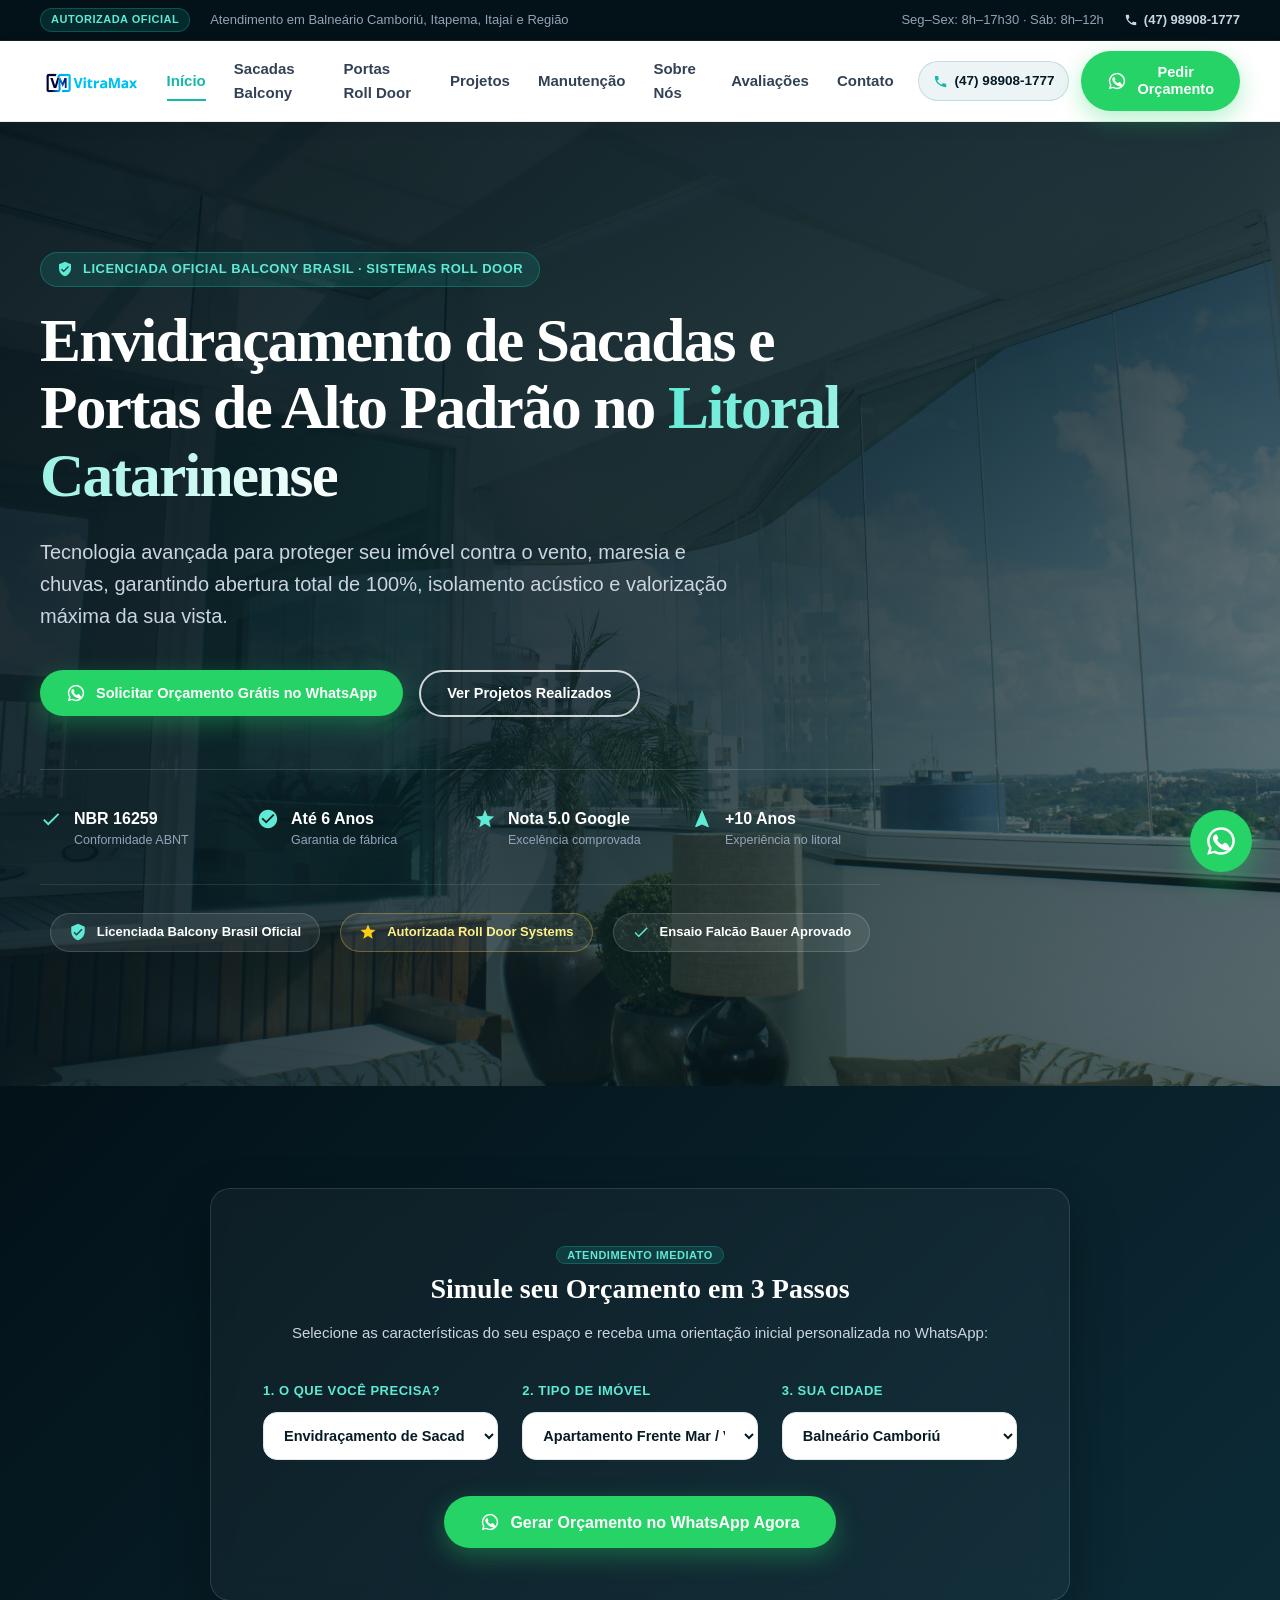
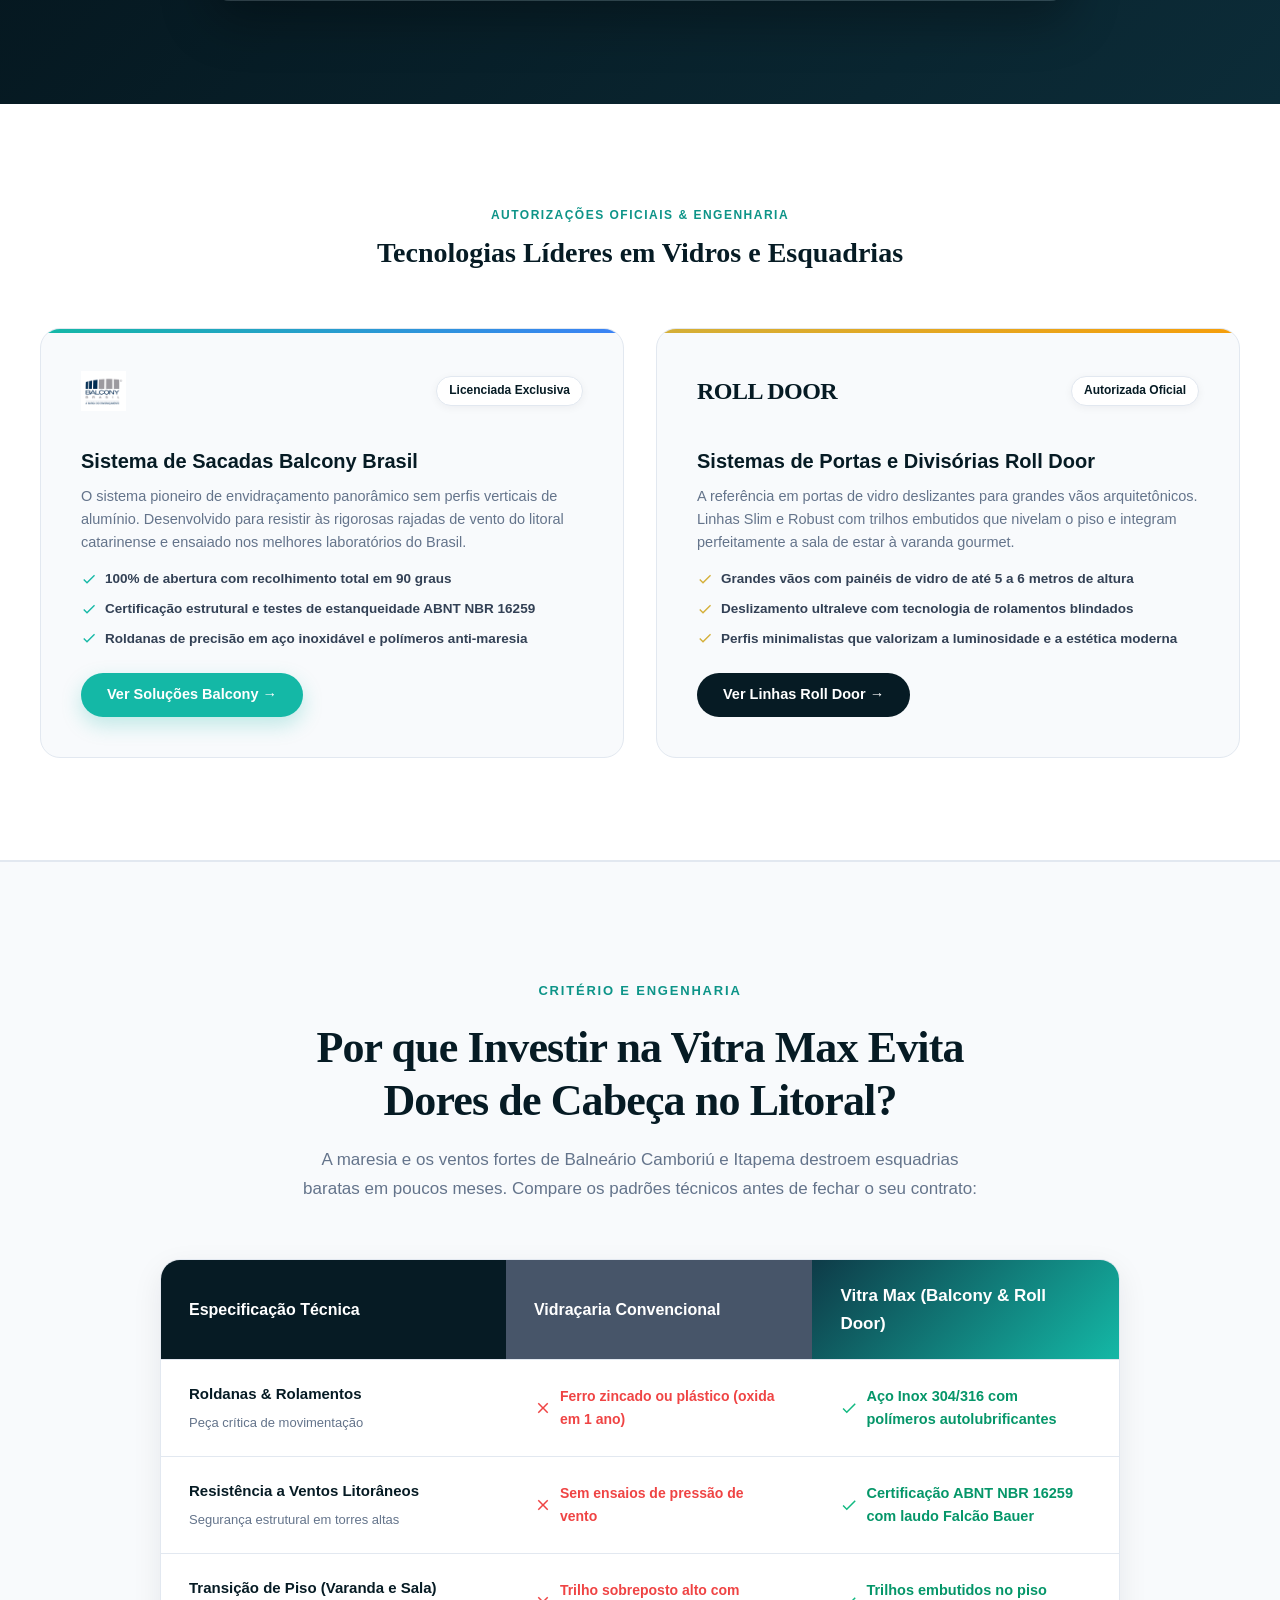
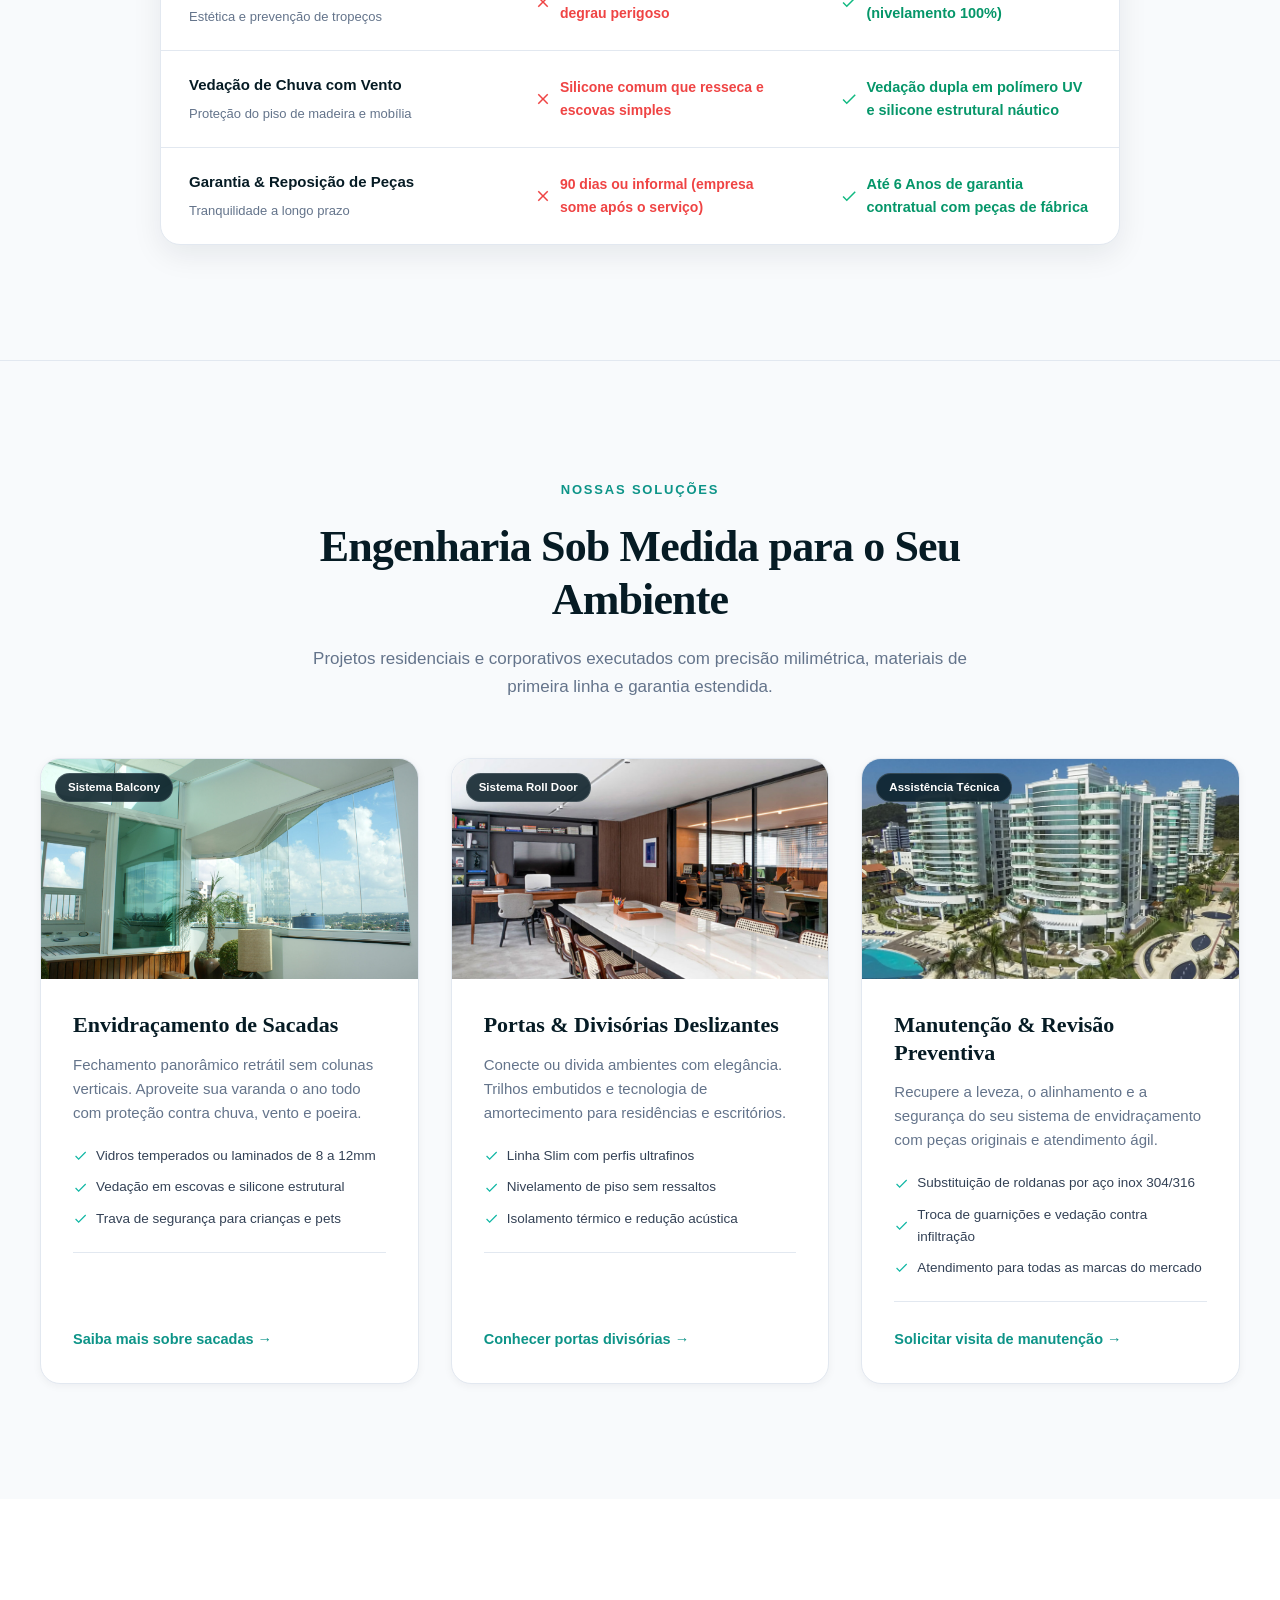
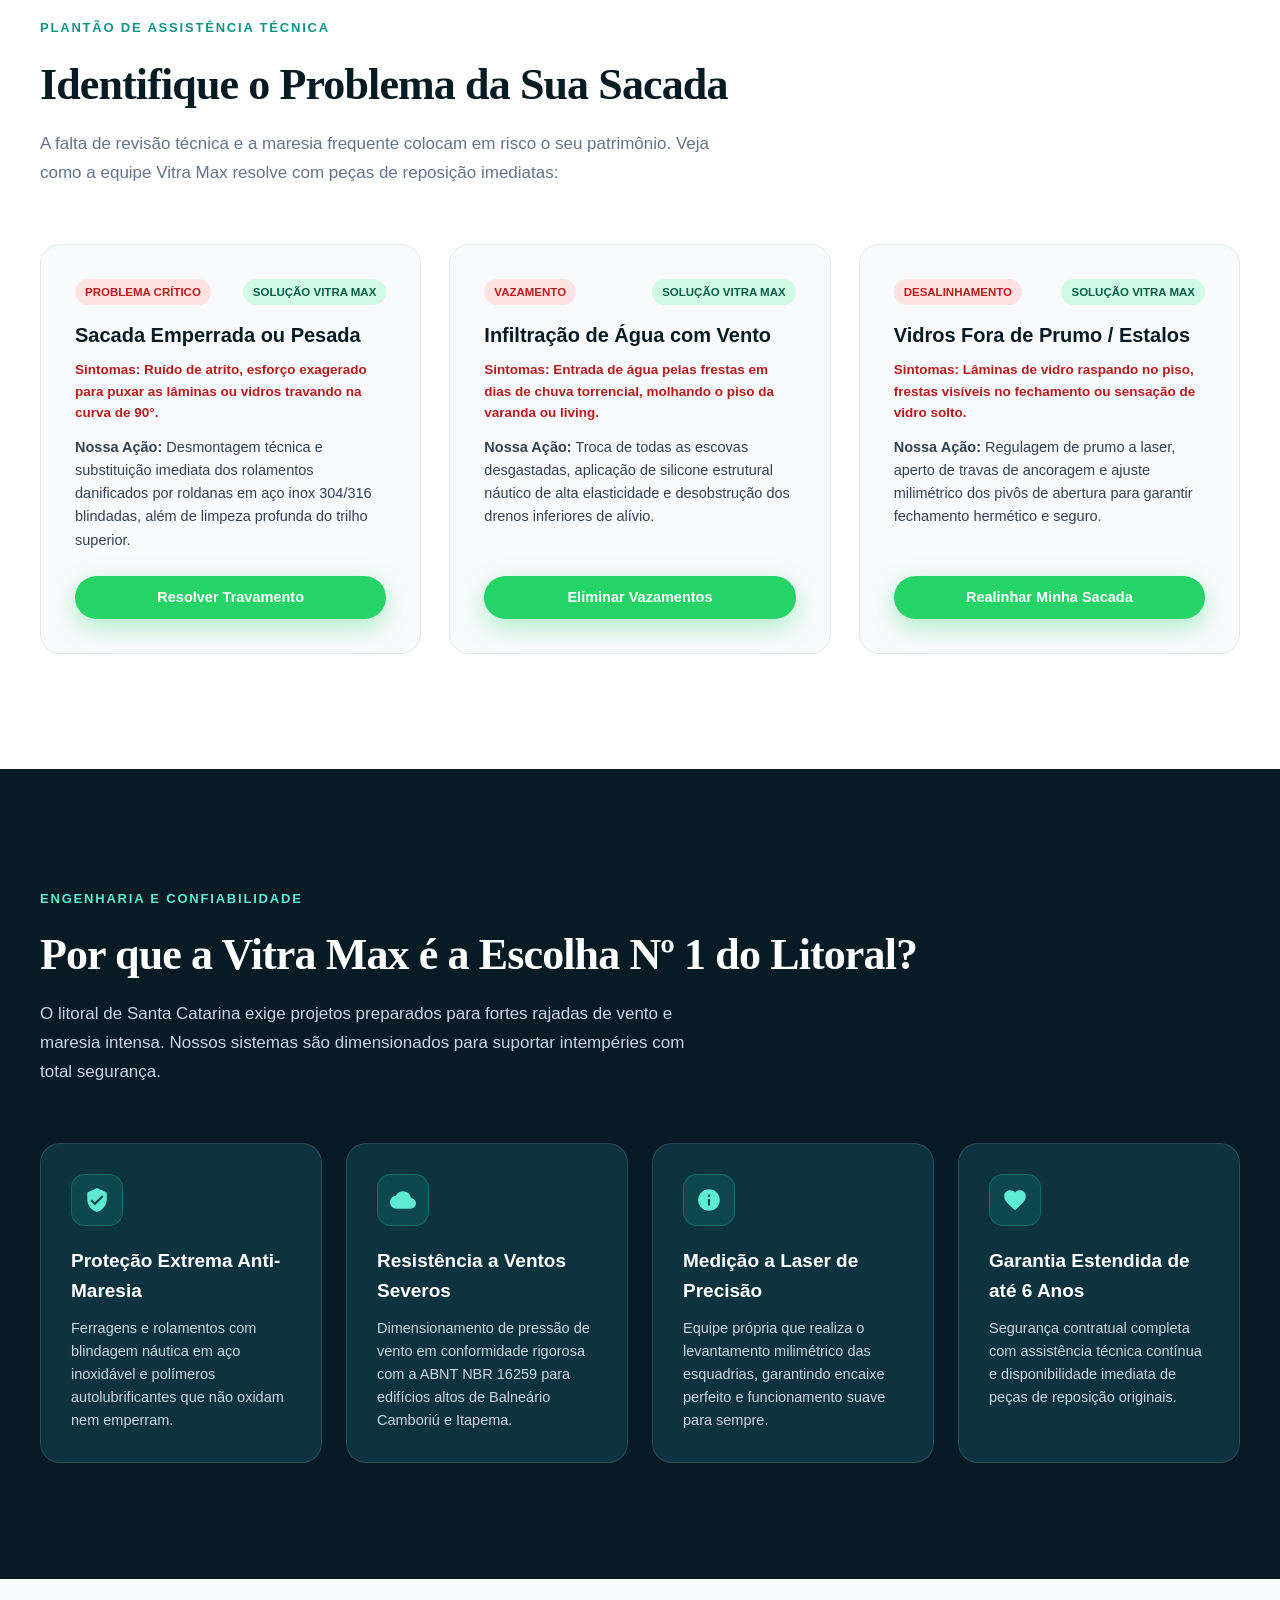
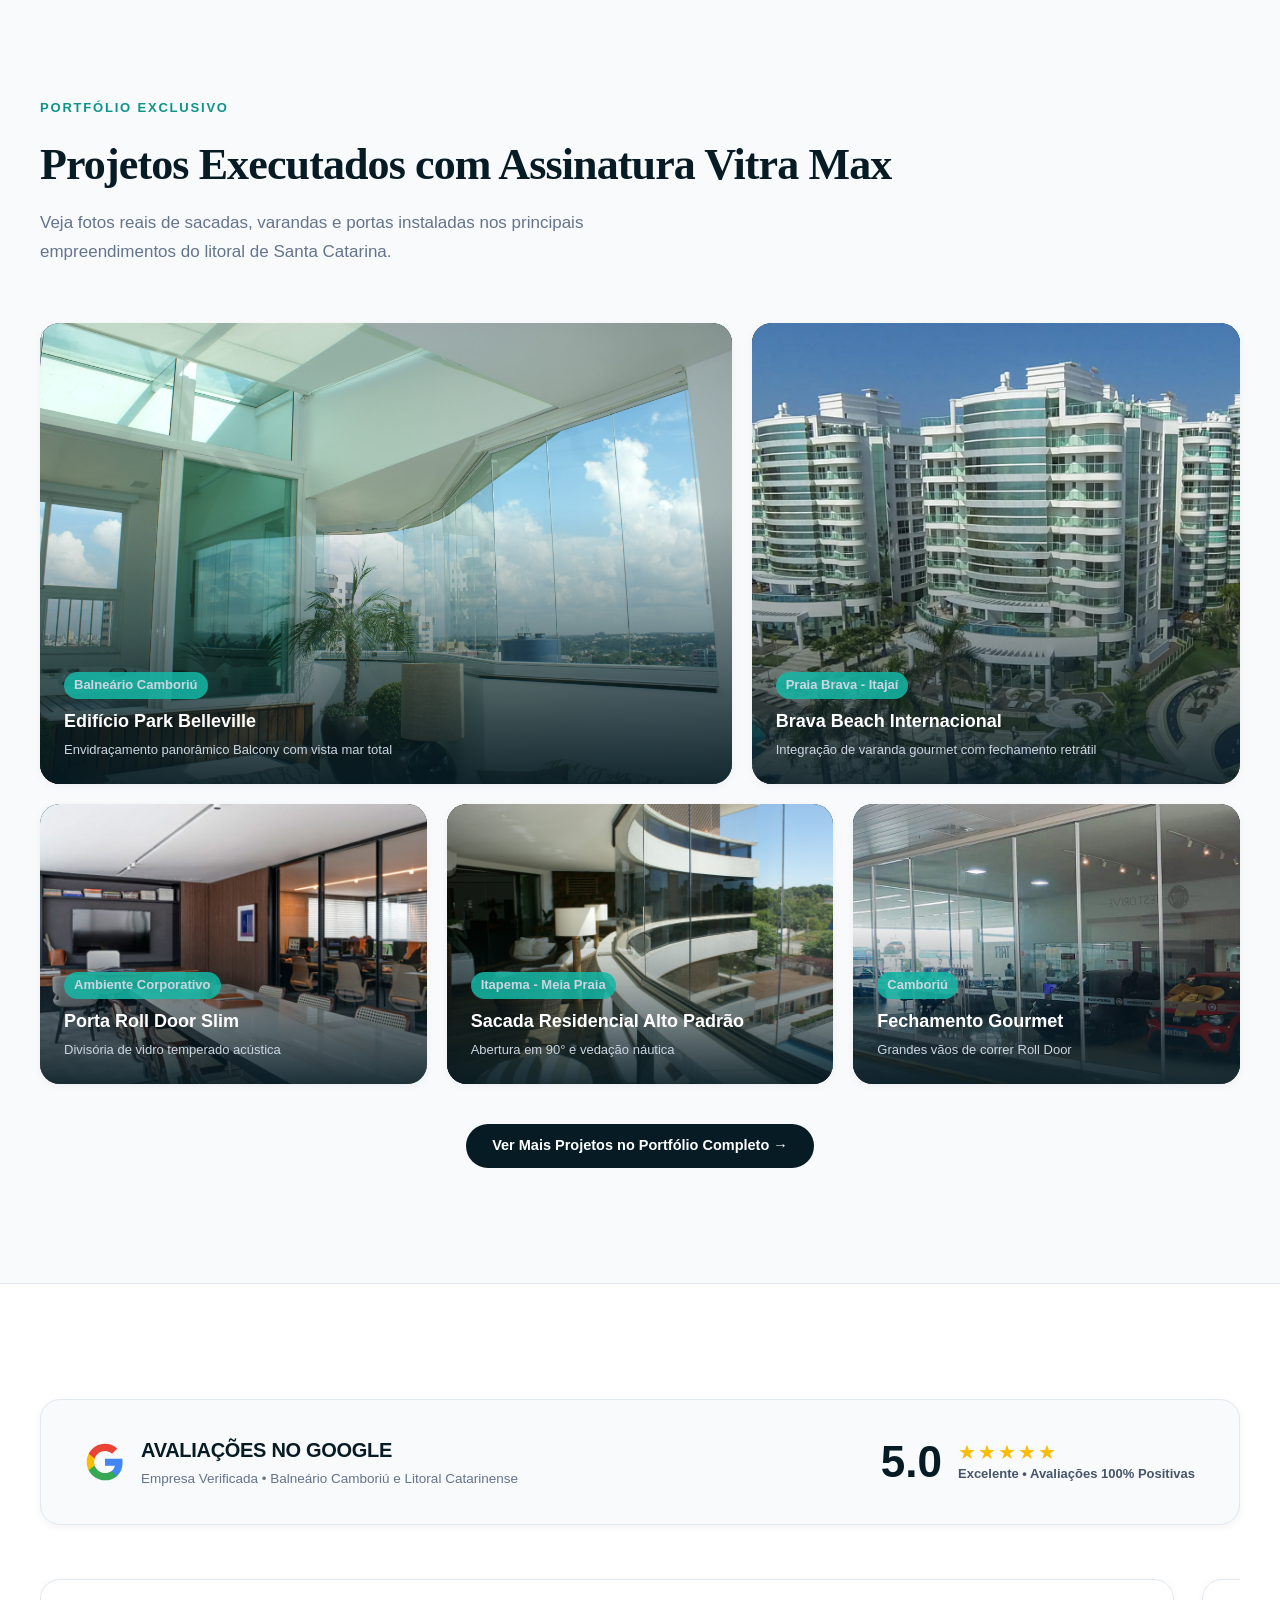
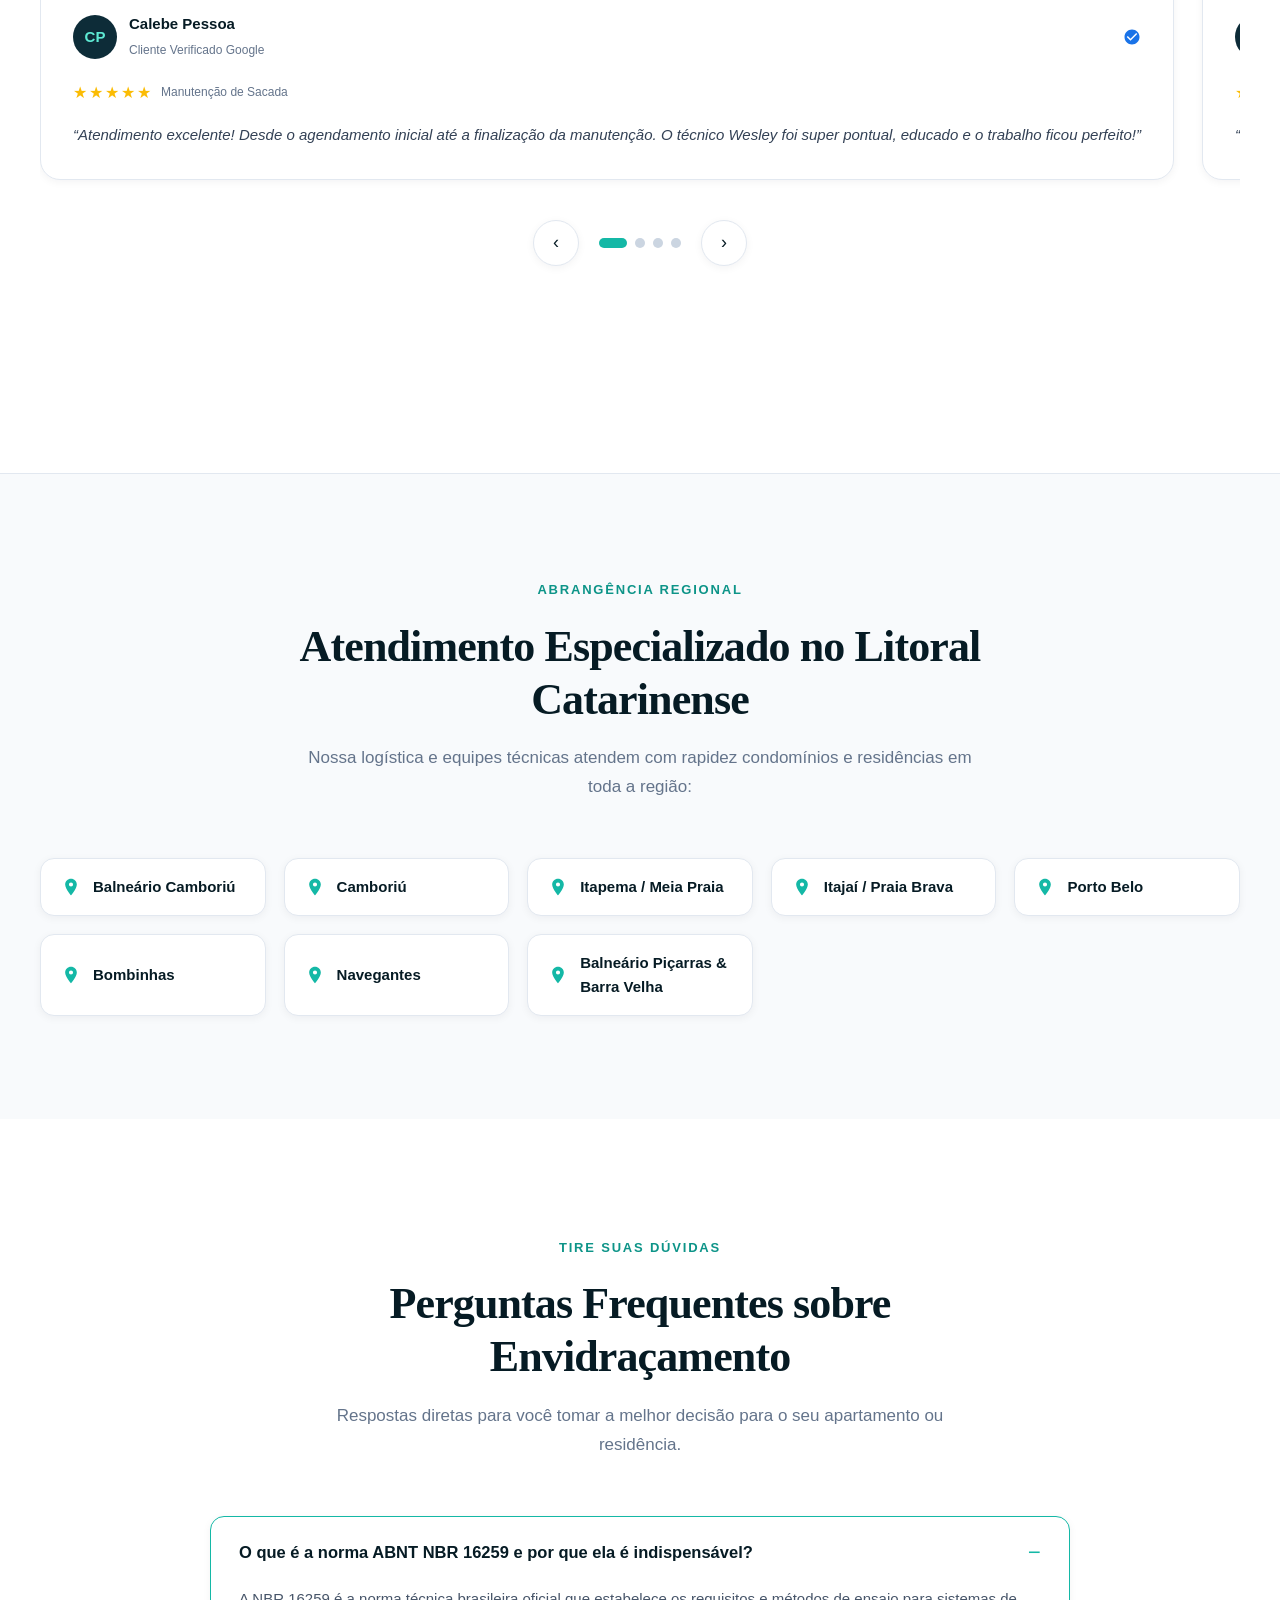
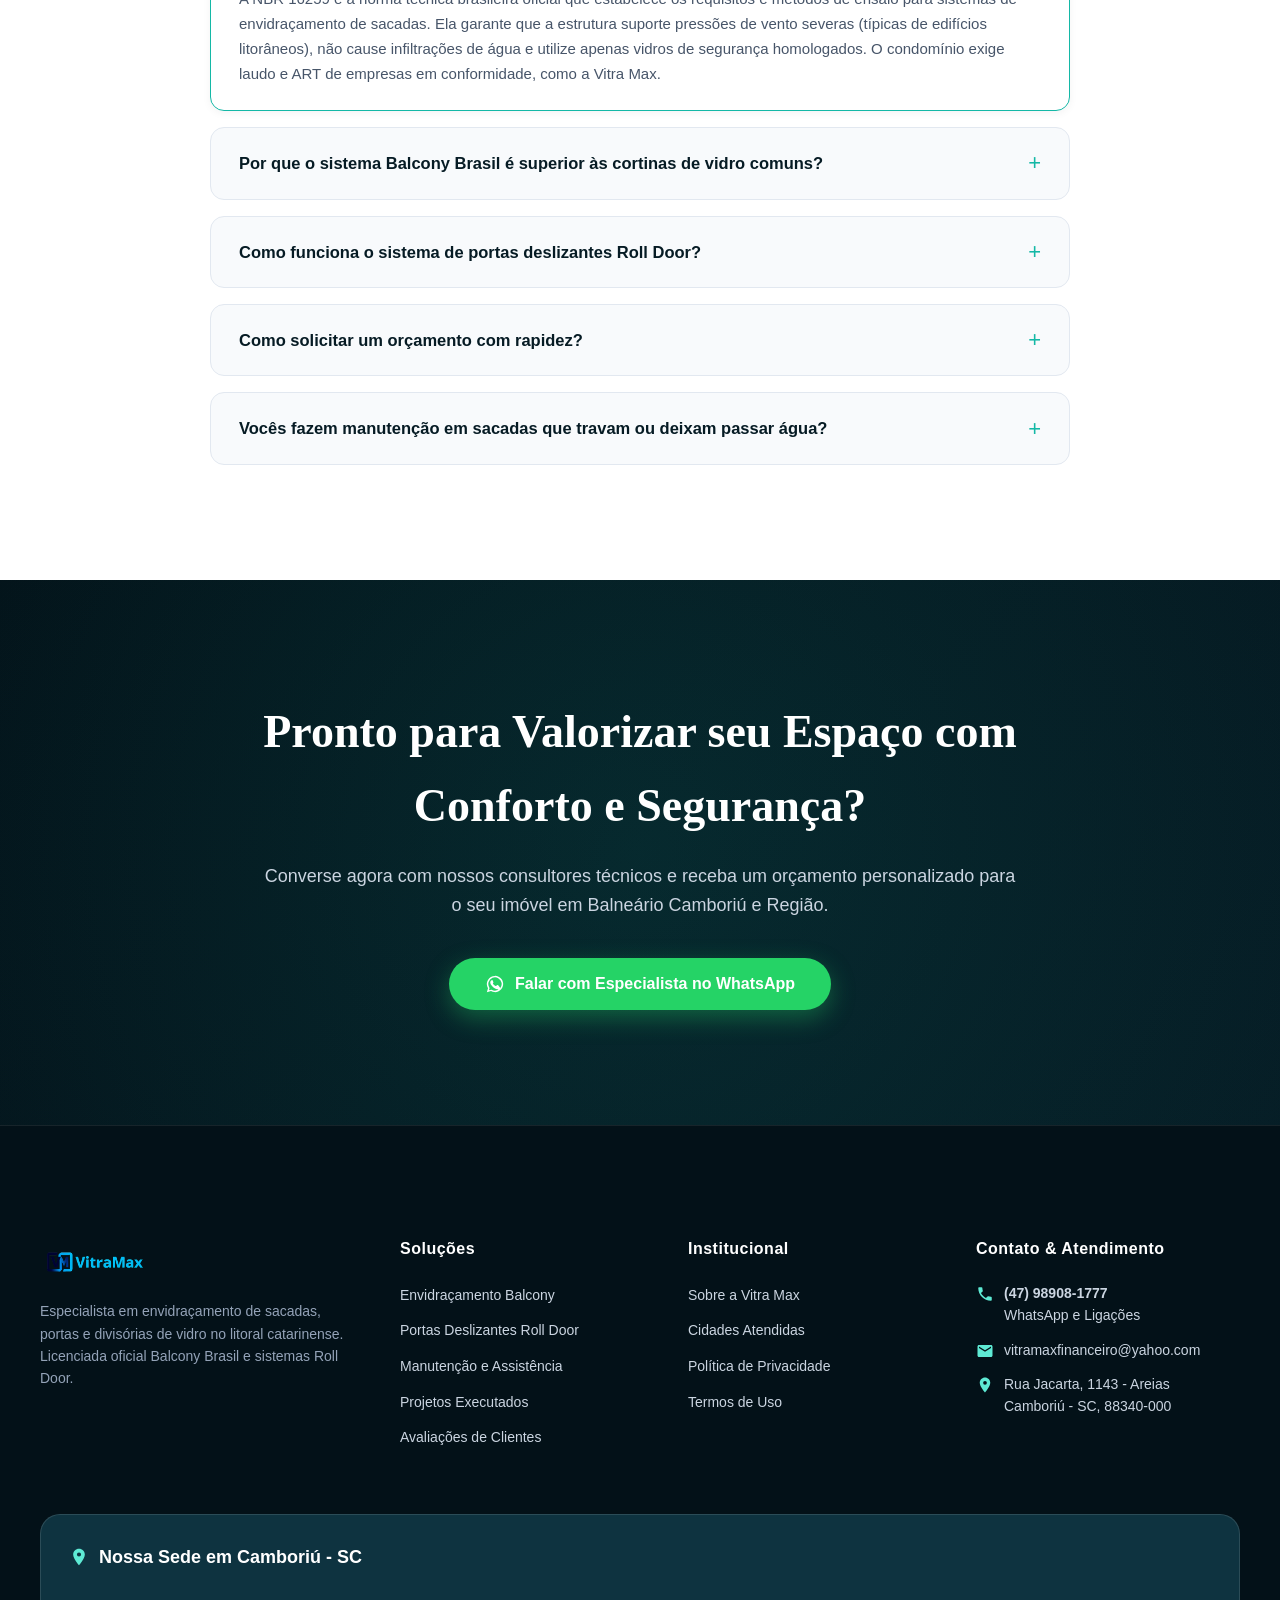
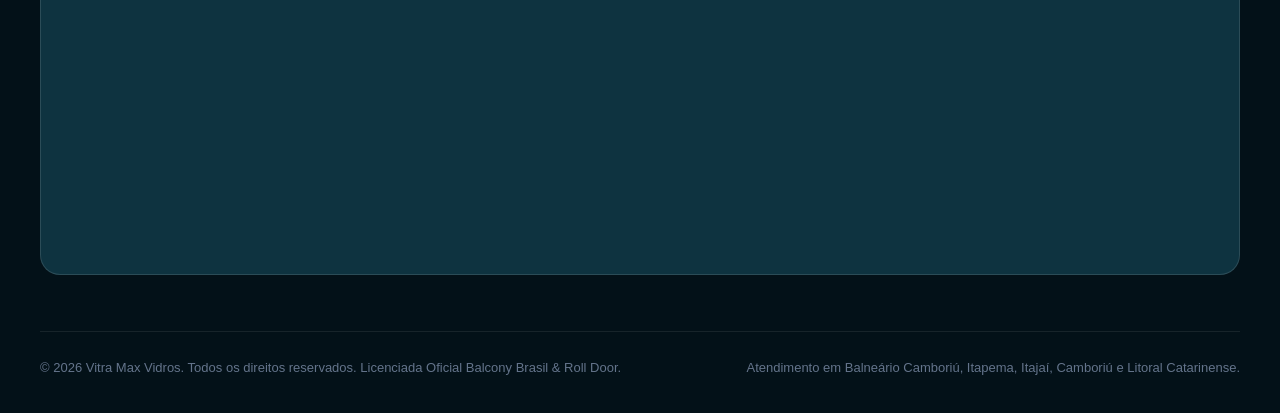
<file: index.html>
<!DOCTYPE html>
<html lang="pt-BR">
<head>
  <!-- Google Tag Manager -->
<script>(function(w,d,s,l,i){w[l]=w[l]||[];w[l].push({'gtm.start':
new Date().getTime(),event:'gtm.js'});var f=d.getElementsByTagName(s)[0],
j=d.createElement(s),dl=l!='dataLayer'?'&l='+l:'';j.async=true;j.src=
'https://www.googletagmanager.com/gtm.js?id='+i+dl;f.parentNode.insertBefore(j,f);
})(window,document,'script','dataLayer','GTM-5V336NNX');</script>
<!-- End Google Tag Manager -->

  <meta charset="UTF-8">
  <meta name="viewport" content="width=device-width, initial-scale=1.0">
  <title>Vitra Max | Envidraçamento de Sacadas e Portas Deslizantes em Balneário Camboriú e Região</title>
  <meta name="description" content="Especialista em envidraçamento de sacadas, cortinas de vidro e portas divisórias no Litoral Catarinense. Licenciada Oficial Balcony Brasil e Roll Door. Solicite seu orçamento!">
  <meta name="robots" content="index, follow">
  <link rel="canonical" href="https://vitramax.com.br/">
  
  <!-- Open Graph / Redes Sociais -->
  <meta property="og:locale" content="pt_BR">
  <meta property="og:type" content="website">
  <meta property="og:title" content="Vitra Max | Envidraçamento de Sacadas e Portas Deslizantes">
  <meta property="og:description" content="Soluções sob medida em vidro de alto padrão. Licenciada Balcony Brasil e Roll Door em Balneário Camboriú, Itapema e Região.">
  <meta property="og:url" content="https://vitramax.com.br/">
  <meta property="og:site_name" content="Vitra Max Vidros">
  <meta property="og:image" content="imagens/park-belleville-25-scaled.jpg">

  <link rel="stylesheet" href="site.css?v=4.0">

  <!-- Schema.org Structured Data -->
  <script type="application/ld+json">
  {
    "@context": "https://schema.org",
    "@graph": [
      {
        "@type": ["HomeAndConstructionBusiness", "LocalBusiness"],
        "@id": "https://vitramax.com.br/#empresa",
        "name": "Vitra Max Vidros",
        "url": "https://vitramax.com.br/",
        "logo": "https://vitramax.com.br/imagens/logo-vitramax.png",
        "image": "https://vitramax.com.br/imagens/park-belleville-25-scaled.jpg",
        "telephone": "+55-47-98908-1777",
        "email": "vitramaxfinanceiro@yahoo.com",
        "priceRange": "$$",
        "address": {
          "@type": "PostalAddress",
          "streetAddress": "Rua Jacarta, 1143 - Bairro Areias",
          "addressLocality": "Camboriú",
          "addressRegion": "SC",
          "postalCode": "88340-000",
          "addressCountry": "BR"
        },
        "geo": {
          "@type": "GeoCoordinates",
          "latitude": -27.025984,
          "longitude": -48.654876
        },
        "areaServed": [
          "Balneário Camboriú",
          "Camboriú",
          "Itapema",
          "Itajaí",
          "Porto Belo",
          "Bombinhas",
          "Navegantes",
          "Balneário Piçarras",
          "Barra Velha"
        ],
        "openingHoursSpecification": [
          {
            "@type": "OpeningHoursSpecification",
            "dayOfWeek": ["Monday", "Tuesday", "Wednesday", "Thursday", "Friday"],
            "opens": "08:00",
            "closes": "17:30"
          },
          {
            "@type": "OpeningHoursSpecification",
            "dayOfWeek": ["Saturday"],
            "opens": "08:00",
            "closes": "12:00"
          }
        ],
        "aggregateRating": {
          "@type": "AggregateRating",
          "ratingValue": "5.0",
          "reviewCount": "48",
          "bestRating": "5",
          "worstRating": "1"
        }
      },
      {
        "@type": "FAQPage",
        "@id": "https://vitramax.com.br/#faq",
        "mainEntity": [
          {
            "@type": "Question",
            "name": "Qual é a tecnologia de envidraçamento utilizada pela Vitra Max?",
            "acceptedAnswer": {
              "@type": "Answer",
              "text": "A Vitra Max é licenciada oficial da Balcony Brasil, referência nacional em sistemas de envidraçamento panorâmico retrátil sem perfis verticais de alumínio, em total conformidade com a norma técnica ABNT NBR 16259."
            }
          },
          {
            "@type": "Question",
            "name": "O que é o sistema Roll Door de portas e divisórias?",
            "acceptedAnswer": {
              "@type": "Answer",
              "text": "O sistema Roll Door é a mais avançada tecnologia para portas e painéis deslizantes de vidro para grandes vãos, garantindo deslizamento suave, opções de trilhos embutidos no piso e alta vedação acústica e de vento."
            }
          },
          {
            "@type": "Question",
            "name": "Qual é a garantia oferecida nos projetos?",
            "acceptedAnswer": {
              "@type": "Answer",
              "text": "Oferecemos até 6 anos de garantia conforme a linha de produto e o projeto contratado, cobrindo componentes estruturais, vedação e roldanas inoxidáveis."
            }
          },
          {
            "@type": "Question",
            "name": "Vocês realizam manutenção em sacadas instaladas por outras empresas?",
            "acceptedAnswer": {
              "@type": "Answer",
              "text": "Sim! Contamos com equipe técnica especializada para manutenção preventiva e corretiva, troca de roldanas oxidadas por peças em aço inox, regulagem de painéis e substituição de escovas e vedação."
            }
          }
        ]
      }
    ]
  }
  </script>
</head>
<body>
  <!-- Google Tag Manager (noscript) -->
<noscript><iframe src="https://www.googletagmanager.com/ns.html?id=GTM-5V336NNX"
height="0" width="0" style="display:none;visibility:hidden"></iframe></noscript>
<!-- End Google Tag Manager (noscript) -->


  <!-- Topbar Informativa -->
  <div class="topbar">
    <div class="wrap">
      <div class="topbar-left">
        <span class="badge-tag">Autorizada Oficial</span>
        <span>Atendimento em Balneário Camboriú, Itapema, Itajaí e Região</span>
      </div>
      <div class="topbar-right">
        <span>Seg–Sex: 8h–17h30 · Sáb: 8h–12h</span>
        <a href="tel:+5547989081777">
          <svg viewBox="0 0 24 24"><path d="M20.01 15.38c-1.23 0-2.42-.2-3.53-.56a.977.977 0 0 0-1.01.24l-2.2 2.2a15.05 15.05 0 0 1-6.59-6.59l2.2-2.21a.96.96 0 0 0 .25-1.01A11.36 11.36 0 0 1 8.57 3.9c0-.55-.45-1-1-1H4c-.55 0-1 .45-1 1 0 9.39 7.61 17 17 17 .55 0 1-.45 1-1v-3.52c0-.55-.45-1-.99-1z"/></svg>
          (47) 98908-1777
        </a>
      </div>
    </div>
  </div>

  <!-- Cabeçalho Principal -->
  <header class="site-header">
    <div class="wrap header-inner">
      <a class="brand" href="/" title="Vitra Max Vidros">
        <img src="imagens/logo-vitramax.png" alt="Vitra Max Vidros de Alto Padrão">
      </a>

      <nav class="main-nav">
        <a href="/" class="active">Início</a>
        <a href="/envidracamento-de-sacadas">Sacadas Balcony</a>
        <a href="/portas-divisorias">Portas Roll Door</a>
        <a href="/projetos-de-envidracamento">Projetos</a>
        <a href="/manutencao-de-envidracamento">Manutenção</a>
        <a href="/sobre-a-vitra-max">Sobre Nós</a>
        <a href="#avaliacoes">Avaliações</a>
        <a href="#contato">Contato</a>
              <div class="mobile-nav-cta">
          <a class="btn-phone-full" href="tel:+5547989081777">
            <svg viewBox="0 0 24 24"><path d="M6.62 10.79a15.05 15.05 0 006.59 6.59l2.2-2.2a1 1 0 011.02-.24 11.72 11.72 0 003.68.59 1 1 0 011 1V20a1 1 0 01-1 1A17 17 0 013 4a1 1 0 011-1h3.5a1 1 0 011 1 11.72 11.72 0 00.59 3.68 1 1 0 01-.24 1.02l-2.23 2.09z"/></svg>
            Ligar para (47) 98908-1777
          </a>
        </div>
      </nav>

      <div class="header-actions">
<a class="header-phone" href="tel:+5547989081777" title="Ligue para a Vitra Max: (47) 98908-1777">
          <svg viewBox="0 0 24 24"><path d="M6.62 10.79a15.05 15.05 0 006.59 6.59l2.2-2.2a1 1 0 011.02-.24 11.72 11.72 0 003.68.59 1 1 0 011 1V20a1 1 0 01-1 1A17 17 0 013 4a1 1 0 011-1h3.5a1 1 0 011 1 11.72 11.72 0 00.59 3.68 1 1 0 01-.24 1.02l-2.23 2.09z"/></svg>
          <span>(47) 98908-1777</span>
        </a>
<a class="btn btn-whatsapp" href="https://wa.me/5547989081777?text=Ol%C3%A1!%20Vim%20pelo%20site%20da%20Vitra%20Max%20e%20gostaria%20de%20um%20or%C3%A7amento." target="_blank" rel="noopener">
          <svg viewBox="0 0 32 32"><path d="M16 3a13 13 0 0 0-11.2 19.6L3 29l6.6-1.7A13 13 0 1 0 16 3Zm0 23.7a10.6 10.6 0 0 1-5.4-1.5l-.4-.2-3.9 1 1-3.8-.3-.4A10.7 10.7 0 1 1 16 26.7Zm5.9-8c-.3-.2-1.9-.9-2.2-1s-.5-.2-.8.2-1 1-1.2 1.2-.4.3-.7.1a8.7 8.7 0 0 1-2.6-1.6 9.6 9.6 0 0 1-1.8-2.3c-.2-.3 0-.5.1-.7l.5-.6c.2-.2.2-.4.3-.6 0-.2-.1-.5-.2-.7l-1-2.3c-.3-.7-.6-.6-.8-.6h-.7c-.3 0-.7.1-1 .5-.4.4-1.4 1.3-1.4 3.2s1.4 3.7 1.6 4c.2.2 2.8 4.3 6.8 6 1 .4 1.7.7 2.3.9 1 .3 1.9.3 2.6.2.8-.1 1.9-.8 2.2-1.5.3-.7.3-1.3.2-1.5s-.3-.3-.6-.5Z"/></svg>
          Pedir Orçamento
        </a>
        <button class="menu-toggle" aria-label="Abrir Menu de Navegação" aria-expanded="false">☰</button>
      </div>
    </div>
  </header>

  <!-- Hero Section -->
  <section class="hero" style="--hero-bg: url('imagens/park-belleville-25-scaled.jpg')">
    <div class="wrap">
      <div class="hero-content">
        <div class="hero-pill">
          <svg viewBox="0 0 24 24"><path d="M12 1L3 5v6c0 5.55 3.84 10.74 9 12 5.16-1.26 9-6.45 9-12V5l-9-4zm-2 16l-4-4 1.41-1.41L10 14.17l6.59-6.59L18 9l-8 8z"/></svg>
          Licenciada Oficial Balcony Brasil · Sistemas Roll Door
        </div>
        <h1>Envidraçamento de Sacadas e Portas de Alto Padrão no <span class="highlight">Litoral Catarinense</span></h1>
        <p class="lead">Tecnologia avançada para proteger seu imóvel contra o vento, maresia e chuvas, garantindo abertura total de 100%, isolamento acústico e valorização máxima da sua vista.</p>

        <div class="hero-actions">
          <a class="btn btn-whatsapp" href="https://wa.me/5547989081777?text=Ol%C3%A1!%20Gostaria%20de%20solicitar%20um%20or%C3%A7amento%20para%20o%20meu%20im%C3%B3vel." target="_blank" rel="noopener">
            <svg viewBox="0 0 32 32"><path d="M16 3a13 13 0 0 0-11.2 19.6L3 29l6.6-1.7A13 13 0 1 0 16 3Zm0 23.7a10.6 10.6 0 0 1-5.4-1.5l-.4-.2-3.9 1 1-3.8-.3-.4A10.7 10.7 0 1 1 16 26.7Zm5.9-8c-.3-.2-1.9-.9-2.2-1s-.5-.2-.8.2-1 1-1.2 1.2-.4.3-.7.1a8.7 8.7 0 0 1-2.6-1.6 9.6 9.6 0 0 1-1.8-2.3c-.2-.3 0-.5.1-.7l.5-.6c.2-.2.2-.4.3-.6 0-.2-.1-.5-.2-.7l-1-2.3c-.3-.7-.6-.6-.8-.6h-.7c-.3 0-.7.1-1 .5-.4.4-1.4 1.3-1.4 3.2s1.4 3.7 1.6 4c.2.2 2.8 4.3 6.8 6 1 .4 1.7.7 2.3.9 1 .3 1.9.3 2.6.2.8-.1 1.9-.8 2.2-1.5.3-.7.3-1.3.2-1.5s-.3-.3-.6-.5Z"/></svg>
            Solicitar Orçamento Grátis no WhatsApp
          </a>
          <a class="btn btn-outline" href="/projetos-de-envidracamento">Ver Projetos Realizados</a>
        </div>

        <div class="hero-trust-bar">
          <div class="trust-item">
            <svg viewBox="0 0 24 24"><path d="M9 16.2L4.8 12l-1.4 1.4L9 19 21 7l-1.4-1.4L9 16.2z"/></svg>
            <div>
              <strong>NBR 16259</strong>
              <span>Conformidade ABNT</span>
            </div>
          </div>
          <div class="trust-item">
            <svg viewBox="0 0 24 24"><path d="M12 2C6.48 2 2 6.48 2 12s4.48 10 10 10 10-4.48 10-10S17.52 2 12 2zm-2 15l-5-5 1.41-1.41L10 14.17l7.59-7.59L19 8l-9 9z"/></svg>
            <div>
              <strong>Até 6 Anos</strong>
              <span>Garantia de fábrica</span>
            </div>
          </div>
          <div class="trust-item">
            <svg viewBox="0 0 24 24"><path d="M12 17.27L18.18 21l-1.64-7.03L22 9.24l-7.19-.61L12 2 9.19 8.63 2 9.24l5.46 4.73L5.82 21z"/></svg>
            <div>
              <strong>Nota 5.0 Google</strong>
              <span>Excelência comprovada</span>
            </div>
          </div>
          <div class="trust-item">
            <svg viewBox="0 0 24 24"><path d="M12 2L4.5 20.29l.71.71L12 18l6.79 3 .71-.71z"/></svg>
            <div>
              <strong>+10 Anos</strong>
              <span>Experiência no litoral</span>
            </div>
          </div>
        </div>

        <!-- Linha de Selos Oficiais Vetorizados -->
        <div class="official-seals-row">
          <div class="seal-badge">
            <svg viewBox="0 0 24 24"><path d="M12 1L3 5v6c0 5.55 3.84 10.74 9 12 5.16-1.26 9-6.45 9-12V5l-9-4zm-2 16l-4-4 1.41-1.41L10 14.17l6.59-6.59L18 9l-8 8z"/></svg>
            Licenciada Balcony Brasil Oficial
          </div>
          <div class="seal-badge gold">
            <svg viewBox="0 0 24 24"><path d="M12 17.27L18.18 21l-1.64-7.03L22 9.24l-7.19-.61L12 2 9.19 8.63 2 9.24l5.46 4.73L5.82 21z"/></svg>
            Autorizada Roll Door Systems
          </div>
          <div class="seal-badge">
            <svg viewBox="0 0 24 24"><path d="M9 16.2L4.8 12l-1.4 1.4L9 19 21 7l-1.4-1.4L9 16.2z"/></svg>
            Ensaio Falcão Bauer Aprovado
          </div>
        </div>

      </div>
    </div>
  </section>

  <!-- NOVO: Seletor Interativo de Orçamento Rápido (WhatsApp Lead Magnet) -->
  <section class="quote-widget-section">
    <div class="wrap">
      <div class="quote-widget-box">
        <div class="quote-widget-header">
          <span class="badge-tag" style="margin-bottom:10px;">Atendimento Imediato</span>
          <h3>Simule seu Orçamento em 3 Passos</h3>
          <p>Selecione as características do seu espaço e receba uma orientação inicial personalizada no WhatsApp:</p>
        </div>

        <form id="quick-quote-form">
          <div class="quote-grid-steps">
            <div class="quote-step">
              <label for="calc-service">1. O que você precisa?</label>
              <select id="calc-service" class="quote-select">
                <option value="Envidraçamento de Sacada (Sistema Balcony)">Envidraçamento de Sacada (Balcony)</option>
                <option value="Portas Deslizantes (Sistema Roll Door)">Portas Deslizantes (Roll Door)</option>
                <option value="Manutenção / Troca de Roldanas em Inox">Manutenção / Troca de Roldanas</option>
                <option value="Fechamento de Área Gourmet / SPA">Fechamento de Varanda Gourmet / SPA</option>
              </select>
            </div>

            <div class="quote-step">
              <label for="calc-property">2. Tipo de Imóvel</label>
              <select id="calc-property" class="quote-select">
                <option value="Apartamento Frente Mar / Vista Mar">Apartamento Frente Mar / Vista Mar</option>
                <option value="Apartamento em Edifício Residencial">Apartamento Residencial</option>
                <option value="Cobertura / Penthouse">Cobertura / Penthouse</option>
                <option value="Casa em Condomínio Fechado">Casa em Condomínio Fechado</option>
                <option value="Imóvel Comercial / Corporativo">Imóvel Comercial / Corporativo</option>
              </select>
            </div>

            <div class="quote-step">
              <label for="calc-city">3. Sua Cidade</label>
              <select id="calc-city" class="quote-select">
                <option value="Balneário Camboriú">Balneário Camboriú</option>
                <option value="Itapema / Meia Praia">Itapema / Meia Praia</option>
                <option value="Itajaí / Praia Brava">Itajaí / Praia Brava</option>
                <option value="Camboriú">Camboriú</option>
                <option value="Porto Belo / Bombinhas">Porto Belo / Bombinhas</option>
                <option value="Navegantes / Piçarras / Barra Velha">Navegantes / Piçarras / Barra Velha</option>
              </select>
            </div>
          </div>

          <div class="quote-widget-submit">
            <button type="submit" class="btn btn-whatsapp" style="padding:16px 36px; font-size:16px;">
              <svg viewBox="0 0 32 32"><path d="M16 3a13 13 0 0 0-11.2 19.6L3 29l6.6-1.7A13 13 0 1 0 16 3Zm0 23.7a10.6 10.6 0 0 1-5.4-1.5l-.4-.2-3.9 1 1-3.8-.3-.4A10.7 10.7 0 1 1 16 26.7Zm5.9-8c-.3-.2-1.9-.9-2.2-1s-.5-.2-.8.2-1 1-1.2 1.2-.4.3-.7.1a8.7 8.7 0 0 1-2.6-1.6 9.6 9.6 0 0 1-1.8-2.3c-.2-.3 0-.5.1-.7l.5-.6c.2-.2.2-.4.3-.6 0-.2-.1-.5-.2-.7l-1-2.3c-.3-.7-.6-.6-.8-.6h-.7c-.3 0-.7.1-1 .5-.4.4-1.4 1.3-1.4 3.2s1.4 3.7 1.6 4c.2.2 2.8 4.3 6.8 6 1 .4 1.7.7 2.3.9 1 .3 1.9.3 2.6.2.8-.1 1.9-.8 2.2-1.5.3-.7.3-1.3.2-1.5s-.3-.3-.6-.5Z"/></svg>
              Gerar Orçamento no WhatsApp Agora
            </button>
          </div>
        </form>
      </div>
    </div>
  </section>

  <!-- Seção de Parcerias Oficiais (Balcony Brasil & Roll Door) -->
  <section class="partners-section">
    <div class="wrap partners-inner">
      <div class="partners-header">
        <span class="kicker">Autorizações Oficiais & Engenharia</span>
        <h2>Tecnologias Líderes em Vidros e Esquadrias</h2>
      </div>

      <div class="partners-grid">
        <!-- Card Balcony Brasil -->
        <article class="partner-card">
          <div class="partner-top">
            <div class="partner-logo-box">
              <img src="imagens/balcony_brasil_logo.png" alt="Balcony Brasil Logo">
            </div>
            <span class="partner-badge">Licenciada Exclusiva</span>
          </div>
          <div>
            <h3>Sistema de Sacadas Balcony Brasil</h3>
            <p>O sistema pioneiro de envidraçamento panorâmico sem perfis verticais de alumínio. Desenvolvido para resistir às rigorosas rajadas de vento do litoral catarinense e ensaiado nos melhores laboratórios do Brasil.</p>
            <ul class="partner-features">
              <li>
                <svg viewBox="0 0 24 24"><path d="M9 16.2L4.8 12l-1.4 1.4L9 19 21 7l-1.4-1.4L9 16.2z"/></svg>
                100% de abertura com recolhimento total em 90 graus
              </li>
              <li>
                <svg viewBox="0 0 24 24"><path d="M9 16.2L4.8 12l-1.4 1.4L9 19 21 7l-1.4-1.4L9 16.2z"/></svg>
                Certificação estrutural e testes de estanqueidade ABNT NBR 16259
              </li>
              <li>
                <svg viewBox="0 0 24 24"><path d="M9 16.2L4.8 12l-1.4 1.4L9 19 21 7l-1.4-1.4L9 16.2z"/></svg>
                Roldanas de precisão em aço inoxidável e polímeros anti-maresia
              </li>
            </ul>
          </div>
          <div>
            <a class="btn btn-teal" href="/envidracamento-de-sacadas">Ver Soluções Balcony →</a>
          </div>
        </article>

        <!-- Card Roll Door -->
        <article class="partner-card roll-door">
          <div class="partner-top">
            <div class="partner-logo-box">
              <span class="partner-logo-text">ROLL DOOR</span>
            </div>
            <span class="partner-badge">Autorizada Oficial</span>
          </div>
          <div>
            <h3>Sistemas de Portas e Divisórias Roll Door</h3>
            <p>A referência em portas de vidro deslizantes para grandes vãos arquitetônicos. Linhas Slim e Robust com trilhos embutidos que nivelam o piso e integram perfeitamente a sala de estar à varanda gourmet.</p>
            <ul class="partner-features">
              <li>
                <svg viewBox="0 0 24 24"><path d="M9 16.2L4.8 12l-1.4 1.4L9 19 21 7l-1.4-1.4L9 16.2z"/></svg>
                Grandes vãos com painéis de vidro de até 5 a 6 metros de altura
              </li>
              <li>
                <svg viewBox="0 0 24 24"><path d="M9 16.2L4.8 12l-1.4 1.4L9 19 21 7l-1.4-1.4L9 16.2z"/></svg>
                Deslizamento ultraleve com tecnologia de rolamentos blindados
              </li>
              <li>
                <svg viewBox="0 0 24 24"><path d="M9 16.2L4.8 12l-1.4 1.4L9 19 21 7l-1.4-1.4L9 16.2z"/></svg>
                Perfis minimalistas que valorizam a luminosidade e a estética moderna
              </li>
            </ul>
          </div>
          <div>
            <a class="btn btn-dark" href="/portas-divisorias">Ver Linhas Roll Door →</a>
          </div>
        </article>
      </div>
    </div>
  </section>

  <!-- NOVO: TABELA COMPARATIVA DE AUTORIDADE (VIDRAÇARIA COMUM VS. VITRA MAX) -->
  <section class="comparison-section">
    <div class="wrap">
      <div class="sec-header center">
        <span class="sec-kicker">Critério e Engenharia</span>
        <h2 class="sec-title">Por que Investir na Vitra Max Evita Dores de Cabeça no Litoral?</h2>
        <p class="sec-desc">A maresia e os ventos fortes de Balneário Camboriú e Itapema destroem esquadrias baratas em poucos meses. Compare os padrões técnicos antes de fechar o seu contrato:</p>
      </div>

      <div class="comp-table-wrap">
        <table class="comp-table">
          <thead>
            <tr>
              <th style="width:36%;">Especificação Técnica</th>
              <th style="width:32%; background:#475569;">Vidraçaria Convencional</th>
              <th class="highlight-th" style="width:32%;">Vitra Max (Balcony & Roll Door)</th>
            </tr>
          </thead>
          <tbody>
            <tr>
              <td>
                <span class="comp-feat-title">Roldanas & Rolamentos</span>
                <span class="comp-feat-desc">Peça crítica de movimentação</span>
              </td>
              <td>
                <div class="comp-cross">
                  <svg viewBox="0 0 24 24"><path d="M19 6.41L17.59 5 12 10.59 6.41 5 5 6.41 10.59 12 5 17.59 6.41 19 12 13.41 17.59 19 19 17.59 13.41 12z"/></svg>
                  Ferro zincado ou plástico (oxida em 1 ano)
                </div>
              </td>
              <td>
                <div class="comp-check">
                  <svg viewBox="0 0 24 24"><path d="M9 16.2L4.8 12l-1.4 1.4L9 19 21 7l-1.4-1.4L9 16.2z"/></svg>
                  Aço Inox 304/316 com polímeros autolubrificantes
                </div>
              </td>
            </tr>
            <tr>
              <td>
                <span class="comp-feat-title">Resistência a Ventos Litorâneos</span>
                <span class="comp-feat-desc">Segurança estrutural em torres altas</span>
              </td>
              <td>
                <div class="comp-cross">
                  <svg viewBox="0 0 24 24"><path d="M19 6.41L17.59 5 12 10.59 6.41 5 5 6.41 10.59 12 5 17.59 6.41 19 12 13.41 17.59 19 19 17.59 13.41 12z"/></svg>
                  Sem ensaios de pressão de vento
                </div>
              </td>
              <td>
                <div class="comp-check">
                  <svg viewBox="0 0 24 24"><path d="M9 16.2L4.8 12l-1.4 1.4L9 19 21 7l-1.4-1.4L9 16.2z"/></svg>
                  Certificação ABNT NBR 16259 com laudo Falcão Bauer
                </div>
              </td>
            </tr>
            <tr>
              <td>
                <span class="comp-feat-title">Transição de Piso (Varanda e Sala)</span>
                <span class="comp-feat-desc">Estética e prevenção de tropeços</span>
              </td>
              <td>
                <div class="comp-cross">
                  <svg viewBox="0 0 24 24"><path d="M19 6.41L17.59 5 12 10.59 6.41 5 5 6.41 10.59 12 5 17.59 6.41 19 12 13.41 17.59 19 19 17.59 13.41 12z"/></svg>
                  Trilho sobreposto alto com degrau perigoso
                </div>
              </td>
              <td>
                <div class="comp-check">
                  <svg viewBox="0 0 24 24"><path d="M9 16.2L4.8 12l-1.4 1.4L9 19 21 7l-1.4-1.4L9 16.2z"/></svg>
                  Trilhos embutidos no piso (nivelamento 100%)
                </div>
              </td>
            </tr>
            <tr>
              <td>
                <span class="comp-feat-title">Vedação de Chuva com Vento</span>
                <span class="comp-feat-desc">Proteção do piso de madeira e mobília</span>
              </td>
              <td>
                <div class="comp-cross">
                  <svg viewBox="0 0 24 24"><path d="M19 6.41L17.59 5 12 10.59 6.41 5 5 6.41 10.59 12 5 17.59 6.41 19 12 13.41 17.59 19 19 17.59 13.41 12z"/></svg>
                  Silicone comum que resseca e escovas simples
                </div>
              </td>
              <td>
                <div class="comp-check">
                  <svg viewBox="0 0 24 24"><path d="M9 16.2L4.8 12l-1.4 1.4L9 19 21 7l-1.4-1.4L9 16.2z"/></svg>
                  Vedação dupla em polímero UV e silicone estrutural náutico
                </div>
              </td>
            </tr>
            <tr>
              <td>
                <span class="comp-feat-title">Garantia & Reposição de Peças</span>
                <span class="comp-feat-desc">Tranquilidade a longo prazo</span>
              </td>
              <td>
                <div class="comp-cross">
                  <svg viewBox="0 0 24 24"><path d="M19 6.41L17.59 5 12 10.59 6.41 5 5 6.41 10.59 12 5 17.59 6.41 19 12 13.41 17.59 19 19 17.59 13.41 12z"/></svg>
                  90 dias ou informal (empresa some após o serviço)
                </div>
              </td>
              <td>
                <div class="comp-check">
                  <svg viewBox="0 0 24 24"><path d="M9 16.2L4.8 12l-1.4 1.4L9 19 21 7l-1.4-1.4L9 16.2z"/></svg>
                  Até 6 Anos de garantia contratual com peças de fábrica
                </div>
              </td>
            </tr>
          </tbody>
        </table>
      </div>
    </div>
  </section>

  <!-- Seção de Soluções e Produtos Especializados -->
  <section class="sec-pad" id="solucoes">
    <div class="wrap">
      <div class="sec-header center">
        <span class="sec-kicker">Nossas Soluções</span>
        <h2 class="sec-title">Engenharia Sob Medida para o Seu Ambiente</h2>
        <p class="sec-desc">Projetos residenciais e corporativos executados com precisão milimétrica, materiais de primeira linha e garantia estendida.</p>
      </div>

      <div class="services-grid">
        <!-- Serviço 1: Envidraçamento de Sacadas -->
        <article class="service-card">
          <div class="service-img-box">
            <img src="imagens/park-belleville-25-scaled.jpg" alt="Envidraçamento de Sacadas Balcony">
            <span class="service-badge">Sistema Balcony</span>
          </div>
          <div class="service-body">
            <div>
              <h3>Envidraçamento de Sacadas</h3>
              <p>Fechamento panorâmico retrátil sem colunas verticais. Aproveite sua varanda o ano todo com proteção contra chuva, vento e poeira.</p>
              <ul class="service-specs">
                <li><svg viewBox="0 0 24 24"><path d="M9 16.2L4.8 12l-1.4 1.4L9 19 21 7l-1.4-1.4L9 16.2z"/></svg> Vidros temperados ou laminados de 8 a 12mm</li>
                <li><svg viewBox="0 0 24 24"><path d="M9 16.2L4.8 12l-1.4 1.4L9 19 21 7l-1.4-1.4L9 16.2z"/></svg> Vedação em escovas e silicone estrutural</li>
                <li><svg viewBox="0 0 24 24"><path d="M9 16.2L4.8 12l-1.4 1.4L9 19 21 7l-1.4-1.4L9 16.2z"/></svg> Trava de segurança para crianças e pets</li>
              </ul>
            </div>
            <a class="service-link" href="/envidracamento-de-sacadas">Saiba mais sobre sacadas →</a>
          </div>
        </article>

        <!-- Serviço 2: Portas Divisórias Roll Door -->
        <article class="service-card">
          <div class="service-img-box">
            <img src="imagens/f-2.jpg" alt="Portas Divisórias Deslizantes Roll Door">
            <span class="service-badge">Sistema Roll Door</span>
          </div>
          <div class="service-body">
            <div>
              <h3>Portas & Divisórias Deslizantes</h3>
              <p>Conecte ou divida ambientes com elegância. Trilhos embutidos e tecnologia de amortecimento para residências e escritórios.</p>
              <ul class="service-specs">
                <li><svg viewBox="0 0 24 24"><path d="M9 16.2L4.8 12l-1.4 1.4L9 19 21 7l-1.4-1.4L9 16.2z"/></svg> Linha Slim com perfis ultrafinos</li>
                <li><svg viewBox="0 0 24 24"><path d="M9 16.2L4.8 12l-1.4 1.4L9 19 21 7l-1.4-1.4L9 16.2z"/></svg> Nivelamento de piso sem ressaltos</li>
                <li><svg viewBox="0 0 24 24"><path d="M9 16.2L4.8 12l-1.4 1.4L9 19 21 7l-1.4-1.4L9 16.2z"/></svg> Isolamento térmico e redução acústica</li>
              </ul>
            </div>
            <a class="service-link" href="/portas-divisorias">Conhecer portas divisórias →</a>
          </div>
        </article>

        <!-- Serviço 3: Manutenção Especializada -->
        <article class="service-card">
          <div class="service-img-box">
            <img src="imagens/brava-beach-1.jpg" alt="Manutenção de Cortinas de Vidro e Sacadas">
            <span class="service-badge">Assistência Técnica</span>
          </div>
          <div class="service-body">
            <div>
              <h3>Manutenção & Revisão Preventiva</h3>
              <p>Recupere a leveza, o alinhamento e a segurança do seu sistema de envidraçamento com peças originais e atendimento ágil.</p>
              <ul class="service-specs">
                <li><svg viewBox="0 0 24 24"><path d="M9 16.2L4.8 12l-1.4 1.4L9 19 21 7l-1.4-1.4L9 16.2z"/></svg> Substituição de roldanas por aço inox 304/316</li>
                <li><svg viewBox="0 0 24 24"><path d="M9 16.2L4.8 12l-1.4 1.4L9 19 21 7l-1.4-1.4L9 16.2z"/></svg> Troca de guarnições e vedação contra infiltração</li>
                <li><svg viewBox="0 0 24 24"><path d="M9 16.2L4.8 12l-1.4 1.4L9 19 21 7l-1.4-1.4L9 16.2z"/></svg> Atendimento para todas as marcas do mercado</li>
              </ul>
            </div>
            <a class="service-link" href="/manutencao-de-envidracamento">Solicitar visita de manutenção →</a>
          </div>
        </article>
      </div>
    </div>
  </section>

  <!-- NOVO: SEÇÃO DE DIAGNÓSTICO DE MANUTENÇÃO (DO PROBLEMA À SOLUÇÃO) -->
  <section class="maintenance-diag-section">
    <div class="wrap">
      <div class="sec-header">
        <span class="sec-kicker">Plantão de Assistência Técnica</span>
        <h2 class="sec-title">Identifique o Problema da Sua Sacada</h2>
        <p class="sec-desc">A falta de revisão técnica e a maresia frequente colocam em risco o seu patrimônio. Veja como a equipe Vitra Max resolve com peças de reposição imediatas:</p>
      </div>

      <div class="diag-grid">
        <!-- Diagnóstico 1 -->
        <div class="diag-card">
          <div>
            <div class="diag-card-top">
              <span class="diag-tag-problem">Problema Crítico</span>
              <span class="diag-tag-solution">Solução Vitra Max</span>
            </div>
            <h3 style="margin-top:14px;">Sacada Emperrada ou Pesada</h3>
            <p class="diag-symptoms">Sintomas: Ruído de atrito, esforço exagerado para puxar as lâminas ou vidros travando na curva de 90°.</p>
            <p class="diag-solution-text"><strong>Nossa Ação:</strong> Desmontagem técnica e substituição imediata dos rolamentos danificados por roldanas em aço inox 304/316 blindadas, além de limpeza profunda do trilho superior.</p>
          </div>
          <div>
            <a class="btn btn-whatsapp" href="https://wa.me/5547989081777?text=Ol%C3%A1!%20Minha%20sacada%20est%C3%A1%20pesada/travando%20e%20preciso%20de%20revis%C3%A3o." target="_blank" rel="noopener" style="width:100%;">
              Resolver Travamento
            </a>
          </div>
        </div>

        <!-- Diagnóstico 2 -->
        <div class="diag-card">
          <div>
            <div class="diag-card-top">
              <span class="diag-tag-problem">Vazamento</span>
              <span class="diag-tag-solution">Solução Vitra Max</span>
            </div>
            <h3 style="margin-top:14px;">Infiltração de Água com Vento</h3>
            <p class="diag-symptoms">Sintomas: Entrada de água pelas frestas em dias de chuva torrencial, molhando o piso da varanda ou living.</p>
            <p class="diag-solution-text"><strong>Nossa Ação:</strong> Troca de todas as escovas desgastadas, aplicação de silicone estrutural náutico de alta elasticidade e desobstrução dos drenos inferiores de alívio.</p>
          </div>
          <div>
            <a class="btn btn-whatsapp" href="https://wa.me/5547989081777?text=Ol%C3%A1!%20Minha%20sacada%20est%C3%A1%20com%20infiltra%C3%A7%C3%A3o%20de%20%C3%A1gua%20da%20chuva." target="_blank" rel="noopener" style="width:100%;">
              Eliminar Vazamentos
            </a>
          </div>
        </div>

        <!-- Diagnóstico 3 -->
        <div class="diag-card">
          <div>
            <div class="diag-card-top">
              <span class="diag-tag-problem">Desalinhamento</span>
              <span class="diag-tag-solution">Solução Vitra Max</span>
            </div>
            <h3 style="margin-top:14px;">Vidros Fora de Prumo / Estalos</h3>
            <p class="diag-symptoms">Sintomas: Lâminas de vidro raspando no piso, frestas visíveis no fechamento ou sensação de vidro solto.</p>
            <p class="diag-solution-text"><strong>Nossa Ação:</strong> Regulagem de prumo a laser, aperto de travas de ancoragem e ajuste milimétrico dos pivôs de abertura para garantir fechamento hermético e seguro.</p>
          </div>
          <div>
            <a class="btn btn-whatsapp" href="https://wa.me/5547989081777?text=Ol%C3%A1!%20Os%20vidros%20da%20minha%20sacada%20est%C3%A3o%20desalinhados." target="_blank" rel="noopener" style="width:100%;">
              Realinhar Minha Sacada
            </a>
          </div>
        </div>
      </div>
    </div>
  </section>

  <!-- Seção de Diferenciais de Engenharia (Dark) -->
  <section class="sec-pad tech-section">
    <div class="wrap">
      <div class="sec-header">
        <span class="sec-kicker">Engenharia e Confiabilidade</span>
        <h2 class="sec-title">Por que a Vitra Max é a Escolha Nº 1 do Litoral?</h2>
        <p class="sec-desc">O litoral de Santa Catarina exige projetos preparados para fortes rajadas de vento e maresia intensa. Nossos sistemas são dimensionados para suportar intempéries com total segurança.</p>
      </div>

      <div class="tech-grid">
        <div class="tech-card">
          <div class="tech-icon">
            <svg viewBox="0 0 24 24"><path d="M12 1L3 5v6c0 5.55 3.84 10.74 9 12 5.16-1.26 9-6.45 9-12V5l-9-4zm-2 16l-4-4 1.41-1.41L10 14.17l6.59-6.59L18 9l-8 8z"/></svg>
          </div>
          <h3>Proteção Extrema Anti-Maresia</h3>
          <p>Ferragens e rolamentos com blindagem náutica em aço inoxidável e polímeros autolubrificantes que não oxidam nem emperram.</p>
        </div>

        <div class="tech-card">
          <div class="tech-icon">
            <svg viewBox="0 0 24 24"><path d="M19.35 10.04C18.67 6.59 15.64 4 12 4 9.11 4 6.6 5.64 5.35 8.04 2.34 8.36 0 10.91 0 14c0 3.31 2.69 6 6 6h13c2.76 0 5-2.24 5-5 0-2.64-2.05-4.78-4.65-4.96z"/></svg>
          </div>
          <h3>Resistência a Ventos Severos</h3>
          <p>Dimensionamento de pressão de vento em conformidade rigorosa com a ABNT NBR 16259 para edifícios altos de Balneário Camboriú e Itapema.</p>
        </div>

        <div class="tech-card">
          <div class="tech-icon">
            <svg viewBox="0 0 24 24"><path d="M12 2C6.48 2 2 6.48 2 12s4.48 10 10 10 10-4.48 10-10S17.52 2 12 2zm1 15h-2v-6h2v6zm0-8h-2V7h2v2z"/></svg>
          </div>
          <h3>Medição a Laser de Precisão</h3>
          <p>Equipe própria que realiza o levantamento milimétrico das esquadrias, garantindo encaixe perfeito e funcionamento suave para sempre.</p>
        </div>

        <div class="tech-card">
          <div class="tech-icon">
            <svg viewBox="0 0 24 24"><path d="M12 21.35l-1.45-1.32C5.4 15.36 2 12.28 2 8.5 2 5.42 4.42 3 7.5 3c1.74 0 3.41.81 4.5 2.09C13.09 3.81 14.76 3 16.5 3 19.58 3 22 5.42 22 8.5c0 3.78-3.4 6.86-8.55 11.54L12 21.35z"/></svg>
          </div>
          <h3>Garantia Estendida de até 6 Anos</h3>
          <p>Segurança contratual completa com assistência técnica contínua e disponibilidade imediata de peças de reposição originais.</p>
        </div>
      </div>
    </div>
  </section>

  <!-- Galeria de Projetos Realizados -->
  <section class="sec-pad" id="projetos">
    <div class="wrap">
      <div class="sec-header">
        <span class="sec-kicker">Portfólio Exclusivo</span>
        <h2 class="sec-title">Projetos Executados com Assinatura Vitra Max</h2>
        <p class="sec-desc">Veja fotos reais de sacadas, varandas e portas instaladas nos principais empreendimentos do litoral de Santa Catarina.</p>
      </div>

      <div class="projects-gallery">
        <div class="gallery-item col-7">
          <img src="imagens/park-belleville-25-scaled.jpg" alt="Envidraçamento Park Belleville" loading="lazy">
          <div class="gallery-overlay">
            <span class="gallery-badge">Balneário Camboriú</span>
            <h4>Edifício Park Belleville</h4>
            <span>Envidraçamento panorâmico Balcony com vista mar total</span>
          </div>
        </div>

        <div class="gallery-item col-5">
          <img src="imagens/brava-beach-1.jpg" alt="Projeto Brava Beach" loading="lazy">
          <div class="gallery-overlay">
            <span class="gallery-badge">Praia Brava - Itajaí</span>
            <h4>Brava Beach Internacional</h4>
            <span>Integração de varanda gourmet com fechamento retrátil</span>
          </div>
        </div>

        <div class="gallery-item col-4">
          <img src="imagens/f-2.jpg" alt="Porta Roll Door Slim" loading="lazy">
          <div class="gallery-overlay">
            <span class="gallery-badge">Ambiente Corporativo</span>
            <h4>Porta Roll Door Slim</h4>
            <span>Divisória de vidro temperado acústica</span>
          </div>
        </div>

        <div class="gallery-item col-4">
          <img src="imagens/juarez-betina-006.jpg" alt="Envidraçamento Residencial" loading="lazy">
          <div class="gallery-overlay">
            <span class="gallery-badge">Itapema - Meia Praia</span>
            <h4>Sacada Residencial Alto Padrão</h4>
            <span>Abertura em 90° e vedação náutica</span>
          </div>
        </div>

        <div class="gallery-item col-4">
          <img src="imagens/f-3.jpg" alt="Fechamento de Área Externa" loading="lazy">
          <div class="gallery-overlay">
            <span class="gallery-badge">Camboriú</span>
            <h4>Fechamento Gourmet</h4>
            <span>Grandes vãos de correr Roll Door</span>
          </div>
        </div>
      </div>

      <div style="text-align: center; margin-top: 40px;">
        <a class="btn btn-dark" href="/projetos-de-envidracamento">Ver Mais Projetos no Portfólio Completo →</a>
      </div>
    </div>
  </section>

  <!-- NOVO: SLIDER / CARROSSEL INTERATIVO DE GOOGLE REVIEWS (PADRÃO REBRACE PREMIUM) -->
  <section class="google-reviews-section" id="avaliacoes">
    <div class="wrap">
      <!-- Cabeçalho Oficial do Google -->
      <div class="google-header-card">
        <div class="google-logo-wrap">
          <svg viewBox="0 0 24 24" width="40" height="40">
            <path fill="#4285F4" d="M22.56 12.25c0-.78-.07-1.53-.2-2.25H12v4.26h5.92c-.26 1.37-1.04 2.53-2.21 3.31v2.77h3.57c2.08-1.92 3.28-4.74 3.28-8.09z"/>
            <path fill="#34A853" d="M12 23c2.97 0 5.46-.98 7.28-2.66l-3.57-2.77c-.98.66-2.23 1.06-3.71 1.06-2.86 0-5.29-1.93-6.16-4.53H2.18v2.84C3.99 20.53 7.7 23 12 23z"/>
            <path fill="#FBBC05" d="M5.84 14.09c-.22-.66-.35-1.36-.35-2.09s.13-1.43.35-2.09V7.06H2.18C1.43 8.55 1 10.22 1 12s.43 3.45 1.18 4.94l2.85-2.22.81-.63z"/>
            <path fill="#EA4335" d="M12 5.38c1.62 0 3.06.56 4.21 1.64l3.15-3.15C17.45 2.09 14.97 1 12 1 7.7 1 3.99 3.47 2.18 7.06l3.66 2.84c.87-2.6 3.3-4.52 6.16-4.52z"/>
          </svg>
          <div>
            <div class="google-title">AVALIAÇÕES NO GOOGLE</div>
            <div class="google-sub">Empresa Verificada • Balneário Camboriú e Litoral Catarinense</div>
          </div>
        </div>

        <div class="google-score-wrap">
          <span class="big-score">5.0</span>
          <div class="score-details">
            <div class="score-stars">★★★★★</div>
            <div class="score-count">Excelente • Avaliações 100% Positivas</div>
          </div>
        </div>
      </div>

      <!-- Carrossel Deslizante de Depoimentos Reais -->
      <div class="reviews-slider-wrap">
        <div class="reviews-track">
          <!-- Review 1 -->
          <article class="review-card">
            <div class="review-card-header">
              <div class="reviewer-meta">
                <div class="reviewer-avatar">CP</div>
                <div class="reviewer-info">
                  <strong>Calebe Pessoa</strong>
                  <span>Cliente Verificado Google</span>
                </div>
              </div>
              <div class="google-verified-badge">
                <svg viewBox="0 0 24 24"><path fill="#1a73e8" d="M12 2C6.48 2 2 6.48 2 12s4.48 10 10 10 10-4.48 10-10S17.52 2 12 2zm-2 15l-5-5 1.41-1.41L10 14.17l7.59-7.59L19 8l-9 9z"/></svg>
              </div>
            </div>
            <div class="review-stars-row">
              <span class="stars">★★★★★</span>
              <span class="time-tag">Manutenção de Sacada</span>
            </div>
            <p class="review-text">“Atendimento excelente! Desde o agendamento inicial até a finalização da manutenção. O técnico Wesley foi super pontual, educado e o trabalho ficou perfeito!”</p>
          </article>

          <!-- Review 2 -->
          <article class="review-card">
            <div class="review-card-header">
              <div class="reviewer-meta">
                <div class="reviewer-avatar">GR</div>
                <div class="reviewer-info">
                  <strong>Giovanna Reis</strong>
                  <span>Cliente Verificado Google</span>
                </div>
              </div>
              <div class="google-verified-badge">
                <svg viewBox="0 0 24 24"><path fill="#1a73e8" d="M12 2C6.48 2 2 6.48 2 12s4.48 10 10 10 10-4.48 10-10S17.52 2 12 2zm-2 15l-5-5 1.41-1.41L10 14.17l7.59-7.59L19 8l-9 9z"/></svg>
              </div>
            </div>
            <div class="review-stars-row">
              <span class="stars">★★★★★</span>
              <span class="time-tag">Envidraçamento Balcony</span>
            </div>
            <p class="review-text">“Podem confiar de olhos fechados. São os melhores do litoral catarinense! O sistema de sacada Balcony corre super leve e a vedação contra a maresia é impecável.”</p>
          </article>

          <!-- Review 3 -->
          <article class="review-card">
            <div class="review-card-header">
              <div class="reviewer-meta">
                <div class="reviewer-avatar">FS</div>
                <div class="reviewer-info">
                  <strong>5 Segundos</strong>
                  <span>Cliente Verificado Google</span>
                </div>
              </div>
              <div class="google-verified-badge">
                <svg viewBox="0 0 24 24"><path fill="#1a73e8" d="M12 2C6.48 2 2 6.48 2 12s4.48 10 10 10 10-4.48 10-10S17.52 2 12 2zm-2 15l-5-5 1.41-1.41L10 14.17l7.59-7.59L19 8l-9 9z"/></svg>
              </div>
            </div>
            <div class="review-stars-row">
              <span class="stars">★★★★★</span>
              <span class="time-tag">Instalação de Vidros</span>
            </div>
            <p class="review-text">“Fizeram o envidraçamento da minha sacada com excelência e capricho no acabamento. Empresa séria que cumpre prazos e entrega um resultado seguro.”</p>
          </article>

          <!-- Review 4 -->
          <article class="review-card">
            <div class="review-card-header">
              <div class="reviewer-meta">
                <div class="reviewer-avatar">MA</div>
                <div class="reviewer-info">
                  <strong>Marco Antônio</strong>
                  <span>Cliente Verificado Google</span>
                </div>
              </div>
              <div class="google-verified-badge">
                <svg viewBox="0 0 24 24"><path fill="#1a73e8" d="M12 2C6.48 2 2 6.48 2 12s4.48 10 10 10 10-4.48 10-10S17.52 2 12 2zm-2 15l-5-5 1.41-1.41L10 14.17l7.59-7.59L19 8l-9 9z"/></svg>
              </div>
            </div>
            <div class="review-stars-row">
              <span class="stars">★★★★★</span>
              <span class="time-tag">Balneário Camboriú</span>
            </div>
            <p class="review-text">“Instalaram no nosso apartamento frente mar. A pressão do vento aqui é brutal e a sacada não bate nem vaza nada. Acabamento de primeira linha!”</p>
          </article>

          <!-- Review 5 -->
          <article class="review-card">
            <div class="review-card-header">
              <div class="reviewer-meta">
                <div class="reviewer-avatar">CS</div>
                <div class="reviewer-info">
                  <strong>Camila S.</strong>
                  <span>Cliente Verificado Google</span>
                </div>
              </div>
              <div class="google-verified-badge">
                <svg viewBox="0 0 24 24"><path fill="#1a73e8" d="M12 2C6.48 2 2 6.48 2 12s4.48 10 10 10 10-4.48 10-10S17.52 2 12 2zm-2 15l-5-5 1.41-1.41L10 14.17l7.59-7.59L19 8l-9 9z"/></svg>
              </div>
            </div>
            <div class="review-stars-row">
              <span class="stars">★★★★★</span>
              <span class="time-tag">Portas Roll Door</span>
            </div>
            <p class="review-text">“Colocamos as portas Roll Door Slim com trilho embutido para integrar a sala com a varanda gourmet. Ficou cinematográfico!”</p>
          </article>

          <!-- Review 6 -->
          <article class="review-card">
            <div class="review-card-header">
              <div class="reviewer-meta">
                <div class="reviewer-avatar">RF</div>
                <div class="reviewer-info">
                  <strong>Rodrigo F.</strong>
                  <span>Cliente Verificado Google</span>
                </div>
              </div>
              <div class="google-verified-badge">
                <svg viewBox="0 0 24 24"><path fill="#1a73e8" d="M12 2C6.48 2 2 6.48 2 12s4.48 10 10 10 10-4.48 10-10S17.52 2 12 2zm-2 15l-5-5 1.41-1.41L10 14.17l7.59-7.59L19 8l-9 9z"/></svg>
              </div>
            </div>
            <div class="review-stars-row">
              <span class="stars">★★★★★</span>
              <span class="time-tag">Praia Brava - Itajaí</span>
            </div>
            <p class="review-text">“A sacada estava travando há mais de 6 meses por causa da ferrugem. A Vitra Max trocou tudo por aço inox e ficou nova em folha.”</p>
          </article>
        </div>

        <!-- Controles de Navegação do Carrossel (Estilo Rebrace) -->
        <div class="slider-nav-bar">
          <button type="button" class="slider-btn prev" aria-label="Avaliação anterior">‹</button>
          <div class="slider-dots"></div>
          <button type="button" class="slider-btn next" aria-label="Próxima avaliação">›</button>
        </div>
      </div>

      <div style="text-align: center; margin-top: 24px;">
        <a class="btn btn-outline btn-dark" href="/avaliacoes-google">Ver Todas as Avaliações no Google →</a>
      </div>
    </div>
  </section>

  <!-- Seção de Áreas Atendidas -->
  <section class="areas-section">
    <div class="wrap">
      <div class="sec-header center">
        <span class="sec-kicker">Abrangência Regional</span>
        <h2 class="sec-title">Atendimento Especializado no Litoral Catarinense</h2>
        <p class="sec-desc">Nossa logística e equipes técnicas atendem com rapidez condomínios e residências em toda a região:</p>
      </div>

      <div class="cities-grid">
        <div class="city-pill">
          <svg viewBox="0 0 24 24"><path d="M12 2C8.13 2 5 5.13 5 9c0 5.25 7 13 7 13s7-7.75 7-13c0-3.87-3.13-7-7-7zm0 9.5a2.5 2.5 0 0 1 0-5 2.5 2.5 0 0 1 0 5z"/></svg>
          Balneário Camboriú
        </div>
        <div class="city-pill">
          <svg viewBox="0 0 24 24"><path d="M12 2C8.13 2 5 5.13 5 9c0 5.25 7 13 7 13s7-7.75 7-13c0-3.87-3.13-7-7-7zm0 9.5a2.5 2.5 0 0 1 0-5 2.5 2.5 0 0 1 0 5z"/></svg>
          Camboriú
        </div>
        <div class="city-pill">
          <svg viewBox="0 0 24 24"><path d="M12 2C8.13 2 5 5.13 5 9c0 5.25 7 13 7 13s7-7.75 7-13c0-3.87-3.13-7-7-7zm0 9.5a2.5 2.5 0 0 1 0-5 2.5 2.5 0 0 1 0 5z"/></svg>
          Itapema / Meia Praia
        </div>
        <div class="city-pill">
          <svg viewBox="0 0 24 24"><path d="M12 2C8.13 2 5 5.13 5 9c0 5.25 7 13 7 13s7-7.75 7-13c0-3.87-3.13-7-7-7zm0 9.5a2.5 2.5 0 0 1 0-5 2.5 2.5 0 0 1 0 5z"/></svg>
          Itajaí / Praia Brava
        </div>
        <div class="city-pill">
          <svg viewBox="0 0 24 24"><path d="M12 2C8.13 2 5 5.13 5 9c0 5.25 7 13 7 13s7-7.75 7-13c0-3.87-3.13-7-7-7zm0 9.5a2.5 2.5 0 0 1 0-5 2.5 2.5 0 0 1 0 5z"/></svg>
          Porto Belo
        </div>
        <div class="city-pill">
          <svg viewBox="0 0 24 24"><path d="M12 2C8.13 2 5 5.13 5 9c0 5.25 7 13 7 13s7-7.75 7-13c0-3.87-3.13-7-7-7zm0 9.5a2.5 2.5 0 0 1 0-5 2.5 2.5 0 0 1 0 5z"/></svg>
          Bombinhas
        </div>
        <div class="city-pill">
          <svg viewBox="0 0 24 24"><path d="M12 2C8.13 2 5 5.13 5 9c0 5.25 7 13 7 13s7-7.75 7-13c0-3.87-3.13-7-7-7zm0 9.5a2.5 2.5 0 0 1 0-5 2.5 2.5 0 0 1 0 5z"/></svg>
          Navegantes
        </div>
        <div class="city-pill">
          <svg viewBox="0 0 24 24"><path d="M12 2C8.13 2 5 5.13 5 9c0 5.25 7 13 7 13s7-7.75 7-13c0-3.87-3.13-7-7-7zm0 9.5a2.5 2.5 0 0 1 0-5 2.5 2.5 0 0 1 0 5z"/></svg>
          Balneário Piçarras & Barra Velha
        </div>
      </div>
    </div>
  </section>

  <!-- FAQ Interativo Accordion -->
  <section class="faq-section" id="faq">
    <div class="wrap">
      <div class="sec-header center">
        <span class="sec-kicker">Tire Suas Dúvidas</span>
        <h2 class="sec-title">Perguntas Frequentes sobre Envidraçamento</h2>
        <p class="sec-desc">Respostas diretas para você tomar a melhor decisão para o seu apartamento ou residência.</p>
      </div>

      <div class="faq-list">
        <details class="faq-item" open>
          <summary class="faq-question">O que é a norma ABNT NBR 16259 e por que ela é indispensável?</summary>
          <div class="faq-answer">
            A NBR 16259 é a norma técnica brasileira oficial que estabelece os requisitos e métodos de ensaio para sistemas de envidraçamento de sacadas. Ela garante que a estrutura suporte pressões de vento severas (típicas de edifícios litorâneos), não cause infiltrações de água e utilize apenas vidros de segurança homologados. O condomínio exige laudo e ART de empresas em conformidade, como a Vitra Max.
          </div>
        </details>

        <details class="faq-item">
          <summary class="faq-question">Por que o sistema Balcony Brasil é superior às cortinas de vidro comuns?</summary>
          <div class="faq-answer">
            A Balcony Brasil utiliza tecnologia de engenharia patenteada com roldanas blindadas de aço inox e polímeros nobres que não enferrujam com a maresia. O recolhimento das lâminas de vidro é 100% articulado em 90 graus, facilitando a limpeza de ambos os lados e garantindo leveza absoluta no manuseio.
          </div>
        </details>

        <details class="faq-item">
          <summary class="faq-question">Como funciona o sistema de portas deslizantes Roll Door?</summary>
          <div class="faq-answer">
            A linha Roll Door foi desenvolvida especialmente para grandes aberturas e transições entre living e varanda. Ela suporta folhas pesadas de vidro com um deslizar sem esforço, oferece opções de trilhos embutidos no contrapiso (eliminando degraus) e perfis ultrafinos na versão Slim para um visual minimalista.
          </div>
        </details>

        <details class="faq-item">
          <summary class="faq-question">Como solicitar um orçamento com rapidez?</summary>
          <div class="faq-answer">
            Basta preencher o simulador acima ou clicar em qualquer um dos nossos botões de WhatsApp, enviar uma foto da sua sacada ou planta, informar a cidade e as medidas estimadas. Nossa equipe técnica responde com uma estimativa de projeto e agenda a medição a laser sem custo.
          </div>
        </details>

        <details class="faq-item">
          <summary class="faq-question">Vocês fazem manutenção em sacadas que travam ou deixam passar água?</summary>
          <div class="faq-answer">
            Sim! Realizamos manutenção preventiva e corretiva em sacadas de diversas marcas. Nossos técnicos trocam roldanas emperradas por peças em aço inox, refazem o alinhamento de prumo das lâminas de vidro e renovam as vedações em silicone e escovas especiais.
          </div>
        </details>
      </div>
    </div>
  </section>

  <!-- Banner de Chamada Final (CTA) -->
  <section class="cta-banner">
    <div class="wrap cta-inner">
      <h2>Pronto para Valorizar seu Espaço com Conforto e Segurança?</h2>
      <p>Converse agora com nossos consultores técnicos e receba um orçamento personalizado para o seu imóvel em Balneário Camboriú e Região.</p>
      <a class="btn btn-whatsapp" href="https://wa.me/5547989081777?text=Ol%C3%A1!%20Gostaria%20de%20solicitar%20um%20or%C3%A7amento%20para%20envidra%C3%A7amento." target="_blank" rel="noopener" style="font-size:16px; padding:16px 36px;">
        <svg viewBox="0 0 32 32"><path d="M16 3a13 13 0 0 0-11.2 19.6L3 29l6.6-1.7A13 13 0 1 0 16 3Zm0 23.7a10.6 10.6 0 0 1-5.4-1.5l-.4-.2-3.9 1 1-3.8-.3-.4A10.7 10.7 0 1 1 16 26.7Zm5.9-8c-.3-.2-1.9-.9-2.2-1s-.5-.2-.8.2-1 1-1.2 1.2-.4.3-.7.1a8.7 8.7 0 0 1-2.6-1.6 9.6 9.6 0 0 1-1.8-2.3c-.2-.3 0-.5.1-.7l.5-.6c.2-.2.2-.4.3-.6 0-.2-.1-.5-.2-.7l-1-2.3c-.3-.7-.6-.6-.8-.6h-.7c-.3 0-.7.1-1 .5-.4.4-1.4 1.3-1.4 3.2s1.4 3.7 1.6 4c.2.2 2.8 4.3 6.8 6 1 .4 1.7.7 2.3.9 1 .3 1.9.3 2.6.2.8-.1 1.9-.8 2.2-1.5.3-.7.3-1.3.2-1.5s-.3-.3-.6-.5Z"/></svg>
        Falar com Especialista no WhatsApp
      </a>
    </div>
  </section>

  <!-- Rodapé Institucional Completo com Mapa -->
  <footer class="site-footer" id="contato">
    <div class="wrap">
      <div class="footer-grid">
        <div class="footer-col footer-brand">
          <img src="imagens/logo-vitramax.png" alt="Vitra Max Vidros">
          <p>Especialista em envidraçamento de sacadas, portas e divisórias de vidro no litoral catarinense. Licenciada oficial Balcony Brasil e sistemas Roll Door.</p>
        </div>

        <div class="footer-col">
          <h3>Soluções</h3>
          <ul class="footer-links">
            <li><a href="/envidracamento-de-sacadas">Envidraçamento Balcony</a></li>
            <li><a href="/portas-divisorias">Portas Deslizantes Roll Door</a></li>
            <li><a href="/manutencao-de-envidracamento">Manutenção e Assistência</a></li>
            <li><a href="/projetos-de-envidracamento">Projetos Executados</a></li>
            <li><a href="/avaliacoes-google">Avaliações de Clientes</a></li>
          </ul>
        </div>

        <div class="footer-col">
          <h3>Institucional</h3>
          <ul class="footer-links">
            <li><a href="/sobre-a-vitra-max">Sobre a Vitra Max</a></li>
            <li><a href="/areas-atendidas-litoral-catarinense">Cidades Atendidas</a></li>
            <li><a href="/politica-de-privacidade">Política de Privacidade</a></li>
            <li><a href="/termos-de-uso">Termos de Uso</a></li>
          </ul>
        </div>

        <div class="footer-col">
          <h3>Contato & Atendimento</h3>
          <div class="footer-contact-item">
            <svg viewBox="0 0 24 24"><path d="M6.62 10.79c1.44 2.83 3.76 5.14 6.59 6.59l2.2-2.2c.27-.27.67-.36 1.02-.24 1.12.37 2.33.57 3.57.57.55 0 1 .45 1 1V20c0 .55-.45 1-1 1-9.39 0-17-7.61-17-17 0-.55.45-1 1-1h3.5c.55 0 1 .45 1 1 0 1.25.2 2.45.57 3.57.11.35.03.74-.25 1.02l-2.2 2.2z"/></svg>
            <div>
              <strong>(47) 98908-1777</strong><br>
              <span>WhatsApp e Ligações</span>
            </div>
          </div>
          <div class="footer-contact-item">
            <svg viewBox="0 0 24 24"><path d="M20 4H4c-1.1 0-1.99.9-1.99 2L2 18c0 1.1.9 2 2 2h16c1.1 0 2-.9 2-2V6c0-1.1-.9-2-2-2zm0 4l-8 5-8-5V6l8 5 8-5v2z"/></svg>
            <div>
              <span>vitramaxfinanceiro@yahoo.com</span>
            </div>
          </div>
          <div class="footer-contact-item">
            <svg viewBox="0 0 24 24"><path d="M12 2C8.13 2 5 5.13 5 9c0 5.25 7 13 7 13s7-7.75 7-13c0-3.87-3.13-7-7-7zm0 9.5a2.5 2.5 0 0 1 0-5 2.5 2.5 0 0 1 0 5z"/></svg>
            <div>
              <span>Rua Jacarta, 1143 - Areias<br>Camboriú - SC, 88340-000</span>
            </div>
          </div>
        </div>
      </div>

      <!-- Caixa do Mapa Google Interativo -->
      <div class="footer-map-box">
        <h3>
          <svg viewBox="0 0 24 24"><path d="M12 2C8.13 2 5 5.13 5 9c0 5.25 7 13 7 13s7-7.75 7-13c0-3.87-3.13-7-7-7zm0 9.5a2.5 2.5 0 0 1 0-5 2.5 2.5 0 0 1 0 5z"/></svg>
          Nossa Sede em Camboriú - SC
        </h3>
        <iframe title="Mapa Vitra Max Vidros" src="https://www.google.com/maps?q=Rua%20Jacarta%2C%201143%2C%20Areias%2C%20Cambori%C3%BA%20-%20SC&output=embed" loading="lazy"></iframe>
      </div>

      <!-- Copyright e Assinatura -->
      <div class="footer-bottom">
        <div>
          © 2026 Vitra Max Vidros. Todos os direitos reservados. Licenciada Oficial Balcony Brasil & Roll Door.
        </div>
        <div>
          Atendimento em Balneário Camboriú, Itapema, Itajaí, Camboriú e Litoral Catarinense.
        </div>
      </div>
    </div>
  </footer>

  <!-- Botão Flutuante do WhatsApp -->
  <a href="https://wa.me/5547989081777?text=Ol%C3%A1!%20Gostaria%20de%20solicitar%20um%20or%C3%A7amento%20para%20o%20meu%20im%C3%B3vel." class="whatsapp-float" target="_blank" rel="noopener" aria-label="Falar no WhatsApp" title="Falar no WhatsApp">
    <svg viewBox="0 0 32 32"><path d="M16 3a13 13 0 0 0-11.2 19.6L3 29l6.6-1.7A13 13 0 1 0 16 3Zm0 23.7a10.6 10.6 0 0 1-5.4-1.5l-.4-.2-3.9 1 1-3.8-.3-.4A10.7 10.7 0 1 1 16 26.7Zm5.9-8c-.3-.2-1.9-.9-2.2-1s-.5-.2-.8.2-1 1-1.2 1.2-.4.3-.7.1a8.7 8.7 0 0 1-2.6-1.6 9.6 9.6 0 0 1-1.8-2.3c-.2-.3 0-.5.1-.7l.5-.6c.2-.2.2-.4.3-.6 0-.2-.1-.5-.2-.7l-1-2.3c-.3-.7-.6-.6-.8-.6h-.7c-.3 0-.7.1-1 .5-.4.4-1.4 1.3-1.4 3.2s1.4 3.7 1.6 4c.2.2 2.8 4.3 6.8 6 1 .4 1.7.7 2.3.9 1 .3 1.9.3 2.6.2.8-.1 1.9-.8 2.2-1.5.3-.7.3-1.3.2-1.5s-.3-.3-.6-.5Z"/></svg>
  </a>

  <script src="site.js"></script>
</body>
</html>
</file>
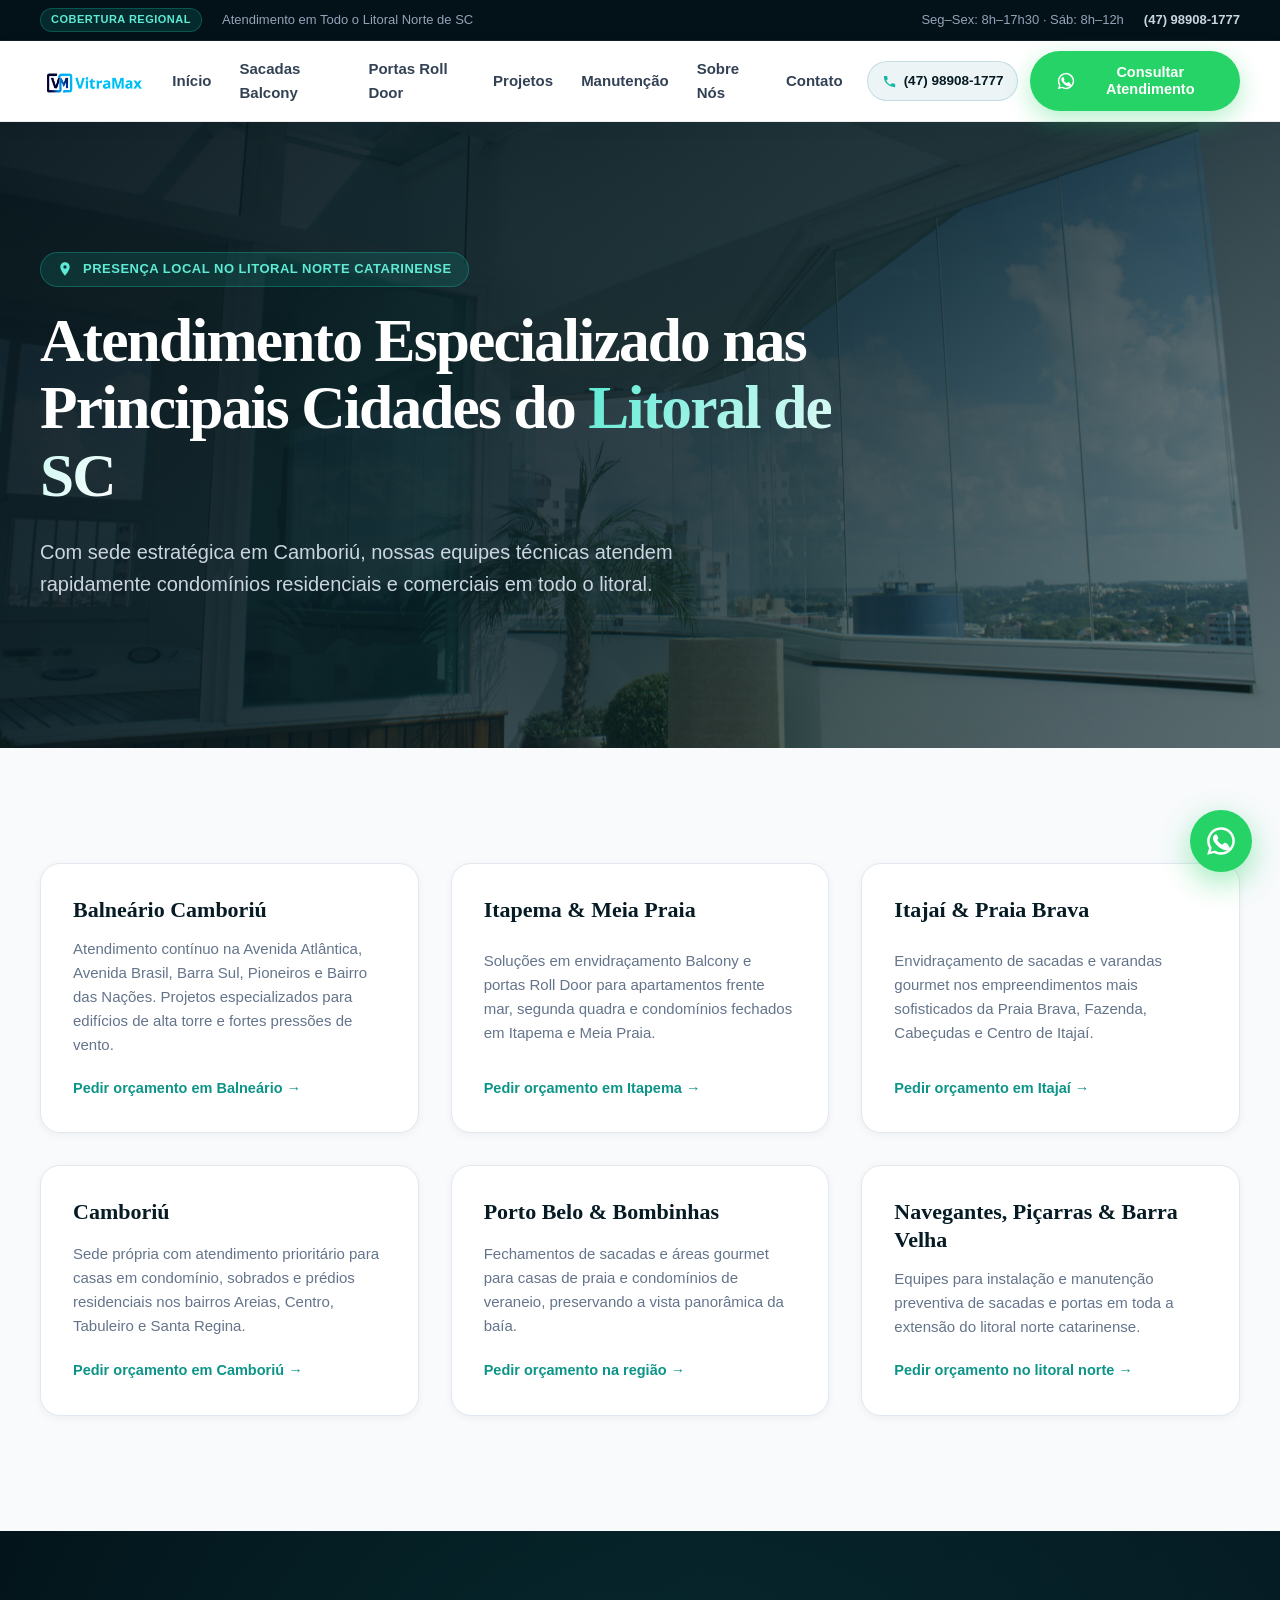
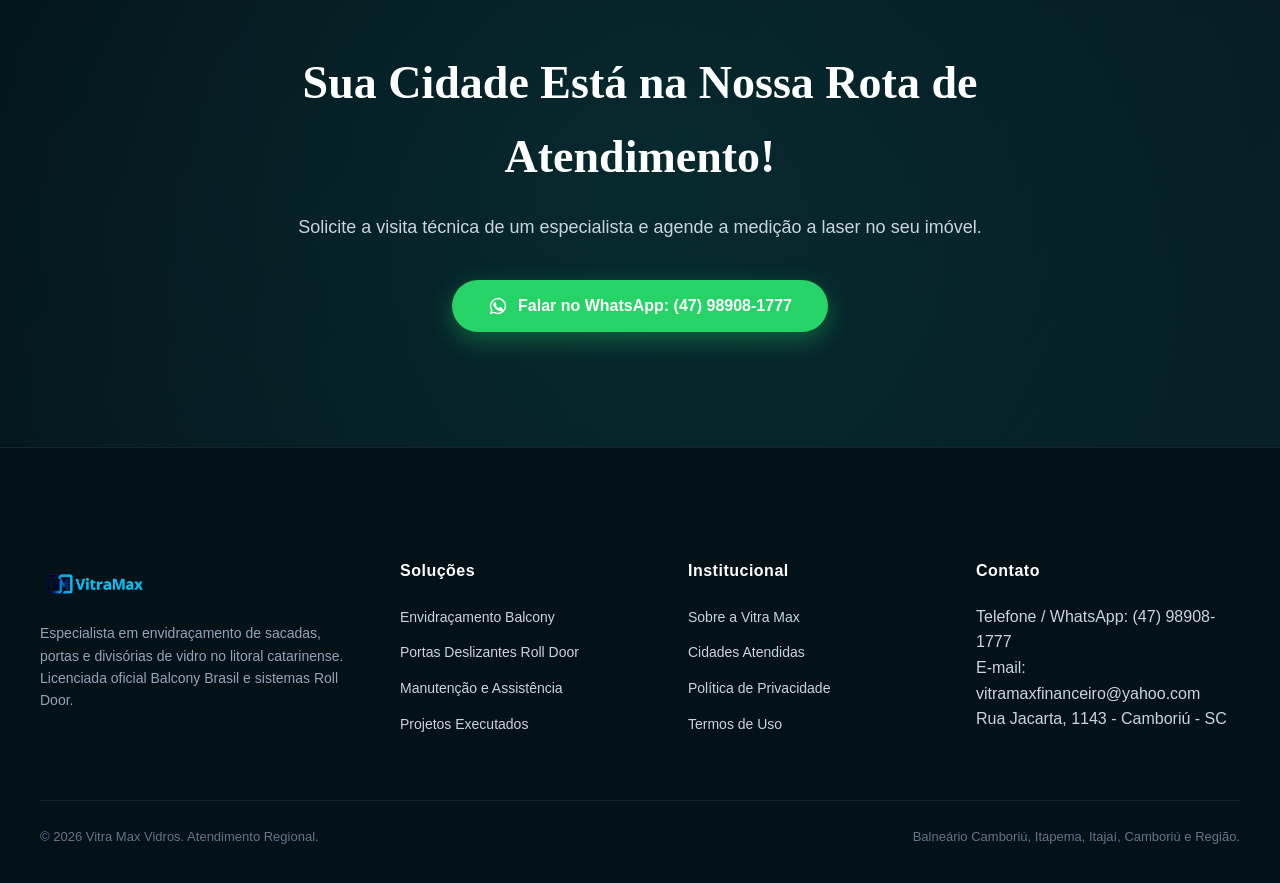
<file: areas-atendidas-litoral-catarinense.html>
<!DOCTYPE html>
<html lang="pt-BR">
<head>
  <!-- Google Tag Manager -->
<script>(function(w,d,s,l,i){w[l]=w[l]||[];w[l].push({'gtm.start':
new Date().getTime(),event:'gtm.js'});var f=d.getElementsByTagName(s)[0],
j=d.createElement(s),dl=l!='dataLayer'?'&l='+l:'';j.async=true;j.src=
'https://www.googletagmanager.com/gtm.js?id='+i+dl;f.parentNode.insertBefore(j,f);
})(window,document,'script','dataLayer','GTM-5V336NNX');</script>
<!-- End Google Tag Manager -->

  <meta charset="UTF-8">
  <meta name="viewport" content="width=device-width, initial-scale=1.0">
  <title>Áreas Atendidas no Litoral Catarinense | Vitra Max Vidros</title>
  <meta name="description" content="A Vitra Max atende Balneário Camboriú, Itapema, Itajaí, Camboriú, Porto Belo, Bombinhas, Navegantes, Piçarras e Barra Velha com envidraçamento de sacadas e portas Roll Door.">
  <link rel="canonical" href="https://vitramax.com.br/areas-atendidas-litoral-catarinense">
  
  <meta property="og:title" content="Áreas Atendidas no Litoral Catarinense - Vitra Max">
  <meta property="og:description" content="Atendimento especializado em envidraçamento de sacadas e portas de alto padrão nas cidades do litoral de Santa Catarina.">
  <meta property="og:image" content="imagens/park-belleville-25-scaled.jpg">

  <link rel="stylesheet" href="site.css?v=4.0">
</head>
<body>
  <!-- Google Tag Manager (noscript) -->
<noscript><iframe src="https://www.googletagmanager.com/ns.html?id=GTM-5V336NNX"
height="0" width="0" style="display:none;visibility:hidden"></iframe></noscript>
<!-- End Google Tag Manager (noscript) -->


  <!-- Topbar -->
  <div class="topbar">
    <div class="wrap">
      <div class="topbar-left">
        <span class="badge-tag">Cobertura Regional</span>
        <span>Atendimento em Todo o Litoral Norte de SC</span>
      </div>
      <div class="topbar-right">
        <span>Seg–Sex: 8h–17h30 · Sáb: 8h–12h</span>
        <a href="tel:+5547989081777">(47) 98908-1777</a>
      </div>
    </div>
  </div>

  <!-- Header -->
  <header class="site-header">
    <div class="wrap header-inner">
      <a class="brand" href="/">
        <img src="imagens/logo-vitramax.png" alt="Vitra Max Vidros">
      </a>
      <nav class="main-nav">
        <a href="/">Início</a>
        <a href="/envidracamento-de-sacadas">Sacadas Balcony</a>
        <a href="/portas-divisorias">Portas Roll Door</a>
        <a href="/projetos-de-envidracamento">Projetos</a>
        <a href="/manutencao-de-envidracamento">Manutenção</a>
        <a href="/sobre-a-vitra-max">Sobre Nós</a>
        <a href="/#contato">Contato</a>
              <div class="mobile-nav-cta">
          <a class="btn-phone-full" href="tel:+5547989081777">
            <svg viewBox="0 0 24 24"><path d="M6.62 10.79a15.05 15.05 0 006.59 6.59l2.2-2.2a1 1 0 011.02-.24 11.72 11.72 0 003.68.59 1 1 0 011 1V20a1 1 0 01-1 1A17 17 0 013 4a1 1 0 011-1h3.5a1 1 0 011 1 11.72 11.72 0 00.59 3.68 1 1 0 01-.24 1.02l-2.23 2.09z"/></svg>
            Ligar para (47) 98908-1777
          </a>
        </div>
      </nav>
      <div class="header-actions">
<a class="header-phone" href="tel:+5547989081777" title="Ligue para a Vitra Max: (47) 98908-1777">
          <svg viewBox="0 0 24 24"><path d="M6.62 10.79a15.05 15.05 0 006.59 6.59l2.2-2.2a1 1 0 011.02-.24 11.72 11.72 0 003.68.59 1 1 0 011 1V20a1 1 0 01-1 1A17 17 0 013 4a1 1 0 011-1h3.5a1 1 0 011 1 11.72 11.72 0 00.59 3.68 1 1 0 01-.24 1.02l-2.23 2.09z"/></svg>
          <span>(47) 98908-1777</span>
        </a>
<a class="btn btn-whatsapp" href="https://wa.me/5547989081777?text=Ol%C3%A1!%20Gostaria%20de%20saber%20se%20atendem%20minha%20cidade." target="_blank" rel="noopener">
          <svg viewBox="0 0 32 32"><path d="M16 3a13 13 0 0 0-11.2 19.6L3 29l6.6-1.7A13 13 0 1 0 16 3Zm0 23.7a10.6 10.6 0 0 1-5.4-1.5l-.4-.2-3.9 1 1-3.8-.3-.4A10.7 10.7 0 1 1 16 26.7Zm5.9-8c-.3-.2-1.9-.9-2.2-1s-.5-.2-.8.2-1 1-1.2 1.2-.4.3-.7.1a8.7 8.7 0 0 1-2.6-1.6 9.6 9.6 0 0 1-1.8-2.3c-.2-.3 0-.5.1-.7l.5-.6c.2-.2.2-.4.3-.6 0-.2-.1-.5-.2-.7l-1-2.3c-.3-.7-.6-.6-.8-.6h-.7c-.3 0-.7.1-1 .5-.4.4-1.4 1.3-1.4 3.2s1.4 3.7 1.6 4c.2.2 2.8 4.3 6.8 6 1 .4 1.7.7 2.3.9 1 .3 1.9.3 2.6.2.8-.1 1.9-.8 2.2-1.5.3-.7.3-1.3.2-1.5s-.3-.3-.6-.5Z"/></svg>
          Consultar Atendimento
        </a>
        <button class="menu-toggle" aria-label="Abrir Menu de Navegação" aria-expanded="false">☰</button>
      </div>
    </div>
  </header>

  <!-- Hero Interno -->
  <section class="hero" style="--hero-bg: url('imagens/park-belleville-25-scaled.jpg')">
    <div class="wrap">
      <div class="hero-content">
        <div class="hero-pill">
          <svg viewBox="0 0 24 24"><path d="M12 2C8.13 2 5 5.13 5 9c0 5.25 7 13 7 13s7-7.75 7-13c0-3.87-3.13-7-7-7zm0 9.5a2.5 2.5 0 0 1 0-5 2.5 2.5 0 0 1 0 5z"/></svg>
          Presença Local no Litoral Norte Catarinense
        </div>
        <h1>Atendimento Especializado nas Principais Cidades do <span class="highlight">Litoral de SC</span></h1>
        <p class="lead">Com sede estratégica em Camboriú, nossas equipes técnicas atendem rapidamente condomínios residenciais e comerciais em todo o litoral.</p>
      </div>
    </div>
  </section>

  <!-- Cidades Detalhadas -->
  <section class="sec-pad">
    <div class="wrap">
      <div class="services-grid">
        <article class="service-card">
          <div class="service-body">
            <h3>Balneário Camboriú</h3>
            <p>Atendimento contínuo na Avenida Atlântica, Avenida Brasil, Barra Sul, Pioneiros e Bairro das Nações. Projetos especializados para edifícios de alta torre e fortes pressões de vento.</p>
            <a class="service-link" href="https://wa.me/5547989081777?text=Ol%C3%A1!%20Sou%20de%20Balne%C3%A1rio%20Cambori%C3%BA%20e%20gostaria%20de%20um%20or%C3%A7amento." target="_blank" rel="noopener">Pedir orçamento em Balneário →</a>
          </div>
        </article>

        <article class="service-card">
          <div class="service-body">
            <h3>Itapema & Meia Praia</h3>
            <p>Soluções em envidraçamento Balcony e portas Roll Door para apartamentos frente mar, segunda quadra e condomínios fechados em Itapema e Meia Praia.</p>
            <a class="service-link" href="https://wa.me/5547989081777?text=Ol%C3%A1!%20Sou%20de%20Itapema%20e%20gostaria%20de%20um%20or%C3%A7amento." target="_blank" rel="noopener">Pedir orçamento em Itapema →</a>
          </div>
        </article>

        <article class="service-card">
          <div class="service-body">
            <h3>Itajaí & Praia Brava</h3>
            <p>Envidraçamento de sacadas e varandas gourmet nos empreendimentos mais sofisticados da Praia Brava, Fazenda, Cabeçudas e Centro de Itajaí.</p>
            <a class="service-link" href="https://wa.me/5547989081777?text=Ol%C3%A1!%20Sou%20de%20Itaja%C3%AD/Praia%20Brava%20e%20gostaria%20de%20um%20or%C3%A7amento." target="_blank" rel="noopener">Pedir orçamento em Itajaí →</a>
          </div>
        </article>

        <article class="service-card">
          <div class="service-body">
            <h3>Camboriú</h3>
            <p>Sede própria com atendimento prioritário para casas em condomínio, sobrados e prédios residenciais nos bairros Areias, Centro, Tabuleiro e Santa Regina.</p>
            <a class="service-link" href="https://wa.me/5547989081777?text=Ol%C3%A1!%20Sou%20de%20Cambori%C3%BA%20e%20gostaria%20de%20um%20or%C3%A7amento." target="_blank" rel="noopener">Pedir orçamento em Camboriú →</a>
          </div>
        </article>

        <article class="service-card">
          <div class="service-body">
            <h3>Porto Belo & Bombinhas</h3>
            <p>Fechamentos de sacadas e áreas gourmet para casas de praia e condomínios de veraneio, preservando a vista panorâmica da baía.</p>
            <a class="service-link" href="https://wa.me/5547989081777?text=Ol%C3%A1!%20Tenho%20im%C3%B3vel%20em%20Porto%20Belo/Bombinhas." target="_blank" rel="noopener">Pedir orçamento na região →</a>
          </div>
        </article>

        <article class="service-card">
          <div class="service-body">
            <h3>Navegantes, Piçarras & Barra Velha</h3>
            <p>Equipes para instalação e manutenção preventiva de sacadas e portas em toda a extensão do litoral norte catarinense.</p>
            <a class="service-link" href="https://wa.me/5547989081777?text=Ol%C3%A1!%20Sou%20de%20Navegantes/Pi%C3%A7arras%20e%20gostaria%20de%20um%20or%C3%A7amento." target="_blank" rel="noopener">Pedir orçamento no litoral norte →</a>
          </div>
        </article>
      </div>
    </div>
  </section>

  <!-- Banner CTA -->
  <section class="cta-banner">
    <div class="wrap cta-inner">
      <h2>Sua Cidade Está na Nossa Rota de Atendimento!</h2>
      <p>Solicite a visita técnica de um especialista e agende a medição a laser no seu imóvel.</p>
      <a class="btn btn-whatsapp" href="https://wa.me/5547989081777?text=Ol%C3%A1!%20Gostaria%20de%20um%20or%C3%A7amento%20para%20minha%20cidade." target="_blank" rel="noopener" style="font-size:16px; padding:16px 36px;">
        <svg viewBox="0 0 32 32"><path d="M16 3a13 13 0 0 0-11.2 19.6L3 29l6.6-1.7A13 13 0 1 0 16 3Zm0 23.7a10.6 10.6 0 0 1-5.4-1.5l-.4-.2-3.9 1 1-3.8-.3-.4A10.7 10.7 0 1 1 16 26.7Zm5.9-8c-.3-.2-1.9-.9-2.2-1s-.5-.2-.8.2-1 1-1.2 1.2-.4.3-.7.1a8.7 8.7 0 0 1-2.6-1.6 9.6 9.6 0 0 1-1.8-2.3c-.2-.3 0-.5.1-.7l.5-.6c.2-.2.2-.4.3-.6 0-.2-.1-.5-.2-.7l-1-2.3c-.3-.7-.6-.6-.8-.6h-.7c-.3 0-.7.1-1 .5-.4.4-1.4 1.3-1.4 3.2s1.4 3.7 1.6 4c.2.2 2.8 4.3 6.8 6 1 .4 1.7.7 2.3.9 1 .3 1.9.3 2.6.2.8-.1 1.9-.8 2.2-1.5.3-.7.3-1.3.2-1.5s-.3-.3-.6-.5Z"/></svg>
        Falar no WhatsApp: (47) 98908-1777
      </a>
    </div>
  </section>

  <!-- Rodapé -->
  <footer class="site-footer">
    <div class="wrap">
      <div class="footer-grid">
        <div class="footer-col footer-brand">
          <img src="imagens/logo-vitramax.png" alt="Vitra Max Vidros">
          <p>Especialista em envidraçamento de sacadas, portas e divisórias de vidro no litoral catarinense. Licenciada oficial Balcony Brasil e sistemas Roll Door.</p>
        </div>
        <div class="footer-col">
          <h3>Soluções</h3>
          <ul class="footer-links">
            <li><a href="/envidracamento-de-sacadas">Envidraçamento Balcony</a></li>
            <li><a href="/portas-divisorias">Portas Deslizantes Roll Door</a></li>
            <li><a href="/manutencao-de-envidracamento">Manutenção e Assistência</a></li>
            <li><a href="/projetos-de-envidracamento">Projetos Executados</a></li>
          </ul>
        </div>
        <div class="footer-col">
          <h3>Institucional</h3>
          <ul class="footer-links">
            <li><a href="/sobre-a-vitra-max">Sobre a Vitra Max</a></li>
            <li><a href="/areas-atendidas-litoral-catarinense">Cidades Atendidas</a></li>
            <li><a href="/politica-de-privacidade">Política de Privacidade</a></li>
            <li><a href="/termos-de-uso">Termos de Uso</a></li>
          </ul>
        </div>
        <div class="footer-col">
          <h3>Contato</h3>
          <p>Telefone / WhatsApp: (47) 98908-1777<br>E-mail: vitramaxfinanceiro@yahoo.com<br>Rua Jacarta, 1143 - Camboriú - SC</p>
        </div>
      </div>
      <div class="footer-bottom">
        <div>© 2026 Vitra Max Vidros. Atendimento Regional.</div>
        <div>Balneário Camboriú, Itapema, Itajaí, Camboriú e Região.</div>
      </div>
    </div>
  </footer>

  <a href="https://wa.me/5547989081777?text=Ol%C3%A1!%20Gostaria%20de%20um%20or%C3%A7amento%20para%20minha%20cidade." class="whatsapp-float" target="_blank" rel="noopener" aria-label="Falar no WhatsApp" title="Falar no WhatsApp">
    <svg viewBox="0 0 32 32"><path d="M16 3a13 13 0 0 0-11.2 19.6L3 29l6.6-1.7A13 13 0 1 0 16 3Zm0 23.7a10.6 10.6 0 0 1-5.4-1.5l-.4-.2-3.9 1 1-3.8-.3-.4A10.7 10.7 0 1 1 16 26.7Zm5.9-8c-.3-.2-1.9-.9-2.2-1s-.5-.2-.8.2-1 1-1.2 1.2-.4.3-.7.1a8.7 8.7 0 0 1-2.6-1.6 9.6 9.6 0 0 1-1.8-2.3c-.2-.3 0-.5.1-.7l.5-.6c.2-.2.2-.4.3-.6 0-.2-.1-.5-.2-.7l-1-2.3c-.3-.7-.6-.6-.8-.6h-.7c-.3 0-.7.1-1 .5-.4.4-1.4 1.3-1.4 3.2s1.4 3.7 1.6 4c.2.2 2.8 4.3 6.8 6 1 .4 1.7.7 2.3.9 1 .3 1.9.3 2.6.2.8-.1 1.9-.8 2.2-1.5.3-.7.3-1.3.2-1.5s-.3-.3-.6-.5Z"/></svg>
  </a>

  <script src="site.js"></script>
</body>
</html>
</file>
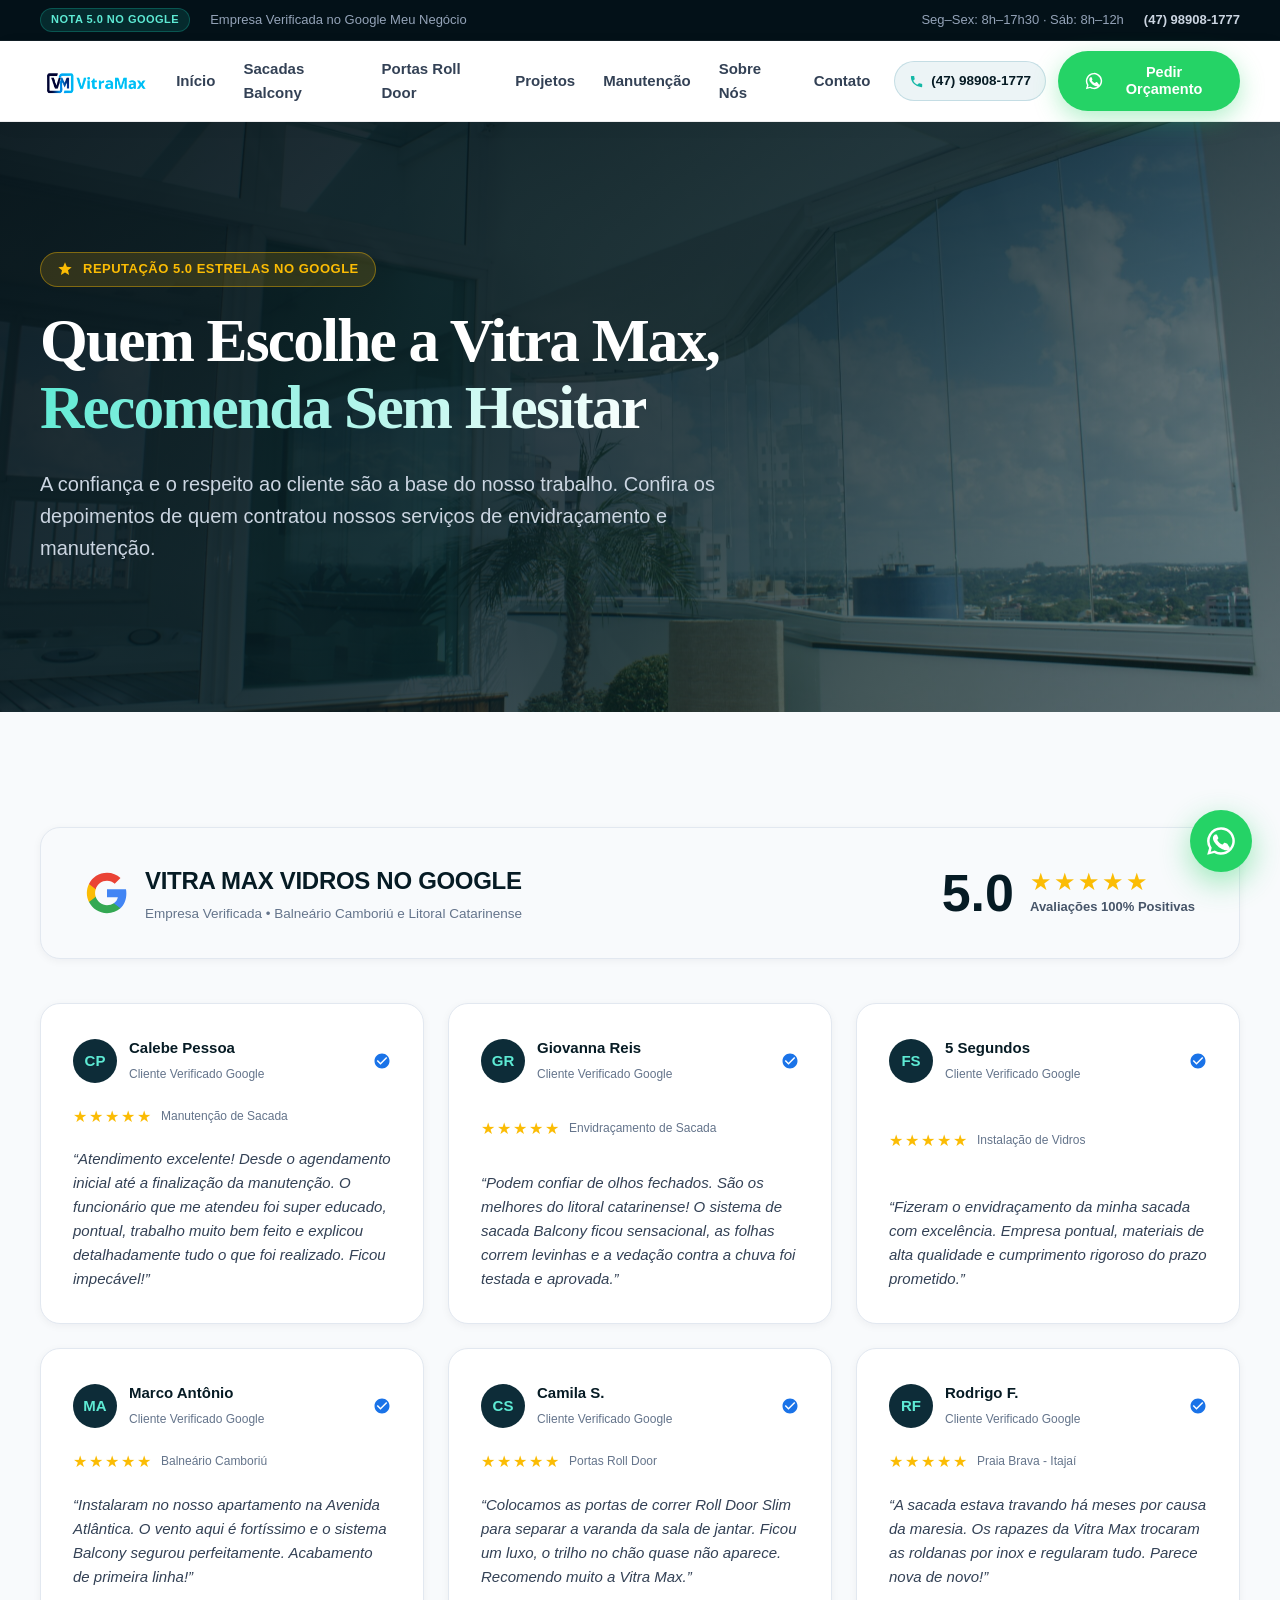
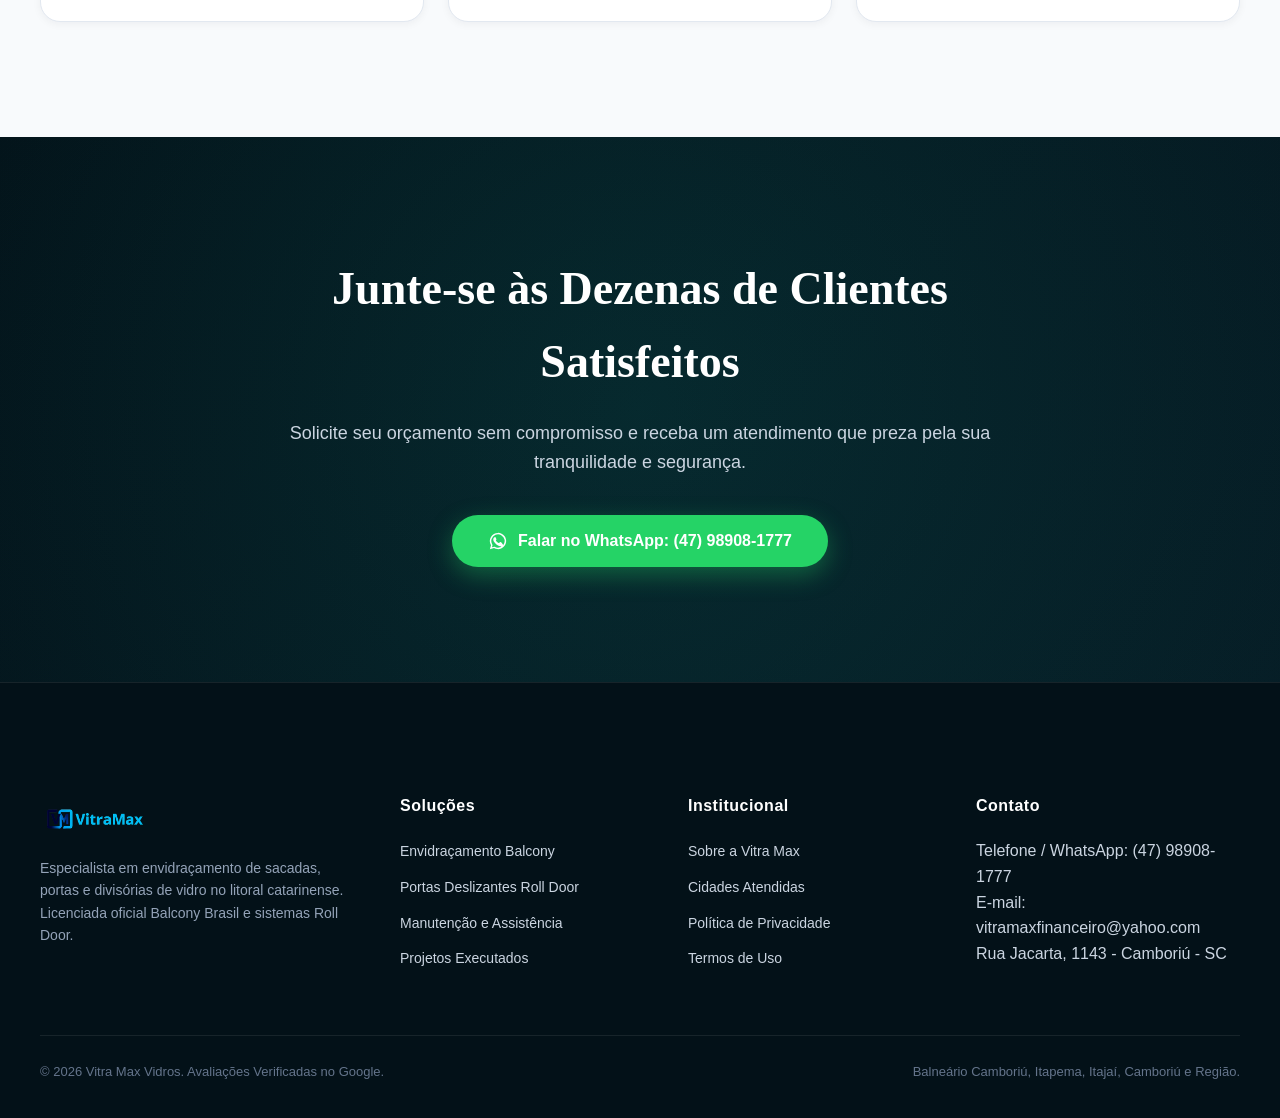
<file: avaliacoes-google.html>
<!DOCTYPE html>
<html lang="pt-BR">
<head>
  <!-- Google Tag Manager -->
<script>(function(w,d,s,l,i){w[l]=w[l]||[];w[l].push({'gtm.start':
new Date().getTime(),event:'gtm.js'});var f=d.getElementsByTagName(s)[0],
j=d.createElement(s),dl=l!='dataLayer'?'&l='+l:'';j.async=true;j.src=
'https://www.googletagmanager.com/gtm.js?id='+i+dl;f.parentNode.insertBefore(j,f);
})(window,document,'script','dataLayer','GTM-5V336NNX');</script>
<!-- End Google Tag Manager -->

  <meta charset="UTF-8">
  <meta name="viewport" content="width=device-width, initial-scale=1.0">
  <title>Avaliações no Google | O que os Clientes Dizem da Vitra Max</title>
  <meta name="description" content="Veja as avaliações 5 estrelas reais dos clientes da Vitra Max no Google. Satisfação em envidraçamento de sacadas, portas e manutenção no Litoral Catarinense.">
  <link rel="canonical" href="https://vitramax.com.br/avaliacoes-google">
  
  <meta property="og:title" content="Avaliações no Google - Vitra Max Vidros">
  <meta property="og:description" content="Nota 5.0 estrelas no Google com depoimentos reais de clientes satisfeitos no litoral de Santa Catarina.">
  <meta property="og:image" content="imagens/park-belleville-25-scaled.jpg">

  <link rel="stylesheet" href="site.css?v=4.0">
</head>
<body>
  <!-- Google Tag Manager (noscript) -->
<noscript><iframe src="https://www.googletagmanager.com/ns.html?id=GTM-5V336NNX"
height="0" width="0" style="display:none;visibility:hidden"></iframe></noscript>
<!-- End Google Tag Manager (noscript) -->


  <!-- Topbar -->
  <div class="topbar">
    <div class="wrap">
      <div class="topbar-left">
        <span class="badge-tag">Nota 5.0 no Google</span>
        <span>Empresa Verificada no Google Meu Negócio</span>
      </div>
      <div class="topbar-right">
        <span>Seg–Sex: 8h–17h30 · Sáb: 8h–12h</span>
        <a href="tel:+5547989081777">(47) 98908-1777</a>
      </div>
    </div>
  </div>

  <!-- Header -->
  <header class="site-header">
    <div class="wrap header-inner">
      <a class="brand" href="/">
        <img src="imagens/logo-vitramax.png" alt="Vitra Max Vidros">
      </a>
      <nav class="main-nav">
        <a href="/">Início</a>
        <a href="/envidracamento-de-sacadas">Sacadas Balcony</a>
        <a href="/portas-divisorias">Portas Roll Door</a>
        <a href="/projetos-de-envidracamento">Projetos</a>
        <a href="/manutencao-de-envidracamento">Manutenção</a>
        <a href="/sobre-a-vitra-max">Sobre Nós</a>
        <a href="/#contato">Contato</a>
              <div class="mobile-nav-cta">
          <a class="btn-phone-full" href="tel:+5547989081777">
            <svg viewBox="0 0 24 24"><path d="M6.62 10.79a15.05 15.05 0 006.59 6.59l2.2-2.2a1 1 0 011.02-.24 11.72 11.72 0 003.68.59 1 1 0 011 1V20a1 1 0 01-1 1A17 17 0 013 4a1 1 0 011-1h3.5a1 1 0 011 1 11.72 11.72 0 00.59 3.68 1 1 0 01-.24 1.02l-2.23 2.09z"/></svg>
            Ligar para (47) 98908-1777
          </a>
        </div>
      </nav>
      <div class="header-actions">
<a class="header-phone" href="tel:+5547989081777" title="Ligue para a Vitra Max: (47) 98908-1777">
          <svg viewBox="0 0 24 24"><path d="M6.62 10.79a15.05 15.05 0 006.59 6.59l2.2-2.2a1 1 0 011.02-.24 11.72 11.72 0 003.68.59 1 1 0 011 1V20a1 1 0 01-1 1A17 17 0 013 4a1 1 0 011-1h3.5a1 1 0 011 1 11.72 11.72 0 00.59 3.68 1 1 0 01-.24 1.02l-2.23 2.09z"/></svg>
          <span>(47) 98908-1777</span>
        </a>
<a class="btn btn-whatsapp" href="https://wa.me/5547989081777?text=Ol%C3%A1!%20Vim%20pelas%20avalia%C3%A7%C3%B5es%20do%20Google%20e%20gostaria%20de%20um%20or%C3%A7amento." target="_blank" rel="noopener">
          <svg viewBox="0 0 32 32"><path d="M16 3a13 13 0 0 0-11.2 19.6L3 29l6.6-1.7A13 13 0 1 0 16 3Zm0 23.7a10.6 10.6 0 0 1-5.4-1.5l-.4-.2-3.9 1 1-3.8-.3-.4A10.7 10.7 0 1 1 16 26.7Zm5.9-8c-.3-.2-1.9-.9-2.2-1s-.5-.2-.8.2-1 1-1.2 1.2-.4.3-.7.1a8.7 8.7 0 0 1-2.6-1.6 9.6 9.6 0 0 1-1.8-2.3c-.2-.3 0-.5.1-.7l.5-.6c.2-.2.2-.4.3-.6 0-.2-.1-.5-.2-.7l-1-2.3c-.3-.7-.6-.6-.8-.6h-.7c-.3 0-.7.1-1 .5-.4.4-1.4 1.3-1.4 3.2s1.4 3.7 1.6 4c.2.2 2.8 4.3 6.8 6 1 .4 1.7.7 2.3.9 1 .3 1.9.3 2.6.2.8-.1 1.9-.8 2.2-1.5.3-.7.3-1.3.2-1.5s-.3-.3-.6-.5Z"/></svg>
          Pedir Orçamento
        </a>
        <button class="menu-toggle" aria-label="Abrir Menu de Navegação" aria-expanded="false">☰</button>
      </div>
    </div>
  </header>

  <!-- Hero Interno -->
  <section class="hero" style="--hero-bg: url('imagens/park-belleville-25-scaled.jpg')">
    <div class="wrap">
      <div class="hero-content">
        <div class="hero-pill" style="color:#fbbc04; border-color:rgba(251,188,4,0.4); background:rgba(251,188,4,0.15);">
          <svg viewBox="0 0 24 24"><path d="M12 17.27L18.18 21l-1.64-7.03L22 9.24l-7.19-.61L12 2 9.19 8.63 2 9.24l5.46 4.73L5.82 21z"/></svg>
          Reputação 5.0 Estrelas no Google
        </div>
        <h1>Quem Escolhe a Vitra Max, <span class="highlight">Recomenda Sem Hesitar</span></h1>
        <p class="lead">A confiança e o respeito ao cliente são a base do nosso trabalho. Confira os depoimentos de quem contratou nossos serviços de envidraçamento e manutenção.</p>
      </div>
    </div>
  </section>

  <!-- Avaliações Completas -->
  <section class="sec-pad">
    <div class="wrap">
      <!-- Cabeçalho Oficial do Google -->
      <div class="google-header-card">
        <div class="google-logo-wrap">
          <svg viewBox="0 0 24 24" width="44" height="44">
            <path fill="#4285F4" d="M22.56 12.25c0-.78-.07-1.53-.2-2.25H12v4.26h5.92c-.26 1.37-1.04 2.53-2.21 3.31v2.77h3.57c2.08-1.92 3.28-4.74 3.28-8.09z"/>
            <path fill="#34A853" d="M12 23c2.97 0 5.46-.98 7.28-2.66l-3.57-2.77c-.98.66-2.23 1.06-3.71 1.06-2.86 0-5.29-1.93-6.16-4.53H2.18v2.84C3.99 20.53 7.7 23 12 23z"/>
            <path fill="#FBBC05" d="M5.84 14.09c-.22-.66-.35-1.36-.35-2.09s.13-1.43.35-2.09V7.06H2.18C1.43 8.55 1 10.22 1 12s.43 3.45 1.18 4.94l2.85-2.22.81-.63z"/>
            <path fill="#EA4335" d="M12 5.38c1.62 0 3.06.56 4.21 1.64l3.15-3.15C17.45 2.09 14.97 1 12 1 7.7 1 3.99 3.47 2.18 7.06l3.66 2.84c.87-2.6 3.3-4.52 6.16-4.52z"/>
          </svg>
          <div>
            <div class="google-title" style="font-size:24px;">VITRA MAX VIDROS NO GOOGLE</div>
            <div class="google-sub">Empresa Verificada • Balneário Camboriú e Litoral Catarinense</div>
          </div>
        </div>

        <div class="google-score-wrap">
          <span class="big-score" style="font-size:52px;">5.0</span>
          <div class="score-details">
            <div class="score-stars" style="font-size:24px;">★★★★★</div>
            <div class="score-count">Avaliações 100% Positivas</div>
          </div>
        </div>
      </div>

      <div class="reviews-grid">
        <article class="review-card">
          <div class="review-card-header">
            <div class="reviewer-meta">
              <div class="reviewer-avatar">CP</div>
              <div class="reviewer-info">
                <strong>Calebe Pessoa</strong>
                <span>Cliente Verificado Google</span>
              </div>
            </div>
            <div class="google-verified-badge">
              <svg viewBox="0 0 24 24"><path fill="#1a73e8" d="M12 2C6.48 2 2 6.48 2 12s4.48 10 10 10 10-4.48 10-10S17.52 2 12 2zm-2 15l-5-5 1.41-1.41L10 14.17l7.59-7.59L19 8l-9 9z"/></svg>
            </div>
          </div>
          <div class="review-stars-row">
            <span class="stars">★★★★★</span>
            <span class="time-tag">Manutenção de Sacada</span>
          </div>
          <p class="review-text">“Atendimento excelente! Desde o agendamento inicial até a finalização da manutenção. O funcionário que me atendeu foi super educado, pontual, trabalho muito bem feito e explicou detalhadamente tudo o que foi realizado. Ficou impecável!”</p>
        </article>

        <article class="review-card">
          <div class="review-card-header">
            <div class="reviewer-meta">
              <div class="reviewer-avatar">GR</div>
              <div class="reviewer-info">
                <strong>Giovanna Reis</strong>
                <span>Cliente Verificado Google</span>
              </div>
            </div>
            <div class="google-verified-badge">
              <svg viewBox="0 0 24 24"><path fill="#1a73e8" d="M12 2C6.48 2 2 6.48 2 12s4.48 10 10 10 10-4.48 10-10S17.52 2 12 2zm-2 15l-5-5 1.41-1.41L10 14.17l7.59-7.59L19 8l-9 9z"/></svg>
            </div>
          </div>
          <div class="review-stars-row">
            <span class="stars">★★★★★</span>
            <span class="time-tag">Envidraçamento de Sacada</span>
          </div>
          <p class="review-text">“Podem confiar de olhos fechados. São os melhores do litoral catarinense! O sistema de sacada Balcony ficou sensacional, as folhas correm levinhas e a vedação contra a chuva foi testada e aprovada.”</p>
        </article>

        <article class="review-card">
          <div class="review-card-header">
            <div class="reviewer-meta">
              <div class="reviewer-avatar">FS</div>
              <div class="reviewer-info">
                <strong>5 Segundos</strong>
                <span>Cliente Verificado Google</span>
              </div>
            </div>
            <div class="google-verified-badge">
              <svg viewBox="0 0 24 24"><path fill="#1a73e8" d="M12 2C6.48 2 2 6.48 2 12s4.48 10 10 10 10-4.48 10-10S17.52 2 12 2zm-2 15l-5-5 1.41-1.41L10 14.17l7.59-7.59L19 8l-9 9z"/></svg>
            </div>
          </div>
          <div class="review-stars-row">
            <span class="stars">★★★★★</span>
            <span class="time-tag">Instalação de Vidros</span>
          </div>
          <p class="review-text">“Fizeram o envidraçamento da minha sacada com excelência. Empresa pontual, materiais de alta qualidade e cumprimento rigoroso do prazo prometido.”</p>
        </article>

        <article class="review-card">
          <div class="review-card-header">
            <div class="reviewer-meta">
              <div class="reviewer-avatar">MA</div>
              <div class="reviewer-info">
                <strong>Marco Antônio</strong>
                <span>Cliente Verificado Google</span>
              </div>
            </div>
            <div class="google-verified-badge">
              <svg viewBox="0 0 24 24"><path fill="#1a73e8" d="M12 2C6.48 2 2 6.48 2 12s4.48 10 10 10 10-4.48 10-10S17.52 2 12 2zm-2 15l-5-5 1.41-1.41L10 14.17l7.59-7.59L19 8l-9 9z"/></svg>
            </div>
          </div>
          <div class="review-stars-row">
            <span class="stars">★★★★★</span>
            <span class="time-tag">Balneário Camboriú</span>
          </div>
          <p class="review-text">“Instalaram no nosso apartamento na Avenida Atlântica. O vento aqui é fortíssimo e o sistema Balcony segurou perfeitamente. Acabamento de primeira linha!”</p>
        </article>

        <article class="review-card">
          <div class="review-card-header">
            <div class="reviewer-meta">
              <div class="reviewer-avatar">CS</div>
              <div class="reviewer-info">
                <strong>Camila S.</strong>
                <span>Cliente Verificado Google</span>
              </div>
            </div>
            <div class="google-verified-badge">
              <svg viewBox="0 0 24 24"><path fill="#1a73e8" d="M12 2C6.48 2 2 6.48 2 12s4.48 10 10 10 10-4.48 10-10S17.52 2 12 2zm-2 15l-5-5 1.41-1.41L10 14.17l7.59-7.59L19 8l-9 9z"/></svg>
            </div>
          </div>
          <div class="review-stars-row">
            <span class="stars">★★★★★</span>
            <span class="time-tag">Portas Roll Door</span>
          </div>
          <p class="review-text">“Colocamos as portas de correr Roll Door Slim para separar a varanda da sala de jantar. Ficou um luxo, o trilho no chão quase não aparece. Recomendo muito a Vitra Max.”</p>
        </article>

        <article class="review-card">
          <div class="review-card-header">
            <div class="reviewer-meta">
              <div class="reviewer-avatar">RF</div>
              <div class="reviewer-info">
                <strong>Rodrigo F.</strong>
                <span>Cliente Verificado Google</span>
              </div>
            </div>
            <div class="google-verified-badge">
              <svg viewBox="0 0 24 24"><path fill="#1a73e8" d="M12 2C6.48 2 2 6.48 2 12s4.48 10 10 10 10-4.48 10-10S17.52 2 12 2zm-2 15l-5-5 1.41-1.41L10 14.17l7.59-7.59L19 8l-9 9z"/></svg>
            </div>
          </div>
          <div class="review-stars-row">
            <span class="stars">★★★★★</span>
            <span class="time-tag">Praia Brava - Itajaí</span>
          </div>
          <p class="review-text">“A sacada estava travando há meses por causa da maresia. Os rapazes da Vitra Max trocaram as roldanas por inox e regularam tudo. Parece nova de novo!”</p>
        </article>
      </div>
    </div>
  </section>

  <!-- Banner CTA -->
  <section class="cta-banner">
    <div class="wrap cta-inner">
      <h2>Junte-se às Dezenas de Clientes Satisfeitos</h2>
      <p>Solicite seu orçamento sem compromisso e receba um atendimento que preza pela sua tranquilidade e segurança.</p>
      <a class="btn btn-whatsapp" href="https://wa.me/5547989081777?text=Ol%C3%A1!%20Gostaria%20de%20um%20or%C3%A7amento%20para%20o%20meu%20im%C3%B3vel." target="_blank" rel="noopener" style="font-size:16px; padding:16px 36px;">
        <svg viewBox="0 0 32 32"><path d="M16 3a13 13 0 0 0-11.2 19.6L3 29l6.6-1.7A13 13 0 1 0 16 3Zm0 23.7a10.6 10.6 0 0 1-5.4-1.5l-.4-.2-3.9 1 1-3.8-.3-.4A10.7 10.7 0 1 1 16 26.7Zm5.9-8c-.3-.2-1.9-.9-2.2-1s-.5-.2-.8.2-1 1-1.2 1.2-.4.3-.7.1a8.7 8.7 0 0 1-2.6-1.6 9.6 9.6 0 0 1-1.8-2.3c-.2-.3 0-.5.1-.7l.5-.6c.2-.2.2-.4.3-.6 0-.2-.1-.5-.2-.7l-1-2.3c-.3-.7-.6-.6-.8-.6h-.7c-.3 0-.7.1-1 .5-.4.4-1.4 1.3-1.4 3.2s1.4 3.7 1.6 4c.2.2 2.8 4.3 6.8 6 1 .4 1.7.7 2.3.9 1 .3 1.9.3 2.6.2.8-.1 1.9-.8 2.2-1.5.3-.7.3-1.3.2-1.5s-.3-.3-.6-.5Z"/></svg>
        Falar no WhatsApp: (47) 98908-1777
      </a>
    </div>
  </section>

  <!-- Rodapé -->
  <footer class="site-footer">
    <div class="wrap">
      <div class="footer-grid">
        <div class="footer-col footer-brand">
          <img src="imagens/logo-vitramax.png" alt="Vitra Max Vidros">
          <p>Especialista em envidraçamento de sacadas, portas e divisórias de vidro no litoral catarinense. Licenciada oficial Balcony Brasil e sistemas Roll Door.</p>
        </div>
        <div class="footer-col">
          <h3>Soluções</h3>
          <ul class="footer-links">
            <li><a href="/envidracamento-de-sacadas">Envidraçamento Balcony</a></li>
            <li><a href="/portas-divisorias">Portas Deslizantes Roll Door</a></li>
            <li><a href="/manutencao-de-envidracamento">Manutenção e Assistência</a></li>
            <li><a href="/projetos-de-envidracamento">Projetos Executados</a></li>
          </ul>
        </div>
        <div class="footer-col">
          <h3>Institucional</h3>
          <ul class="footer-links">
            <li><a href="/sobre-a-vitra-max">Sobre a Vitra Max</a></li>
            <li><a href="/areas-atendidas-litoral-catarinense">Cidades Atendidas</a></li>
            <li><a href="/politica-de-privacidade">Política de Privacidade</a></li>
            <li><a href="/termos-de-uso">Termos de Uso</a></li>
          </ul>
        </div>
        <div class="footer-col">
          <h3>Contato</h3>
          <p>Telefone / WhatsApp: (47) 98908-1777<br>E-mail: vitramaxfinanceiro@yahoo.com<br>Rua Jacarta, 1143 - Camboriú - SC</p>
        </div>
      </div>
      <div class="footer-bottom">
        <div>© 2026 Vitra Max Vidros. Avaliações Verificadas no Google.</div>
        <div>Balneário Camboriú, Itapema, Itajaí, Camboriú e Região.</div>
      </div>
    </div>
  </footer>

  <a href="https://wa.me/5547989081777?text=Ol%C3%A1!%20Gostaria%20de%20um%20or%C3%A7amento%20para%20o%20meu%20im%C3%B3vel." class="whatsapp-float" target="_blank" rel="noopener" aria-label="Falar no WhatsApp" title="Falar no WhatsApp">
    <svg viewBox="0 0 32 32"><path d="M16 3a13 13 0 0 0-11.2 19.6L3 29l6.6-1.7A13 13 0 1 0 16 3Zm0 23.7a10.6 10.6 0 0 1-5.4-1.5l-.4-.2-3.9 1 1-3.8-.3-.4A10.7 10.7 0 1 1 16 26.7Zm5.9-8c-.3-.2-1.9-.9-2.2-1s-.5-.2-.8.2-1 1-1.2 1.2-.4.3-.7.1a8.7 8.7 0 0 1-2.6-1.6 9.6 9.6 0 0 1-1.8-2.3c-.2-.3 0-.5.1-.7l.5-.6c.2-.2.2-.4.3-.6 0-.2-.1-.5-.2-.7l-1-2.3c-.3-.7-.6-.6-.8-.6h-.7c-.3 0-.7.1-1 .5-.4.4-1.4 1.3-1.4 3.2s1.4 3.7 1.6 4c.2.2 2.8 4.3 6.8 6 1 .4 1.7.7 2.3.9 1 .3 1.9.3 2.6.2.8-.1 1.9-.8 2.2-1.5.3-.7.3-1.3.2-1.5s-.3-.3-.6-.5Z"/></svg>
  </a>

  <script src="site.js"></script>
</body>
</html>
</file>
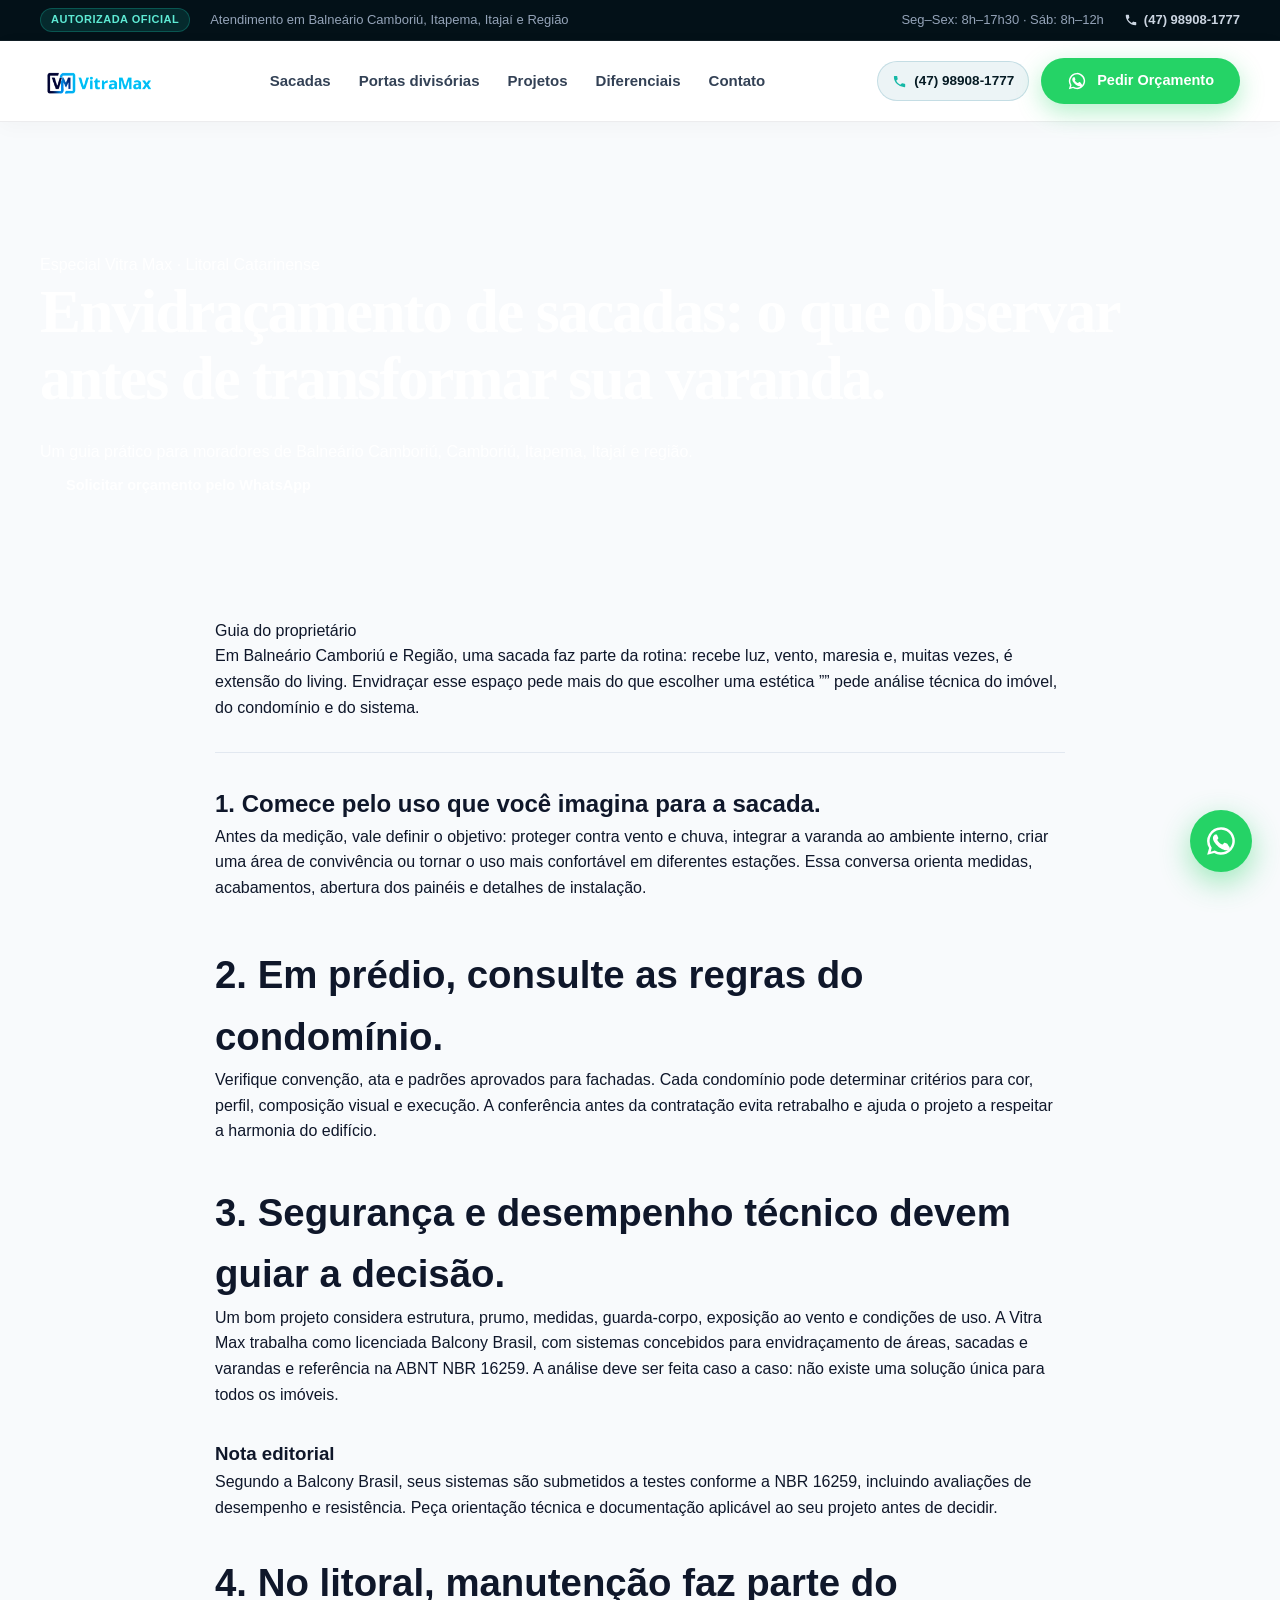
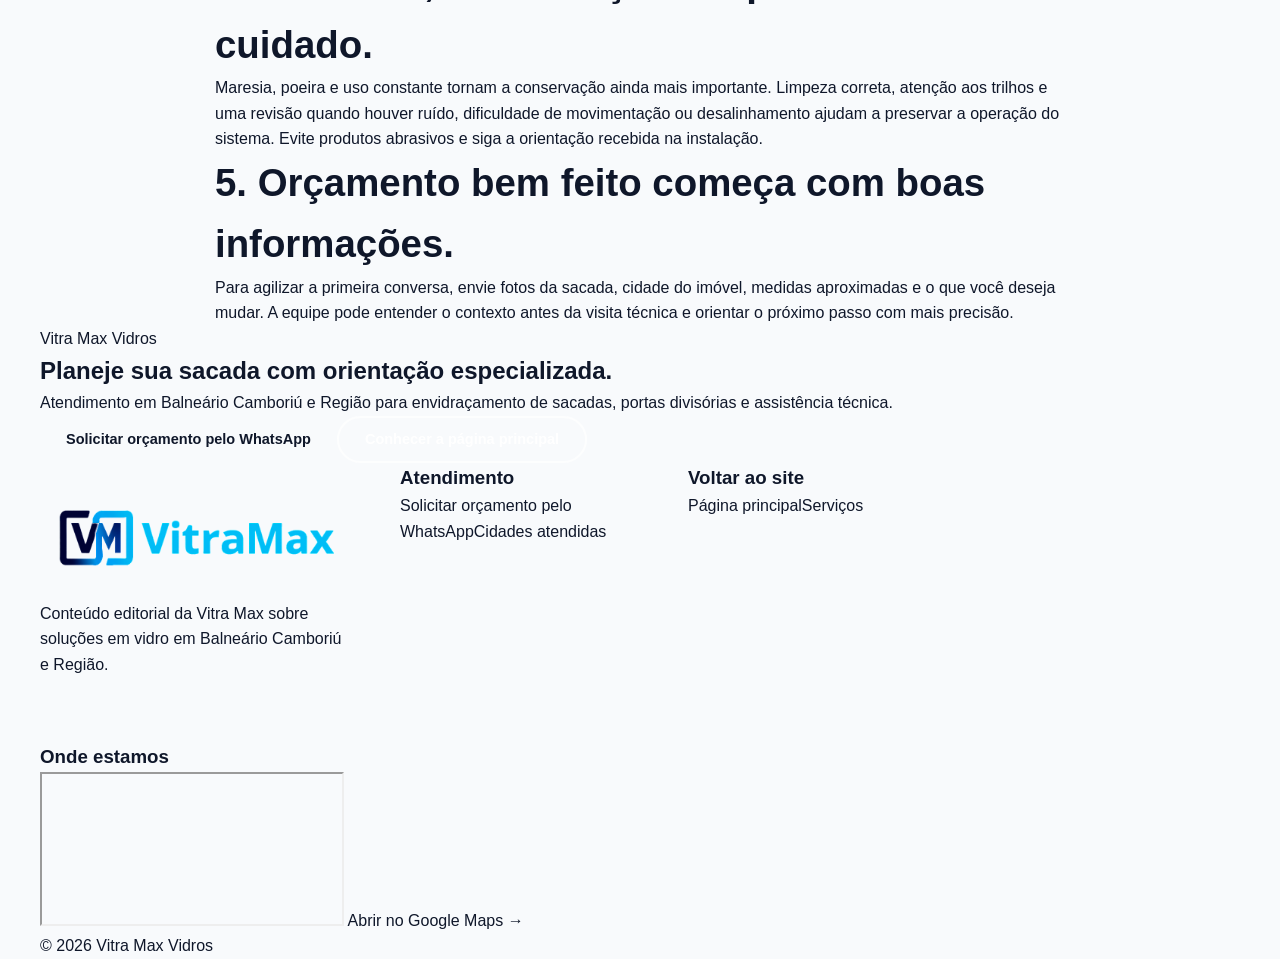
<file: blog-envidracamento-sacadas-litoral-catarinense.html>
﻿<!doctype html>
<html lang="pt-BR">
<head>
  <!-- Google Tag Manager -->
<script>(function(w,d,s,l,i){w[l]=w[l]||[];w[l].push({'gtm.start':
new Date().getTime(),event:'gtm.js'});var f=d.getElementsByTagName(s)[0],
j=d.createElement(s),dl=l!='dataLayer'?'&l='+l:'';j.async=true;j.src=
'https://www.googletagmanager.com/gtm.js?id='+i+dl;f.parentNode.insertBefore(j,f);
})(window,document,'script','dataLayer','GTM-5V336NNX');</script>
<!-- End Google Tag Manager -->
<meta charset="utf-8">
<meta name="viewport" content="width=device-width,initial-scale=1">
<title>Dicas de Envidraçamento de Sacadas em Balneário Camboriú e Região | Vitra Max</title>
<meta name="description" content="Guia editorial da Vitra Max: como planejar o envidraçamento de sacadas em Balneário Camboriú e Região, com atenção a segurança, condomínio, maresia e manutenção.">
<link rel="canonical" href="https://vitramax.com.br/blog-envidracamento-sacadas-litoral-catarinense"><link rel="stylesheet" href="site.css?v=4.0">
<script type="application/ld+json">{"@context":"https://schema.org","@type":"BlogPosting","headline":"Dicas de envidraçamento de sacadas em Balneário Camboriú e Região","description":"Guia para planejar envidraçamento de sacadas com segurança e atenção Ã s condições do litoral.","author":{"@type":"Organization","name":"Vitra Max Vidros"},"publisher":{"@type":"Organization","name":"Vitra Max Vidros"},"mainEntityOfPage":"https://vitramax.com.br/blog-envidracamento-sacadas-litoral-catarinense","about":["envidraçamento de sacadas","Litoral Catarinense","Balneário Camboriú"]}</script>
</head>
<body>
  <!-- Google Tag Manager (noscript) -->
<noscript><iframe src="https://www.googletagmanager.com/ns.html?id=GTM-5V336NNX"
height="0" width="0" style="display:none;visibility:hidden"></iframe></noscript>
<!-- End Google Tag Manager (noscript) -->

  <!-- Topbar Informativa -->
  <div class="topbar">
    <div class="wrap">
      <div class="topbar-left">
        <span class="badge-tag">Autorizada Oficial</span>
        <span>Atendimento em Balneário Camboriú, Itapema, Itajaí e Região</span>
      </div>
      <div class="topbar-right">
        <span>Seg–Sex: 8h–17h30 · Sáb: 8h–12h</span>
        <a class="topbar-phone" href="tel:+5547989081777" title="Ligue para a Vitra Max: (47) 98908-1777">
          <svg viewBox="0 0 24 24"><path d="M20.01 15.38c-1.23 0-2.42-.2-3.53-.56a.977.977 0 0 0-1.01.24l-2.2 2.2a15.05 15.05 0 0 1-6.59-6.59l2.2-2.21a.96.96 0 0 0 .25-1.01A11.36 11.36 0 0 1 8.57 3.9c0-.55-.45-1-1-1H4c-.55 0-1 .45-1 1 0 9.39 7.61 17 17 17 .55 0 1-.45 1-1v-3.52c0-.55-.45-1-.99-1z"/></svg>
          <span>(47) 98908-1777</span>
        </a>
      </div>
    </div>
  </div>

  <header class="site-header"><div class="wrap header-inner"><a class="brand" href="/"><img src="imagens/logo-vitramax.png" alt="Vitra Max"></a>
    <nav class="main-nav">
<a href="/#fechamentodesacada">Sacadas</a><a href="/#servicos">Portas divisórias</a><a href="/#projetos">Projetos</a><a href="/#qualidade">Diferenciais</a><a href="/#contato">Contato</a>
        <div class="mobile-nav-cta">
          <a class="btn-phone-full" href="tel:+5547989081777">
            <svg viewBox="0 0 24 24"><path d="M6.62 10.79a15.05 15.05 0 006.59 6.59l2.2-2.2a1 1 0 011.02-.24 11.72 11.72 0 003.68.59 1 1 0 011 1V20a1 1 0 01-1 1A17 17 0 013 4a1 1 0 011-1h3.5a1 1 0 011 1 11.72 11.72 0 00.59 3.68 1 1 0 01-.24 1.02l-2.23 2.09z"/></svg>
            Ligar para (47) 98908-1777
          </a>
        </div>
      </nav>
      <div class="header-actions">
        <a class="header-phone" href="tel:+5547989081777" title="Ligue para a Vitra Max: (47) 98908-1777">
          <svg viewBox="0 0 24 24"><path d="M6.62 10.79a15.05 15.05 0 006.59 6.59l2.2-2.2a1 1 0 011.02-.24 11.72 11.72 0 003.68.59 1 1 0 011 1V20a1 1 0 01-1 1A17 17 0 013 4a1 1 0 011-1h3.5a1 1 0 011 1 11.72 11.72 0 00.59 3.68 1 1 0 01-.24 1.02l-2.23 2.09z"/></svg>
          <span>(47) 98908-1777</span>
        </a>
        <a class="btn btn-whatsapp" href="https://wa.me/5547989081777?text=Ol%C3%A1!%20Vim%20pelo%20blog%20da%20Vitra%20Max." target="_blank" rel="noopener">
          <svg viewBox="0 0 32 32"><path d="M16 3a13 13 0 0 0-11.2 19.6L3 29l6.6-1.7A13 13 0 1 0 16 3Zm0 23.7a10.6 10.6 0 0 1-5.4-1.5l-.4-.2-3.9 1 1-3.8-.3-.4A10.7 10.7 0 1 1 16 26.7Zm5.9-8c-.3-.2-1.9-.9-2.2-1s-.5-.2-.8.2-1 1-1.2 1.2-.4.3-.7.1a8.7 8.7 0 0 1-2.6-1.6 9.6 9.6 0 0 1-1.8-2.3c-.2-.3 0-.5.1-.7l.5-.6c.2-.2.2-.4.3-.6 0-.2-.1-.5-.2-.7l-1-2.3c-.3-.7-.6-.6-.8-.6h-.7c-.3 0-.7.1-1 .5-.4.4-1.4 1.3-1.4 3.2s1.4 3.7 1.6 4c.2.2 2.8 4.3 6.8 6 1 .4 1.7.7 2.3.9 1 .3 1.9.3 2.6.2.8-.1 1.9-.8 2.2-1.5.3-.7.3-1.3.2-1.5s-.3-.3-.6-.5Z"/></svg>
          Pedir Orçamento
        </a>
        <button class="menu-toggle" aria-label="Abrir Menu de Navegação" aria-expanded="false">☰</button>
      </div>
    </div></header>
<main>
<section class="hero" style="--hero-image:url('imagens/park-belleville-25-scaled.jpg')"><div class="wrap"><div class="hero-copy"><p class="eyebrow">Especial Vitra Max · Litoral Catarinense</p><h1>Envidraçamento de sacadas: o que observar antes de transformar sua varanda.</h1><p>Um guia prático para moradores de Balneário Camboriú, Camboriú, Itapema, Itajaí e região.</p><div class="actions"><a class="btn" href="/#contato">Solicitar orçamento pelo WhatsApp</a></div></div></div></section>
<section><article class="wrap" style="max-width:850px"><p class="kicker">Guia do proprietário</p><p class="lead">Em Balneário Camboriú e Região, uma sacada faz parte da rotina: recebe luz, vento, maresia e, muitas vezes, é extensão do living. Envidraçar esse espaço pede mais do que escolher uma estética ”” pede análise técnica do imóvel, do condomínio e do sistema.</p><hr style="border:0;border-top:1px solid var(--line);margin:32px 0"><h2 class="title">1. Comece pelo uso que você imagina para a sacada.</h2><p>Antes da medição, vale definir o objetivo: proteger contra vento e chuva, integrar a varanda ao ambiente interno, criar uma área de convivência ou tornar o uso mais confortável em diferentes estações. Essa conversa orienta medidas, acabamentos, abertura dos painéis e detalhes de instalação.</p><h2 class="title" style="font-size:clamp(28px,3vw,40px);margin-top:44px">2. Em prédio, consulte as regras do condomínio.</h2><p>Verifique convenção, ata e padrões aprovados para fachadas. Cada condomínio pode determinar critérios para cor, perfil, composição visual e execução. A conferência antes da contratação evita retrabalho e ajuda o projeto a respeitar a harmonia do edifício.</p><div class="image-panel" style="--image:url('imagens/f-3.jpg');margin:38px 0"></div><h2 class="title" style="font-size:clamp(28px,3vw,40px)">3. Segurança e desempenho técnico devem guiar a decisão.</h2><p>Um bom projeto considera estrutura, prumo, medidas, guarda-corpo, exposição ao vento e condições de uso. A Vitra Max trabalha como licenciada Balcony Brasil, com sistemas concebidos para envidraçamento de áreas, sacadas e varandas e referência na ABNT NBR 16259. A análise deve ser feita caso a caso: não existe uma solução única para todos os imóveis.</p><aside class="card" style="margin:32px 0;background:var(--sand)"><h3>Nota editorial</h3><p>Segundo a Balcony Brasil, seus sistemas são submetidos a testes conforme a NBR 16259, incluindo avaliações de desempenho e resistência. Peça orientação técnica e documentação aplicável ao seu projeto antes de decidir.</p></aside><h2 class="title" style="font-size:clamp(28px,3vw,40px)">4. No litoral, manutenção faz parte do cuidado.</h2><p>Maresia, poeira e uso constante tornam a conservação ainda mais importante. Limpeza correta, atenção aos trilhos e uma revisão quando houver ruído, dificuldade de movimentação ou desalinhamento ajudam a preservar a operação do sistema. Evite produtos abrasivos e siga a orientação recebida na instalação.</p><h2 class="title" style="font-size:clamp(28px,3vw,40px)">5. Orçamento bem feito começa com boas informações.</h2><p>Para agilizar a primeira conversa, envie fotos da sacada, cidade do imóvel, medidas aproximadas e o que você deseja mudar. A equipe pode entender o contexto antes da visita técnica e orientar o próximo passo com mais precisão.</p></article></section>
<section class="dark"><div class="wrap cta"><p class="kicker">Vitra Max Vidros</p><h2 class="title">Planeje sua sacada com orientação especializada.</h2><p class="lead">Atendimento em Balneário Camboriú e Região para envidraçamento de sacadas, portas divisórias e assistência técnica.</p><div class="actions"><a class="btn" href="/#contato">Solicitar orçamento pelo WhatsApp</a><a class="btn btn-outline" href="/">Conhecer a página principal</a></div></div></section>
</main>
<footer class="footer"><div class="wrap footer-grid"><div><img src="imagens/logo-vitramax.png" alt="Vitra Max"><p>Conteúdo editorial da Vitra Max sobre soluções em vidro em Balneário Camboriú e Região.</p></div><div><h3>Atendimento</h3><a href="/#contato">Solicitar orçamento pelo WhatsApp</a><a href="/#cidades_atendidas">Cidades atendidas</a></div><div><h3>Voltar ao site</h3><a href="/">Página principal</a><a href="/#servicos">Serviços</a></div></div>
  <div class="wrap location-map">
    <h3>Onde estamos</h3>
    <iframe title="Mapa Vitra Max Vidros" src="https://www.google.com/maps?q=Rua%20Jacarta%2C%201143%2C%20Areias%2C%20Cambori%C3%BA%20-%20SC&output=embed" loading="lazy"></iframe>
    <a href="https://www.google.com/maps/search/?api=1&query=Rua+Jacarta,+1143,+Areias,+Cambori%C3%BA+-+SC" target="_blank" rel="noopener">Abrir no Google Maps →</a>
  </div>

  <div class="wrap copyright">© 2026 Vitra Max Vidros</div></footer><script src="site.js?v=3.4"></script>

<!-- Botão Flutuante Redondo (Ícone Oficial WhatsApp) -->
<a href="https://wa.me/5547989081777?text=Ol%C3%A1!%20Gostaria%20de%20solicitar%20um%20or%C3%A7amento." class="btn-whatsapp whatsapp-float" target="_blank" rel="noopener" aria-label="Falar no WhatsApp" title="Falar no WhatsApp">
  <svg viewBox="0 0 32 32"><path d="M16 3a13 13 0 0 0-11.2 19.6L3 29l6.6-1.7A13 13 0 1 0 16 3Zm0 23.7a10.6 10.6 0 0 1-5.4-1.5l-.4-.2-3.9 1 1-3.8-.3-.4A10.7 10.7 0 1 1 16 26.7Zm5.9-8c-.3-.2-1.9-.9-2.2-1s-.5-.2-.8.2-1 1-1.2 1.2-.4.3-.7.1a8.7 8.7 0 0 1-2.6-1.6 9.6 9.6 0 0 1-1.8-2.3c-.2-.3 0-.5.1-.7l.5-.6c.2-.2.2-.4.3-.6 0-.2-.1-.5-.2-.7l-1-2.3c-.3-.7-.6-.6-.8-.6h-.7c-.3 0-.7.1-1 .5-.4.4-1.4 1.3-1.4 3.2s1.4 3.7 1.6 4c.2.2 2.8 4.3 6.8 6 1 .4 1.7.7 2.3.9 1 .3 1.9.3 2.6.2.8-.1 1.9-.8 2.2-1.5.3-.7.3-1.3.2-1.5s-.3-.3-.6-.5Z"/></svg>
  
</a>
</body></html>
</file>
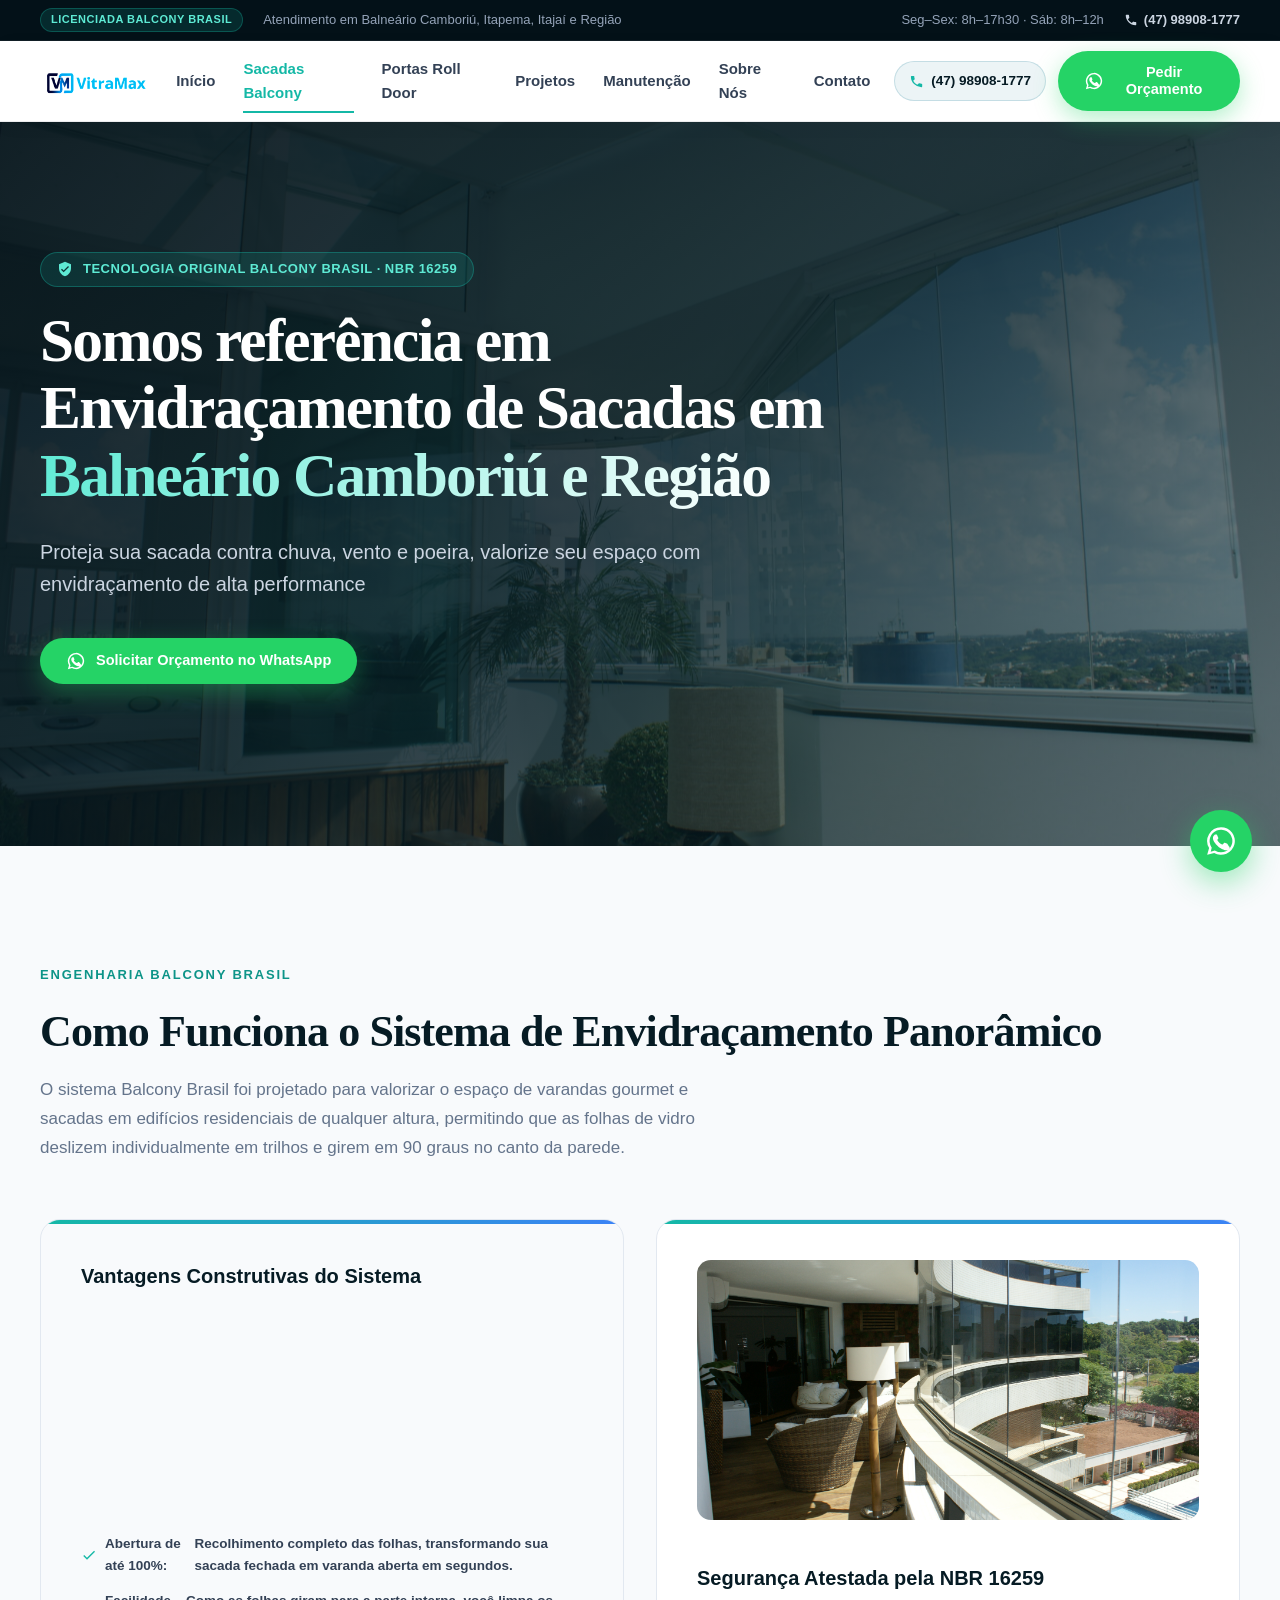
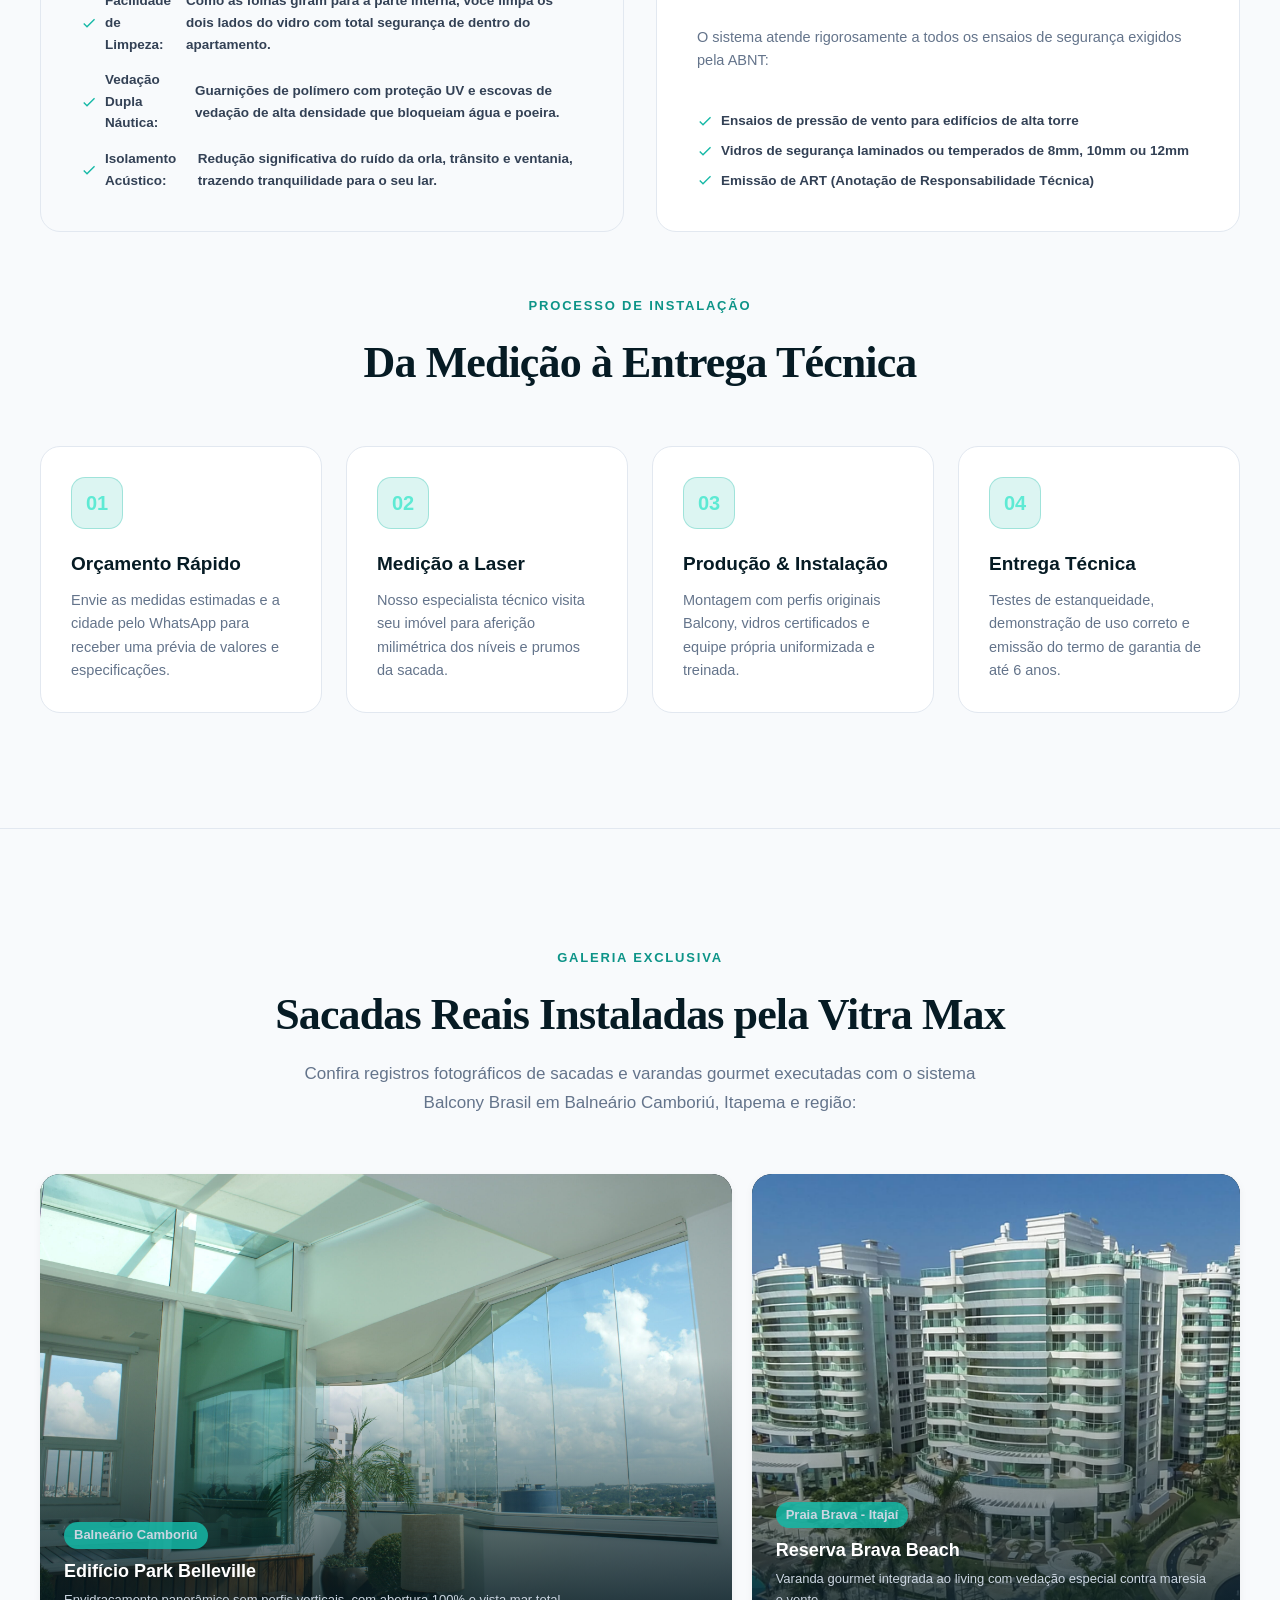
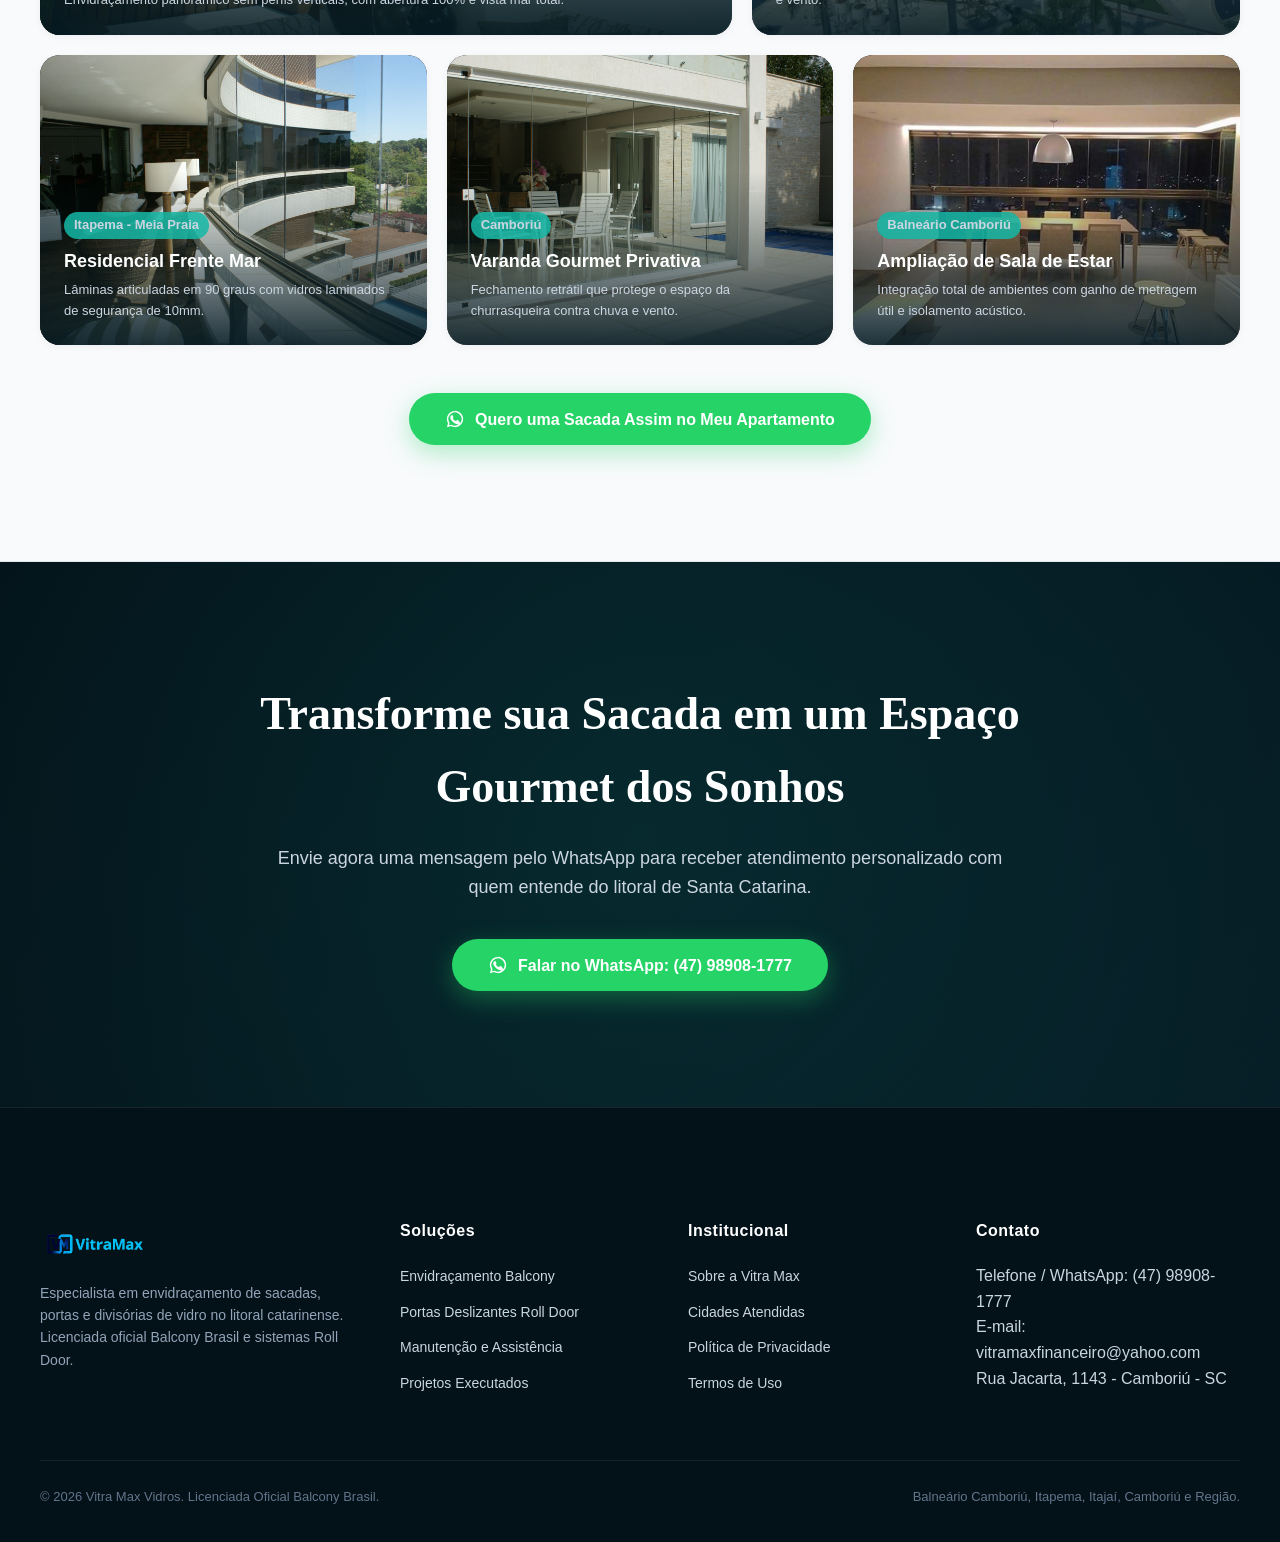
<file: envidracamento-de-sacadas.html>
<!DOCTYPE html>
<html lang="pt-BR">
<head>
  <!-- Google Tag Manager -->
<script>(function(w,d,s,l,i){w[l]=w[l]||[];w[l].push({'gtm.start':
new Date().getTime(),event:'gtm.js'});var f=d.getElementsByTagName(s)[0],
j=d.createElement(s),dl=l!='dataLayer'?'&l='+l:'';j.async=true;j.src=
'https://www.googletagmanager.com/gtm.js?id='+i+dl;f.parentNode.insertBefore(j,f);
})(window,document,'script','dataLayer','GTM-5V336NNX');</script>
<!-- End Google Tag Manager -->

  <meta charset="UTF-8">
  <meta name="viewport" content="width=device-width, initial-scale=1.0">
  <title>Envidraçamento de Sacadas em Balneário Camboriú | Sistema Balcony Brasil - Vitra Max</title>
  <meta name="description" content="Envidraçamento de sacadas panorâmico com tecnologia Balcony Brasil. Sem perfis verticais, 100% de abertura, segurança certificada NBR 16259 e até 6 anos de garantia.">
  <link rel="canonical" href="https://vitramax.com.br/envidracamento-de-sacadas">
  
  <meta property="og:title" content="Envidraçamento de Sacadas | Sistema Balcony Brasil - Vitra Max">
  <meta property="og:description" content="Fechamento de sacada retrátil sem perfis verticais. Proteção contra chuva, vento e maresia no litoral catarinense.">
  <meta property="og:image" content="imagens/park-belleville-25-scaled.jpg">

  <link rel="stylesheet" href="site.css?v=4.0">
</head>
<body>
  <!-- Google Tag Manager (noscript) -->
<noscript><iframe src="https://www.googletagmanager.com/ns.html?id=GTM-5V336NNX"
height="0" width="0" style="display:none;visibility:hidden"></iframe></noscript>
<!-- End Google Tag Manager (noscript) -->


  <!-- Topbar -->
  <div class="topbar">
    <div class="wrap">
      <div class="topbar-left">
        <span class="badge-tag">Licenciada Balcony Brasil</span>
        <span>Atendimento em Balneário Camboriú, Itapema, Itajaí e Região</span>
      </div>
      <div class="topbar-right">
        <span>Seg–Sex: 8h–17h30 · Sáb: 8h–12h</span>
        <a href="tel:+5547989081777">
          <svg viewBox="0 0 24 24"><path d="M20.01 15.38c-1.23 0-2.42-.2-3.53-.56a.977.977 0 0 0-1.01.24l-2.2 2.2a15.05 15.05 0 0 1-6.59-6.59l2.2-2.21a.96.96 0 0 0 .25-1.01A11.36 11.36 0 0 1 8.57 3.9c0-.55-.45-1-1-1H4c-.55 0-1 .45-1 1 0 9.39 7.61 17 17 17 .55 0 1-.45 1-1v-3.52c0-.55-.45-1-.99-1z"/></svg>
          (47) 98908-1777
        </a>
      </div>
    </div>
  </div>

  <!-- Header -->
  <header class="site-header">
    <div class="wrap header-inner">
      <a class="brand" href="/">
        <img src="imagens/logo-vitramax.png" alt="Vitra Max Vidros">
      </a>
      <nav class="main-nav">
        <a href="/">Início</a>
        <a href="/envidracamento-de-sacadas" class="active">Sacadas Balcony</a>
        <a href="/portas-divisorias">Portas Roll Door</a>
        <a href="/projetos-de-envidracamento">Projetos</a>
        <a href="/manutencao-de-envidracamento">Manutenção</a>
        <a href="/sobre-a-vitra-max">Sobre Nós</a>
        <a href="/#contato">Contato</a>
              <div class="mobile-nav-cta">
          <a class="btn-phone-full" href="tel:+5547989081777">
            <svg viewBox="0 0 24 24"><path d="M6.62 10.79a15.05 15.05 0 006.59 6.59l2.2-2.2a1 1 0 011.02-.24 11.72 11.72 0 003.68.59 1 1 0 011 1V20a1 1 0 01-1 1A17 17 0 013 4a1 1 0 011-1h3.5a1 1 0 011 1 11.72 11.72 0 00.59 3.68 1 1 0 01-.24 1.02l-2.23 2.09z"/></svg>
            Ligar para (47) 98908-1777
          </a>
        </div>
      </nav>
      <div class="header-actions">
<a class="header-phone" href="tel:+5547989081777" title="Ligue para a Vitra Max: (47) 98908-1777">
          <svg viewBox="0 0 24 24"><path d="M6.62 10.79a15.05 15.05 0 006.59 6.59l2.2-2.2a1 1 0 011.02-.24 11.72 11.72 0 003.68.59 1 1 0 011 1V20a1 1 0 01-1 1A17 17 0 013 4a1 1 0 011-1h3.5a1 1 0 011 1 11.72 11.72 0 00.59 3.68 1 1 0 01-.24 1.02l-2.23 2.09z"/></svg>
          <span>(47) 98908-1777</span>
        </a>
<a class="btn btn-whatsapp" href="https://wa.me/5547989081777?text=Ol%C3%A1!%20Gostaria%20de%20um%20or%C3%A7amento%20para%20envidra%C3%A7amento%20de%20sacada." target="_blank" rel="noopener">
          <svg viewBox="0 0 32 32"><path d="M16 3a13 13 0 0 0-11.2 19.6L3 29l6.6-1.7A13 13 0 1 0 16 3Zm0 23.7a10.6 10.6 0 0 1-5.4-1.5l-.4-.2-3.9 1 1-3.8-.3-.4A10.7 10.7 0 1 1 16 26.7Zm5.9-8c-.3-.2-1.9-.9-2.2-1s-.5-.2-.8.2-1 1-1.2 1.2-.4.3-.7.1a8.7 8.7 0 0 1-2.6-1.6 9.6 9.6 0 0 1-1.8-2.3c-.2-.3 0-.5.1-.7l.5-.6c.2-.2.2-.4.3-.6 0-.2-.1-.5-.2-.7l-1-2.3c-.3-.7-.6-.6-.8-.6h-.7c-.3 0-.7.1-1 .5-.4.4-1.4 1.3-1.4 3.2s1.4 3.7 1.6 4c.2.2 2.8 4.3 6.8 6 1 .4 1.7.7 2.3.9 1 .3 1.9.3 2.6.2.8-.1 1.9-.8 2.2-1.5.3-.7.3-1.3.2-1.5s-.3-.3-.6-.5Z"/></svg>
          Pedir Orçamento
        </a>
        <button class="menu-toggle" aria-label="Abrir Menu de Navegação" aria-expanded="false">☰</button>
      </div>
    </div>
  </header>

  <!-- Hero Interno -->
  <section class="hero" style="--hero-bg: url('imagens/park-belleville-25-scaled.jpg')">
    <div class="wrap">
      <div class="hero-content">
        <div class="hero-pill">
          <svg viewBox="0 0 24 24"><path d="M12 1L3 5v6c0 5.55 3.84 10.74 9 12 5.16-1.26 9-6.45 9-12V5l-9-4zm-2 16l-4-4 1.41-1.41L10 14.17l6.59-6.59L18 9l-8 8z"/></svg>
          Tecnologia Original Balcony Brasil · NBR 16259
        </div>
        <h1>Somos referência em Envidraçamento de Sacadas em <span class="highlight">Balneário Camboriú e Região</span></h1>
        <p class="lead">Proteja sua sacada contra chuva, vento e poeira, valorize seu espaço com envidraçamento de alta performance</p>
        <div class="hero-actions">
          <a class="btn btn-whatsapp" href="https://wa.me/5547989081777?text=Ol%C3%A1!%20Quero%20um%20or%C3%A7amento%20para%20envidra%C3%A7amento%20de%20sacada%20Balcony." target="_blank" rel="noopener">
            <svg viewBox="0 0 32 32"><path d="M16 3a13 13 0 0 0-11.2 19.6L3 29l6.6-1.7A13 13 0 1 0 16 3Zm0 23.7a10.6 10.6 0 0 1-5.4-1.5l-.4-.2-3.9 1 1-3.8-.3-.4A10.7 10.7 0 1 1 16 26.7Zm5.9-8c-.3-.2-1.9-.9-2.2-1s-.5-.2-.8.2-1 1-1.2 1.2-.4.3-.7.1a8.7 8.7 0 0 1-2.6-1.6 9.6 9.6 0 0 1-1.8-2.3c-.2-.3 0-.5.1-.7l.5-.6c.2-.2.2-.4.3-.6 0-.2-.1-.5-.2-.7l-1-2.3c-.3-.7-.6-.6-.8-.6h-.7c-.3 0-.7.1-1 .5-.4.4-1.4 1.3-1.4 3.2s1.4 3.7 1.6 4c.2.2 2.8 4.3 6.8 6 1 .4 1.7.7 2.3.9 1 .3 1.9.3 2.6.2.8-.1 1.9-.8 2.2-1.5.3-.7.3-1.3.2-1.5s-.3-.3-.6-.5Z"/></svg>
            Solicitar Orçamento no WhatsApp
          </a>
        </div>
      </div>
    </div>
  </section>

  <!-- Conteúdo Detalhado -->
  <section class="sec-pad">
    <div class="wrap">
      <div class="sec-header">
        <span class="sec-kicker">Engenharia Balcony Brasil</span>
        <h2 class="sec-title">Como Funciona o Sistema de Envidraçamento Panorâmico</h2>
        <p class="sec-desc">O sistema Balcony Brasil foi projetado para valorizar o espaço de varandas gourmet e sacadas em edifícios residenciais de qualquer altura, permitindo que as folhas de vidro deslizem individualmente em trilhos e girem em 90 graus no canto da parede.</p>
      </div>

      <div class="partners-grid" style="margin-bottom: 60px;">
        <div class="partner-card">
          <h3>Vantagens Construtivas do Sistema</h3>
          <ul class="partner-features" style="font-size: 15px; gap: 14px;">
            <li><svg viewBox="0 0 24 24"><path d="M9 16.2L4.8 12l-1.4 1.4L9 19 21 7l-1.4-1.4L9 16.2z"/></svg> <strong>Abertura de até 100%:</strong> Recolhimento completo das folhas, transformando sua sacada fechada em varanda aberta em segundos.</li>
            <li><svg viewBox="0 0 24 24"><path d="M9 16.2L4.8 12l-1.4 1.4L9 19 21 7l-1.4-1.4L9 16.2z"/></svg> <strong>Facilidade de Limpeza:</strong> Como as folhas giram para a parte interna, você limpa os dois lados do vidro com total segurança de dentro do apartamento.</li>
            <li><svg viewBox="0 0 24 24"><path d="M9 16.2L4.8 12l-1.4 1.4L9 19 21 7l-1.4-1.4L9 16.2z"/></svg> <strong>Vedação Dupla Náutica:</strong> Guarnições de polímero com proteção UV e escovas de vedação de alta densidade que bloqueiam água e poeira.</li>
            <li><svg viewBox="0 0 24 24"><path d="M9 16.2L4.8 12l-1.4 1.4L9 19 21 7l-1.4-1.4L9 16.2z"/></svg> <strong>Isolamento Acústico:</strong> Redução significativa do ruído da orla, trânsito e ventania, trazendo tranquilidade para o seu lar.</li>
          </ul>
        </div>

        <div class="partner-card" style="background:#ffffff;">
          <img src="imagens/juarez-betina-006.jpg" alt="Sacada em Edifício com Envidraçamento" style="border-radius: var(--radius-md); width:100%; height:260px; object-fit:cover; margin-bottom:18px;">
          <h3>Segurança Atestada pela NBR 16259</h3>
          <p>O sistema atende rigorosamente a todos os ensaios de segurança exigidos pela ABNT:</p>
          <ul class="partner-features">
            <li><svg viewBox="0 0 24 24"><path d="M9 16.2L4.8 12l-1.4 1.4L9 19 21 7l-1.4-1.4L9 16.2z"/></svg> Ensaios de pressão de vento para edifícios de alta torre</li>
            <li><svg viewBox="0 0 24 24"><path d="M9 16.2L4.8 12l-1.4 1.4L9 19 21 7l-1.4-1.4L9 16.2z"/></svg> Vidros de segurança laminados ou temperados de 8mm, 10mm ou 12mm</li>
            <li><svg viewBox="0 0 24 24"><path d="M9 16.2L4.8 12l-1.4 1.4L9 19 21 7l-1.4-1.4L9 16.2z"/></svg> Emissão de ART (Anotação de Responsabilidade Técnica)</li>
          </ul>
        </div>
      </div>

      <!-- Etapas do Atendimento -->
      <div class="sec-header center">
        <span class="sec-kicker">Processo de Instalação</span>
        <h2 class="sec-title">Da Medição à Entrega Técnica</h2>
      </div>

      <div class="tech-grid" style="margin-top:20px;">
        <div class="tech-card" style="background:#ffffff; color:var(--ink); border:1px solid var(--line);">
          <div class="tech-icon"><strong style="font-size:20px;">01</strong></div>
          <h3 style="color:var(--navy);">Orçamento Rápido</h3>
          <p style="color:var(--muted);">Envie as medidas estimadas e a cidade pelo WhatsApp para receber uma prévia de valores e especificações.</p>
        </div>
        <div class="tech-card" style="background:#ffffff; color:var(--ink); border:1px solid var(--line);">
          <div class="tech-icon"><strong style="font-size:20px;">02</strong></div>
          <h3 style="color:var(--navy);">Medição a Laser</h3>
          <p style="color:var(--muted);">Nosso especialista técnico visita seu imóvel para aferição milimétrica dos níveis e prumos da sacada.</p>
        </div>
        <div class="tech-card" style="background:#ffffff; color:var(--ink); border:1px solid var(--line);">
          <div class="tech-icon"><strong style="font-size:20px;">03</strong></div>
          <h3 style="color:var(--navy);">Produção & Instalação</h3>
          <p style="color:var(--muted);">Montagem com perfis originais Balcony, vidros certificados e equipe própria uniformizada e treinada.</p>
        </div>
        <div class="tech-card" style="background:#ffffff; color:var(--ink); border:1px solid var(--line);">
          <div class="tech-icon"><strong style="font-size:20px;">04</strong></div>
          <h3 style="color:var(--navy);">Entrega Técnica</h3>
          <p style="color:var(--muted);">Testes de estanqueidade, demonstração de uso correto e emissão do termo de garantia de até 6 anos.</p>
        </div>
      </div>
    </div>
  </section>

  <!-- NOVA SEÇÃO: GALERIA DE FOTOS DE SACADAS INSTALADAS -->
  <section class="sec-pad" style="background:var(--paper); border-top:1px solid var(--line); border-bottom:1px solid var(--line);">
    <div class="wrap">
      <div class="sec-header center">
        <span class="sec-kicker">Galeria Exclusiva</span>
        <h2 class="sec-title">Sacadas Reais Instaladas pela Vitra Max</h2>
        <p class="sec-desc">Confira registros fotográficos de sacadas e varandas gourmet executadas com o sistema Balcony Brasil em Balneário Camboriú, Itapema e região:</p>
      </div>

      <div class="projects-gallery">
        <!-- Foto 1 -->
        <div class="gallery-item col-7">
          <img src="imagens/park-belleville-25-scaled.jpg" alt="Sacada Edifício Park Belleville" loading="lazy">
          <div class="gallery-overlay">
            <span class="gallery-badge">Balneário Camboriú</span>
            <h4>Edifício Park Belleville</h4>
            <span>Envidraçamento panorâmico sem perfis verticais, com abertura 100% e vista mar total.</span>
          </div>
        </div>

        <!-- Foto 2 -->
        <div class="gallery-item col-5">
          <img src="imagens/brava-beach-1.jpg" alt="Sacada Gourmet Brava Beach" loading="lazy">
          <div class="gallery-overlay">
            <span class="gallery-badge">Praia Brava - Itajaí</span>
            <h4>Reserva Brava Beach</h4>
            <span>Varanda gourmet integrada ao living com vedação especial contra maresia e vento.</span>
          </div>
        </div>

        <!-- Foto 3 -->
        <div class="gallery-item col-4">
          <img src="imagens/juarez-betina-006.jpg" alt="Sacada em Itapema Meia Praia" loading="lazy">
          <div class="gallery-overlay">
            <span class="gallery-badge">Itapema - Meia Praia</span>
            <h4>Residencial Frente Mar</h4>
            <span>Lâminas articuladas em 90 graus com vidros laminados de segurança de 10mm.</span>
          </div>
        </div>

        <!-- Foto 4 -->
        <div class="gallery-item col-4">
          <img src="imagens/danilo-004.jpg" alt="Varanda Gourmet Fechada" loading="lazy">
          <div class="gallery-overlay">
            <span class="gallery-badge">Camboriú</span>
            <h4>Varanda Gourmet Privativa</h4>
            <span>Fechamento retrátil que protege o espaço da churrasqueira contra chuva e vento.</span>
          </div>
        </div>

        <!-- Foto 5 -->
        <div class="gallery-item col-4">
          <img src="imagens/ampliacao-area-interna-1.jpg" alt="Sacada Integrada à Sala" loading="lazy">
          <div class="gallery-overlay">
            <span class="gallery-badge">Balneário Camboriú</span>
            <h4>Ampliação de Sala de Estar</h4>
            <span>Integração total de ambientes com ganho de metragem útil e isolamento acústico.</span>
          </div>
        </div>
      </div>

      <div style="text-align: center; margin-top: 48px;">
        <a class="btn btn-whatsapp" href="https://wa.me/5547989081777?text=Ol%C3%A1!%20Vi%20as%20fotos%20das%20sacadas%20no%20site%20e%20gostaria%20de%20um%20or%C3%A7amento%20para%20o%20meu%20im%C3%B3vel." target="_blank" rel="noopener" style="font-size:16px; padding:16px 36px;">
          <svg viewBox="0 0 32 32"><path d="M16 3a13 13 0 0 0-11.2 19.6L3 29l6.6-1.7A13 13 0 1 0 16 3Zm0 23.7a10.6 10.6 0 0 1-5.4-1.5l-.4-.2-3.9 1 1-3.8-.3-.4A10.7 10.7 0 1 1 16 26.7Zm5.9-8c-.3-.2-1.9-.9-2.2-1s-.5-.2-.8.2-1 1-1.2 1.2-.4.3-.7.1a8.7 8.7 0 0 1-2.6-1.6 9.6 9.6 0 0 1-1.8-2.3c-.2-.3 0-.5.1-.7l.5-.6c.2-.2.2-.4.3-.6 0-.2-.1-.5-.2-.7l-1-2.3c-.3-.7-.6-.6-.8-.6h-.7c-.3 0-.7.1-1 .5-.4.4-1.4 1.3-1.4 3.2s1.4 3.7 1.6 4c.2.2 2.8 4.3 6.8 6 1 .4 1.7.7 2.3.9 1 .3 1.9.3 2.6.2.8-.1 1.9-.8 2.2-1.5.3-.7.3-1.3.2-1.5s-.3-.3-.6-.5Z"/></svg>
          Quero uma Sacada Assim no Meu Apartamento
        </a>
      </div>
    </div>
  </section>

  <!-- Banner CTA -->
  <section class="cta-banner">
    <div class="wrap cta-inner">
      <h2>Transforme sua Sacada em um Espaço Gourmet dos Sonhos</h2>
      <p>Envie agora uma mensagem pelo WhatsApp para receber atendimento personalizado com quem entende do litoral de Santa Catarina.</p>
      <a class="btn btn-whatsapp" href="https://wa.me/5547989081777?text=Ol%C3%A1!%20Gostaria%20de%20solicitar%20um%20or%C3%A7amento%20para%20minha%20sacada." target="_blank" rel="noopener" style="font-size:16px; padding:16px 36px;">
        <svg viewBox="0 0 32 32"><path d="M16 3a13 13 0 0 0-11.2 19.6L3 29l6.6-1.7A13 13 0 1 0 16 3Zm0 23.7a10.6 10.6 0 0 1-5.4-1.5l-.4-.2-3.9 1 1-3.8-.3-.4A10.7 10.7 0 1 1 16 26.7Zm5.9-8c-.3-.2-1.9-.9-2.2-1s-.5-.2-.8.2-1 1-1.2 1.2-.4.3-.7.1a8.7 8.7 0 0 1-2.6-1.6 9.6 9.6 0 0 1-1.8-2.3c-.2-.3 0-.5.1-.7l.5-.6c.2-.2.2-.4.3-.6 0-.2-.1-.5-.2-.7l-1-2.3c-.3-.7-.6-.6-.8-.6h-.7c-.3 0-.7.1-1 .5-.4.4-1.4 1.3-1.4 3.2s1.4 3.7 1.6 4c.2.2 2.8 4.3 6.8 6 1 .4 1.7.7 2.3.9 1 .3 1.9.3 2.6.2.8-.1 1.9-.8 2.2-1.5.3-.7.3-1.3.2-1.5s-.3-.3-.6-.5Z"/></svg>
        Falar no WhatsApp: (47) 98908-1777
      </a>
    </div>
  </section>

  <!-- Rodapé -->
  <footer class="site-footer">
    <div class="wrap">
      <div class="footer-grid">
        <div class="footer-col footer-brand">
          <img src="imagens/logo-vitramax.png" alt="Vitra Max Vidros">
          <p>Especialista em envidraçamento de sacadas, portas e divisórias de vidro no litoral catarinense. Licenciada oficial Balcony Brasil e sistemas Roll Door.</p>
        </div>
        <div class="footer-col">
          <h3>Soluções</h3>
          <ul class="footer-links">
            <li><a href="/envidracamento-de-sacadas">Envidraçamento Balcony</a></li>
            <li><a href="/portas-divisorias">Portas Deslizantes Roll Door</a></li>
            <li><a href="/manutencao-de-envidracamento">Manutenção e Assistência</a></li>
            <li><a href="/projetos-de-envidracamento">Projetos Executados</a></li>
          </ul>
        </div>
        <div class="footer-col">
          <h3>Institucional</h3>
          <ul class="footer-links">
            <li><a href="/sobre-a-vitra-max">Sobre a Vitra Max</a></li>
            <li><a href="/areas-atendidas-litoral-catarinense">Cidades Atendidas</a></li>
            <li><a href="/politica-de-privacidade">Política de Privacidade</a></li>
            <li><a href="/termos-de-uso">Termos de Uso</a></li>
          </ul>
        </div>
        <div class="footer-col">
          <h3>Contato</h3>
          <p>Telefone / WhatsApp: (47) 98908-1777<br>E-mail: vitramaxfinanceiro@yahoo.com<br>Rua Jacarta, 1143 - Camboriú - SC</p>
        </div>
      </div>
      <div class="footer-bottom">
        <div>© 2026 Vitra Max Vidros. Licenciada Oficial Balcony Brasil.</div>
        <div>Balneário Camboriú, Itapema, Itajaí, Camboriú e Região.</div>
      </div>
    </div>
  </footer>

  <a href="https://wa.me/5547989081777?text=Ol%C3%A1!%20Gostaria%20de%20solicitar%20um%20or%C3%A7amento%20para%20minha%20sacada." class="whatsapp-float" target="_blank" rel="noopener" aria-label="Falar no WhatsApp" title="Falar no WhatsApp">
    <svg viewBox="0 0 32 32"><path d="M16 3a13 13 0 0 0-11.2 19.6L3 29l6.6-1.7A13 13 0 1 0 16 3Zm0 23.7a10.6 10.6 0 0 1-5.4-1.5l-.4-.2-3.9 1 1-3.8-.3-.4A10.7 10.7 0 1 1 16 26.7Zm5.9-8c-.3-.2-1.9-.9-2.2-1s-.5-.2-.8.2-1 1-1.2 1.2-.4.3-.7.1a8.7 8.7 0 0 1-2.6-1.6 9.6 9.6 0 0 1-1.8-2.3c-.2-.3 0-.5.1-.7l.5-.6c.2-.2.2-.4.3-.6 0-.2-.1-.5-.2-.7l-1-2.3c-.3-.7-.6-.6-.8-.6h-.7c-.3 0-.7.1-1 .5-.4.4-1.4 1.3-1.4 3.2s1.4 3.7 1.6 4c.2.2 2.8 4.3 6.8 6 1 .4 1.7.7 2.3.9 1 .3 1.9.3 2.6.2.8-.1 1.9-.8 2.2-1.5.3-.7.3-1.3.2-1.5s-.3-.3-.6-.5Z"/></svg>
  </a>

  <script src="site.js"></script>
</body>
</html>
</file>
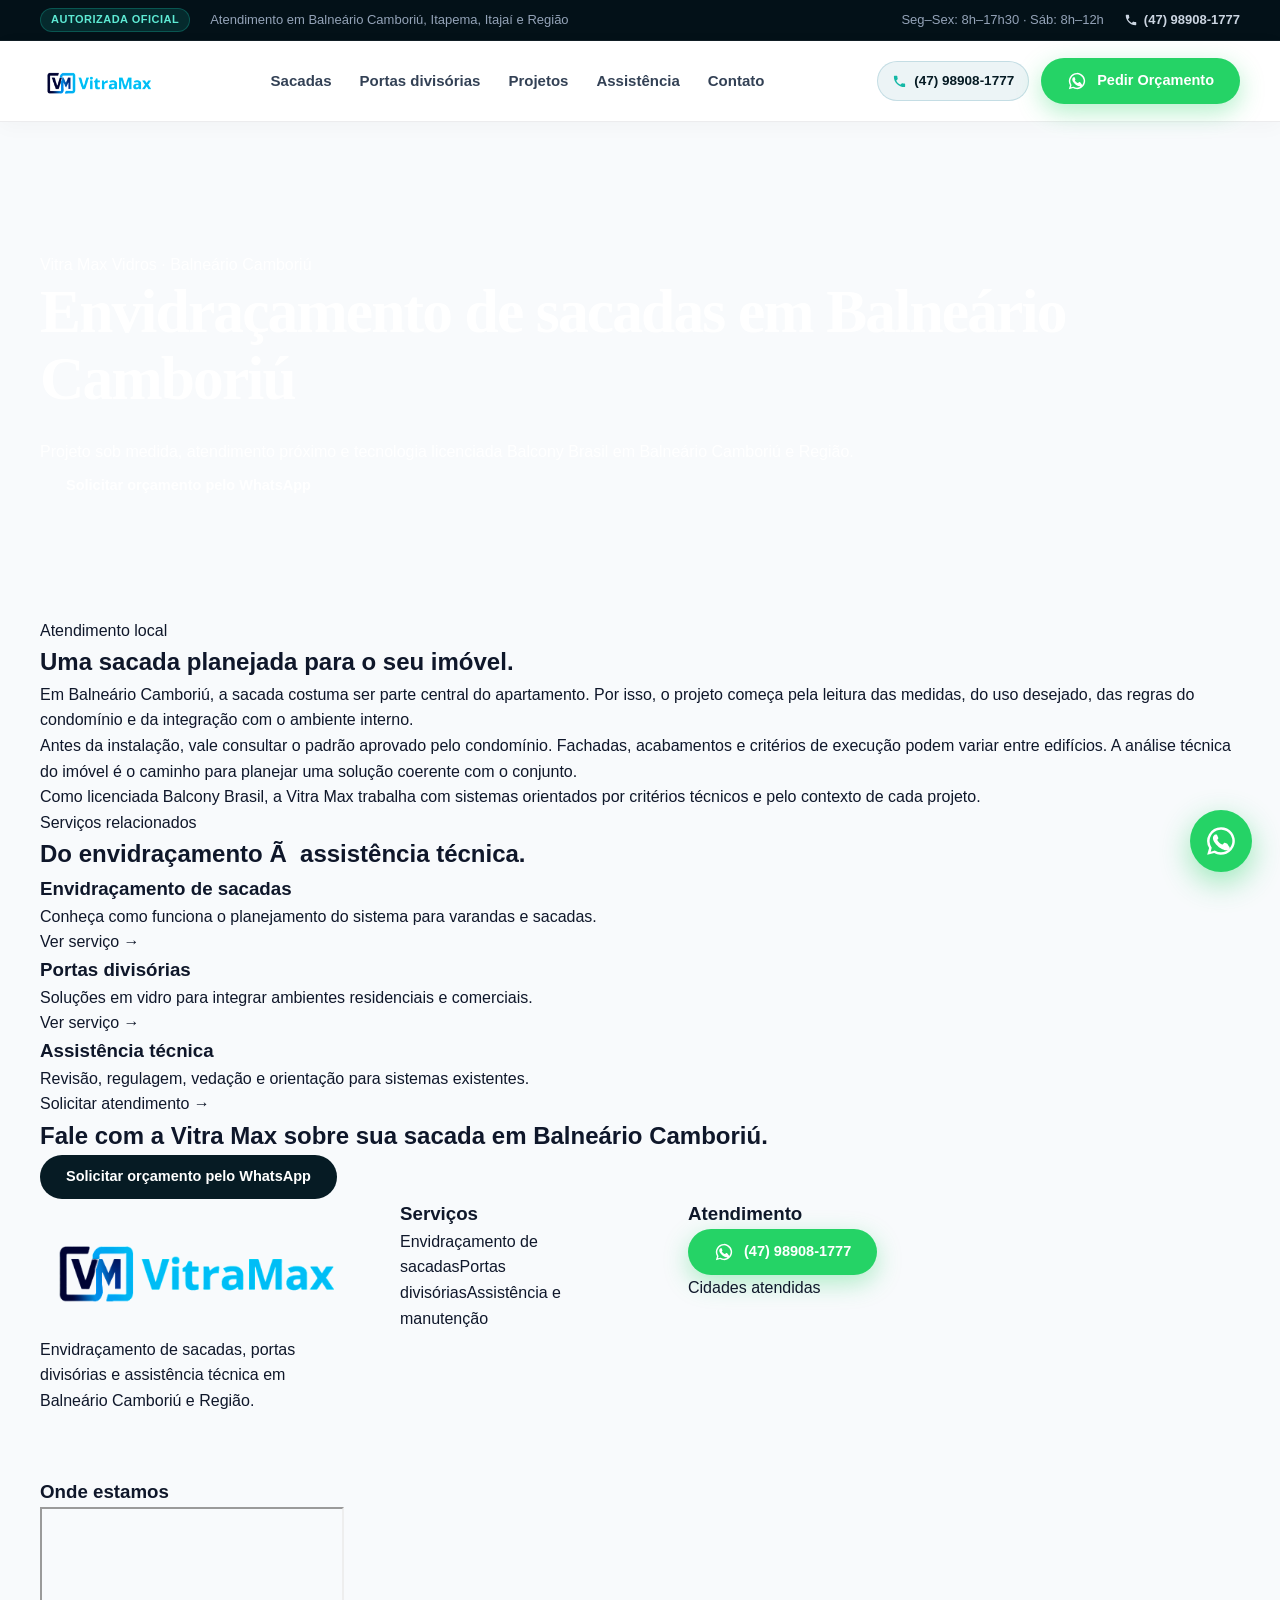
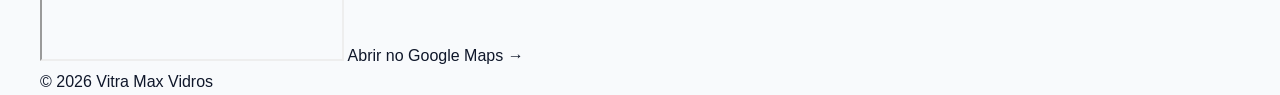
<file: envidracamento-sacadas-balneario-camboriu.html>
﻿<!doctype html><html lang='pt-BR'><head>
  <!-- Google Tag Manager -->
<script>(function(w,d,s,l,i){w[l]=w[l]||[];w[l].push({'gtm.start':
new Date().getTime(),event:'gtm.js'});var f=d.getElementsByTagName(s)[0],
j=d.createElement(s),dl=l!='dataLayer'?'&l='+l:'';j.async=true;j.src=
'https://www.googletagmanager.com/gtm.js?id='+i+dl;f.parentNode.insertBefore(j,f);
})(window,document,'script','dataLayer','GTM-5V336NNX');</script>
<!-- End Google Tag Manager -->
<meta charset="utf-8"><meta name='viewport' content='width=device-width,initial-scale=1'><title>Envidraçamento de sacadas em Balneário Camboriú | Vitra Max</title><meta name='description' content='Envidraçamento de sacadas em Balneário Camboriú com projeto sob medida. Atendimento da Vitra Max em Balneário Camboriú e Região.'><link rel='canonical' href='https://vitramax.com.br/envidracamento-sacadas-balneario-camboriu'><link rel='stylesheet' href="site.css?v=4.0"><script type='application/ld+json'>{"@context":"https://schema.org","@type":"Service","name":"Envidraçamento de sacadas em Balneário Camboriú","provider":{"@type":"HomeAndConstructionBusiness","name":"Vitra Max Vidros","telephone":"+5547989081777"},"areaServed":"Balneário Camboriú, SC"}</script></head><body>
  <!-- Google Tag Manager (noscript) -->
<noscript><iframe src="https://www.googletagmanager.com/ns.html?id=GTM-5V336NNX"
height="0" width="0" style="display:none;visibility:hidden"></iframe></noscript>
<!-- End Google Tag Manager (noscript) -->
  <!-- Topbar Informativa -->
  <div class="topbar">
    <div class="wrap">
      <div class="topbar-left">
        <span class="badge-tag">Autorizada Oficial</span>
        <span>Atendimento em Balneário Camboriú, Itapema, Itajaí e Região</span>
      </div>
      <div class="topbar-right">
        <span>Seg–Sex: 8h–17h30 · Sáb: 8h–12h</span>
        <a class="topbar-phone" href="tel:+5547989081777" title="Ligue para a Vitra Max: (47) 98908-1777">
          <svg viewBox="0 0 24 24"><path d="M20.01 15.38c-1.23 0-2.42-.2-3.53-.56a.977.977 0 0 0-1.01.24l-2.2 2.2a15.05 15.05 0 0 1-6.59-6.59l2.2-2.21a.96.96 0 0 0 .25-1.01A11.36 11.36 0 0 1 8.57 3.9c0-.55-.45-1-1-1H4c-.55 0-1 .45-1 1 0 9.39 7.61 17 17 17 .55 0 1-.45 1-1v-3.52c0-.55-.45-1-.99-1z"/></svg>
          <span>(47) 98908-1777</span>
        </a>
      </div>
    </div>
  </div>

  <header class="site-header"><div class="wrap header-inner"><a class="brand" href="/"><img src="imagens/logo-vitramax.png" alt="Vitra Max"></a><nav class="main-nav"><a href="/envidracamento-de-sacadas">Sacadas</a><a href="/portas-divisorias">Portas divisórias</a><a href="/projetos-de-envidracamento">Projetos</a><a href="/manutencao-de-envidracamento">Assistência</a><a href="/#contato">Contato</a>        <div class="mobile-nav-cta">
          <a class="btn-phone-full" href="tel:+5547989081777">
            <svg viewBox="0 0 24 24"><path d="M6.62 10.79a15.05 15.05 0 006.59 6.59l2.2-2.2a1 1 0 011.02-.24 11.72 11.72 0 003.68.59 1 1 0 011 1V20a1 1 0 01-1 1A17 17 0 013 4a1 1 0 011-1h3.5a1 1 0 011 1 11.72 11.72 0 00.59 3.68 1 1 0 01-.24 1.02l-2.23 2.09z"/></svg>
            Ligar para (47) 98908-1777
          </a>
        </div></nav>
      <div class="header-actions">
        <a class="header-phone" href="tel:+5547989081777" title="Ligue para a Vitra Max: (47) 98908-1777">
          <svg viewBox="0 0 24 24"><path d="M20.01 15.38c-1.23 0-2.42-.2-3.53-.56a.977.977 0 0 0-1.01.24l-2.2 2.2a15.05 15.05 0 0 1-6.59-6.59l2.2-2.21a.96.96 0 0 0 .25-1.01A11.36 11.36 0 0 1 8.57 3.9c0-.55-.45-1-1-1H4c-.55 0-1 .45-1 1 0 9.39 7.61 17 17 17 .55 0 1-.45 1-1v-3.52c0-.55-.45-1-.99-1z"/></svg>
          <span>(47) 98908-1777</span>
        </a>
        <a class="btn btn-whatsapp" href="https://wa.me/5547989081777?text=Ol%C3%A1!%20Vim%20pelo%20site%20da%20Vitra%20Max%20e%20gostaria%20de%20um%20or%C3%A7amento." target="_blank" rel="noopener">
          <svg viewBox="0 0 32 32"><path d="M16 3a13 13 0 0 0-11.2 19.6L3 29l6.6-1.7A13 13 0 1 0 16 3Zm0 23.7a10.6 10.6 0 0 1-5.4-1.5l-.4-.2-3.9 1 1-3.8-.3-.4A10.7 10.7 0 1 1 16 26.7Zm5.9-8c-.3-.2-1.9-.9-2.2-1s-.5-.2-.8.2-1 1-1.2 1.2-.4.3-.7.1a8.7 8.7 0 0 1-2.6-1.6 9.6 9.6 0 0 1-1.8-2.3c-.2-.3 0-.5.1-.7l.5-.6c.2-.2.2-.4.3-.6 0-.2-.1-.5-.2-.7l-1-2.3c-.3-.7-.6-.6-.8-.6h-.7c-.3 0-.7.1-1 .5-.4.4-1.4 1.3-1.4 3.2s1.4 3.7 1.6 4c.2.2 2.8 4.3 6.8 6 1 .4 1.7.7 2.3.9 1 .3 1.9.3 2.6.2.8-.1 1.9-.8 2.2-1.5.3-.7.3-1.3.2-1.5s-.3-.3-.6-.5Z"/></svg>
          Pedir Orçamento
        </a>
        <button class="menu-toggle" aria-label="Abrir Menu de Navegação" aria-expanded="false">☰</button>
      </div>
    </div>
  </header><main><section class='hero' style="--hero-image:url('imagens/park-belleville-25-scaled.jpg')"><div class='wrap'><div class='hero-copy'><p class='eyebrow'>Vitra Max Vidros · Balneário Camboriú</p><h1>Envidraçamento de sacadas em Balneário Camboriú</h1><p>Projeto sob medida, atendimento próximo e tecnologia licenciada Balcony Brasil em Balneário Camboriú e Região.</p><div class='actions'><a class='btn' href='https://wa.me/5547989081777?text=Olá!%20Quero%20um%20orçamento%20para%20envidraçamento%20de%20sacada%20em%20Balne%C3%A1rio%20Cambori%C3%BA.' target='_blank' rel='noopener'>Solicitar orçamento pelo WhatsApp</a></div></div></div></section><section><div class='wrap split'><div><p class='kicker'>Atendimento local</p><h2 class='title'>Uma sacada planejada para o seu imóvel.</h2><p class='lead'>Em Balneário Camboriú, a sacada costuma ser parte central do apartamento. Por isso, o projeto começa pela leitura das medidas, do uso desejado, das regras do condomínio e da integração com o ambiente interno.</p><p>Antes da instalação, vale consultar o padrão aprovado pelo condomínio. Fachadas, acabamentos e critérios de execução podem variar entre edifícios. A análise técnica do imóvel é o caminho para planejar uma solução coerente com o conjunto.</p><p>Como licenciada Balcony Brasil, a Vitra Max trabalha com sistemas orientados por critérios técnicos e pelo contexto de cada projeto.</p></div><div class='image-panel' style="--image:url('imagens/f-3.jpg')"></div></div></section><section class='dark'><div class='wrap'><p class='kicker'>Serviços relacionados</p><h2 class='title'>Do envidraçamento Ã  assistência técnica.</h2><div class='cards'><article class='card'><h3>Envidraçamento de sacadas</h3><p>Conheça como funciona o planejamento do sistema para varandas e sacadas.</p><a class='link' href='envidracamento-de-sacadas.html'>Ver serviço →</a></article><article class='card'><h3>Portas divisórias</h3><p>Soluções em vidro para integrar ambientes residenciais e comerciais.</p><a class='link' href='portas-divisorias.html'>Ver serviço →</a></article><article class='card'><h3>Assistência técnica</h3><p>Revisão, regulagem, vedação e orientação para sistemas existentes.</p><a class='link' href='manutencao-de-envidracamento.html'>Solicitar atendimento →</a></article></div></div></section><section><div class='wrap cta'><h2 class='title'>Fale com a Vitra Max sobre sua sacada em Balneário Camboriú.</h2><div class='actions'><a class='btn btn-dark' href='https://wa.me/5547989081777?text=Olá!%20Quero%20falar%20sobre%20envidraçamento%20de%20sacada%20em%20Balne%C3%A1rio%20Cambori%C3%BA.' target='_blank' rel='noopener'>Solicitar orçamento pelo WhatsApp</a></div></div></section></main><footer class="footer"><div class="wrap footer-grid"><div><img src="imagens/logo-vitramax.png" alt="Vitra Max"><p>Envidraçamento de sacadas, portas divisórias e assistência técnica em Balneário Camboriú e Região.</p></div><div><h3>Serviços</h3><a href="/envidracamento-de-sacadas">Envidraçamento de sacadas</a><a href="/portas-divisorias">Portas divisórias</a><a href="/manutencao-de-envidracamento">Assistência e manutenção</a></div><div><h3>Atendimento</h3><a class="btn btn-whatsapp" href="https://wa.me/5547989081777?text=Olá!%20Gostaria%20de%20solicitar%20um%20orçamento." target="_blank" rel="noopener">
  <svg viewBox="0 0 32 32"><path d="M16 3a13 13 0 0 0-11.2 19.6L3 29l6.6-1.7A13 13 0 1 0 16 3Zm0 23.7a10.6 10.6 0 0 1-5.4-1.5l-.4-.2-3.9 1 1-3.8-.3-.4A10.7 10.7 0 1 1 16 26.7Zm5.9-8c-.3-.2-1.9-.9-2.2-1s-.5-.2-.8.2-1 1-1.2 1.2-.4.3-.7.1a8.7 8.7 0 0 1-2.6-1.6 9.6 9.6 0 0 1-1.8-2.3c-.2-.3 0-.5.1-.7l.5-.6c.2-.2.2-.4.3-.6 0-.2-.1-.5-.2-.7l-1-2.3c-.3-.7-.6-.6-.8-.6h-.7c-.3 0-.7.1-1 .5-.4.4-1.4 1.3-1.4 3.2s1.4 3.7 1.6 4c.2.2 2.8 4.3 6.8 6 1 .4 1.7.7 2.3.9 1 .3 1.9.3 2.6.2.8-.1 1.9-.8 2.2-1.5.3-.7.3-1.3.2-1.5s-.3-.3-.6-.5Z"/></svg>
  (47) 98908-1777
</a><a href="/areas-atendidas-litoral-catarinense">Cidades atendidas</a></div></div>
  <div class="wrap location-map">
    <h3>Onde estamos</h3>
    <iframe title="Mapa Vitra Max Vidros" src="https://www.google.com/maps?q=Rua%20Jacarta%2C%201143%2C%20Areias%2C%20Cambori%C3%BA%20-%20SC&output=embed" loading="lazy"></iframe>
    <a href="https://www.google.com/maps/search/?api=1&query=Rua+Jacarta,+1143,+Areias,+Cambori%C3%BA+-+SC" target="_blank" rel="noopener">Abrir no Google Maps →</a>
  </div>

  <div class="wrap copyright">© 2026 Vitra Max Vidros</div></footer><script src='site.js'></script>
<!-- Botão Flutuante Redondo (Ícone Oficial WhatsApp) -->
<a href="https://wa.me/5547989081777?text=Ol%C3%A1!%20Gostaria%20de%20solicitar%20um%20or%C3%A7amento." class="btn-whatsapp whatsapp-float" target="_blank" rel="noopener" aria-label="Falar no WhatsApp" title="Falar no WhatsApp">
  <svg viewBox="0 0 32 32"><path d="M16 3a13 13 0 0 0-11.2 19.6L3 29l6.6-1.7A13 13 0 1 0 16 3Zm0 23.7a10.6 10.6 0 0 1-5.4-1.5l-.4-.2-3.9 1 1-3.8-.3-.4A10.7 10.7 0 1 1 16 26.7Zm5.9-8c-.3-.2-1.9-.9-2.2-1s-.5-.2-.8.2-1 1-1.2 1.2-.4.3-.7.1a8.7 8.7 0 0 1-2.6-1.6 9.6 9.6 0 0 1-1.8-2.3c-.2-.3 0-.5.1-.7l.5-.6c.2-.2.2-.4.3-.6 0-.2-.1-.5-.2-.7l-1-2.3c-.3-.7-.6-.6-.8-.6h-.7c-.3 0-.7.1-1 .5-.4.4-1.4 1.3-1.4 3.2s1.4 3.7 1.6 4c.2.2 2.8 4.3 6.8 6 1 .4 1.7.7 2.3.9 1 .3 1.9.3 2.6.2.8-.1 1.9-.8 2.2-1.5.3-.7.3-1.3.2-1.5s-.3-.3-.6-.5Z"/></svg>
  
</a>
</body></html>
</file>
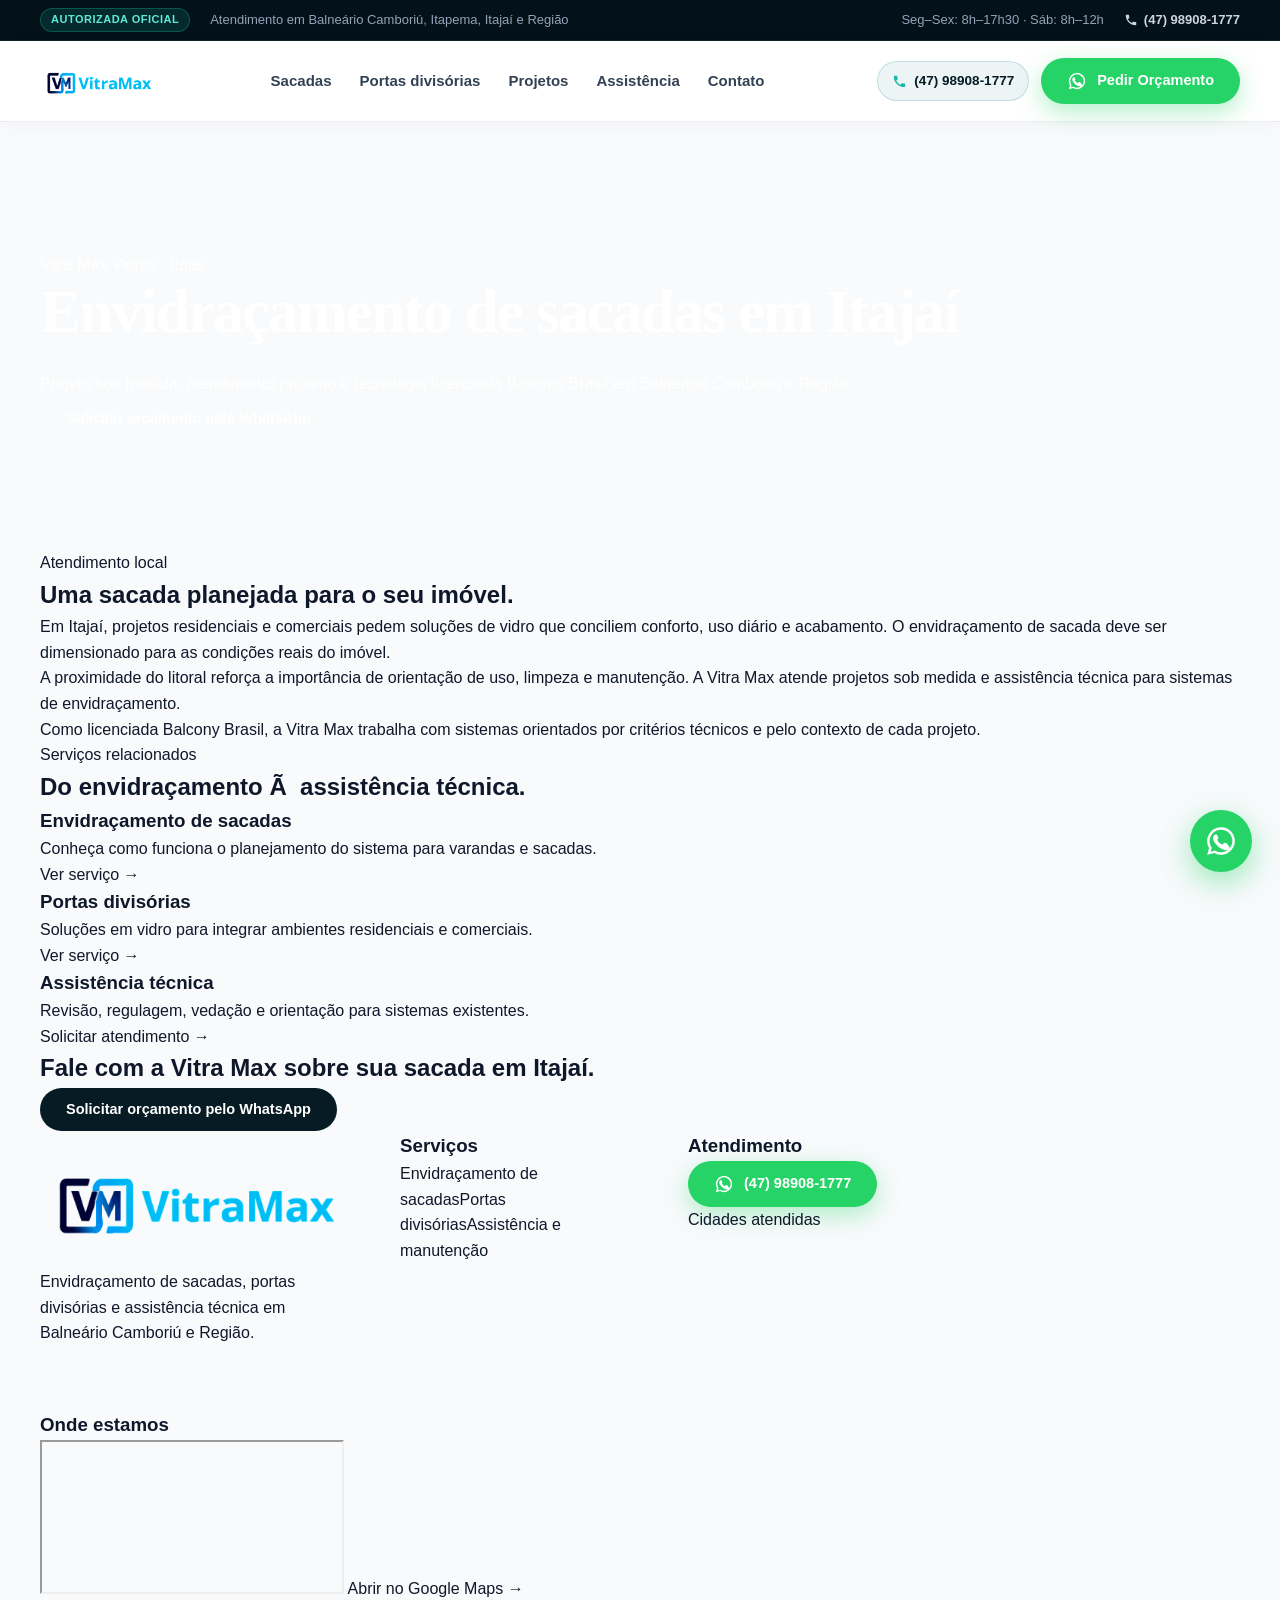
<file: envidracamento-sacadas-itajai.html>
﻿<!doctype html><html lang='pt-BR'><head>
  <!-- Google Tag Manager -->
<script>(function(w,d,s,l,i){w[l]=w[l]||[];w[l].push({'gtm.start':
new Date().getTime(),event:'gtm.js'});var f=d.getElementsByTagName(s)[0],
j=d.createElement(s),dl=l!='dataLayer'?'&l='+l:'';j.async=true;j.src=
'https://www.googletagmanager.com/gtm.js?id='+i+dl;f.parentNode.insertBefore(j,f);
})(window,document,'script','dataLayer','GTM-5V336NNX');</script>
<!-- End Google Tag Manager -->
<meta charset="utf-8"><meta name='viewport' content='width=device-width,initial-scale=1'><title>Envidraçamento de sacadas em Itajaí | Vitra Max</title><meta name='description' content='Envidraçamento de sacadas em Itajaí com projeto sob medida. Atendimento da Vitra Max em Balneário Camboriú e Região.'><link rel='canonical' href='https://vitramax.com.br/envidracamento-sacadas-itajai'><link rel='stylesheet' href="site.css?v=4.0"><script type='application/ld+json'>{"@context":"https://schema.org","@type":"Service","name":"Envidraçamento de sacadas em Itajaí","provider":{"@type":"HomeAndConstructionBusiness","name":"Vitra Max Vidros","telephone":"+5547989081777"},"areaServed":"Itajaí, SC"}</script></head><body>
  <!-- Google Tag Manager (noscript) -->
<noscript><iframe src="https://www.googletagmanager.com/ns.html?id=GTM-5V336NNX"
height="0" width="0" style="display:none;visibility:hidden"></iframe></noscript>
<!-- End Google Tag Manager (noscript) -->
  <!-- Topbar Informativa -->
  <div class="topbar">
    <div class="wrap">
      <div class="topbar-left">
        <span class="badge-tag">Autorizada Oficial</span>
        <span>Atendimento em Balneário Camboriú, Itapema, Itajaí e Região</span>
      </div>
      <div class="topbar-right">
        <span>Seg–Sex: 8h–17h30 · Sáb: 8h–12h</span>
        <a class="topbar-phone" href="tel:+5547989081777" title="Ligue para a Vitra Max: (47) 98908-1777">
          <svg viewBox="0 0 24 24"><path d="M20.01 15.38c-1.23 0-2.42-.2-3.53-.56a.977.977 0 0 0-1.01.24l-2.2 2.2a15.05 15.05 0 0 1-6.59-6.59l2.2-2.21a.96.96 0 0 0 .25-1.01A11.36 11.36 0 0 1 8.57 3.9c0-.55-.45-1-1-1H4c-.55 0-1 .45-1 1 0 9.39 7.61 17 17 17 .55 0 1-.45 1-1v-3.52c0-.55-.45-1-.99-1z"/></svg>
          <span>(47) 98908-1777</span>
        </a>
      </div>
    </div>
  </div>

  <header class="site-header"><div class="wrap header-inner"><a class="brand" href="/"><img src="imagens/logo-vitramax.png" alt="Vitra Max"></a><nav class="main-nav"><a href="/envidracamento-de-sacadas">Sacadas</a><a href="/portas-divisorias">Portas divisórias</a><a href="/projetos-de-envidracamento">Projetos</a><a href="/manutencao-de-envidracamento">Assistência</a><a href="/#contato">Contato</a>        <div class="mobile-nav-cta">
          <a class="btn-phone-full" href="tel:+5547989081777">
            <svg viewBox="0 0 24 24"><path d="M6.62 10.79a15.05 15.05 0 006.59 6.59l2.2-2.2a1 1 0 011.02-.24 11.72 11.72 0 003.68.59 1 1 0 011 1V20a1 1 0 01-1 1A17 17 0 013 4a1 1 0 011-1h3.5a1 1 0 011 1 11.72 11.72 0 00.59 3.68 1 1 0 01-.24 1.02l-2.23 2.09z"/></svg>
            Ligar para (47) 98908-1777
          </a>
        </div></nav>
      <div class="header-actions">
        <a class="header-phone" href="tel:+5547989081777" title="Ligue para a Vitra Max: (47) 98908-1777">
          <svg viewBox="0 0 24 24"><path d="M20.01 15.38c-1.23 0-2.42-.2-3.53-.56a.977.977 0 0 0-1.01.24l-2.2 2.2a15.05 15.05 0 0 1-6.59-6.59l2.2-2.21a.96.96 0 0 0 .25-1.01A11.36 11.36 0 0 1 8.57 3.9c0-.55-.45-1-1-1H4c-.55 0-1 .45-1 1 0 9.39 7.61 17 17 17 .55 0 1-.45 1-1v-3.52c0-.55-.45-1-.99-1z"/></svg>
          <span>(47) 98908-1777</span>
        </a>
        <a class="btn btn-whatsapp" href="https://wa.me/5547989081777?text=Ol%C3%A1!%20Vim%20pelo%20site%20da%20Vitra%20Max%20e%20gostaria%20de%20um%20or%C3%A7amento." target="_blank" rel="noopener">
          <svg viewBox="0 0 32 32"><path d="M16 3a13 13 0 0 0-11.2 19.6L3 29l6.6-1.7A13 13 0 1 0 16 3Zm0 23.7a10.6 10.6 0 0 1-5.4-1.5l-.4-.2-3.9 1 1-3.8-.3-.4A10.7 10.7 0 1 1 16 26.7Zm5.9-8c-.3-.2-1.9-.9-2.2-1s-.5-.2-.8.2-1 1-1.2 1.2-.4.3-.7.1a8.7 8.7 0 0 1-2.6-1.6 9.6 9.6 0 0 1-1.8-2.3c-.2-.3 0-.5.1-.7l.5-.6c.2-.2.2-.4.3-.6 0-.2-.1-.5-.2-.7l-1-2.3c-.3-.7-.6-.6-.8-.6h-.7c-.3 0-.7.1-1 .5-.4.4-1.4 1.3-1.4 3.2s1.4 3.7 1.6 4c.2.2 2.8 4.3 6.8 6 1 .4 1.7.7 2.3.9 1 .3 1.9.3 2.6.2.8-.1 1.9-.8 2.2-1.5.3-.7.3-1.3.2-1.5s-.3-.3-.6-.5Z"/></svg>
          Pedir Orçamento
        </a>
        <button class="menu-toggle" aria-label="Abrir Menu de Navegação" aria-expanded="false">☰</button>
      </div>
    </div>
  </header><main><section class='hero' style="--hero-image:url('imagens/park-belleville-25-scaled.jpg')"><div class='wrap'><div class='hero-copy'><p class='eyebrow'>Vitra Max Vidros · Itajaí</p><h1>Envidraçamento de sacadas em Itajaí</h1><p>Projeto sob medida, atendimento próximo e tecnologia licenciada Balcony Brasil em Balneário Camboriú e Região.</p><div class='actions'><a class='btn' href='https://wa.me/5547989081777?text=Olá!%20Quero%20um%20orçamento%20para%20envidraçamento%20de%20sacada%20em%20Itaja%C3%AD.' target='_blank' rel='noopener'>Solicitar orçamento pelo WhatsApp</a></div></div></div></section><section><div class='wrap split'><div><p class='kicker'>Atendimento local</p><h2 class='title'>Uma sacada planejada para o seu imóvel.</h2><p class='lead'>Em Itajaí, projetos residenciais e comerciais pedem soluções de vidro que conciliem conforto, uso diário e acabamento. O envidraçamento de sacada deve ser dimensionado para as condições reais do imóvel.</p><p>A proximidade do litoral reforça a importância de orientação de uso, limpeza e manutenção. A Vitra Max atende projetos sob medida e assistência técnica para sistemas de envidraçamento.</p><p>Como licenciada Balcony Brasil, a Vitra Max trabalha com sistemas orientados por critérios técnicos e pelo contexto de cada projeto.</p></div><div class='image-panel' style="--image:url('imagens/f-3.jpg')"></div></div></section><section class='dark'><div class='wrap'><p class='kicker'>Serviços relacionados</p><h2 class='title'>Do envidraçamento Ã  assistência técnica.</h2><div class='cards'><article class='card'><h3>Envidraçamento de sacadas</h3><p>Conheça como funciona o planejamento do sistema para varandas e sacadas.</p><a class='link' href='envidracamento-de-sacadas.html'>Ver serviço →</a></article><article class='card'><h3>Portas divisórias</h3><p>Soluções em vidro para integrar ambientes residenciais e comerciais.</p><a class='link' href='portas-divisorias.html'>Ver serviço →</a></article><article class='card'><h3>Assistência técnica</h3><p>Revisão, regulagem, vedação e orientação para sistemas existentes.</p><a class='link' href='manutencao-de-envidracamento.html'>Solicitar atendimento →</a></article></div></div></section><section><div class='wrap cta'><h2 class='title'>Fale com a Vitra Max sobre sua sacada em Itajaí.</h2><div class='actions'><a class='btn btn-dark' href='https://wa.me/5547989081777?text=Olá!%20Quero%20falar%20sobre%20envidraçamento%20de%20sacada%20em%20Itaja%C3%AD.' target='_blank' rel='noopener'>Solicitar orçamento pelo WhatsApp</a></div></div></section></main><footer class="footer"><div class="wrap footer-grid"><div><img src="imagens/logo-vitramax.png" alt="Vitra Max"><p>Envidraçamento de sacadas, portas divisórias e assistência técnica em Balneário Camboriú e Região.</p></div><div><h3>Serviços</h3><a href="/envidracamento-de-sacadas">Envidraçamento de sacadas</a><a href="/portas-divisorias">Portas divisórias</a><a href="/manutencao-de-envidracamento">Assistência e manutenção</a></div><div><h3>Atendimento</h3><a class="btn btn-whatsapp" href="https://wa.me/5547989081777?text=Olá!%20Gostaria%20de%20solicitar%20um%20orçamento." target="_blank" rel="noopener">
  <svg viewBox="0 0 32 32"><path d="M16 3a13 13 0 0 0-11.2 19.6L3 29l6.6-1.7A13 13 0 1 0 16 3Zm0 23.7a10.6 10.6 0 0 1-5.4-1.5l-.4-.2-3.9 1 1-3.8-.3-.4A10.7 10.7 0 1 1 16 26.7Zm5.9-8c-.3-.2-1.9-.9-2.2-1s-.5-.2-.8.2-1 1-1.2 1.2-.4.3-.7.1a8.7 8.7 0 0 1-2.6-1.6 9.6 9.6 0 0 1-1.8-2.3c-.2-.3 0-.5.1-.7l.5-.6c.2-.2.2-.4.3-.6 0-.2-.1-.5-.2-.7l-1-2.3c-.3-.7-.6-.6-.8-.6h-.7c-.3 0-.7.1-1 .5-.4.4-1.4 1.3-1.4 3.2s1.4 3.7 1.6 4c.2.2 2.8 4.3 6.8 6 1 .4 1.7.7 2.3.9 1 .3 1.9.3 2.6.2.8-.1 1.9-.8 2.2-1.5.3-.7.3-1.3.2-1.5s-.3-.3-.6-.5Z"/></svg>
  (47) 98908-1777
</a><a href="/areas-atendidas-litoral-catarinense">Cidades atendidas</a></div></div>
  <div class="wrap location-map">
    <h3>Onde estamos</h3>
    <iframe title="Mapa Vitra Max Vidros" src="https://www.google.com/maps?q=Rua%20Jacarta%2C%201143%2C%20Areias%2C%20Cambori%C3%BA%20-%20SC&output=embed" loading="lazy"></iframe>
    <a href="https://www.google.com/maps/search/?api=1&query=Rua+Jacarta,+1143,+Areias,+Cambori%C3%BA+-+SC" target="_blank" rel="noopener">Abrir no Google Maps →</a>
  </div>

  <div class="wrap copyright">© 2026 Vitra Max Vidros</div></footer><script src='site.js'></script>
<!-- Botão Flutuante Redondo (Ícone Oficial WhatsApp) -->
<a href="https://wa.me/5547989081777?text=Ol%C3%A1!%20Gostaria%20de%20solicitar%20um%20or%C3%A7amento." class="btn-whatsapp whatsapp-float" target="_blank" rel="noopener" aria-label="Falar no WhatsApp" title="Falar no WhatsApp">
  <svg viewBox="0 0 32 32"><path d="M16 3a13 13 0 0 0-11.2 19.6L3 29l6.6-1.7A13 13 0 1 0 16 3Zm0 23.7a10.6 10.6 0 0 1-5.4-1.5l-.4-.2-3.9 1 1-3.8-.3-.4A10.7 10.7 0 1 1 16 26.7Zm5.9-8c-.3-.2-1.9-.9-2.2-1s-.5-.2-.8.2-1 1-1.2 1.2-.4.3-.7.1a8.7 8.7 0 0 1-2.6-1.6 9.6 9.6 0 0 1-1.8-2.3c-.2-.3 0-.5.1-.7l.5-.6c.2-.2.2-.4.3-.6 0-.2-.1-.5-.2-.7l-1-2.3c-.3-.7-.6-.6-.8-.6h-.7c-.3 0-.7.1-1 .5-.4.4-1.4 1.3-1.4 3.2s1.4 3.7 1.6 4c.2.2 2.8 4.3 6.8 6 1 .4 1.7.7 2.3.9 1 .3 1.9.3 2.6.2.8-.1 1.9-.8 2.2-1.5.3-.7.3-1.3.2-1.5s-.3-.3-.6-.5Z"/></svg>
  
</a>
</body></html>
</file>
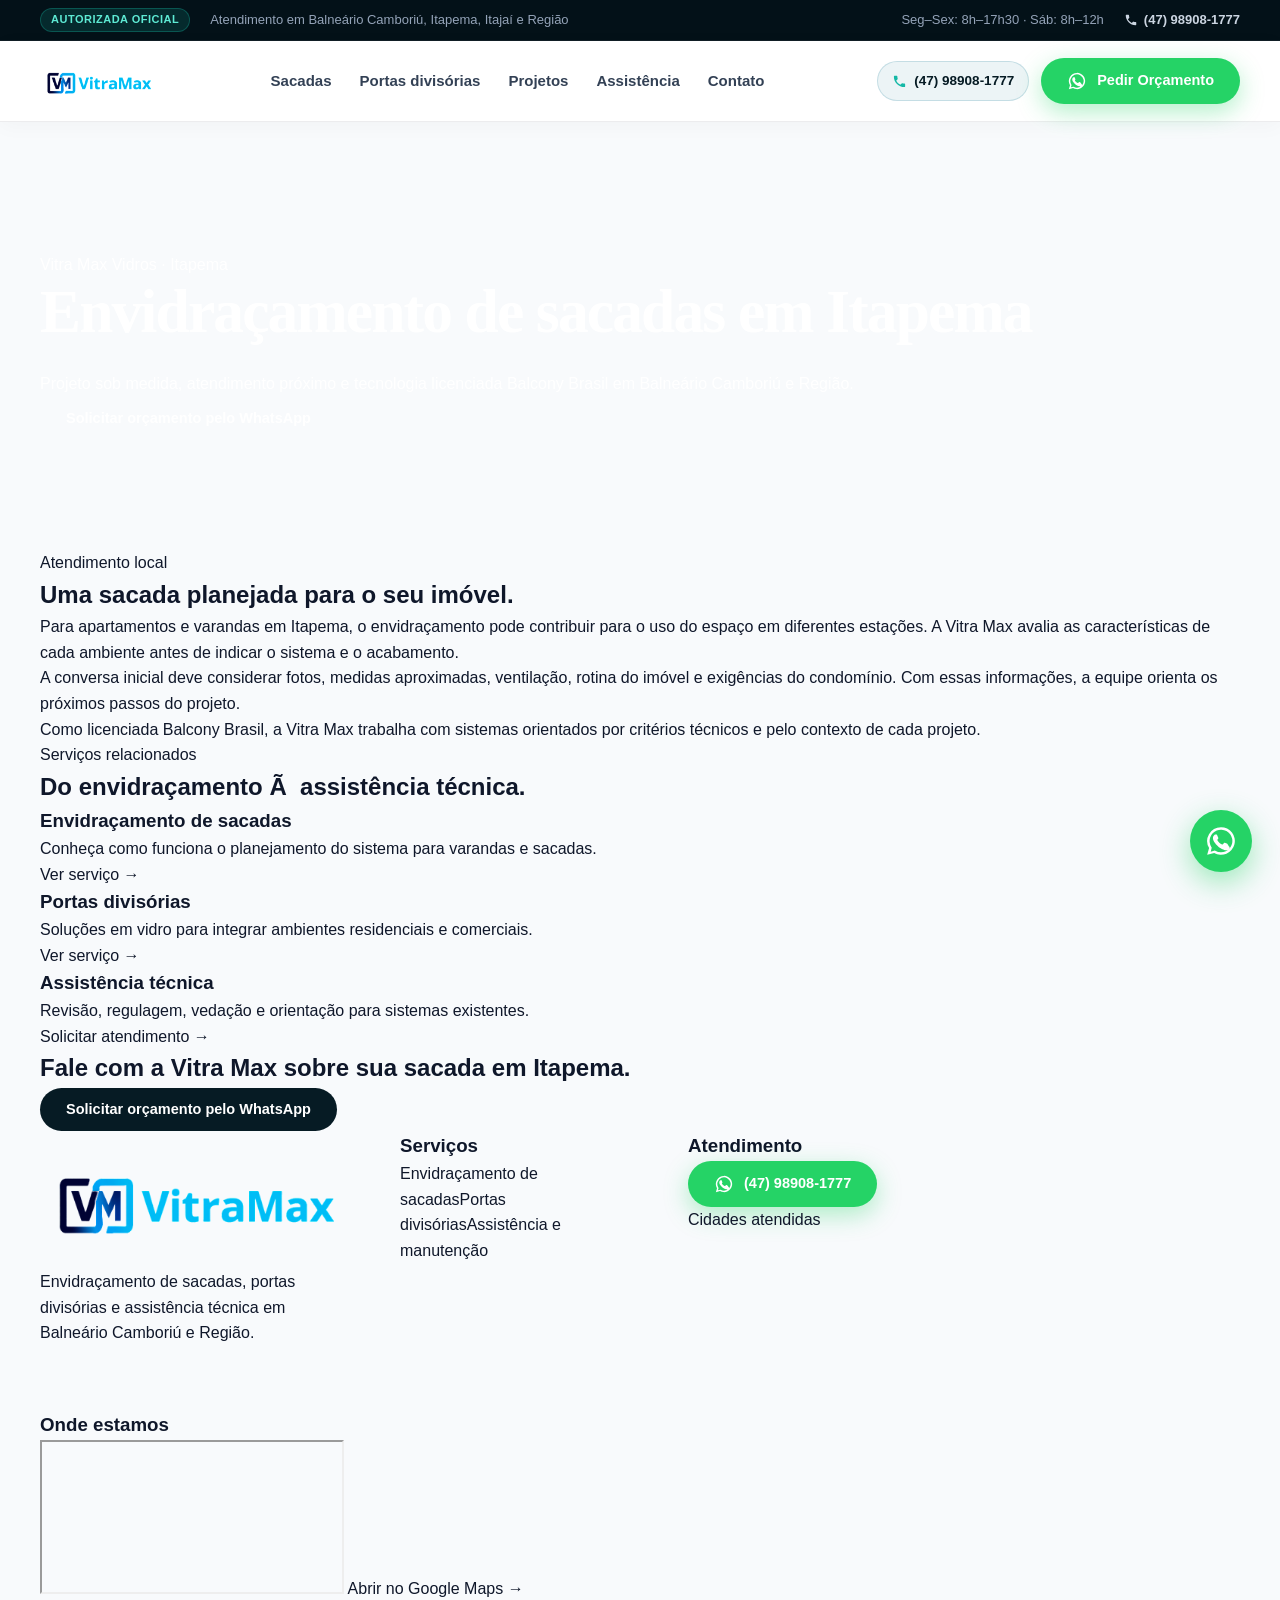
<file: envidracamento-sacadas-itapema.html>
﻿<!doctype html><html lang='pt-BR'><head>
  <!-- Google Tag Manager -->
<script>(function(w,d,s,l,i){w[l]=w[l]||[];w[l].push({'gtm.start':
new Date().getTime(),event:'gtm.js'});var f=d.getElementsByTagName(s)[0],
j=d.createElement(s),dl=l!='dataLayer'?'&l='+l:'';j.async=true;j.src=
'https://www.googletagmanager.com/gtm.js?id='+i+dl;f.parentNode.insertBefore(j,f);
})(window,document,'script','dataLayer','GTM-5V336NNX');</script>
<!-- End Google Tag Manager -->
<meta charset="utf-8"><meta name='viewport' content='width=device-width,initial-scale=1'><title>Envidraçamento de sacadas em Itapema | Vitra Max</title><meta name='description' content='Envidraçamento de sacadas em Itapema com projeto sob medida. Atendimento da Vitra Max em Balneário Camboriú e Região.'><link rel='canonical' href='https://vitramax.com.br/envidracamento-sacadas-itapema'><link rel='stylesheet' href="site.css?v=4.0"><script type='application/ld+json'>{"@context":"https://schema.org","@type":"Service","name":"Envidraçamento de sacadas em Itapema","provider":{"@type":"HomeAndConstructionBusiness","name":"Vitra Max Vidros","telephone":"+5547989081777"},"areaServed":"Itapema, SC"}</script></head><body>
  <!-- Google Tag Manager (noscript) -->
<noscript><iframe src="https://www.googletagmanager.com/ns.html?id=GTM-5V336NNX"
height="0" width="0" style="display:none;visibility:hidden"></iframe></noscript>
<!-- End Google Tag Manager (noscript) -->
  <!-- Topbar Informativa -->
  <div class="topbar">
    <div class="wrap">
      <div class="topbar-left">
        <span class="badge-tag">Autorizada Oficial</span>
        <span>Atendimento em Balneário Camboriú, Itapema, Itajaí e Região</span>
      </div>
      <div class="topbar-right">
        <span>Seg–Sex: 8h–17h30 · Sáb: 8h–12h</span>
        <a class="topbar-phone" href="tel:+5547989081777" title="Ligue para a Vitra Max: (47) 98908-1777">
          <svg viewBox="0 0 24 24"><path d="M20.01 15.38c-1.23 0-2.42-.2-3.53-.56a.977.977 0 0 0-1.01.24l-2.2 2.2a15.05 15.05 0 0 1-6.59-6.59l2.2-2.21a.96.96 0 0 0 .25-1.01A11.36 11.36 0 0 1 8.57 3.9c0-.55-.45-1-1-1H4c-.55 0-1 .45-1 1 0 9.39 7.61 17 17 17 .55 0 1-.45 1-1v-3.52c0-.55-.45-1-.99-1z"/></svg>
          <span>(47) 98908-1777</span>
        </a>
      </div>
    </div>
  </div>

  <header class="site-header"><div class="wrap header-inner"><a class="brand" href="/"><img src="imagens/logo-vitramax.png" alt="Vitra Max"></a><nav class="main-nav"><a href="/envidracamento-de-sacadas">Sacadas</a><a href="/portas-divisorias">Portas divisórias</a><a href="/projetos-de-envidracamento">Projetos</a><a href="/manutencao-de-envidracamento">Assistência</a><a href="/#contato">Contato</a>        <div class="mobile-nav-cta">
          <a class="btn-phone-full" href="tel:+5547989081777">
            <svg viewBox="0 0 24 24"><path d="M6.62 10.79a15.05 15.05 0 006.59 6.59l2.2-2.2a1 1 0 011.02-.24 11.72 11.72 0 003.68.59 1 1 0 011 1V20a1 1 0 01-1 1A17 17 0 013 4a1 1 0 011-1h3.5a1 1 0 011 1 11.72 11.72 0 00.59 3.68 1 1 0 01-.24 1.02l-2.23 2.09z"/></svg>
            Ligar para (47) 98908-1777
          </a>
        </div></nav>
      <div class="header-actions">
        <a class="header-phone" href="tel:+5547989081777" title="Ligue para a Vitra Max: (47) 98908-1777">
          <svg viewBox="0 0 24 24"><path d="M20.01 15.38c-1.23 0-2.42-.2-3.53-.56a.977.977 0 0 0-1.01.24l-2.2 2.2a15.05 15.05 0 0 1-6.59-6.59l2.2-2.21a.96.96 0 0 0 .25-1.01A11.36 11.36 0 0 1 8.57 3.9c0-.55-.45-1-1-1H4c-.55 0-1 .45-1 1 0 9.39 7.61 17 17 17 .55 0 1-.45 1-1v-3.52c0-.55-.45-1-.99-1z"/></svg>
          <span>(47) 98908-1777</span>
        </a>
        <a class="btn btn-whatsapp" href="https://wa.me/5547989081777?text=Ol%C3%A1!%20Vim%20pelo%20site%20da%20Vitra%20Max%20e%20gostaria%20de%20um%20or%C3%A7amento." target="_blank" rel="noopener">
          <svg viewBox="0 0 32 32"><path d="M16 3a13 13 0 0 0-11.2 19.6L3 29l6.6-1.7A13 13 0 1 0 16 3Zm0 23.7a10.6 10.6 0 0 1-5.4-1.5l-.4-.2-3.9 1 1-3.8-.3-.4A10.7 10.7 0 1 1 16 26.7Zm5.9-8c-.3-.2-1.9-.9-2.2-1s-.5-.2-.8.2-1 1-1.2 1.2-.4.3-.7.1a8.7 8.7 0 0 1-2.6-1.6 9.6 9.6 0 0 1-1.8-2.3c-.2-.3 0-.5.1-.7l.5-.6c.2-.2.2-.4.3-.6 0-.2-.1-.5-.2-.7l-1-2.3c-.3-.7-.6-.6-.8-.6h-.7c-.3 0-.7.1-1 .5-.4.4-1.4 1.3-1.4 3.2s1.4 3.7 1.6 4c.2.2 2.8 4.3 6.8 6 1 .4 1.7.7 2.3.9 1 .3 1.9.3 2.6.2.8-.1 1.9-.8 2.2-1.5.3-.7.3-1.3.2-1.5s-.3-.3-.6-.5Z"/></svg>
          Pedir Orçamento
        </a>
        <button class="menu-toggle" aria-label="Abrir Menu de Navegação" aria-expanded="false">☰</button>
      </div>
    </div>
  </header><main><section class='hero' style="--hero-image:url('imagens/park-belleville-25-scaled.jpg')"><div class='wrap'><div class='hero-copy'><p class='eyebrow'>Vitra Max Vidros · Itapema</p><h1>Envidraçamento de sacadas em Itapema</h1><p>Projeto sob medida, atendimento próximo e tecnologia licenciada Balcony Brasil em Balneário Camboriú e Região.</p><div class='actions'><a class='btn' href='https://wa.me/5547989081777?text=Olá!%20Quero%20um%20orçamento%20para%20envidraçamento%20de%20sacada%20em%20Itapema.' target='_blank' rel='noopener'>Solicitar orçamento pelo WhatsApp</a></div></div></div></section><section><div class='wrap split'><div><p class='kicker'>Atendimento local</p><h2 class='title'>Uma sacada planejada para o seu imóvel.</h2><p class='lead'>Para apartamentos e varandas em Itapema, o envidraçamento pode contribuir para o uso do espaço em diferentes estações. A Vitra Max avalia as características de cada ambiente antes de indicar o sistema e o acabamento.</p><p>A conversa inicial deve considerar fotos, medidas aproximadas, ventilação, rotina do imóvel e exigências do condomínio. Com essas informações, a equipe orienta os próximos passos do projeto.</p><p>Como licenciada Balcony Brasil, a Vitra Max trabalha com sistemas orientados por critérios técnicos e pelo contexto de cada projeto.</p></div><div class='image-panel' style="--image:url('imagens/f-3.jpg')"></div></div></section><section class='dark'><div class='wrap'><p class='kicker'>Serviços relacionados</p><h2 class='title'>Do envidraçamento Ã  assistência técnica.</h2><div class='cards'><article class='card'><h3>Envidraçamento de sacadas</h3><p>Conheça como funciona o planejamento do sistema para varandas e sacadas.</p><a class='link' href='envidracamento-de-sacadas.html'>Ver serviço →</a></article><article class='card'><h3>Portas divisórias</h3><p>Soluções em vidro para integrar ambientes residenciais e comerciais.</p><a class='link' href='portas-divisorias.html'>Ver serviço →</a></article><article class='card'><h3>Assistência técnica</h3><p>Revisão, regulagem, vedação e orientação para sistemas existentes.</p><a class='link' href='manutencao-de-envidracamento.html'>Solicitar atendimento →</a></article></div></div></section><section><div class='wrap cta'><h2 class='title'>Fale com a Vitra Max sobre sua sacada em Itapema.</h2><div class='actions'><a class='btn btn-dark' href='https://wa.me/5547989081777?text=Olá!%20Quero%20falar%20sobre%20envidraçamento%20de%20sacada%20em%20Itapema.' target='_blank' rel='noopener'>Solicitar orçamento pelo WhatsApp</a></div></div></section></main><footer class="footer"><div class="wrap footer-grid"><div><img src="imagens/logo-vitramax.png" alt="Vitra Max"><p>Envidraçamento de sacadas, portas divisórias e assistência técnica em Balneário Camboriú e Região.</p></div><div><h3>Serviços</h3><a href="/envidracamento-de-sacadas">Envidraçamento de sacadas</a><a href="/portas-divisorias">Portas divisórias</a><a href="/manutencao-de-envidracamento">Assistência e manutenção</a></div><div><h3>Atendimento</h3><a class="btn btn-whatsapp" href="https://wa.me/5547989081777?text=Olá!%20Gostaria%20de%20solicitar%20um%20orçamento." target="_blank" rel="noopener">
  <svg viewBox="0 0 32 32"><path d="M16 3a13 13 0 0 0-11.2 19.6L3 29l6.6-1.7A13 13 0 1 0 16 3Zm0 23.7a10.6 10.6 0 0 1-5.4-1.5l-.4-.2-3.9 1 1-3.8-.3-.4A10.7 10.7 0 1 1 16 26.7Zm5.9-8c-.3-.2-1.9-.9-2.2-1s-.5-.2-.8.2-1 1-1.2 1.2-.4.3-.7.1a8.7 8.7 0 0 1-2.6-1.6 9.6 9.6 0 0 1-1.8-2.3c-.2-.3 0-.5.1-.7l.5-.6c.2-.2.2-.4.3-.6 0-.2-.1-.5-.2-.7l-1-2.3c-.3-.7-.6-.6-.8-.6h-.7c-.3 0-.7.1-1 .5-.4.4-1.4 1.3-1.4 3.2s1.4 3.7 1.6 4c.2.2 2.8 4.3 6.8 6 1 .4 1.7.7 2.3.9 1 .3 1.9.3 2.6.2.8-.1 1.9-.8 2.2-1.5.3-.7.3-1.3.2-1.5s-.3-.3-.6-.5Z"/></svg>
  (47) 98908-1777
</a><a href="/areas-atendidas-litoral-catarinense">Cidades atendidas</a></div></div>
  <div class="wrap location-map">
    <h3>Onde estamos</h3>
    <iframe title="Mapa Vitra Max Vidros" src="https://www.google.com/maps?q=Rua%20Jacarta%2C%201143%2C%20Areias%2C%20Cambori%C3%BA%20-%20SC&output=embed" loading="lazy"></iframe>
    <a href="https://www.google.com/maps/search/?api=1&query=Rua+Jacarta,+1143,+Areias,+Cambori%C3%BA+-+SC" target="_blank" rel="noopener">Abrir no Google Maps →</a>
  </div>

  <div class="wrap copyright">© 2026 Vitra Max Vidros</div></footer><script src='site.js'></script>
<!-- Botão Flutuante Redondo (Ícone Oficial WhatsApp) -->
<a href="https://wa.me/5547989081777?text=Ol%C3%A1!%20Gostaria%20de%20solicitar%20um%20or%C3%A7amento." class="btn-whatsapp whatsapp-float" target="_blank" rel="noopener" aria-label="Falar no WhatsApp" title="Falar no WhatsApp">
  <svg viewBox="0 0 32 32"><path d="M16 3a13 13 0 0 0-11.2 19.6L3 29l6.6-1.7A13 13 0 1 0 16 3Zm0 23.7a10.6 10.6 0 0 1-5.4-1.5l-.4-.2-3.9 1 1-3.8-.3-.4A10.7 10.7 0 1 1 16 26.7Zm5.9-8c-.3-.2-1.9-.9-2.2-1s-.5-.2-.8.2-1 1-1.2 1.2-.4.3-.7.1a8.7 8.7 0 0 1-2.6-1.6 9.6 9.6 0 0 1-1.8-2.3c-.2-.3 0-.5.1-.7l.5-.6c.2-.2.2-.4.3-.6 0-.2-.1-.5-.2-.7l-1-2.3c-.3-.7-.6-.6-.8-.6h-.7c-.3 0-.7.1-1 .5-.4.4-1.4 1.3-1.4 3.2s1.4 3.7 1.6 4c.2.2 2.8 4.3 6.8 6 1 .4 1.7.7 2.3.9 1 .3 1.9.3 2.6.2.8-.1 1.9-.8 2.2-1.5.3-.7.3-1.3.2-1.5s-.3-.3-.6-.5Z"/></svg>
  
</a>
</body></html>
</file>
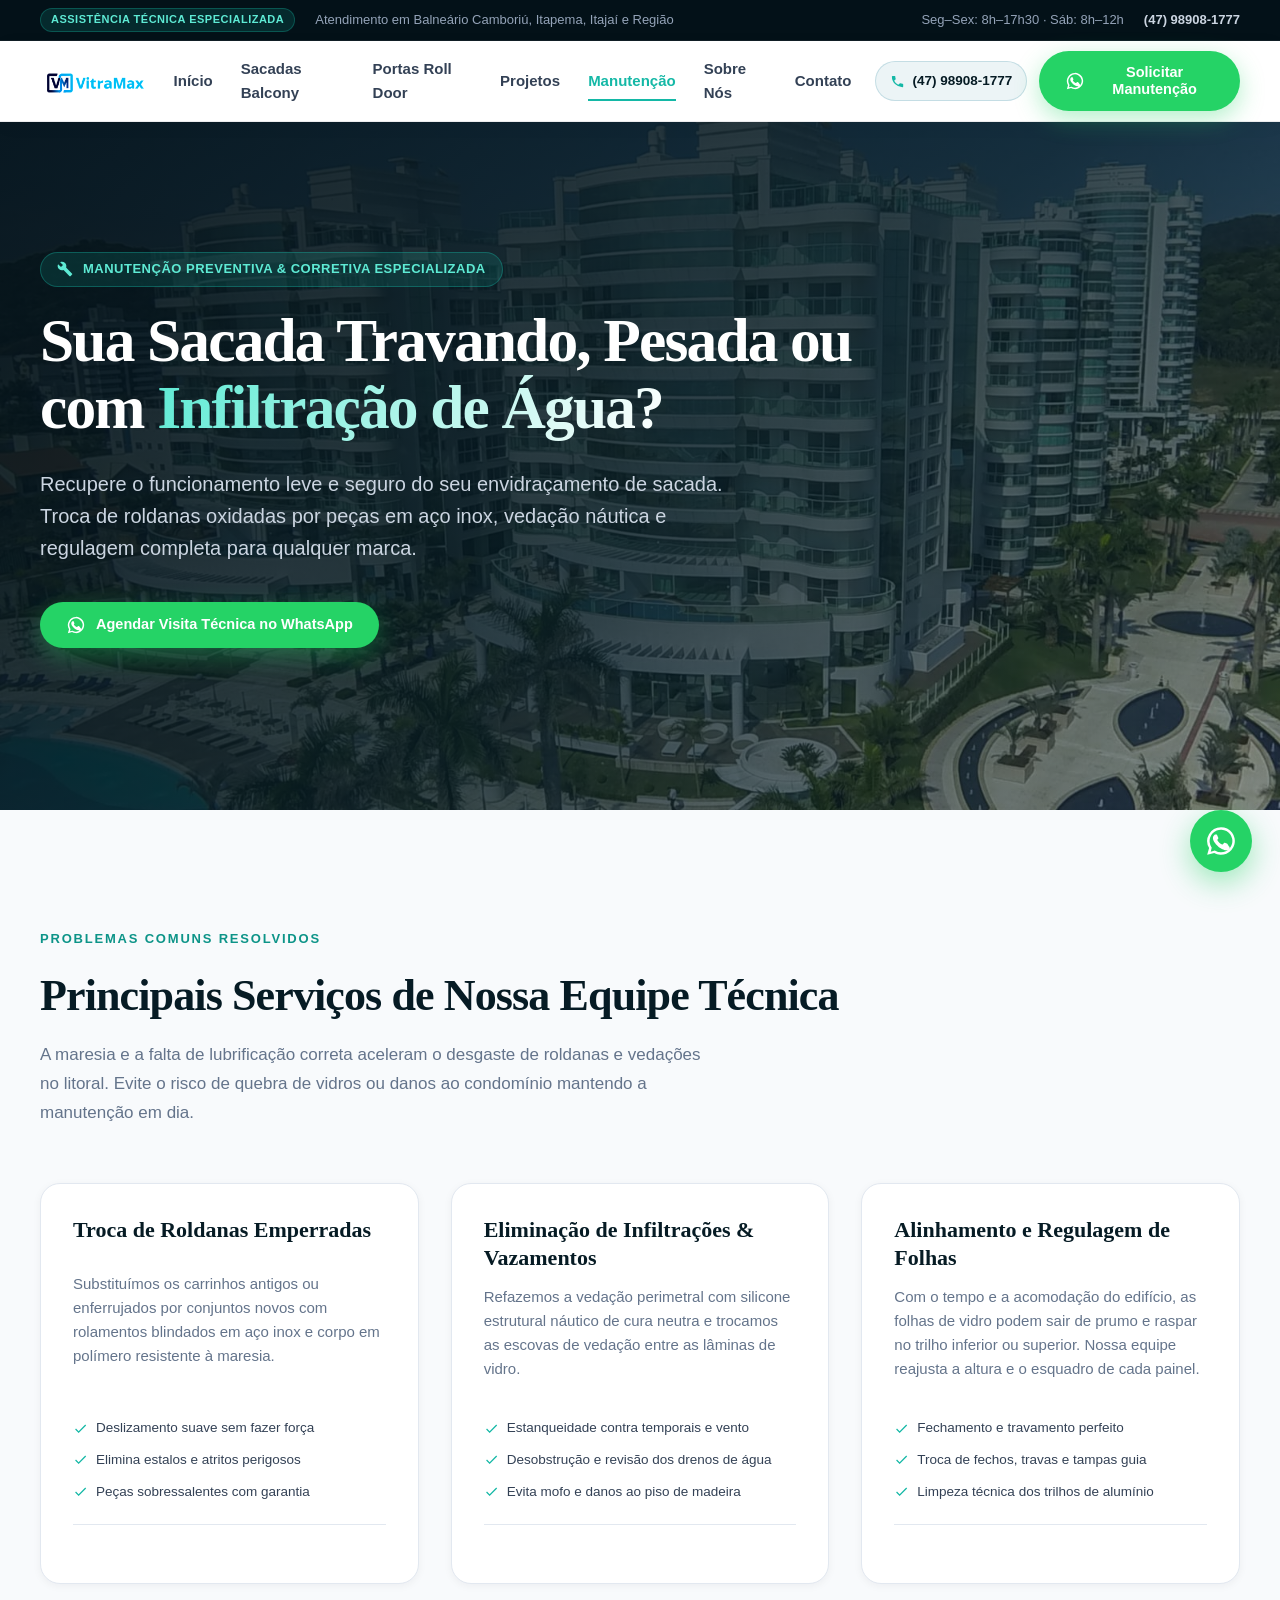
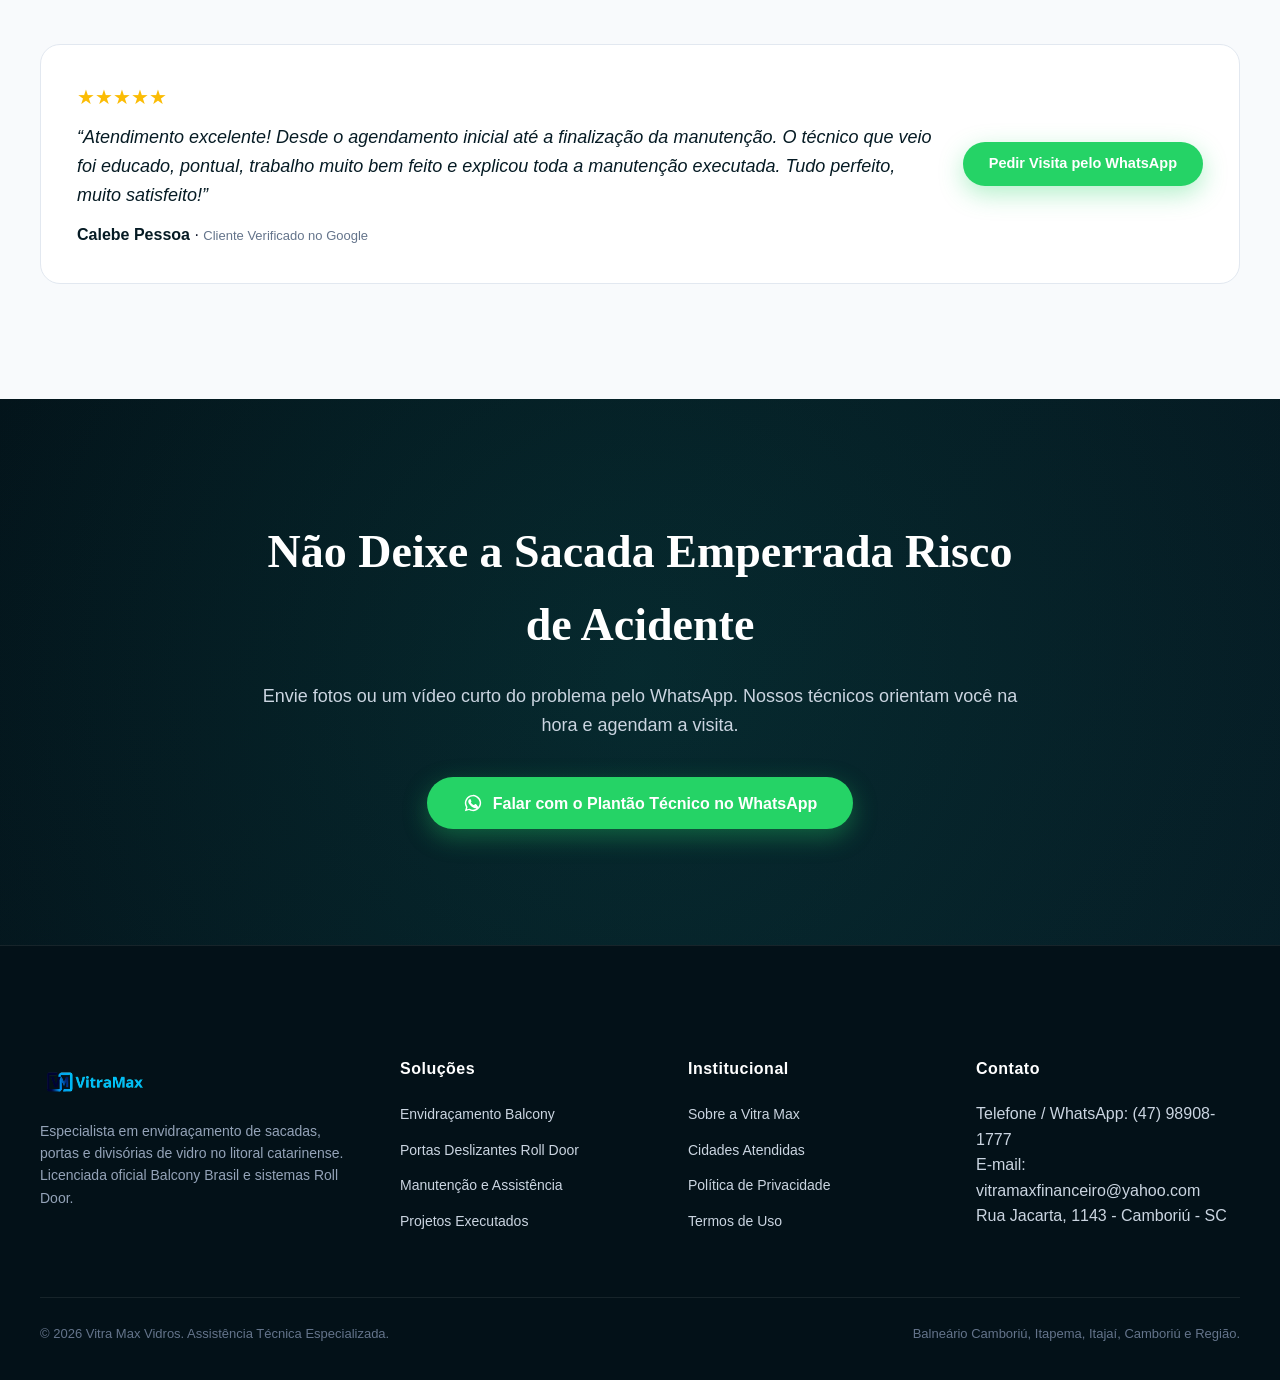
<file: manutencao-de-envidracamento.html>
<!DOCTYPE html>
<html lang="pt-BR">
<head>
  <!-- Google Tag Manager -->
<script>(function(w,d,s,l,i){w[l]=w[l]||[];w[l].push({'gtm.start':
new Date().getTime(),event:'gtm.js'});var f=d.getElementsByTagName(s)[0],
j=d.createElement(s),dl=l!='dataLayer'?'&l='+l:'';j.async=true;j.src=
'https://www.googletagmanager.com/gtm.js?id='+i+dl;f.parentNode.insertBefore(j,f);
})(window,document,'script','dataLayer','GTM-5V336NNX');</script>
<!-- End Google Tag Manager -->

  <meta charset="UTF-8">
  <meta name="viewport" content="width=device-width, initial-scale=1.0">
  <title>Manutenção de Sacadas e Cortinas de Vidro | Vitra Max - Litoral SC</title>
  <meta name="description" content="Assistência técnica especializada em manutenção de envidraçamento de sacadas. Troca de roldanas inox, alinhamento, vedação contra vazamentos e revisão preventiva em Balneário Camboriú e Região.">
  <link rel="canonical" href="https://vitramax.com.br/manutencao-de-envidracamento">
  
  <meta property="og:title" content="Manutenção de Envidraçamento de Sacadas | Vitra Max">
  <meta property="og:description" content="Troca de roldanas inox, vedação contra chuva e regulagem de sacadas que travam ou vazam no Litoral Catarinense.">
  <meta property="og:image" content="imagens/brava-beach-1.jpg">

  <link rel="stylesheet" href="site.css?v=4.0">
</head>
<body>
  <!-- Google Tag Manager (noscript) -->
<noscript><iframe src="https://www.googletagmanager.com/ns.html?id=GTM-5V336NNX"
height="0" width="0" style="display:none;visibility:hidden"></iframe></noscript>
<!-- End Google Tag Manager (noscript) -->


  <!-- Topbar -->
  <div class="topbar">
    <div class="wrap">
      <div class="topbar-left">
        <span class="badge-tag">Assistência Técnica Especializada</span>
        <span>Atendimento em Balneário Camboriú, Itapema, Itajaí e Região</span>
      </div>
      <div class="topbar-right">
        <span>Seg–Sex: 8h–17h30 · Sáb: 8h–12h</span>
        <a href="tel:+5547989081777">(47) 98908-1777</a>
      </div>
    </div>
  </div>

  <!-- Header -->
  <header class="site-header">
    <div class="wrap header-inner">
      <a class="brand" href="/">
        <img src="imagens/logo-vitramax.png" alt="Vitra Max Vidros">
      </a>
      <nav class="main-nav">
        <a href="/">Início</a>
        <a href="/envidracamento-de-sacadas">Sacadas Balcony</a>
        <a href="/portas-divisorias">Portas Roll Door</a>
        <a href="/projetos-de-envidracamento">Projetos</a>
        <a href="/manutencao-de-envidracamento" class="active">Manutenção</a>
        <a href="/sobre-a-vitra-max">Sobre Nós</a>
        <a href="/#contato">Contato</a>
              <div class="mobile-nav-cta">
          <a class="btn-phone-full" href="tel:+5547989081777">
            <svg viewBox="0 0 24 24"><path d="M6.62 10.79a15.05 15.05 0 006.59 6.59l2.2-2.2a1 1 0 011.02-.24 11.72 11.72 0 003.68.59 1 1 0 011 1V20a1 1 0 01-1 1A17 17 0 013 4a1 1 0 011-1h3.5a1 1 0 011 1 11.72 11.72 0 00.59 3.68 1 1 0 01-.24 1.02l-2.23 2.09z"/></svg>
            Ligar para (47) 98908-1777
          </a>
        </div>
      </nav>
      <div class="header-actions">
<a class="header-phone" href="tel:+5547989081777" title="Ligue para a Vitra Max: (47) 98908-1777">
          <svg viewBox="0 0 24 24"><path d="M6.62 10.79a15.05 15.05 0 006.59 6.59l2.2-2.2a1 1 0 011.02-.24 11.72 11.72 0 003.68.59 1 1 0 011 1V20a1 1 0 01-1 1A17 17 0 013 4a1 1 0 011-1h3.5a1 1 0 011 1 11.72 11.72 0 00.59 3.68 1 1 0 01-.24 1.02l-2.23 2.09z"/></svg>
          <span>(47) 98908-1777</span>
        </a>
<a class="btn btn-whatsapp" href="https://wa.me/5547989081777?text=Ol%C3%A1!%20Preciso%20de%20manuten%C3%A7%C3%A3o%20na%20minha%20sacada%20de%20vidro." target="_blank" rel="noopener">
          <svg viewBox="0 0 32 32"><path d="M16 3a13 13 0 0 0-11.2 19.6L3 29l6.6-1.7A13 13 0 1 0 16 3Zm0 23.7a10.6 10.6 0 0 1-5.4-1.5l-.4-.2-3.9 1 1-3.8-.3-.4A10.7 10.7 0 1 1 16 26.7Zm5.9-8c-.3-.2-1.9-.9-2.2-1s-.5-.2-.8.2-1 1-1.2 1.2-.4.3-.7.1a8.7 8.7 0 0 1-2.6-1.6 9.6 9.6 0 0 1-1.8-2.3c-.2-.3 0-.5.1-.7l.5-.6c.2-.2.2-.4.3-.6 0-.2-.1-.5-.2-.7l-1-2.3c-.3-.7-.6-.6-.8-.6h-.7c-.3 0-.7.1-1 .5-.4.4-1.4 1.3-1.4 3.2s1.4 3.7 1.6 4c.2.2 2.8 4.3 6.8 6 1 .4 1.7.7 2.3.9 1 .3 1.9.3 2.6.2.8-.1 1.9-.8 2.2-1.5.3-.7.3-1.3.2-1.5s-.3-.3-.6-.5Z"/></svg>
          Solicitar Manutenção
        </a>
        <button class="menu-toggle" aria-label="Abrir Menu de Navegação" aria-expanded="false">☰</button>
      </div>
    </div>
  </header>

  <!-- Hero Interno -->
  <section class="hero" style="--hero-bg: url('imagens/brava-beach-1.jpg')">
    <div class="wrap">
      <div class="hero-content">
        <div class="hero-pill">
          <svg viewBox="0 0 24 24"><path d="M22.7 19l-9.1-9.1c.9-2.3.4-5-1.5-6.9-2-2-5-2.4-7.4-1.3L9 6 6 9 1.6 4.7C.4 7.1.9 10.1 2.9 12.1c1.9 1.9 4.6 2.4 6.9 1.5l9.1 9.1c.4.4 1 .4 1.4 0l2.3-2.3c.5-.4.5-1.1.1-1.4z"/></svg>
          Manutenção Preventiva & Corretiva Especializada
        </div>
        <h1>Sua Sacada Travando, Pesada ou com <span class="highlight">Infiltração de Água?</span></h1>
        <p class="lead">Recupere o funcionamento leve e seguro do seu envidraçamento de sacada. Troca de roldanas oxidadas por peças em aço inox, vedação náutica e regulagem completa para qualquer marca.</p>
        <div class="hero-actions">
          <a class="btn btn-whatsapp" href="https://wa.me/5547989081777?text=Ol%C3%A1!%20Gostaria%20de%20agendar%20uma%20manuten%C3%A7%C3%A3o%20na%20minha%20sacada." target="_blank" rel="noopener">
            <svg viewBox="0 0 32 32"><path d="M16 3a13 13 0 0 0-11.2 19.6L3 29l6.6-1.7A13 13 0 1 0 16 3Zm0 23.7a10.6 10.6 0 0 1-5.4-1.5l-.4-.2-3.9 1 1-3.8-.3-.4A10.7 10.7 0 1 1 16 26.7Zm5.9-8c-.3-.2-1.9-.9-2.2-1s-.5-.2-.8.2-1 1-1.2 1.2-.4.3-.7.1a8.7 8.7 0 0 1-2.6-1.6 9.6 9.6 0 0 1-1.8-2.3c-.2-.3 0-.5.1-.7l.5-.6c.2-.2.2-.4.3-.6 0-.2-.1-.5-.2-.7l-1-2.3c-.3-.7-.6-.6-.8-.6h-.7c-.3 0-.7.1-1 .5-.4.4-1.4 1.3-1.4 3.2s1.4 3.7 1.6 4c.2.2 2.8 4.3 6.8 6 1 .4 1.7.7 2.3.9 1 .3 1.9.3 2.6.2.8-.1 1.9-.8 2.2-1.5.3-.7.3-1.3.2-1.5s-.3-.3-.6-.5Z"/></svg>
            Agendar Visita Técnica no WhatsApp
          </a>
        </div>
      </div>
    </div>
  </section>

  <!-- Serviços de Manutenção -->
  <section class="sec-pad">
    <div class="wrap">
      <div class="sec-header">
        <span class="sec-kicker">Problemas Comuns Resolvidos</span>
        <h2 class="sec-title">Principais Serviços de Nossa Equipe Técnica</h2>
        <p class="sec-desc">A maresia e a falta de lubrificação correta aceleram o desgaste de roldanas e vedações no litoral. Evite o risco de quebra de vidros ou danos ao condomínio mantendo a manutenção em dia.</p>
      </div>

      <div class="services-grid">
        <article class="service-card">
          <div class="service-body">
            <h3>Troca de Roldanas Emperradas</h3>
            <p>Substituímos os carrinhos antigos ou enferrujados por conjuntos novos com rolamentos blindados em aço inox e corpo em polímero resistente à maresia.</p>
            <ul class="service-specs">
              <li><svg viewBox="0 0 24 24"><path d="M9 16.2L4.8 12l-1.4 1.4L9 19 21 7l-1.4-1.4L9 16.2z"/></svg> Deslizamento suave sem fazer força</li>
              <li><svg viewBox="0 0 24 24"><path d="M9 16.2L4.8 12l-1.4 1.4L9 19 21 7l-1.4-1.4L9 16.2z"/></svg> Elimina estalos e atritos perigosos</li>
              <li><svg viewBox="0 0 24 24"><path d="M9 16.2L4.8 12l-1.4 1.4L9 19 21 7l-1.4-1.4L9 16.2z"/></svg> Peças sobressalentes com garantia</li>
            </ul>
          </div>
        </article>

        <article class="service-card">
          <div class="service-body">
            <h3>Eliminação de Infiltrações & Vazamentos</h3>
            <p>Refazemos a vedação perimetral com silicone estrutural náutico de cura neutra e trocamos as escovas de vedação entre as lâminas de vidro.</p>
            <ul class="service-specs">
              <li><svg viewBox="0 0 24 24"><path d="M9 16.2L4.8 12l-1.4 1.4L9 19 21 7l-1.4-1.4L9 16.2z"/></svg> Estanqueidade contra temporais e vento</li>
              <li><svg viewBox="0 0 24 24"><path d="M9 16.2L4.8 12l-1.4 1.4L9 19 21 7l-1.4-1.4L9 16.2z"/></svg> Desobstrução e revisão dos drenos de água</li>
              <li><svg viewBox="0 0 24 24"><path d="M9 16.2L4.8 12l-1.4 1.4L9 19 21 7l-1.4-1.4L9 16.2z"/></svg> Evita mofo e danos ao piso de madeira</li>
            </ul>
          </div>
        </article>

        <article class="service-card">
          <div class="service-body">
            <h3>Alinhamento e Regulagem de Folhas</h3>
            <p>Com o tempo e a acomodação do edifício, as folhas de vidro podem sair de prumo e raspar no trilho inferior ou superior. Nossa equipe reajusta a altura e o esquadro de cada painel.</p>
            <ul class="service-specs">
              <li><svg viewBox="0 0 24 24"><path d="M9 16.2L4.8 12l-1.4 1.4L9 19 21 7l-1.4-1.4L9 16.2z"/></svg> Fechamento e travamento perfeito</li>
              <li><svg viewBox="0 0 24 24"><path d="M9 16.2L4.8 12l-1.4 1.4L9 19 21 7l-1.4-1.4L9 16.2z"/></svg> Troca de fechos, travas e tampas guia</li>
              <li><svg viewBox="0 0 24 24"><path d="M9 16.2L4.8 12l-1.4 1.4L9 19 21 7l-1.4-1.4L9 16.2z"/></svg> Limpeza técnica dos trilhos de alumínio</li>
            </ul>
          </div>
        </article>
      </div>

      <!-- Depoimento Destaque de Manutenção -->
      <div style="margin-top: 60px; background:#ffffff; border:1px solid var(--line); border-radius:var(--radius-lg); padding:36px; display:flex; align-items:center; gap:24px; flex-wrap:wrap;">
        <div style="flex:1; min-width:280px;">
          <div style="color:#fbbc04; font-size:20px; margin-bottom:10px;">★★★★★</div>
          <blockquote style="font-size:18px; color:var(--navy); font-style:italic; line-height:1.6; margin-bottom:12px;">
            “Atendimento excelente! Desde o agendamento inicial até a finalização da manutenção. O técnico que veio foi educado, pontual, trabalho muito bem feito e explicou toda a manutenção executada. Tudo perfeito, muito satisfeito!”
          </blockquote>
          <strong style="color:var(--navy);">Calebe Pessoa</strong> · <span style="color:var(--muted); font-size:13px;">Cliente Verificado no Google</span>
        </div>
        <div>
          <a class="btn btn-whatsapp" href="https://wa.me/5547989081777?text=Ol%C3%A1!%20Vi%20o%20site%20e%20gostaria%20de%20agendar%20uma%20revis%C3%A3o%20na%20minha%20sacada." target="_blank" rel="noopener">
            Pedir Visita pelo WhatsApp
          </a>
        </div>
      </div>
    </div>
  </section>

  <!-- Banner CTA -->
  <section class="cta-banner">
    <div class="wrap cta-inner">
      <h2>Não Deixe a Sacada Emperrada Risco de Acidente</h2>
      <p>Envie fotos ou um vídeo curto do problema pelo WhatsApp. Nossos técnicos orientam você na hora e agendam a visita.</p>
      <a class="btn btn-whatsapp" href="https://wa.me/5547989081777?text=Ol%C3%A1!%20Gostaria%20de%20enviar%20fotos%20da%20minha%20sacada%20para%20avaliar%20manuten%C3%A7%C3%A3o." target="_blank" rel="noopener" style="font-size:16px; padding:16px 36px;">
        <svg viewBox="0 0 32 32"><path d="M16 3a13 13 0 0 0-11.2 19.6L3 29l6.6-1.7A13 13 0 1 0 16 3Zm0 23.7a10.6 10.6 0 0 1-5.4-1.5l-.4-.2-3.9 1 1-3.8-.3-.4A10.7 10.7 0 1 1 16 26.7Zm5.9-8c-.3-.2-1.9-.9-2.2-1s-.5-.2-.8.2-1 1-1.2 1.2-.4.3-.7.1a8.7 8.7 0 0 1-2.6-1.6 9.6 9.6 0 0 1-1.8-2.3c-.2-.3 0-.5.1-.7l.5-.6c.2-.2.2-.4.3-.6 0-.2-.1-.5-.2-.7l-1-2.3c-.3-.7-.6-.6-.8-.6h-.7c-.3 0-.7.1-1 .5-.4.4-1.4 1.3-1.4 3.2s1.4 3.7 1.6 4c.2.2 2.8 4.3 6.8 6 1 .4 1.7.7 2.3.9 1 .3 1.9.3 2.6.2.8-.1 1.9-.8 2.2-1.5.3-.7.3-1.3.2-1.5s-.3-.3-.6-.5Z"/></svg>
        Falar com o Plantão Técnico no WhatsApp
      </a>
    </div>
  </section>

  <!-- Rodapé -->
  <footer class="site-footer">
    <div class="wrap">
      <div class="footer-grid">
        <div class="footer-col footer-brand">
          <img src="imagens/logo-vitramax.png" alt="Vitra Max Vidros">
          <p>Especialista em envidraçamento de sacadas, portas e divisórias de vidro no litoral catarinense. Licenciada oficial Balcony Brasil e sistemas Roll Door.</p>
        </div>
        <div class="footer-col">
          <h3>Soluções</h3>
          <ul class="footer-links">
            <li><a href="/envidracamento-de-sacadas">Envidraçamento Balcony</a></li>
            <li><a href="/portas-divisorias">Portas Deslizantes Roll Door</a></li>
            <li><a href="/manutencao-de-envidracamento">Manutenção e Assistência</a></li>
            <li><a href="/projetos-de-envidracamento">Projetos Executados</a></li>
          </ul>
        </div>
        <div class="footer-col">
          <h3>Institucional</h3>
          <ul class="footer-links">
            <li><a href="/sobre-a-vitra-max">Sobre a Vitra Max</a></li>
            <li><a href="/areas-atendidas-litoral-catarinense">Cidades Atendidas</a></li>
            <li><a href="/politica-de-privacidade">Política de Privacidade</a></li>
            <li><a href="/termos-de-uso">Termos de Uso</a></li>
          </ul>
        </div>
        <div class="footer-col">
          <h3>Contato</h3>
          <p>Telefone / WhatsApp: (47) 98908-1777<br>E-mail: vitramaxfinanceiro@yahoo.com<br>Rua Jacarta, 1143 - Camboriú - SC</p>
        </div>
      </div>
      <div class="footer-bottom">
        <div>© 2026 Vitra Max Vidros. Assistência Técnica Especializada.</div>
        <div>Balneário Camboriú, Itapema, Itajaí, Camboriú e Região.</div>
      </div>
    </div>
  </footer>

  <a href="https://wa.me/5547989081777?text=Ol%C3%A1!%20Gostaria%20de%20solicitar%20uma%20manuten%C3%A7%C3%A3o%20na%20minha%20sacada." class="whatsapp-float" target="_blank" rel="noopener" aria-label="Falar no WhatsApp" title="Falar no WhatsApp">
    <svg viewBox="0 0 32 32"><path d="M16 3a13 13 0 0 0-11.2 19.6L3 29l6.6-1.7A13 13 0 1 0 16 3Zm0 23.7a10.6 10.6 0 0 1-5.4-1.5l-.4-.2-3.9 1 1-3.8-.3-.4A10.7 10.7 0 1 1 16 26.7Zm5.9-8c-.3-.2-1.9-.9-2.2-1s-.5-.2-.8.2-1 1-1.2 1.2-.4.3-.7.1a8.7 8.7 0 0 1-2.6-1.6 9.6 9.6 0 0 1-1.8-2.3c-.2-.3 0-.5.1-.7l.5-.6c.2-.2.2-.4.3-.6 0-.2-.1-.5-.2-.7l-1-2.3c-.3-.7-.6-.6-.8-.6h-.7c-.3 0-.7.1-1 .5-.4.4-1.4 1.3-1.4 3.2s1.4 3.7 1.6 4c.2.2 2.8 4.3 6.8 6 1 .4 1.7.7 2.3.9 1 .3 1.9.3 2.6.2.8-.1 1.9-.8 2.2-1.5.3-.7.3-1.3.2-1.5s-.3-.3-.6-.5Z"/></svg>
  </a>

  <script src="site.js"></script>
</body>
</html>
</file>
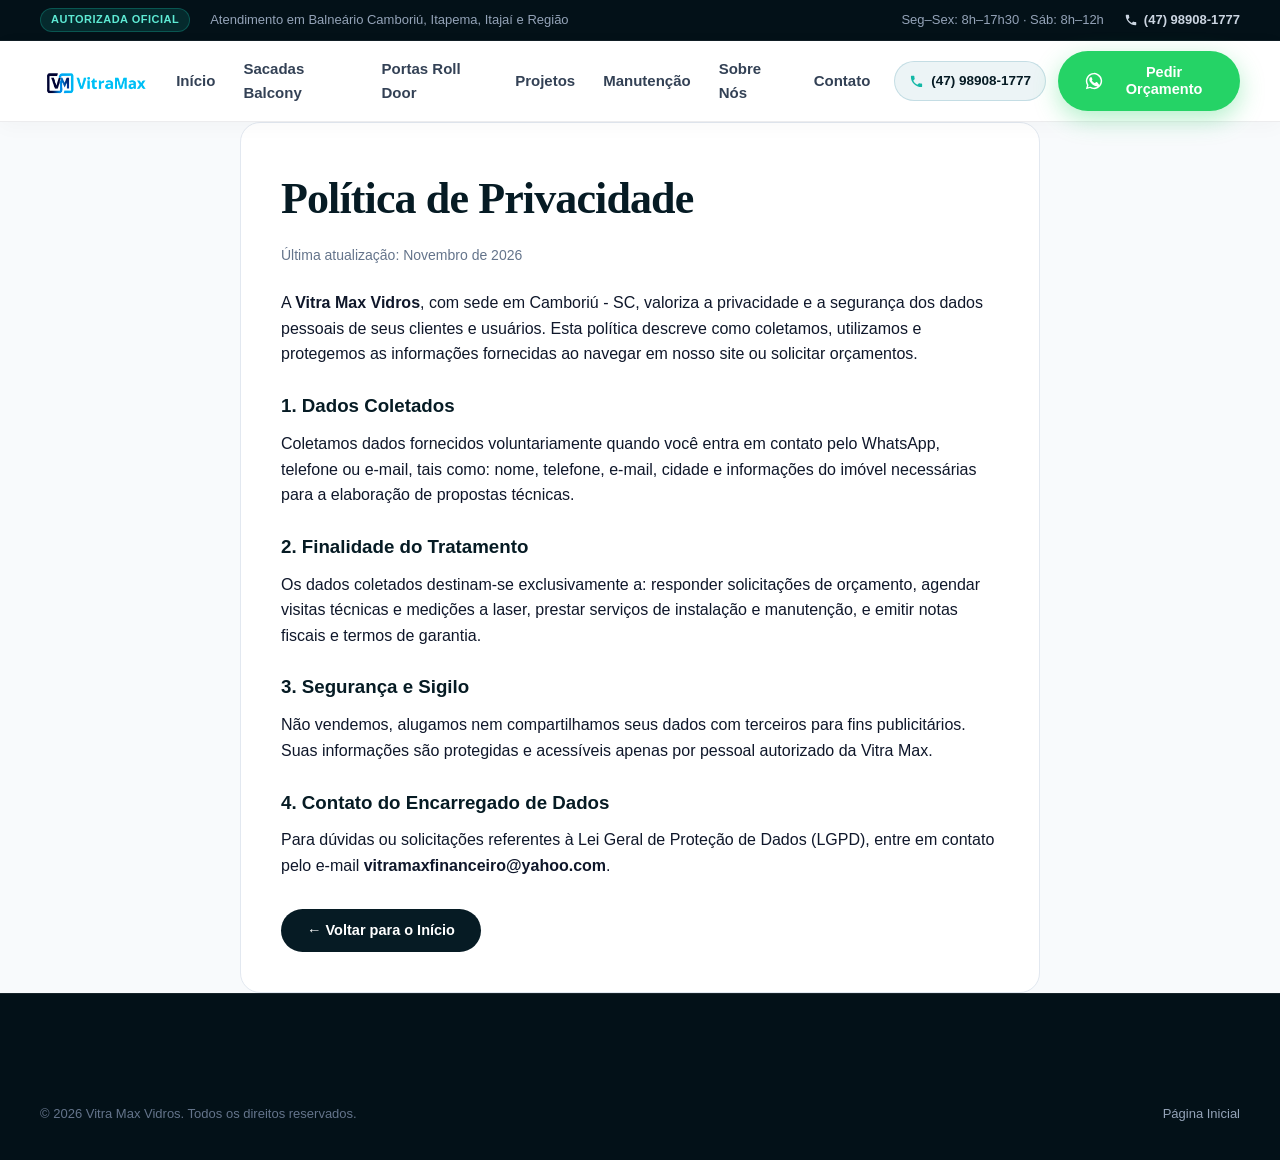
<file: politica-de-privacidade.html>
<!DOCTYPE html>
<html lang="pt-BR">
<head>
  <!-- Google Tag Manager -->
<script>(function(w,d,s,l,i){w[l]=w[l]||[];w[l].push({'gtm.start':
new Date().getTime(),event:'gtm.js'});var f=d.getElementsByTagName(s)[0],
j=d.createElement(s),dl=l!='dataLayer'?'&l='+l:'';j.async=true;j.src=
'https://www.googletagmanager.com/gtm.js?id='+i+dl;f.parentNode.insertBefore(j,f);
})(window,document,'script','dataLayer','GTM-5V336NNX');</script>
<!-- End Google Tag Manager -->

  <meta charset="UTF-8">
  <meta name="viewport" content="width=device-width, initial-scale=1.0">
  <title>Política de Privacidade | Vitra Max Vidros</title>
  <meta name="description" content="Política de privacidade e proteção de dados da Vitra Max Vidros em conformidade com a LGPD.">
  <link rel="canonical" href="https://vitramax.com.br/politica-de-privacidade">
  <link rel="stylesheet" href="site.css?v=4.0">
</head>
<body>
  <!-- Google Tag Manager (noscript) -->
<noscript><iframe src="https://www.googletagmanager.com/ns.html?id=GTM-5V336NNX"
height="0" width="0" style="display:none;visibility:hidden"></iframe></noscript>
<!-- End Google Tag Manager (noscript) -->

    <!-- Topbar Informativa -->
  <div class="topbar">
    <div class="wrap">
      <div class="topbar-left">
        <span class="badge-tag">Autorizada Oficial</span>
        <span>Atendimento em Balneário Camboriú, Itapema, Itajaí e Região</span>
      </div>
      <div class="topbar-right">
        <span>Seg–Sex: 8h–17h30 · Sáb: 8h–12h</span>
        <a class="topbar-phone" href="tel:+5547989081777" title="Ligue para a Vitra Max: (47) 98908-1777">
          <svg viewBox="0 0 24 24"><path d="M20.01 15.38c-1.23 0-2.42-.2-3.53-.56a.977.977 0 0 0-1.01.24l-2.2 2.2a15.05 15.05 0 0 1-6.59-6.59l2.2-2.21a.96.96 0 0 0 .25-1.01A11.36 11.36 0 0 1 8.57 3.9c0-.55-.45-1-1-1H4c-.55 0-1 .45-1 1 0 9.39 7.61 17 17 17 .55 0 1-.45 1-1v-3.52c0-.55-.45-1-.99-1z"/></svg>
          <span>(47) 98908-1777</span>
        </a>
      </div>
    </div>
  </div>

  <header class="site-header">
    <div class="wrap header-inner">
      <a class="brand" href="/">
        <img src="imagens/logo-vitramax.png" alt="Vitra Max Vidros">
      </a>
      <nav class="main-nav">
        <a href="/">Início</a>
        <a href="/envidracamento-de-sacadas">Sacadas Balcony</a>
        <a href="/portas-divisorias">Portas Roll Door</a>
        <a href="/projetos-de-envidracamento">Projetos</a>
        <a href="/manutencao-de-envidracamento">Manutenção</a>
        <a href="/sobre-a-vitra-max">Sobre Nós</a>
        <a href="/#contato">Contato</a>
              <div class="mobile-nav-cta">
          <a class="btn-phone-full" href="tel:+5547989081777">
            <svg viewBox="0 0 24 24"><path d="M6.62 10.79a15.05 15.05 0 006.59 6.59l2.2-2.2a1 1 0 011.02-.24 11.72 11.72 0 003.68.59 1 1 0 011 1V20a1 1 0 01-1 1A17 17 0 013 4a1 1 0 011-1h3.5a1 1 0 011 1 11.72 11.72 0 00.59 3.68 1 1 0 01-.24 1.02l-2.23 2.09z"/></svg>
            Ligar para (47) 98908-1777
          </a>
        </div>
      </nav>
      <div class="header-actions">
        <a class="header-phone" href="tel:+5547989081777" title="Ligue para a Vitra Max: (47) 98908-1777">
          <svg viewBox="0 0 24 24"><path d="M20.01 15.38c-1.23 0-2.42-.2-3.53-.56a.977.977 0 0 0-1.01.24l-2.2 2.2a15.05 15.05 0 0 1-6.59-6.59l2.2-2.21a.96.96 0 0 0 .25-1.01A11.36 11.36 0 0 1 8.57 3.9c0-.55-.45-1-1-1H4c-.55 0-1 .45-1 1 0 9.39 7.61 17 17 17 .55 0 1-.45 1-1v-3.52c0-.55-.45-1-.99-1z"/></svg>
          <span>(47) 98908-1777</span>
        </a>
        <a class="btn btn-whatsapp" href="https://wa.me/5547989081777?text=Ol%C3%A1!%20Vim%20pelo%20site%20da%20Vitra%20Max%20e%20gostaria%20de%20um%20or%C3%A7amento." target="_blank" rel="noopener">
          <svg viewBox="0 0 32 32"><path d="M16 3a13 13 0 0 0-11.2 19.6L3 29l6.6-1.7A13 13 0 1 0 16 3Zm0 23.7a10.6 10.6 0 0 1-5.4-1.5l-.4-.2-3.9 1 1-3.8-.3-.4A10.7 10.7 0 1 1 16 26.7Zm5.9-8c-.3-.2-1.9-.9-2.2-1s-.5-.2-.8.2-1 1-1.2 1.2-.4.3-.7.1a8.7 8.7 0 0 1-2.6-1.6 9.6 9.6 0 0 1-1.8-2.3c-.2-.3 0-.5.1-.7l.5-.6c.2-.2.2-.4.3-.6 0-.2-.1-.5-.2-.7l-1-2.3c-.3-.7-.6-.6-.8-.6h-.7c-.3 0-.7.1-1 .5-.4.4-1.4 1.3-1.4 3.2s1.4 3.7 1.6 4c.2.2 2.8 4.3 6.8 6 1 .4 1.7.7 2.3.9 1 .3 1.9.3 2.6.2.8-.1 1.9-.8 2.2-1.5.3-.7.3-1.3.2-1.5s-.3-.3-.6-.5Z"/></svg>
          Pedir Orçamento
        </a>
        <button class="menu-toggle" aria-label="Abrir Menu de Navegação" aria-expanded="false">☰</button>
      </div>
    </div>
  </header>

  <main class="sec-pad">
    <div class="wrap" style="max-width:800px; background:#ffffff; padding:40px; border-radius:var(--radius-lg); border:1px solid var(--line);">
      <h1 class="sec-title">Política de Privacidade</h1>
      <p style="color:var(--muted); font-size:14px; margin-bottom:24px;">Última atualização: Novembro de 2026</p>
      
      <p style="margin-bottom:16px;">A <strong>Vitra Max Vidros</strong>, com sede em Camboriú - SC, valoriza a privacidade e a segurança dos dados pessoais de seus clientes e usuários. Esta política descreve como coletamos, utilizamos e protegemos as informações fornecidas ao navegar em nosso site ou solicitar orçamentos.</p>
      
      <h3 style="margin:24px 0 10px; color:var(--navy);">1. Dados Coletados</h3>
      <p style="margin-bottom:16px;">Coletamos dados fornecidos voluntariamente quando você entra em contato pelo WhatsApp, telefone ou e-mail, tais como: nome, telefone, e-mail, cidade e informações do imóvel necessárias para a elaboração de propostas técnicas.</p>

      <h3 style="margin:24px 0 10px; color:var(--navy);">2. Finalidade do Tratamento</h3>
      <p style="margin-bottom:16px;">Os dados coletados destinam-se exclusivamente a: responder solicitações de orçamento, agendar visitas técnicas e medições a laser, prestar serviços de instalação e manutenção, e emitir notas fiscais e termos de garantia.</p>

      <h3 style="margin:24px 0 10px; color:var(--navy);">3. Segurança e Sigilo</h3>
      <p style="margin-bottom:16px;">Não vendemos, alugamos nem compartilhamos seus dados com terceiros para fins publicitários. Suas informações são protegidas e acessíveis apenas por pessoal autorizado da Vitra Max.</p>

      <h3 style="margin:24px 0 10px; color:var(--navy);">4. Contato do Encarregado de Dados</h3>
      <p style="margin-bottom:16px;">Para dúvidas ou solicitações referentes à Lei Geral de Proteção de Dados (LGPD), entre em contato pelo e-mail <strong>vitramaxfinanceiro@yahoo.com</strong>.</p>
      
      <div style="margin-top:30px;">
        <a class="btn btn-dark" href="/">← Voltar para o Início</a>
      </div>
    </div>
  </main>

  <footer class="site-footer">
    <div class="wrap footer-bottom" style="border:none; padding:0;">
      <div>© 2026 Vitra Max Vidros. Todos os direitos reservados.</div>
      <div><a href="/">Página Inicial</a></div>
    </div>
  </footer>
</body>
</html>
</file>
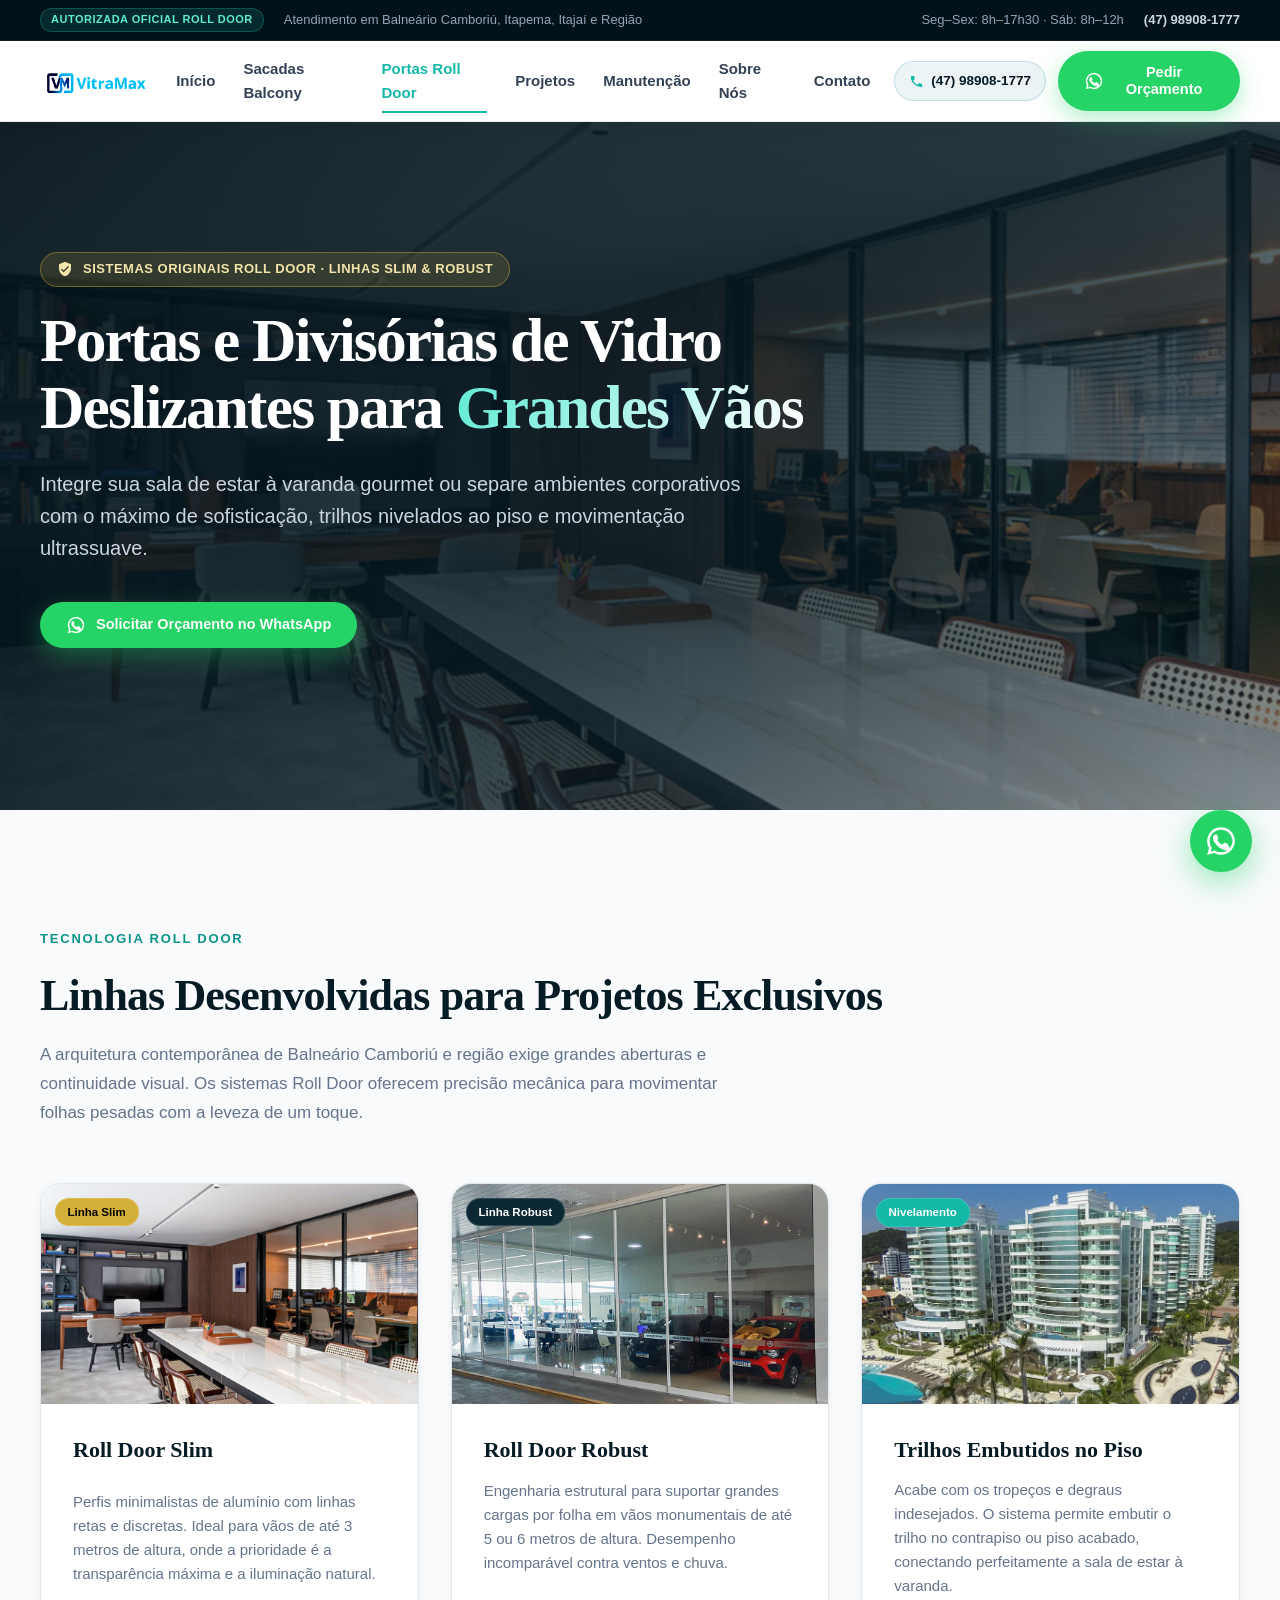
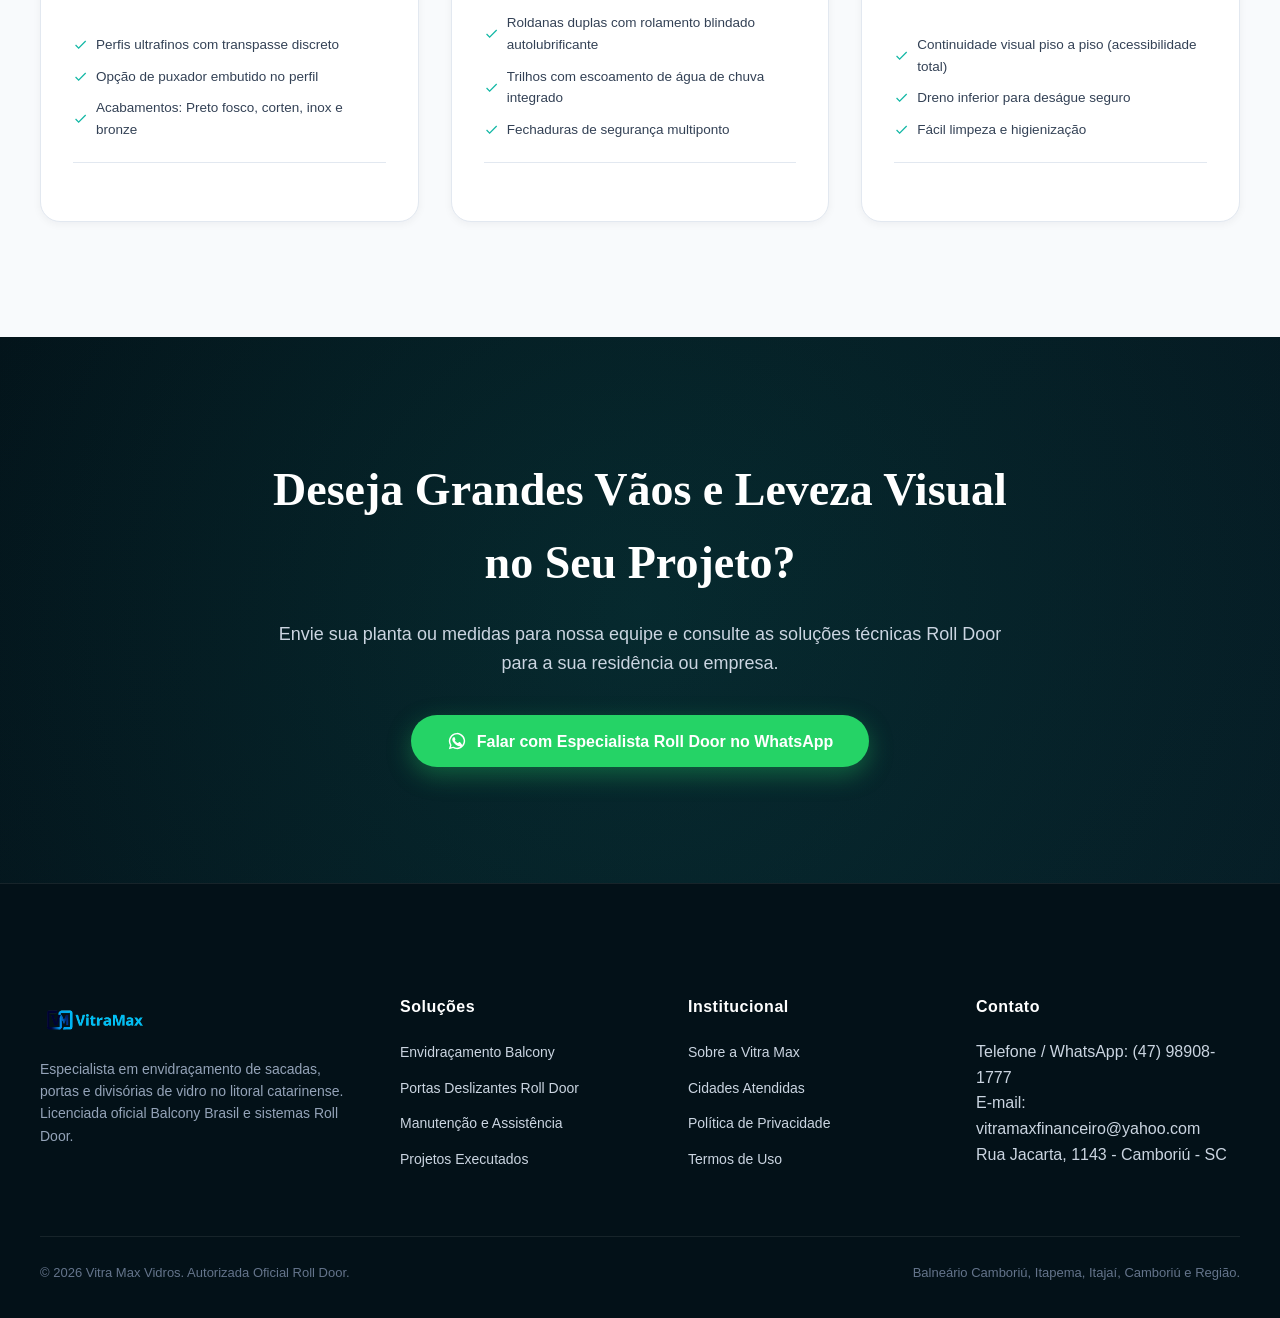
<file: portas-divisorias.html>
<!DOCTYPE html>
<html lang="pt-BR">
<head>
  <!-- Google Tag Manager -->
<script>(function(w,d,s,l,i){w[l]=w[l]||[];w[l].push({'gtm.start':
new Date().getTime(),event:'gtm.js'});var f=d.getElementsByTagName(s)[0],
j=d.createElement(s),dl=l!='dataLayer'?'&l='+l:'';j.async=true;j.src=
'https://www.googletagmanager.com/gtm.js?id='+i+dl;f.parentNode.insertBefore(j,f);
})(window,document,'script','dataLayer','GTM-5V336NNX');</script>
<!-- End Google Tag Manager -->

  <meta charset="UTF-8">
  <meta name="viewport" content="width=device-width, initial-scale=1.0">
  <title>Portas e Divisórias de Vidro Deslizantes | Sistema Roll Door - Vitra Max</title>
  <meta name="description" content="Portas e divisórias deslizantes em vidro para grandes vãos. Linhas Roll Door Slim e Robust com trilhos embutidos, deslizamento suave e acabamento minimalista no Litoral Catarinense.">
  <link rel="canonical" href="https://vitramax.com.br/portas-divisorias">
  
  <meta property="og:title" content="Portas e Divisórias de Vidro Deslizantes | Roll Door - Vitra Max">
  <meta property="og:description" content="Sistemas de portas deslizantes de vidro para integração de ambientes residenciais e corporativos de alto padrão.">
  <meta property="og:image" content="imagens/f-2.jpg">

  <link rel="stylesheet" href="site.css?v=4.0">
</head>
<body>
  <!-- Google Tag Manager (noscript) -->
<noscript><iframe src="https://www.googletagmanager.com/ns.html?id=GTM-5V336NNX"
height="0" width="0" style="display:none;visibility:hidden"></iframe></noscript>
<!-- End Google Tag Manager (noscript) -->


  <!-- Topbar -->
  <div class="topbar">
    <div class="wrap">
      <div class="topbar-left">
        <span class="badge-tag">Autorizada Oficial Roll Door</span>
        <span>Atendimento em Balneário Camboriú, Itapema, Itajaí e Região</span>
      </div>
      <div class="topbar-right">
        <span>Seg–Sex: 8h–17h30 · Sáb: 8h–12h</span>
        <a href="tel:+5547989081777">(47) 98908-1777</a>
      </div>
    </div>
  </div>

  <!-- Header -->
  <header class="site-header">
    <div class="wrap header-inner">
      <a class="brand" href="/">
        <img src="imagens/logo-vitramax.png" alt="Vitra Max Vidros">
      </a>
      <nav class="main-nav">
        <a href="/">Início</a>
        <a href="/envidracamento-de-sacadas">Sacadas Balcony</a>
        <a href="/portas-divisorias" class="active">Portas Roll Door</a>
        <a href="/projetos-de-envidracamento">Projetos</a>
        <a href="/manutencao-de-envidracamento">Manutenção</a>
        <a href="/sobre-a-vitra-max">Sobre Nós</a>
        <a href="/#contato">Contato</a>
              <div class="mobile-nav-cta">
          <a class="btn-phone-full" href="tel:+5547989081777">
            <svg viewBox="0 0 24 24"><path d="M6.62 10.79a15.05 15.05 0 006.59 6.59l2.2-2.2a1 1 0 011.02-.24 11.72 11.72 0 003.68.59 1 1 0 011 1V20a1 1 0 01-1 1A17 17 0 013 4a1 1 0 011-1h3.5a1 1 0 011 1 11.72 11.72 0 00.59 3.68 1 1 0 01-.24 1.02l-2.23 2.09z"/></svg>
            Ligar para (47) 98908-1777
          </a>
        </div>
      </nav>
      <div class="header-actions">
<a class="header-phone" href="tel:+5547989081777" title="Ligue para a Vitra Max: (47) 98908-1777">
          <svg viewBox="0 0 24 24"><path d="M6.62 10.79a15.05 15.05 0 006.59 6.59l2.2-2.2a1 1 0 011.02-.24 11.72 11.72 0 003.68.59 1 1 0 011 1V20a1 1 0 01-1 1A17 17 0 013 4a1 1 0 011-1h3.5a1 1 0 011 1 11.72 11.72 0 00.59 3.68 1 1 0 01-.24 1.02l-2.23 2.09z"/></svg>
          <span>(47) 98908-1777</span>
        </a>
<a class="btn btn-whatsapp" href="https://wa.me/5547989081777?text=Ol%C3%A1!%20Gostaria%20de%20um%20or%C3%A7amento%20para%20portas%20divis%C3%B3rias%20Roll%20Door." target="_blank" rel="noopener">
          <svg viewBox="0 0 32 32"><path d="M16 3a13 13 0 0 0-11.2 19.6L3 29l6.6-1.7A13 13 0 1 0 16 3Zm0 23.7a10.6 10.6 0 0 1-5.4-1.5l-.4-.2-3.9 1 1-3.8-.3-.4A10.7 10.7 0 1 1 16 26.7Zm5.9-8c-.3-.2-1.9-.9-2.2-1s-.5-.2-.8.2-1 1-1.2 1.2-.4.3-.7.1a8.7 8.7 0 0 1-2.6-1.6 9.6 9.6 0 0 1-1.8-2.3c-.2-.3 0-.5.1-.7l.5-.6c.2-.2.2-.4.3-.6 0-.2-.1-.5-.2-.7l-1-2.3c-.3-.7-.6-.6-.8-.6h-.7c-.3 0-.7.1-1 .5-.4.4-1.4 1.3-1.4 3.2s1.4 3.7 1.6 4c.2.2 2.8 4.3 6.8 6 1 .4 1.7.7 2.3.9 1 .3 1.9.3 2.6.2.8-.1 1.9-.8 2.2-1.5.3-.7.3-1.3.2-1.5s-.3-.3-.6-.5Z"/></svg>
          Pedir Orçamento
        </a>
        <button class="menu-toggle" aria-label="Abrir Menu de Navegação" aria-expanded="false">☰</button>
      </div>
    </div>
  </header>

  <!-- Hero Interno -->
  <section class="hero" style="--hero-bg: url('imagens/f-2.jpg')">
    <div class="wrap">
      <div class="hero-content">
        <div class="hero-pill" style="color:#f3e5ab; border-color:rgba(212,175,55,0.4); background:rgba(212,175,55,0.15);">
          <svg viewBox="0 0 24 24"><path d="M12 1L3 5v6c0 5.55 3.84 10.74 9 12 5.16-1.26 9-6.45 9-12V5l-9-4zm-2 16l-4-4 1.41-1.41L10 14.17l6.59-6.59L18 9l-8 8z"/></svg>
          Sistemas Originais Roll Door · Linhas Slim & Robust
        </div>
        <h1>Portas e Divisórias de Vidro Deslizantes para <span class="highlight">Grandes Vãos</span></h1>
        <p class="lead">Integre sua sala de estar à varanda gourmet ou separe ambientes corporativos com o máximo de sofisticação, trilhos nivelados ao piso e movimentação ultrassuave.</p>
        <div class="hero-actions">
          <a class="btn btn-whatsapp" href="https://wa.me/5547989081777?text=Ol%C3%A1!%20Quero%20um%20or%C3%A7amento%20para%20portas%20de%20vidro%20Roll%20Door." target="_blank" rel="noopener">
            <svg viewBox="0 0 32 32"><path d="M16 3a13 13 0 0 0-11.2 19.6L3 29l6.6-1.7A13 13 0 1 0 16 3Zm0 23.7a10.6 10.6 0 0 1-5.4-1.5l-.4-.2-3.9 1 1-3.8-.3-.4A10.7 10.7 0 1 1 16 26.7Zm5.9-8c-.3-.2-1.9-.9-2.2-1s-.5-.2-.8.2-1 1-1.2 1.2-.4.3-.7.1a8.7 8.7 0 0 1-2.6-1.6 9.6 9.6 0 0 1-1.8-2.3c-.2-.3 0-.5.1-.7l.5-.6c.2-.2.2-.4.3-.6 0-.2-.1-.5-.2-.7l-1-2.3c-.3-.7-.6-.6-.8-.6h-.7c-.3 0-.7.1-1 .5-.4.4-1.4 1.3-1.4 3.2s1.4 3.7 1.6 4c.2.2 2.8 4.3 6.8 6 1 .4 1.7.7 2.3.9 1 .3 1.9.3 2.6.2.8-.1 1.9-.8 2.2-1.5.3-.7.3-1.3.2-1.5s-.3-.3-.6-.5Z"/></svg>
            Solicitar Orçamento no WhatsApp
          </a>
        </div>
      </div>
    </div>
  </section>

  <!-- Linhas Roll Door -->
  <section class="sec-pad">
    <div class="wrap">
      <div class="sec-header">
        <span class="sec-kicker">Tecnologia Roll Door</span>
        <h2 class="sec-title">Linhas Desenvolvidas para Projetos Exclusivos</h2>
        <p class="sec-desc">A arquitetura contemporânea de Balneário Camboriú e região exige grandes aberturas e continuidade visual. Os sistemas Roll Door oferecem precisão mecânica para movimentar folhas pesadas com a leveza de um toque.</p>
      </div>

      <div class="services-grid">
        <!-- Roll Door Slim -->
        <article class="service-card">
          <div class="service-img-box">
            <img src="imagens/f-2.jpg" alt="Roll Door Slim">
            <span class="service-badge" style="background:#d4af37; color:#000;">Linha Slim</span>
          </div>
          <div class="service-body">
            <h3>Roll Door Slim</h3>
            <p>Perfis minimalistas de alumínio com linhas retas e discretas. Ideal para vãos de até 3 metros de altura, onde a prioridade é a transparência máxima e a iluminação natural.</p>
            <ul class="service-specs">
              <li><svg viewBox="0 0 24 24"><path d="M9 16.2L4.8 12l-1.4 1.4L9 19 21 7l-1.4-1.4L9 16.2z"/></svg> Perfis ultrafinos com transpasse discreto</li>
              <li><svg viewBox="0 0 24 24"><path d="M9 16.2L4.8 12l-1.4 1.4L9 19 21 7l-1.4-1.4L9 16.2z"/></svg> Opção de puxador embutido no perfil</li>
              <li><svg viewBox="0 0 24 24"><path d="M9 16.2L4.8 12l-1.4 1.4L9 19 21 7l-1.4-1.4L9 16.2z"/></svg> Acabamentos: Preto fosco, corten, inox e bronze</li>
            </ul>
          </div>
        </article>

        <!-- Roll Door Robust -->
        <article class="service-card">
          <div class="service-img-box">
            <img src="imagens/f-3.jpg" alt="Roll Door Robust">
            <span class="service-badge" style="background:#0b2834; color:#fff;">Linha Robust</span>
          </div>
          <div class="service-body">
            <h3>Roll Door Robust</h3>
            <p>Engenharia estrutural para suportar grandes cargas por folha em vãos monumentais de até 5 ou 6 metros de altura. Desempenho incomparável contra ventos e chuva.</p>
            <ul class="service-specs">
              <li><svg viewBox="0 0 24 24"><path d="M9 16.2L4.8 12l-1.4 1.4L9 19 21 7l-1.4-1.4L9 16.2z"/></svg> Roldanas duplas com rolamento blindado autolubrificante</li>
              <li><svg viewBox="0 0 24 24"><path d="M9 16.2L4.8 12l-1.4 1.4L9 19 21 7l-1.4-1.4L9 16.2z"/></svg> Trilhos com escoamento de água de chuva integrado</li>
              <li><svg viewBox="0 0 24 24"><path d="M9 16.2L4.8 12l-1.4 1.4L9 19 21 7l-1.4-1.4L9 16.2z"/></svg> Fechaduras de segurança multiponto</li>
            </ul>
          </div>
        </article>

        <!-- Trilhos Embutidos -->
        <article class="service-card">
          <div class="service-img-box">
            <img src="imagens/brava-beach-1.jpg" alt="Integração de Ambientes Nivelados">
            <span class="service-badge" style="background:#14b8a6; color:#fff;">Nivelamento</span>
          </div>
          <div class="service-body">
            <h3>Trilhos Embutidos no Piso</h3>
            <p>Acabe com os tropeços e degraus indesejados. O sistema permite embutir o trilho no contrapiso ou piso acabado, conectando perfeitamente a sala de estar à varanda.</p>
            <ul class="service-specs">
              <li><svg viewBox="0 0 24 24"><path d="M9 16.2L4.8 12l-1.4 1.4L9 19 21 7l-1.4-1.4L9 16.2z"/></svg> Continuidade visual piso a piso (acessibilidade total)</li>
              <li><svg viewBox="0 0 24 24"><path d="M9 16.2L4.8 12l-1.4 1.4L9 19 21 7l-1.4-1.4L9 16.2z"/></svg> Dreno inferior para deságue seguro</li>
              <li><svg viewBox="0 0 24 24"><path d="M9 16.2L4.8 12l-1.4 1.4L9 19 21 7l-1.4-1.4L9 16.2z"/></svg> Fácil limpeza e higienização</li>
            </ul>
          </div>
        </article>
      </div>
    </div>
  </section>

  <!-- Banner CTA -->
  <section class="cta-banner">
    <div class="wrap cta-inner">
      <h2>Deseja Grandes Vãos e Leveza Visual no Seu Projeto?</h2>
      <p>Envie sua planta ou medidas para nossa equipe e consulte as soluções técnicas Roll Door para a sua residência ou empresa.</p>
      <a class="btn btn-whatsapp" href="https://wa.me/5547989081777?text=Ol%C3%A1!%20Gostaria%20de%20um%20or%C3%A7amento%20para%20portas%20deslizantes%20Roll%20Door." target="_blank" rel="noopener" style="font-size:16px; padding:16px 36px;">
        <svg viewBox="0 0 32 32"><path d="M16 3a13 13 0 0 0-11.2 19.6L3 29l6.6-1.7A13 13 0 1 0 16 3Zm0 23.7a10.6 10.6 0 0 1-5.4-1.5l-.4-.2-3.9 1 1-3.8-.3-.4A10.7 10.7 0 1 1 16 26.7Zm5.9-8c-.3-.2-1.9-.9-2.2-1s-.5-.2-.8.2-1 1-1.2 1.2-.4.3-.7.1a8.7 8.7 0 0 1-2.6-1.6 9.6 9.6 0 0 1-1.8-2.3c-.2-.3 0-.5.1-.7l.5-.6c.2-.2.2-.4.3-.6 0-.2-.1-.5-.2-.7l-1-2.3c-.3-.7-.6-.6-.8-.6h-.7c-.3 0-.7.1-1 .5-.4.4-1.4 1.3-1.4 3.2s1.4 3.7 1.6 4c.2.2 2.8 4.3 6.8 6 1 .4 1.7.7 2.3.9 1 .3 1.9.3 2.6.2.8-.1 1.9-.8 2.2-1.5.3-.7.3-1.3.2-1.5s-.3-.3-.6-.5Z"/></svg>
        Falar com Especialista Roll Door no WhatsApp
      </a>
    </div>
  </section>

  <!-- Rodapé -->
  <footer class="site-footer">
    <div class="wrap">
      <div class="footer-grid">
        <div class="footer-col footer-brand">
          <img src="imagens/logo-vitramax.png" alt="Vitra Max Vidros">
          <p>Especialista em envidraçamento de sacadas, portas e divisórias de vidro no litoral catarinense. Licenciada oficial Balcony Brasil e sistemas Roll Door.</p>
        </div>
        <div class="footer-col">
          <h3>Soluções</h3>
          <ul class="footer-links">
            <li><a href="/envidracamento-de-sacadas">Envidraçamento Balcony</a></li>
            <li><a href="/portas-divisorias">Portas Deslizantes Roll Door</a></li>
            <li><a href="/manutencao-de-envidracamento">Manutenção e Assistência</a></li>
            <li><a href="/projetos-de-envidracamento">Projetos Executados</a></li>
          </ul>
        </div>
        <div class="footer-col">
          <h3>Institucional</h3>
          <ul class="footer-links">
            <li><a href="/sobre-a-vitra-max">Sobre a Vitra Max</a></li>
            <li><a href="/areas-atendidas-litoral-catarinense">Cidades Atendidas</a></li>
            <li><a href="/politica-de-privacidade">Política de Privacidade</a></li>
            <li><a href="/termos-de-uso">Termos de Uso</a></li>
          </ul>
        </div>
        <div class="footer-col">
          <h3>Contato</h3>
          <p>Telefone / WhatsApp: (47) 98908-1777<br>E-mail: vitramaxfinanceiro@yahoo.com<br>Rua Jacarta, 1143 - Camboriú - SC</p>
        </div>
      </div>
      <div class="footer-bottom">
        <div>© 2026 Vitra Max Vidros. Autorizada Oficial Roll Door.</div>
        <div>Balneário Camboriú, Itapema, Itajaí, Camboriú e Região.</div>
      </div>
    </div>
  </footer>

  <a href="https://wa.me/5547989081777?text=Ol%C3%A1!%20Gostaria%20de%20um%20or%C3%A7amento%20para%20portas%20deslizantes%20Roll%20Door." class="whatsapp-float" target="_blank" rel="noopener" aria-label="Falar no WhatsApp" title="Falar no WhatsApp">
    <svg viewBox="0 0 32 32"><path d="M16 3a13 13 0 0 0-11.2 19.6L3 29l6.6-1.7A13 13 0 1 0 16 3Zm0 23.7a10.6 10.6 0 0 1-5.4-1.5l-.4-.2-3.9 1 1-3.8-.3-.4A10.7 10.7 0 1 1 16 26.7Zm5.9-8c-.3-.2-1.9-.9-2.2-1s-.5-.2-.8.2-1 1-1.2 1.2-.4.3-.7.1a8.7 8.7 0 0 1-2.6-1.6 9.6 9.6 0 0 1-1.8-2.3c-.2-.3 0-.5.1-.7l.5-.6c.2-.2.2-.4.3-.6 0-.2-.1-.5-.2-.7l-1-2.3c-.3-.7-.6-.6-.8-.6h-.7c-.3 0-.7.1-1 .5-.4.4-1.4 1.3-1.4 3.2s1.4 3.7 1.6 4c.2.2 2.8 4.3 6.8 6 1 .4 1.7.7 2.3.9 1 .3 1.9.3 2.6.2.8-.1 1.9-.8 2.2-1.5.3-.7.3-1.3.2-1.5s-.3-.3-.6-.5Z"/></svg>
  </a>

  <script src="site.js"></script>
</body>
</html>
</file>
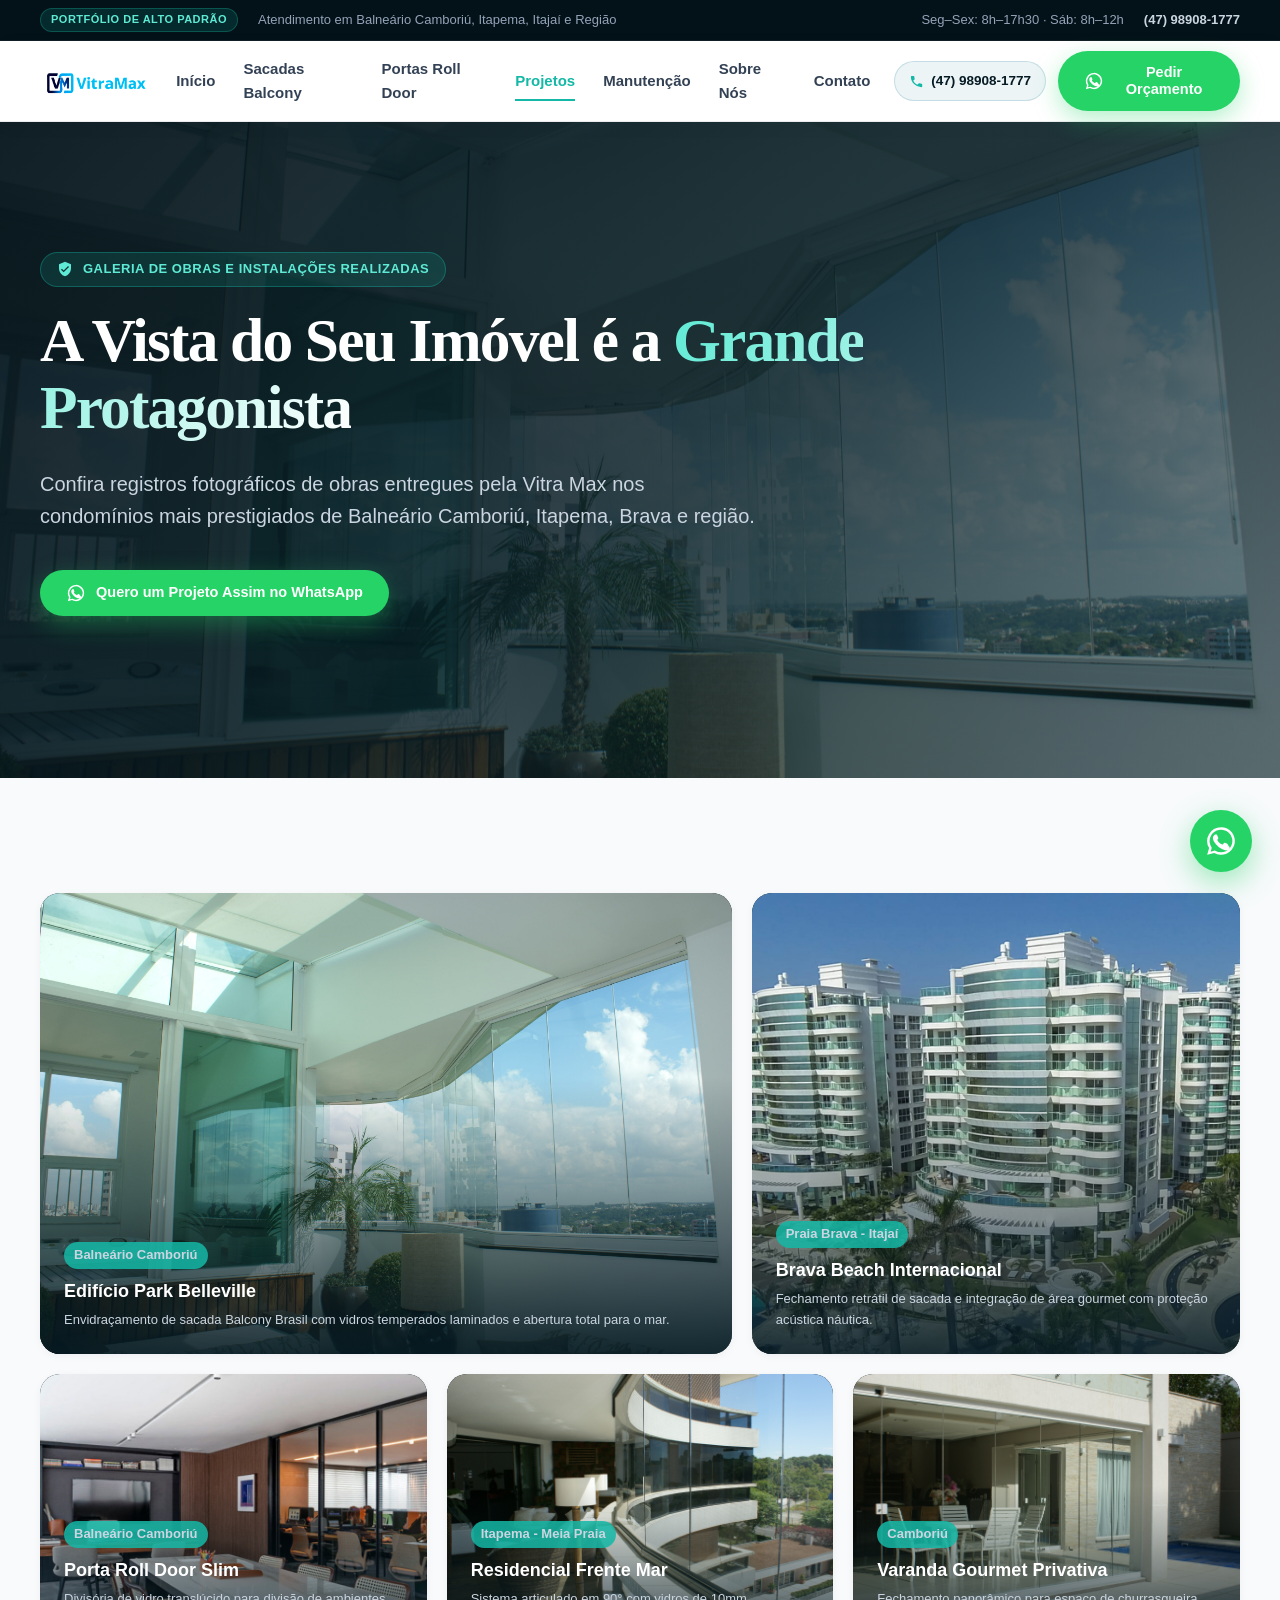
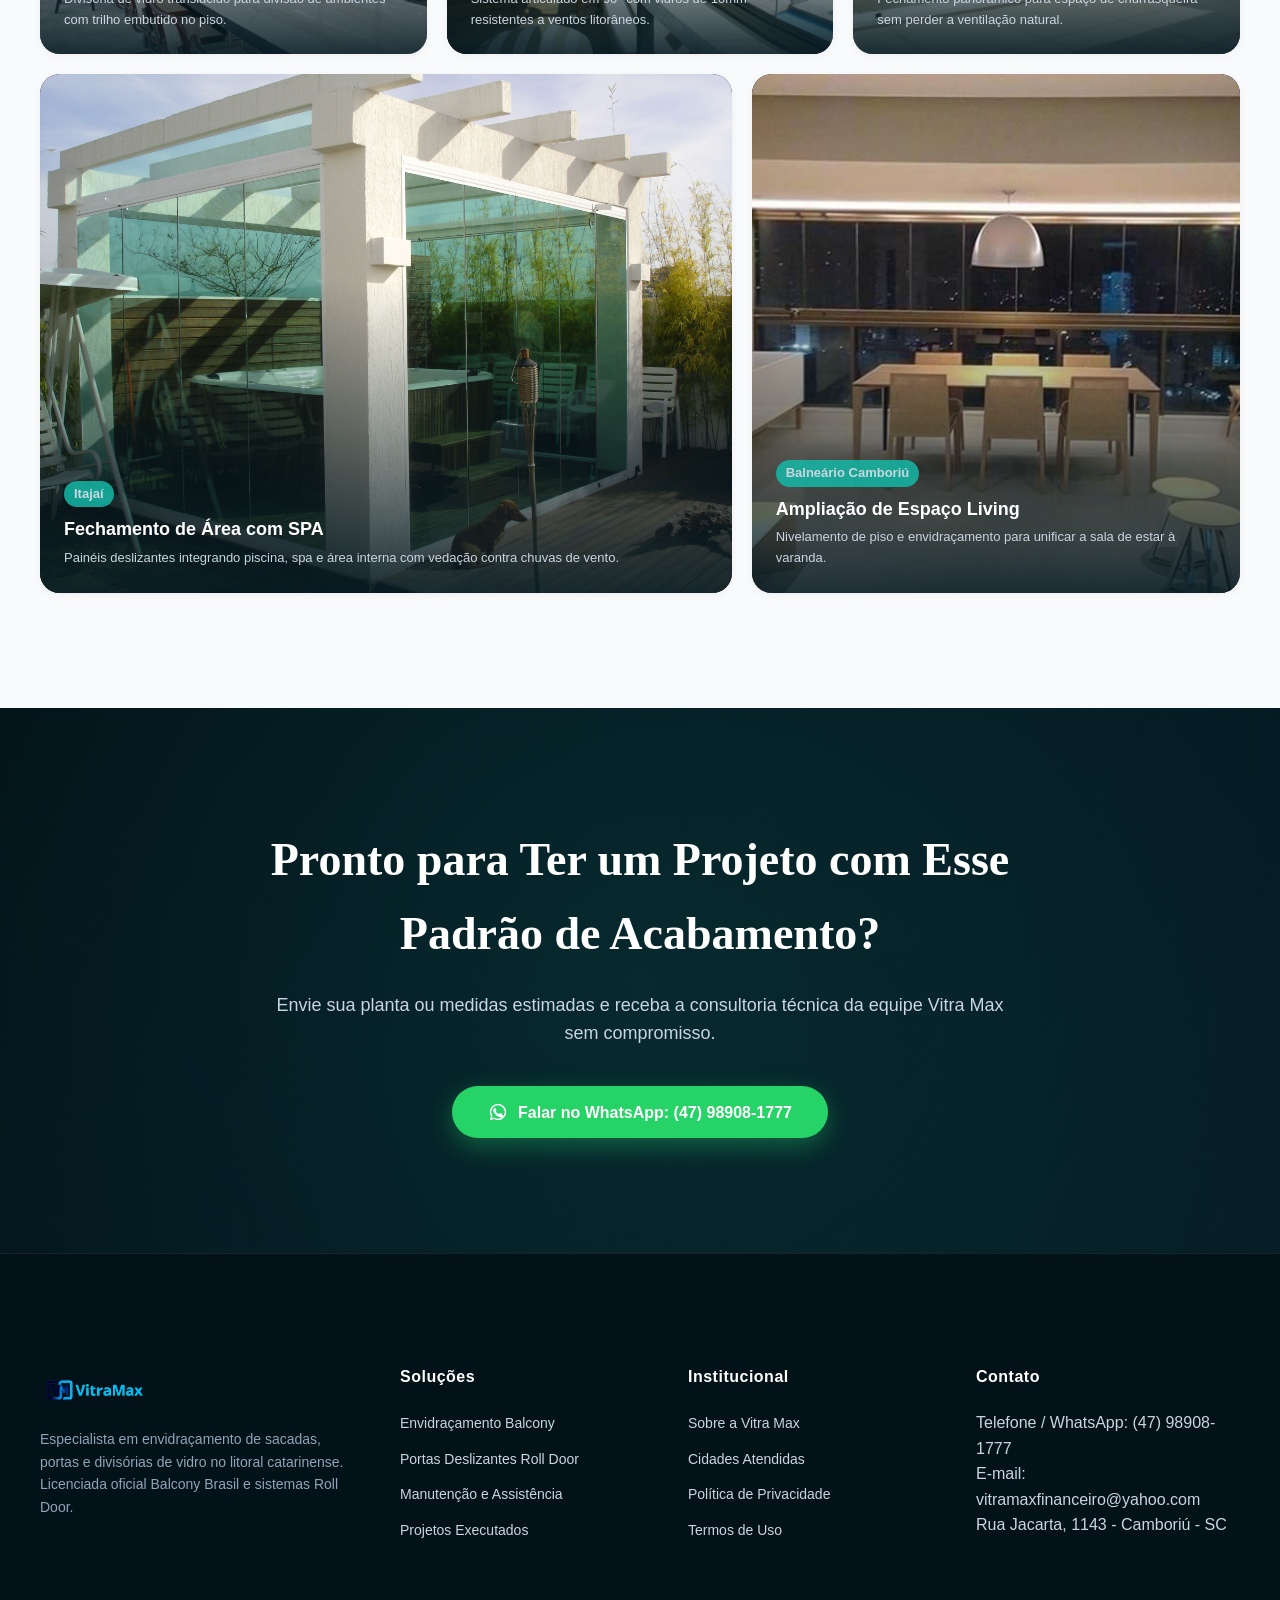
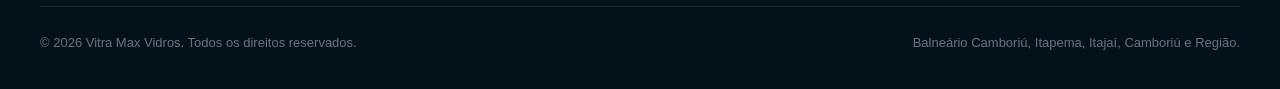
<file: projetos-de-envidracamento.html>
<!DOCTYPE html>
<html lang="pt-BR">
<head>
  <!-- Google Tag Manager -->
<script>(function(w,d,s,l,i){w[l]=w[l]||[];w[l].push({'gtm.start':
new Date().getTime(),event:'gtm.js'});var f=d.getElementsByTagName(s)[0],
j=d.createElement(s),dl=l!='dataLayer'?'&l='+l:'';j.async=true;j.src=
'https://www.googletagmanager.com/gtm.js?id='+i+dl;f.parentNode.insertBefore(j,f);
})(window,document,'script','dataLayer','GTM-5V336NNX');</script>
<!-- End Google Tag Manager -->

  <meta charset="UTF-8">
  <meta name="viewport" content="width=device-width, initial-scale=1.0">
  <title>Projetos Realizados | Portfólio de Sacadas e Portas - Vitra Max</title>
  <meta name="description" content="Conheça nosso portfólio de projetos em vidro de alto padrão. Envidraçamentos de sacadas, portas deslizantes Roll Door e fechamentos gourmet em Balneário Camboriú e Região.">
  <link rel="canonical" href="https://vitramax.com.br/projetos-de-envidracamento">
  
  <meta property="og:title" content="Projetos Realizados | Vitra Max">
  <meta property="og:description" content="Casos reais de sacadas e portas de vidro executadas pela Vitra Max no Litoral Catarinense.">
  <meta property="og:image" content="imagens/park-belleville-25-scaled.jpg">

  <link rel="stylesheet" href="site.css?v=4.0">
</head>
<body>
  <!-- Google Tag Manager (noscript) -->
<noscript><iframe src="https://www.googletagmanager.com/ns.html?id=GTM-5V336NNX"
height="0" width="0" style="display:none;visibility:hidden"></iframe></noscript>
<!-- End Google Tag Manager (noscript) -->


  <!-- Topbar -->
  <div class="topbar">
    <div class="wrap">
      <div class="topbar-left">
        <span class="badge-tag">Portfólio de Alto Padrão</span>
        <span>Atendimento em Balneário Camboriú, Itapema, Itajaí e Região</span>
      </div>
      <div class="topbar-right">
        <span>Seg–Sex: 8h–17h30 · Sáb: 8h–12h</span>
        <a href="tel:+5547989081777">(47) 98908-1777</a>
      </div>
    </div>
  </div>

  <!-- Header -->
  <header class="site-header">
    <div class="wrap header-inner">
      <a class="brand" href="/">
        <img src="imagens/logo-vitramax.png" alt="Vitra Max Vidros">
      </a>
      <nav class="main-nav">
        <a href="/">Início</a>
        <a href="/envidracamento-de-sacadas">Sacadas Balcony</a>
        <a href="/portas-divisorias">Portas Roll Door</a>
        <a href="/projetos-de-envidracamento" class="active">Projetos</a>
        <a href="/manutencao-de-envidracamento">Manutenção</a>
        <a href="/sobre-a-vitra-max">Sobre Nós</a>
        <a href="/#contato">Contato</a>
              <div class="mobile-nav-cta">
          <a class="btn-phone-full" href="tel:+5547989081777">
            <svg viewBox="0 0 24 24"><path d="M6.62 10.79a15.05 15.05 0 006.59 6.59l2.2-2.2a1 1 0 011.02-.24 11.72 11.72 0 003.68.59 1 1 0 011 1V20a1 1 0 01-1 1A17 17 0 013 4a1 1 0 011-1h3.5a1 1 0 011 1 11.72 11.72 0 00.59 3.68 1 1 0 01-.24 1.02l-2.23 2.09z"/></svg>
            Ligar para (47) 98908-1777
          </a>
        </div>
      </nav>
      <div class="header-actions">
<a class="header-phone" href="tel:+5547989081777" title="Ligue para a Vitra Max: (47) 98908-1777">
          <svg viewBox="0 0 24 24"><path d="M6.62 10.79a15.05 15.05 0 006.59 6.59l2.2-2.2a1 1 0 011.02-.24 11.72 11.72 0 003.68.59 1 1 0 011 1V20a1 1 0 01-1 1A17 17 0 013 4a1 1 0 011-1h3.5a1 1 0 011 1 11.72 11.72 0 00.59 3.68 1 1 0 01-.24 1.02l-2.23 2.09z"/></svg>
          <span>(47) 98908-1777</span>
        </a>
<a class="btn btn-whatsapp" href="https://wa.me/5547989081777?text=Ol%C3%A1!%20Gostaria%20de%20um%20or%C3%A7amento%20para%20o%20meu%20projeto." target="_blank" rel="noopener">
          <svg viewBox="0 0 32 32"><path d="M16 3a13 13 0 0 0-11.2 19.6L3 29l6.6-1.7A13 13 0 1 0 16 3Zm0 23.7a10.6 10.6 0 0 1-5.4-1.5l-.4-.2-3.9 1 1-3.8-.3-.4A10.7 10.7 0 1 1 16 26.7Zm5.9-8c-.3-.2-1.9-.9-2.2-1s-.5-.2-.8.2-1 1-1.2 1.2-.4.3-.7.1a8.7 8.7 0 0 1-2.6-1.6 9.6 9.6 0 0 1-1.8-2.3c-.2-.3 0-.5.1-.7l.5-.6c.2-.2.2-.4.3-.6 0-.2-.1-.5-.2-.7l-1-2.3c-.3-.7-.6-.6-.8-.6h-.7c-.3 0-.7.1-1 .5-.4.4-1.4 1.3-1.4 3.2s1.4 3.7 1.6 4c.2.2 2.8 4.3 6.8 6 1 .4 1.7.7 2.3.9 1 .3 1.9.3 2.6.2.8-.1 1.9-.8 2.2-1.5.3-.7.3-1.3.2-1.5s-.3-.3-.6-.5Z"/></svg>
          Pedir Orçamento
        </a>
        <button class="menu-toggle" aria-label="Abrir Menu de Navegação" aria-expanded="false">☰</button>
      </div>
    </div>
  </header>

  <!-- Hero Interno -->
  <section class="hero" style="--hero-bg: url('imagens/park-belleville-25-scaled.jpg')">
    <div class="wrap">
      <div class="hero-content">
        <div class="hero-pill">
          <svg viewBox="0 0 24 24"><path d="M12 1L3 5v6c0 5.55 3.84 10.74 9 12 5.16-1.26 9-6.45 9-12V5l-9-4zm-2 16l-4-4 1.41-1.41L10 14.17l6.59-6.59L18 9l-8 8z"/></svg>
          Galeria de Obras e Instalações Realizadas
        </div>
        <h1>A Vista do Seu Imóvel é a <span class="highlight">Grande Protagonista</span></h1>
        <p class="lead">Confira registros fotográficos de obras entregues pela Vitra Max nos condomínios mais prestigiados de Balneário Camboriú, Itapema, Brava e região.</p>
        <div class="hero-actions">
          <a class="btn btn-whatsapp" href="https://wa.me/5547989081777?text=Ol%C3%A1!%20Vi%20os%20projetos%20no%20site%20e%20gostaria%20de%20um%20or%C3%A7amento%20semelhante." target="_blank" rel="noopener">
            <svg viewBox="0 0 32 32"><path d="M16 3a13 13 0 0 0-11.2 19.6L3 29l6.6-1.7A13 13 0 1 0 16 3Zm0 23.7a10.6 10.6 0 0 1-5.4-1.5l-.4-.2-3.9 1 1-3.8-.3-.4A10.7 10.7 0 1 1 16 26.7Zm5.9-8c-.3-.2-1.9-.9-2.2-1s-.5-.2-.8.2-1 1-1.2 1.2-.4.3-.7.1a8.7 8.7 0 0 1-2.6-1.6 9.6 9.6 0 0 1-1.8-2.3c-.2-.3 0-.5.1-.7l.5-.6c.2-.2.2-.4.3-.6 0-.2-.1-.5-.2-.7l-1-2.3c-.3-.7-.6-.6-.8-.6h-.7c-.3 0-.7.1-1 .5-.4.4-1.4 1.3-1.4 3.2s1.4 3.7 1.6 4c.2.2 2.8 4.3 6.8 6 1 .4 1.7.7 2.3.9 1 .3 1.9.3 2.6.2.8-.1 1.9-.8 2.2-1.5.3-.7.3-1.3.2-1.5s-.3-.3-.6-.5Z"/></svg>
            Quero um Projeto Assim no WhatsApp
          </a>
        </div>
      </div>
    </div>
  </section>

  <!-- Grade de Projetos Detalhada -->
  <section class="sec-pad">
    <div class="wrap">
      <div class="projects-gallery">
        <!-- Projeto 1 -->
        <div class="gallery-item col-7">
          <img src="imagens/park-belleville-25-scaled.jpg" alt="Envidraçamento Park Belleville">
          <div class="gallery-overlay">
            <span class="gallery-badge">Balneário Camboriú</span>
            <h4>Edifício Park Belleville</h4>
            <span>Envidraçamento de sacada Balcony Brasil com vidros temperados laminados e abertura total para o mar.</span>
          </div>
        </div>

        <!-- Projeto 2 -->
        <div class="gallery-item col-5">
          <img src="imagens/brava-beach-1.jpg" alt="Brava Beach Reserva">
          <div class="gallery-overlay">
            <span class="gallery-badge">Praia Brava - Itajaí</span>
            <h4>Brava Beach Internacional</h4>
            <span>Fechamento retrátil de sacada e integração de área gourmet com proteção acústica náutica.</span>
          </div>
        </div>

        <!-- Projeto 3 -->
        <div class="gallery-item col-4">
          <img src="imagens/f-2.jpg" alt="Porta Divisória Roll Door Slim">
          <div class="gallery-overlay">
            <span class="gallery-badge">Balneário Camboriú</span>
            <h4>Porta Roll Door Slim</h4>
            <span>Divisória de vidro translúcido para divisão de ambientes com trilho embutido no piso.</span>
          </div>
        </div>

        <!-- Projeto 4 -->
        <div class="gallery-item col-4">
          <img src="imagens/juarez-betina-006.jpg" alt="Sacada em Itapema Meia Praia">
          <div class="gallery-overlay">
            <span class="gallery-badge">Itapema - Meia Praia</span>
            <h4>Residencial Frente Mar</h4>
            <span>Sistema articulado em 90° com vidros de 10mm resistentes a ventos litorâneos.</span>
          </div>
        </div>

        <!-- Projeto 5 -->
        <div class="gallery-item col-4">
          <img src="imagens/danilo-004.jpg" alt="Envidraçamento Residencial Gourmet">
          <div class="gallery-overlay">
            <span class="gallery-badge">Camboriú</span>
            <h4>Varanda Gourmet Privativa</h4>
            <span>Fechamento panorâmico para espaço de churrasqueira sem perder a ventilação natural.</span>
          </div>
        </div>

        <!-- Projeto 6 -->
        <div class="gallery-item col-7">
          <img src="imagens/silvia-004.jpg" alt="Fechamento de Área Externa com SPA">
          <div class="gallery-overlay">
            <span class="gallery-badge">Itajaí</span>
            <h4>Fechamento de Área com SPA</h4>
            <span>Painéis deslizantes integrando piscina, spa e área interna com vedação contra chuvas de vento.</span>
          </div>
        </div>

        <!-- Projeto 7 -->
        <div class="gallery-item col-5">
          <img src="imagens/ampliacao-area-interna-1.jpg" alt="Ampliação de Sala e Sacada">
          <div class="gallery-overlay">
            <span class="gallery-badge">Balneário Camboriú</span>
            <h4>Ampliação de Espaço Living</h4>
            <span>Nivelamento de piso e envidraçamento para unificar a sala de estar à varanda.</span>
          </div>
        </div>
      </div>
    </div>
  </section>

  <!-- Banner CTA -->
  <section class="cta-banner">
    <div class="wrap cta-inner">
      <h2>Pronto para Ter um Projeto com Esse Padrão de Acabamento?</h2>
      <p>Envie sua planta ou medidas estimadas e receba a consultoria técnica da equipe Vitra Max sem compromisso.</p>
      <a class="btn btn-whatsapp" href="https://wa.me/5547989081777?text=Ol%C3%A1!%20Gostaria%20de%20solicitar%20um%20or%C3%A7amento%20para%20envidra%C3%A7amento." target="_blank" rel="noopener" style="font-size:16px; padding:16px 36px;">
        <svg viewBox="0 0 32 32"><path d="M16 3a13 13 0 0 0-11.2 19.6L3 29l6.6-1.7A13 13 0 1 0 16 3Zm0 23.7a10.6 10.6 0 0 1-5.4-1.5l-.4-.2-3.9 1 1-3.8-.3-.4A10.7 10.7 0 1 1 16 26.7Zm5.9-8c-.3-.2-1.9-.9-2.2-1s-.5-.2-.8.2-1 1-1.2 1.2-.4.3-.7.1a8.7 8.7 0 0 1-2.6-1.6 9.6 9.6 0 0 1-1.8-2.3c-.2-.3 0-.5.1-.7l.5-.6c.2-.2.2-.4.3-.6 0-.2-.1-.5-.2-.7l-1-2.3c-.3-.7-.6-.6-.8-.6h-.7c-.3 0-.7.1-1 .5-.4.4-1.4 1.3-1.4 3.2s1.4 3.7 1.6 4c.2.2 2.8 4.3 6.8 6 1 .4 1.7.7 2.3.9 1 .3 1.9.3 2.6.2.8-.1 1.9-.8 2.2-1.5.3-.7.3-1.3.2-1.5s-.3-.3-.6-.5Z"/></svg>
        Falar no WhatsApp: (47) 98908-1777
      </a>
    </div>
  </section>

  <!-- Rodapé -->
  <footer class="site-footer">
    <div class="wrap">
      <div class="footer-grid">
        <div class="footer-col footer-brand">
          <img src="imagens/logo-vitramax.png" alt="Vitra Max Vidros">
          <p>Especialista em envidraçamento de sacadas, portas e divisórias de vidro no litoral catarinense. Licenciada oficial Balcony Brasil e sistemas Roll Door.</p>
        </div>
        <div class="footer-col">
          <h3>Soluções</h3>
          <ul class="footer-links">
            <li><a href="/envidracamento-de-sacadas">Envidraçamento Balcony</a></li>
            <li><a href="/portas-divisorias">Portas Deslizantes Roll Door</a></li>
            <li><a href="/manutencao-de-envidracamento">Manutenção e Assistência</a></li>
            <li><a href="/projetos-de-envidracamento">Projetos Executados</a></li>
          </ul>
        </div>
        <div class="footer-col">
          <h3>Institucional</h3>
          <ul class="footer-links">
            <li><a href="/sobre-a-vitra-max">Sobre a Vitra Max</a></li>
            <li><a href="/areas-atendidas-litoral-catarinense">Cidades Atendidas</a></li>
            <li><a href="/politica-de-privacidade">Política de Privacidade</a></li>
            <li><a href="/termos-de-uso">Termos de Uso</a></li>
          </ul>
        </div>
        <div class="footer-col">
          <h3>Contato</h3>
          <p>Telefone / WhatsApp: (47) 98908-1777<br>E-mail: vitramaxfinanceiro@yahoo.com<br>Rua Jacarta, 1143 - Camboriú - SC</p>
        </div>
      </div>
      <div class="footer-bottom">
        <div>© 2026 Vitra Max Vidros. Todos os direitos reservados.</div>
        <div>Balneário Camboriú, Itapema, Itajaí, Camboriú e Região.</div>
      </div>
    </div>
  </footer>

  <a href="https://wa.me/5547989081777?text=Ol%C3%A1!%20Gostaria%20de%20um%20or%C3%A7amento%20para%20o%20meu%20im%C3%B3vel." class="whatsapp-float" target="_blank" rel="noopener" aria-label="Falar no WhatsApp" title="Falar no WhatsApp">
    <svg viewBox="0 0 32 32"><path d="M16 3a13 13 0 0 0-11.2 19.6L3 29l6.6-1.7A13 13 0 1 0 16 3Zm0 23.7a10.6 10.6 0 0 1-5.4-1.5l-.4-.2-3.9 1 1-3.8-.3-.4A10.7 10.7 0 1 1 16 26.7Zm5.9-8c-.3-.2-1.9-.9-2.2-1s-.5-.2-.8.2-1 1-1.2 1.2-.4.3-.7.1a8.7 8.7 0 0 1-2.6-1.6 9.6 9.6 0 0 1-1.8-2.3c-.2-.3 0-.5.1-.7l.5-.6c.2-.2.2-.4.3-.6 0-.2-.1-.5-.2-.7l-1-2.3c-.3-.7-.6-.6-.8-.6h-.7c-.3 0-.7.1-1 .5-.4.4-1.4 1.3-1.4 3.2s1.4 3.7 1.6 4c.2.2 2.8 4.3 6.8 6 1 .4 1.7.7 2.3.9 1 .3 1.9.3 2.6.2.8-.1 1.9-.8 2.2-1.5.3-.7.3-1.3.2-1.5s-.3-.3-.6-.5Z"/></svg>
  </a>

  <script src="site.js"></script>
</body>
</html>
</file>
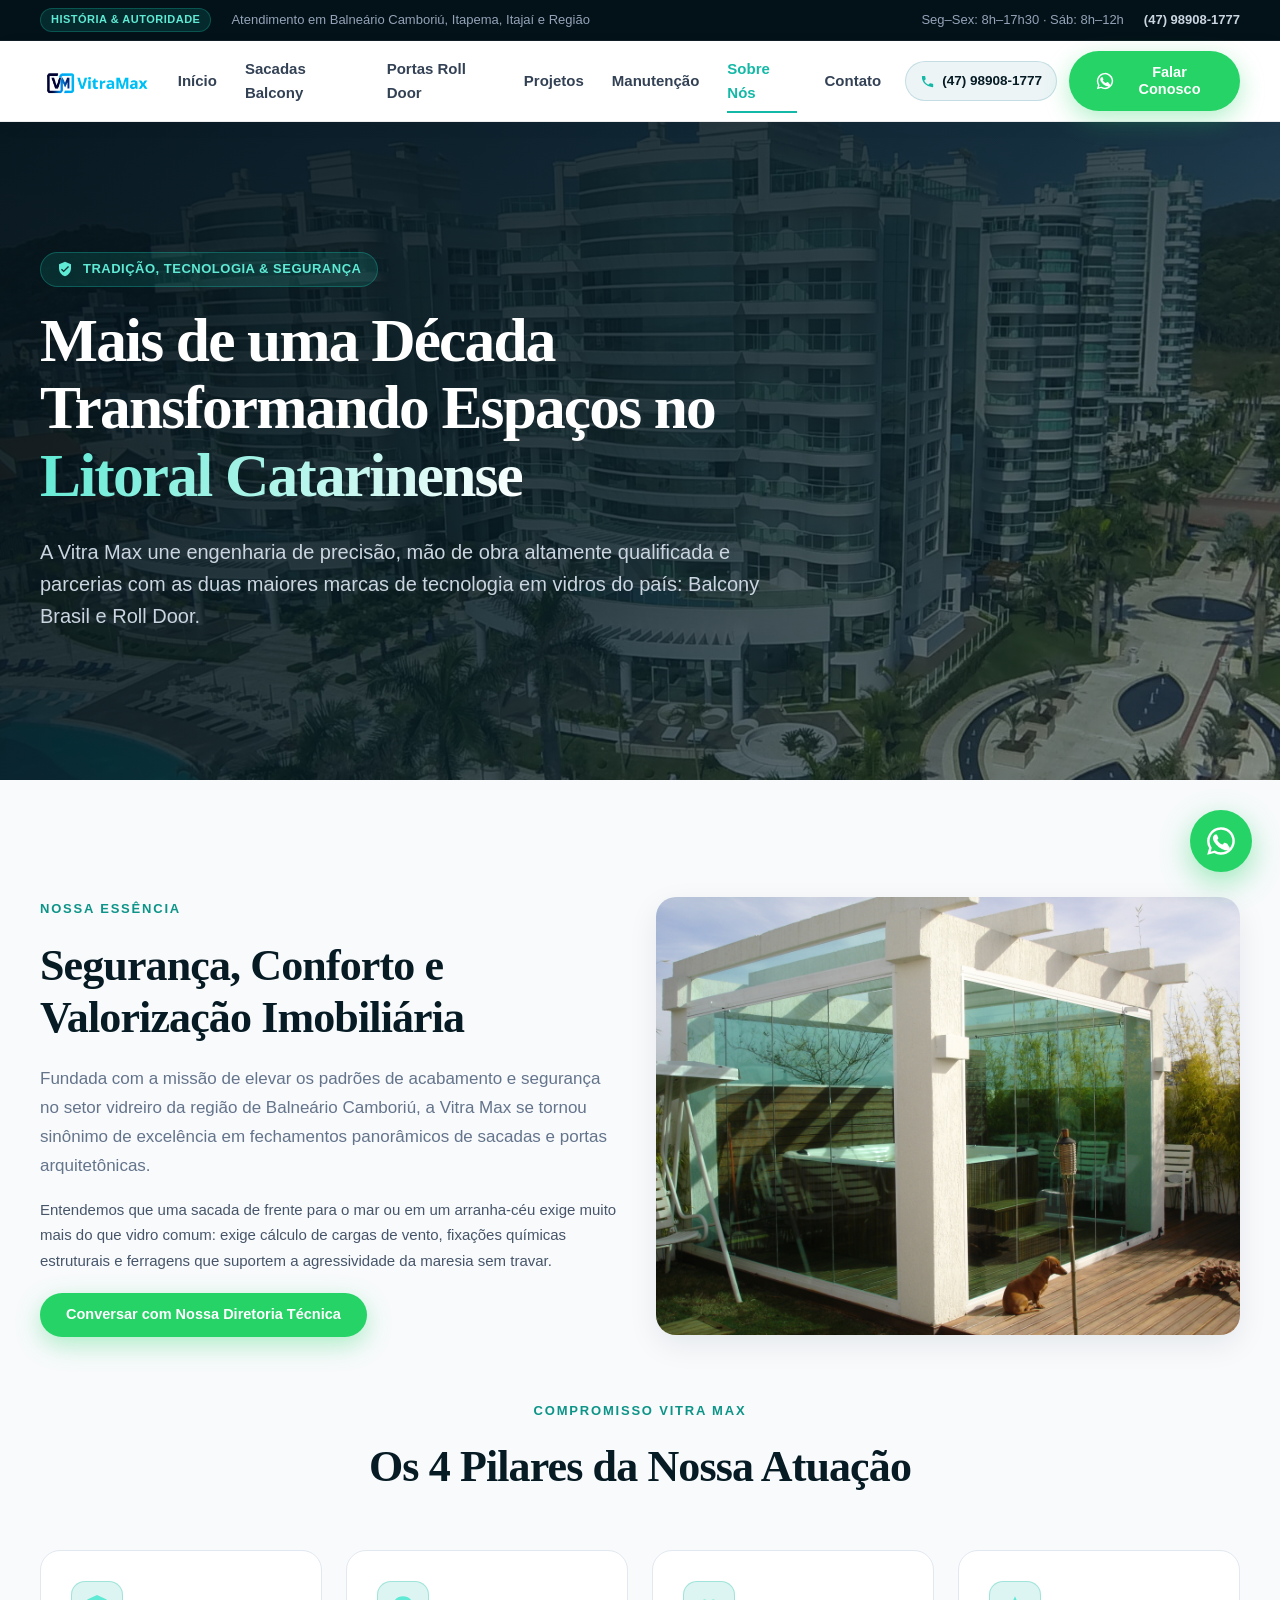
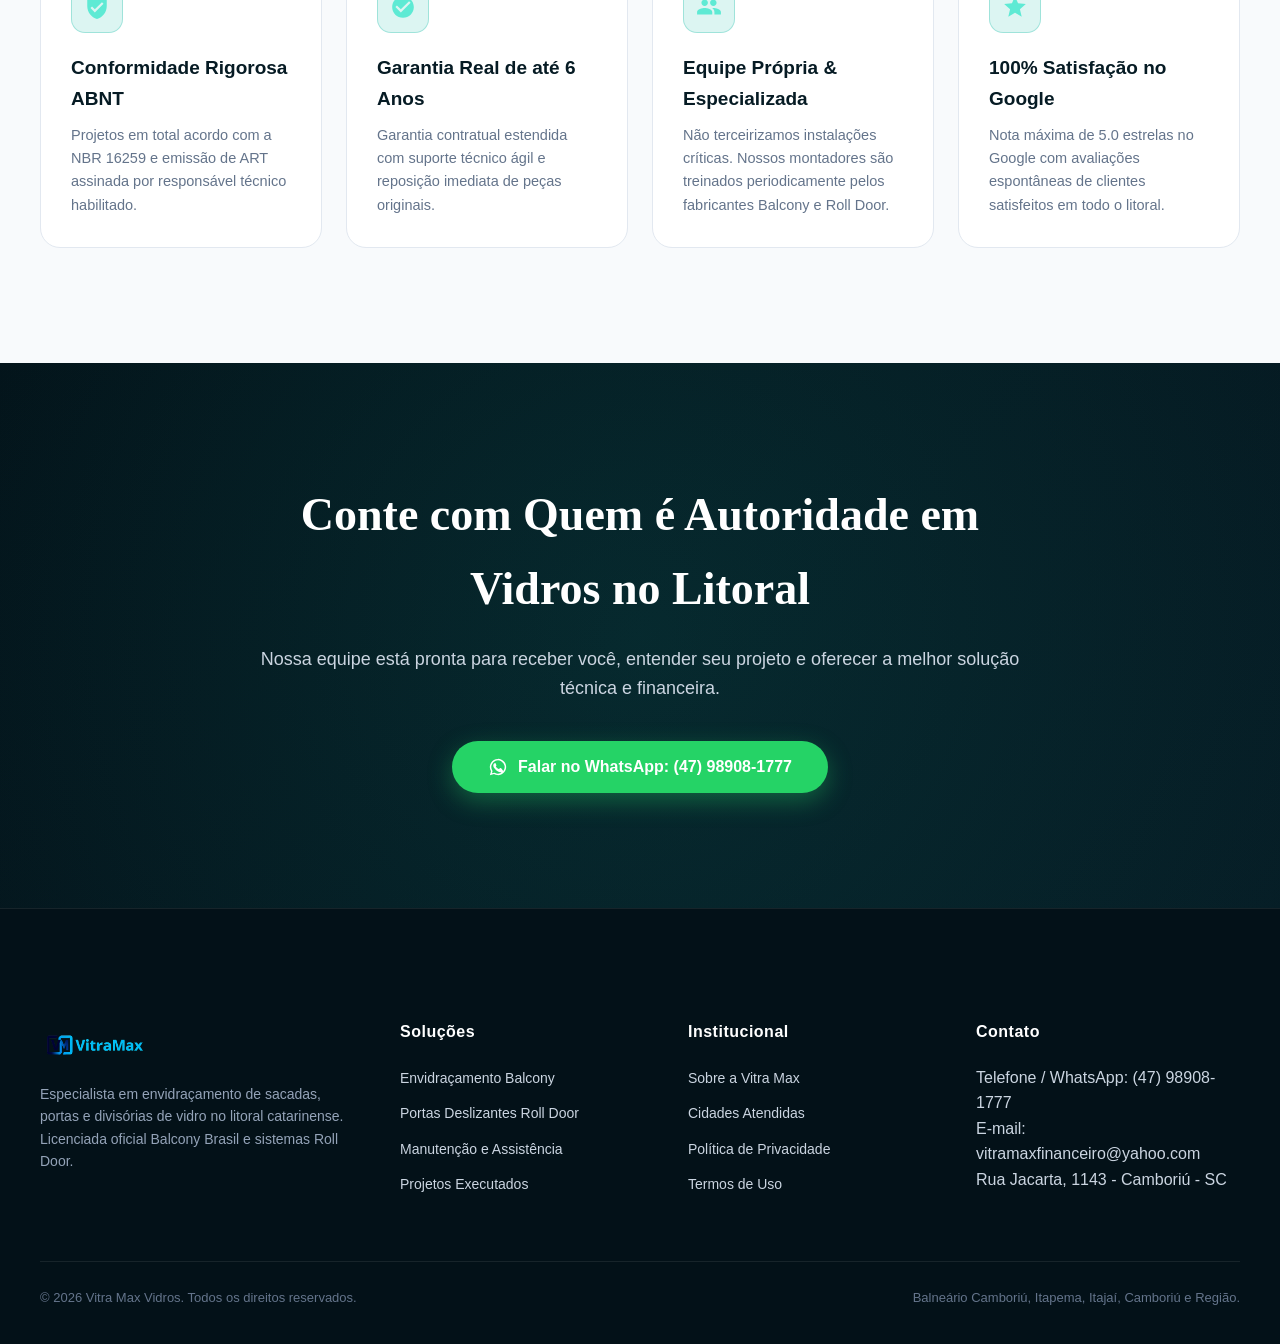
<file: sobre-a-vitra-max.html>
<!DOCTYPE html>
<html lang="pt-BR">
<head>
  <!-- Google Tag Manager -->
<script>(function(w,d,s,l,i){w[l]=w[l]||[];w[l].push({'gtm.start':
new Date().getTime(),event:'gtm.js'});var f=d.getElementsByTagName(s)[0],
j=d.createElement(s),dl=l!='dataLayer'?'&l='+l:'';j.async=true;j.src=
'https://www.googletagmanager.com/gtm.js?id='+i+dl;f.parentNode.insertBefore(j,f);
})(window,document,'script','dataLayer','GTM-5V336NNX');</script>
<!-- End Google Tag Manager -->

  <meta charset="UTF-8">
  <meta name="viewport" content="width=device-width, initial-scale=1.0">
  <title>Sobre a Vitra Max | Licenciada Balcony Brasil e Roll Door em SC</title>
  <meta name="description" content="Conheça a história, os diferenciais e a autoridade técnica da Vitra Max. Mais de 10 anos de experiência em envidraçamento de alto padrão no Litoral Catarinense.">
  <link rel="canonical" href="https://vitramax.com.br/sobre-a-vitra-max">
  
  <meta property="og:title" content="Sobre a Vitra Max | Engenharia do Vidro e Alto Padrão">
  <meta property="og:description" content="Licenciada oficial Balcony Brasil e Roll Door em Balneário Camboriú e Região.">
  <meta property="og:image" content="imagens/park-belleville-25-scaled.jpg">

  <link rel="stylesheet" href="site.css?v=4.0">
</head>
<body>
  <!-- Google Tag Manager (noscript) -->
<noscript><iframe src="https://www.googletagmanager.com/ns.html?id=GTM-5V336NNX"
height="0" width="0" style="display:none;visibility:hidden"></iframe></noscript>
<!-- End Google Tag Manager (noscript) -->


  <!-- Topbar -->
  <div class="topbar">
    <div class="wrap">
      <div class="topbar-left">
        <span class="badge-tag">História & Autoridade</span>
        <span>Atendimento em Balneário Camboriú, Itapema, Itajaí e Região</span>
      </div>
      <div class="topbar-right">
        <span>Seg–Sex: 8h–17h30 · Sáb: 8h–12h</span>
        <a href="tel:+5547989081777">(47) 98908-1777</a>
      </div>
    </div>
  </div>

  <!-- Header -->
  <header class="site-header">
    <div class="wrap header-inner">
      <a class="brand" href="/">
        <img src="imagens/logo-vitramax.png" alt="Vitra Max Vidros">
      </a>
      <nav class="main-nav">
        <a href="/">Início</a>
        <a href="/envidracamento-de-sacadas">Sacadas Balcony</a>
        <a href="/portas-divisorias">Portas Roll Door</a>
        <a href="/projetos-de-envidracamento">Projetos</a>
        <a href="/manutencao-de-envidracamento">Manutenção</a>
        <a href="/sobre-a-vitra-max" class="active">Sobre Nós</a>
        <a href="/#contato">Contato</a>
              <div class="mobile-nav-cta">
          <a class="btn-phone-full" href="tel:+5547989081777">
            <svg viewBox="0 0 24 24"><path d="M6.62 10.79a15.05 15.05 0 006.59 6.59l2.2-2.2a1 1 0 011.02-.24 11.72 11.72 0 003.68.59 1 1 0 011 1V20a1 1 0 01-1 1A17 17 0 013 4a1 1 0 011-1h3.5a1 1 0 011 1 11.72 11.72 0 00.59 3.68 1 1 0 01-.24 1.02l-2.23 2.09z"/></svg>
            Ligar para (47) 98908-1777
          </a>
        </div>
      </nav>
      <div class="header-actions">
<a class="header-phone" href="tel:+5547989081777" title="Ligue para a Vitra Max: (47) 98908-1777">
          <svg viewBox="0 0 24 24"><path d="M6.62 10.79a15.05 15.05 0 006.59 6.59l2.2-2.2a1 1 0 011.02-.24 11.72 11.72 0 003.68.59 1 1 0 011 1V20a1 1 0 01-1 1A17 17 0 013 4a1 1 0 011-1h3.5a1 1 0 011 1 11.72 11.72 0 00.59 3.68 1 1 0 01-.24 1.02l-2.23 2.09z"/></svg>
          <span>(47) 98908-1777</span>
        </a>
<a class="btn btn-whatsapp" href="https://wa.me/5547989081777?text=Ol%C3%A1!%20Gostaria%20de%20saber%20mais%20sobre%20a%20Vitra%20Max." target="_blank" rel="noopener">
          <svg viewBox="0 0 32 32"><path d="M16 3a13 13 0 0 0-11.2 19.6L3 29l6.6-1.7A13 13 0 1 0 16 3Zm0 23.7a10.6 10.6 0 0 1-5.4-1.5l-.4-.2-3.9 1 1-3.8-.3-.4A10.7 10.7 0 1 1 16 26.7Zm5.9-8c-.3-.2-1.9-.9-2.2-1s-.5-.2-.8.2-1 1-1.2 1.2-.4.3-.7.1a8.7 8.7 0 0 1-2.6-1.6 9.6 9.6 0 0 1-1.8-2.3c-.2-.3 0-.5.1-.7l.5-.6c.2-.2.2-.4.3-.6 0-.2-.1-.5-.2-.7l-1-2.3c-.3-.7-.6-.6-.8-.6h-.7c-.3 0-.7.1-1 .5-.4.4-1.4 1.3-1.4 3.2s1.4 3.7 1.6 4c.2.2 2.8 4.3 6.8 6 1 .4 1.7.7 2.3.9 1 .3 1.9.3 2.6.2.8-.1 1.9-.8 2.2-1.5.3-.7.3-1.3.2-1.5s-.3-.3-.6-.5Z"/></svg>
          Falar Conosco
        </a>
        <button class="menu-toggle" aria-label="Abrir Menu de Navegação" aria-expanded="false">☰</button>
      </div>
    </div>
  </header>

  <!-- Hero Interno -->
  <section class="hero" style="--hero-bg: url('imagens/brava-beach-1.jpg')">
    <div class="wrap">
      <div class="hero-content">
        <div class="hero-pill">
          <svg viewBox="0 0 24 24"><path d="M12 1L3 5v6c0 5.55 3.84 10.74 9 12 5.16-1.26 9-6.45 9-12V5l-9-4zm-2 16l-4-4 1.41-1.41L10 14.17l6.59-6.59L18 9l-8 8z"/></svg>
          Tradição, Tecnologia & Segurança
        </div>
        <h1>Mais de uma Década Transformando Espaços no <span class="highlight">Litoral Catarinense</span></h1>
        <p class="lead">A Vitra Max une engenharia de precisão, mão de obra altamente qualificada e parcerias com as duas maiores marcas de tecnologia em vidros do país: Balcony Brasil e Roll Door.</p>
      </div>
    </div>
  </section>

  <!-- Institucional -->
  <section class="sec-pad">
    <div class="wrap">
      <div class="partners-grid" style="align-items:center; margin-bottom:60px;">
        <div>
          <span class="sec-kicker">Nossa Essência</span>
          <h2 class="sec-title" style="margin-bottom:20px;">Segurança, Conforto e Valorização Imobiliária</h2>
          <p class="sec-desc" style="margin-bottom:16px;">Fundada com a missão de elevar os padrões de acabamento e segurança no setor vidreiro da região de Balneário Camboriú, a Vitra Max se tornou sinônimo de excelência em fechamentos panorâmicos de sacadas e portas arquitetônicas.</p>
          <p style="color:#475569; font-size:15px; line-height:1.7; margin-bottom:20px;">Entendemos que uma sacada de frente para o mar ou em um arranha-céu exige muito mais do que vidro comum: exige cálculo de cargas de vento, fixações químicas estruturais e ferragens que suportem a agressividade da maresia sem travar.</p>
          <a class="btn btn-whatsapp" href="https://wa.me/5547989081777?text=Ol%C3%A1!%20Gostaria%20de%20agendar%20uma%20conversa%20com%20a%20equipe%20da%20Vitra%20Max." target="_blank" rel="noopener">
            Conversar com Nossa Diretoria Técnica
          </a>
        </div>
        <div>
          <img src="imagens/silvia-004.jpg" alt="Instalação Vitra Max" style="border-radius:var(--radius-lg); box-shadow:var(--shadow-md); width:100%;">
        </div>
      </div>

      <!-- Nossos Pilares -->
      <div class="sec-header center">
        <span class="sec-kicker">Compromisso Vitra Max</span>
        <h2 class="sec-title">Os 4 Pilares da Nossa Atuação</h2>
      </div>

      <div class="tech-grid" style="margin-top:20px;">
        <div class="tech-card" style="background:#ffffff; color:var(--ink); border:1px solid var(--line);">
          <div class="tech-icon"><svg viewBox="0 0 24 24"><path d="M12 1L3 5v6c0 5.55 3.84 10.74 9 12 5.16-1.26 9-6.45 9-12V5l-9-4zm-2 16l-4-4 1.41-1.41L10 14.17l6.59-6.59L18 9l-8 8z"/></svg></div>
          <h3 style="color:var(--navy);">Conformidade Rigorosa ABNT</h3>
          <p style="color:var(--muted);">Projetos em total acordo com a NBR 16259 e emissão de ART assinada por responsável técnico habilitado.</p>
        </div>
        <div class="tech-card" style="background:#ffffff; color:var(--ink); border:1px solid var(--line);">
          <div class="tech-icon"><svg viewBox="0 0 24 24"><path d="M12 2C6.48 2 2 6.48 2 12s4.48 10 10 10 10-4.48 10-10S17.52 2 12 2zm-2 15l-5-5 1.41-1.41L10 14.17l7.59-7.59L19 8l-9 9z"/></svg></div>
          <h3 style="color:var(--navy);">Garantia Real de até 6 Anos</h3>
          <p style="color:var(--muted);">Garantia contratual estendida com suporte técnico ágil e reposição imediata de peças originais.</p>
        </div>
        <div class="tech-card" style="background:#ffffff; color:var(--ink); border:1px solid var(--line);">
          <div class="tech-icon"><svg viewBox="0 0 24 24"><path d="M16 11c1.66 0 2.99-1.34 2.99-3S17.66 5 16 5c-1.66 0-3 1.34-3 3s1.34 3 3 3zm-8 0c1.66 0 2.99-1.34 2.99-3S9.66 5 8 5C6.34 5 5 6.34 5 8s1.34 3 3 3zm0 2c-2.33 0-7 1.17-7 3.5V19h14v-2.5c0-2.33-4.67-3.5-7-3.5zm8 0c-.29 0-.62.02-.97.05 1.16.84 1.97 1.97 1.97 3.45V19h6v-2.5c0-2.33-4.67-3.5-7-3.5z"/></svg></div>
          <h3 style="color:var(--navy);">Equipe Própria & Especializada</h3>
          <p style="color:var(--muted);">Não terceirizamos instalações críticas. Nossos montadores são treinados periodicamente pelos fabricantes Balcony e Roll Door.</p>
        </div>
        <div class="tech-card" style="background:#ffffff; color:var(--ink); border:1px solid var(--line);">
          <div class="tech-icon"><svg viewBox="0 0 24 24"><path d="M12 17.27L18.18 21l-1.64-7.03L22 9.24l-7.19-.61L12 2 9.19 8.63 2 9.24l5.46 4.73L5.82 21z"/></svg></div>
          <h3 style="color:var(--navy);">100% Satisfação no Google</h3>
          <p style="color:var(--muted);">Nota máxima de 5.0 estrelas no Google com avaliações espontâneas de clientes satisfeitos em todo o litoral.</p>
        </div>
      </div>
    </div>
  </section>

  <!-- Banner CTA -->
  <section class="cta-banner">
    <div class="wrap cta-inner">
      <h2>Conte com Quem é Autoridade em Vidros no Litoral</h2>
      <p>Nossa equipe está pronta para receber você, entender seu projeto e oferecer a melhor solução técnica e financeira.</p>
      <a class="btn btn-whatsapp" href="https://wa.me/5547989081777?text=Ol%C3%A1!%20Gostaria%20de%20falar%20com%20um%20consultor%20da%20Vitra%20Max." target="_blank" rel="noopener" style="font-size:16px; padding:16px 36px;">
        <svg viewBox="0 0 32 32"><path d="M16 3a13 13 0 0 0-11.2 19.6L3 29l6.6-1.7A13 13 0 1 0 16 3Zm0 23.7a10.6 10.6 0 0 1-5.4-1.5l-.4-.2-3.9 1 1-3.8-.3-.4A10.7 10.7 0 1 1 16 26.7Zm5.9-8c-.3-.2-1.9-.9-2.2-1s-.5-.2-.8.2-1 1-1.2 1.2-.4.3-.7.1a8.7 8.7 0 0 1-2.6-1.6 9.6 9.6 0 0 1-1.8-2.3c-.2-.3 0-.5.1-.7l.5-.6c.2-.2.2-.4.3-.6 0-.2-.1-.5-.2-.7l-1-2.3c-.3-.7-.6-.6-.8-.6h-.7c-.3 0-.7.1-1 .5-.4.4-1.4 1.3-1.4 3.2s1.4 3.7 1.6 4c.2.2 2.8 4.3 6.8 6 1 .4 1.7.7 2.3.9 1 .3 1.9.3 2.6.2.8-.1 1.9-.8 2.2-1.5.3-.7.3-1.3.2-1.5s-.3-.3-.6-.5Z"/></svg>
        Falar no WhatsApp: (47) 98908-1777
      </a>
    </div>
  </section>

  <!-- Rodapé -->
  <footer class="site-footer">
    <div class="wrap">
      <div class="footer-grid">
        <div class="footer-col footer-brand">
          <img src="imagens/logo-vitramax.png" alt="Vitra Max Vidros">
          <p>Especialista em envidraçamento de sacadas, portas e divisórias de vidro no litoral catarinense. Licenciada oficial Balcony Brasil e sistemas Roll Door.</p>
        </div>
        <div class="footer-col">
          <h3>Soluções</h3>
          <ul class="footer-links">
            <li><a href="/envidracamento-de-sacadas">Envidraçamento Balcony</a></li>
            <li><a href="/portas-divisorias">Portas Deslizantes Roll Door</a></li>
            <li><a href="/manutencao-de-envidracamento">Manutenção e Assistência</a></li>
            <li><a href="/projetos-de-envidracamento">Projetos Executados</a></li>
          </ul>
        </div>
        <div class="footer-col">
          <h3>Institucional</h3>
          <ul class="footer-links">
            <li><a href="/sobre-a-vitra-max">Sobre a Vitra Max</a></li>
            <li><a href="/areas-atendidas-litoral-catarinense">Cidades Atendidas</a></li>
            <li><a href="/politica-de-privacidade">Política de Privacidade</a></li>
            <li><a href="/termos-de-uso">Termos de Uso</a></li>
          </ul>
        </div>
        <div class="footer-col">
          <h3>Contato</h3>
          <p>Telefone / WhatsApp: (47) 98908-1777<br>E-mail: vitramaxfinanceiro@yahoo.com<br>Rua Jacarta, 1143 - Camboriú - SC</p>
        </div>
      </div>
      <div class="footer-bottom">
        <div>© 2026 Vitra Max Vidros. Todos os direitos reservados.</div>
        <div>Balneário Camboriú, Itapema, Itajaí, Camboriú e Região.</div>
      </div>
    </div>
  </footer>

  <a href="https://wa.me/5547989081777?text=Ol%C3%A1!%20Gostaria%20de%20falar%20com%20a%20equipe%20da%20Vitra%20Max." class="whatsapp-float" target="_blank" rel="noopener" aria-label="Falar no WhatsApp" title="Falar no WhatsApp">
    <svg viewBox="0 0 32 32"><path d="M16 3a13 13 0 0 0-11.2 19.6L3 29l6.6-1.7A13 13 0 1 0 16 3Zm0 23.7a10.6 10.6 0 0 1-5.4-1.5l-.4-.2-3.9 1 1-3.8-.3-.4A10.7 10.7 0 1 1 16 26.7Zm5.9-8c-.3-.2-1.9-.9-2.2-1s-.5-.2-.8.2-1 1-1.2 1.2-.4.3-.7.1a8.7 8.7 0 0 1-2.6-1.6 9.6 9.6 0 0 1-1.8-2.3c-.2-.3 0-.5.1-.7l.5-.6c.2-.2.2-.4.3-.6 0-.2-.1-.5-.2-.7l-1-2.3c-.3-.7-.6-.6-.8-.6h-.7c-.3 0-.7.1-1 .5-.4.4-1.4 1.3-1.4 3.2s1.4 3.7 1.6 4c.2.2 2.8 4.3 6.8 6 1 .4 1.7.7 2.3.9 1 .3 1.9.3 2.6.2.8-.1 1.9-.8 2.2-1.5.3-.7.3-1.3.2-1.5s-.3-.3-.6-.5Z"/></svg>
  </a>

  <script src="site.js"></script>
</body>
</html>
</file>
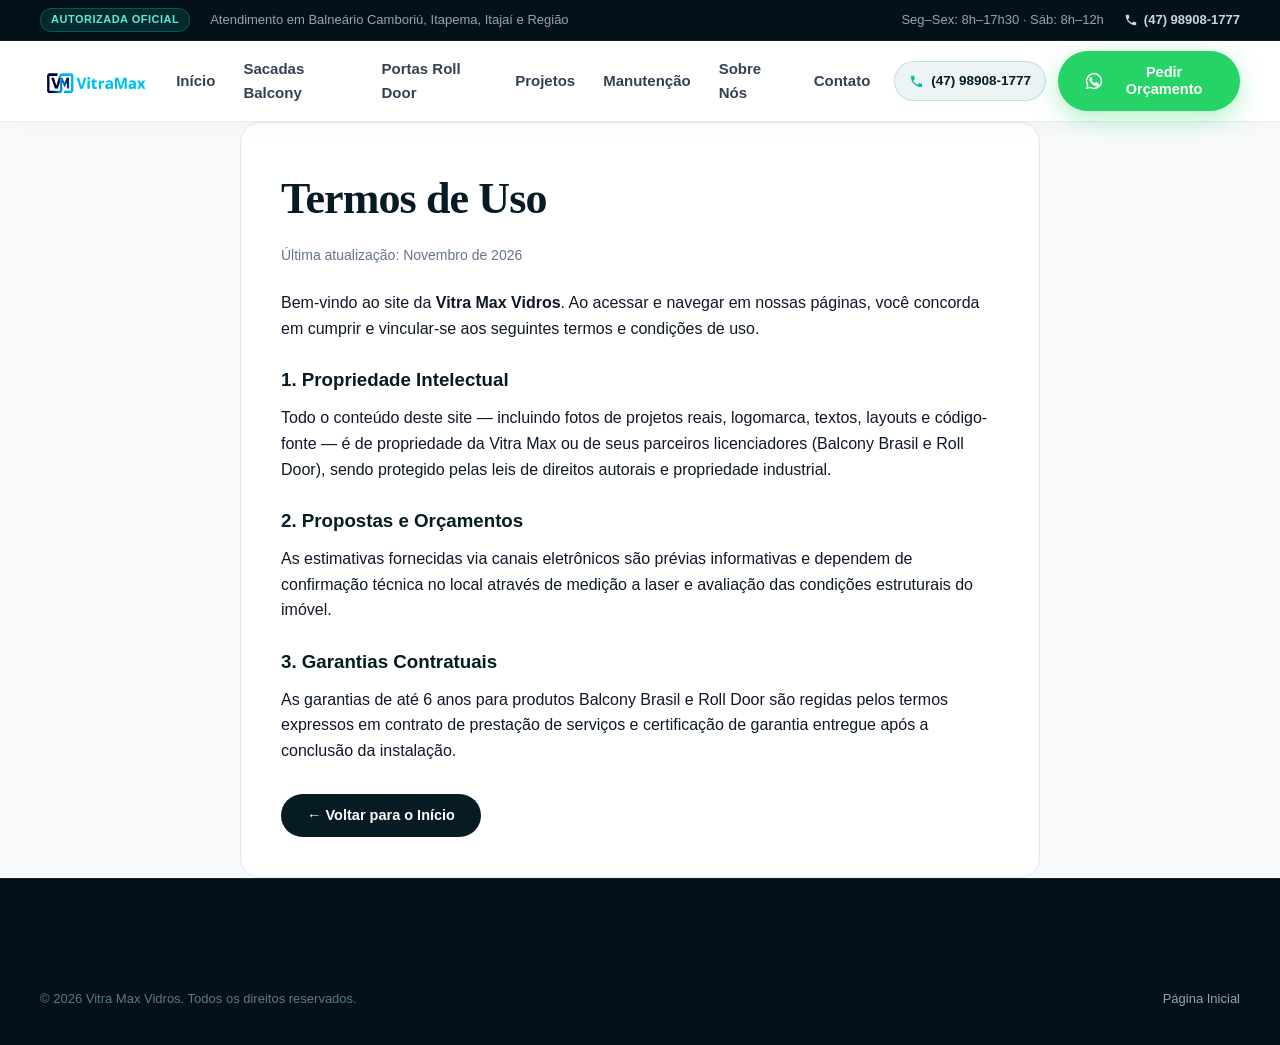
<file: termos-de-uso.html>
<!DOCTYPE html>
<html lang="pt-BR">
<head>
  <!-- Google Tag Manager -->
<script>(function(w,d,s,l,i){w[l]=w[l]||[];w[l].push({'gtm.start':
new Date().getTime(),event:'gtm.js'});var f=d.getElementsByTagName(s)[0],
j=d.createElement(s),dl=l!='dataLayer'?'&l='+l:'';j.async=true;j.src=
'https://www.googletagmanager.com/gtm.js?id='+i+dl;f.parentNode.insertBefore(j,f);
})(window,document,'script','dataLayer','GTM-5V336NNX');</script>
<!-- End Google Tag Manager -->

  <meta charset="UTF-8">
  <meta name="viewport" content="width=device-width, initial-scale=1.0">
  <title>Termos de Uso | Vitra Max Vidros</title>
  <meta name="description" content="Termos e condições de uso do site institucional da Vitra Max Vidros.">
  <link rel="canonical" href="https://vitramax.com.br/termos-de-uso">
  <link rel="stylesheet" href="site.css?v=4.0">
</head>
<body>
  <!-- Google Tag Manager (noscript) -->
<noscript><iframe src="https://www.googletagmanager.com/ns.html?id=GTM-5V336NNX"
height="0" width="0" style="display:none;visibility:hidden"></iframe></noscript>
<!-- End Google Tag Manager (noscript) -->

    <!-- Topbar Informativa -->
  <div class="topbar">
    <div class="wrap">
      <div class="topbar-left">
        <span class="badge-tag">Autorizada Oficial</span>
        <span>Atendimento em Balneário Camboriú, Itapema, Itajaí e Região</span>
      </div>
      <div class="topbar-right">
        <span>Seg–Sex: 8h–17h30 · Sáb: 8h–12h</span>
        <a class="topbar-phone" href="tel:+5547989081777" title="Ligue para a Vitra Max: (47) 98908-1777">
          <svg viewBox="0 0 24 24"><path d="M20.01 15.38c-1.23 0-2.42-.2-3.53-.56a.977.977 0 0 0-1.01.24l-2.2 2.2a15.05 15.05 0 0 1-6.59-6.59l2.2-2.21a.96.96 0 0 0 .25-1.01A11.36 11.36 0 0 1 8.57 3.9c0-.55-.45-1-1-1H4c-.55 0-1 .45-1 1 0 9.39 7.61 17 17 17 .55 0 1-.45 1-1v-3.52c0-.55-.45-1-.99-1z"/></svg>
          <span>(47) 98908-1777</span>
        </a>
      </div>
    </div>
  </div>

  <header class="site-header">
    <div class="wrap header-inner">
      <a class="brand" href="/">
        <img src="imagens/logo-vitramax.png" alt="Vitra Max Vidros">
      </a>
      <nav class="main-nav">
        <a href="/">Início</a>
        <a href="/envidracamento-de-sacadas">Sacadas Balcony</a>
        <a href="/portas-divisorias">Portas Roll Door</a>
        <a href="/projetos-de-envidracamento">Projetos</a>
        <a href="/manutencao-de-envidracamento">Manutenção</a>
        <a href="/sobre-a-vitra-max">Sobre Nós</a>
        <a href="/#contato">Contato</a>
              <div class="mobile-nav-cta">
          <a class="btn-phone-full" href="tel:+5547989081777">
            <svg viewBox="0 0 24 24"><path d="M6.62 10.79a15.05 15.05 0 006.59 6.59l2.2-2.2a1 1 0 011.02-.24 11.72 11.72 0 003.68.59 1 1 0 011 1V20a1 1 0 01-1 1A17 17 0 013 4a1 1 0 011-1h3.5a1 1 0 011 1 11.72 11.72 0 00.59 3.68 1 1 0 01-.24 1.02l-2.23 2.09z"/></svg>
            Ligar para (47) 98908-1777
          </a>
        </div>
      </nav>
      <div class="header-actions">
        <a class="header-phone" href="tel:+5547989081777" title="Ligue para a Vitra Max: (47) 98908-1777">
          <svg viewBox="0 0 24 24"><path d="M20.01 15.38c-1.23 0-2.42-.2-3.53-.56a.977.977 0 0 0-1.01.24l-2.2 2.2a15.05 15.05 0 0 1-6.59-6.59l2.2-2.21a.96.96 0 0 0 .25-1.01A11.36 11.36 0 0 1 8.57 3.9c0-.55-.45-1-1-1H4c-.55 0-1 .45-1 1 0 9.39 7.61 17 17 17 .55 0 1-.45 1-1v-3.52c0-.55-.45-1-.99-1z"/></svg>
          <span>(47) 98908-1777</span>
        </a>
        <a class="btn btn-whatsapp" href="https://wa.me/5547989081777?text=Ol%C3%A1!%20Vim%20pelo%20site%20da%20Vitra%20Max%20e%20gostaria%20de%20um%20or%C3%A7amento." target="_blank" rel="noopener">
          <svg viewBox="0 0 32 32"><path d="M16 3a13 13 0 0 0-11.2 19.6L3 29l6.6-1.7A13 13 0 1 0 16 3Zm0 23.7a10.6 10.6 0 0 1-5.4-1.5l-.4-.2-3.9 1 1-3.8-.3-.4A10.7 10.7 0 1 1 16 26.7Zm5.9-8c-.3-.2-1.9-.9-2.2-1s-.5-.2-.8.2-1 1-1.2 1.2-.4.3-.7.1a8.7 8.7 0 0 1-2.6-1.6 9.6 9.6 0 0 1-1.8-2.3c-.2-.3 0-.5.1-.7l.5-.6c.2-.2.2-.4.3-.6 0-.2-.1-.5-.2-.7l-1-2.3c-.3-.7-.6-.6-.8-.6h-.7c-.3 0-.7.1-1 .5-.4.4-1.4 1.3-1.4 3.2s1.4 3.7 1.6 4c.2.2 2.8 4.3 6.8 6 1 .4 1.7.7 2.3.9 1 .3 1.9.3 2.6.2.8-.1 1.9-.8 2.2-1.5.3-.7.3-1.3.2-1.5s-.3-.3-.6-.5Z"/></svg>
          Pedir Orçamento
        </a>
        <button class="menu-toggle" aria-label="Abrir Menu de Navegação" aria-expanded="false">☰</button>
      </div>
    </div>
  </header>

  <main class="sec-pad">
    <div class="wrap" style="max-width:800px; background:#ffffff; padding:40px; border-radius:var(--radius-lg); border:1px solid var(--line);">
      <h1 class="sec-title">Termos de Uso</h1>
      <p style="color:var(--muted); font-size:14px; margin-bottom:24px;">Última atualização: Novembro de 2026</p>
      
      <p style="margin-bottom:16px;">Bem-vindo ao site da <strong>Vitra Max Vidros</strong>. Ao acessar e navegar em nossas páginas, você concorda em cumprir e vincular-se aos seguintes termos e condições de uso.</p>
      
      <h3 style="margin:24px 0 10px; color:var(--navy);">1. Propriedade Intelectual</h3>
      <p style="margin-bottom:16px;">Todo o conteúdo deste site — incluindo fotos de projetos reais, logomarca, textos, layouts e código-fonte — é de propriedade da Vitra Max ou de seus parceiros licenciadores (Balcony Brasil e Roll Door), sendo protegido pelas leis de direitos autorais e propriedade industrial.</p>

      <h3 style="margin:24px 0 10px; color:var(--navy);">2. Propostas e Orçamentos</h3>
      <p style="margin-bottom:16px;">As estimativas fornecidas via canais eletrônicos são prévias informativas e dependem de confirmação técnica no local através de medição a laser e avaliação das condições estruturais do imóvel.</p>

      <h3 style="margin:24px 0 10px; color:var(--navy);">3. Garantias Contratuais</h3>
      <p style="margin-bottom:16px;">As garantias de até 6 anos para produtos Balcony Brasil e Roll Door são regidas pelos termos expressos em contrato de prestação de serviços e certificação de garantia entregue após a conclusão da instalação.</p>

      <div style="margin-top:30px;">
        <a class="btn btn-dark" href="/">← Voltar para o Início</a>
      </div>
    </div>
  </main>

  <footer class="site-footer">
    <div class="wrap footer-bottom" style="border:none; padding:0;">
      <div>© 2026 Vitra Max Vidros. Todos os direitos reservados.</div>
      <div><a href="/">Página Inicial</a></div>
    </div>
  </footer>
</body>
</html>
</file>
<file: site.css>
:root {
  --navy: #061b24;
  --navy-dark: #031118;
  --navy-light: #0d2c38;
  --navy-card: #0e3340;
  --teal: #14b8a6;
  --teal-hover: #0d9488;
  --teal-glow: rgba(20, 184, 166, 0.25);
  --gold: #d4af37;
  --gold-light: #f3e5ab;
  --gold-glow: rgba(212, 175, 55, 0.25);
  --green-wa: #25D366;
  --green-wa-hover: #1ebd5a;
  --paper: #f8fafc;
  --surface: #ffffff;
  --ink: #0f172a;
  --muted: #64748b;
  --line: #e2e8f0;
  --line-dark: rgba(255, 255, 255, 0.12);
  --radius-sm: 8px;
  --radius-md: 14px;
  --radius-lg: 20px;
  --radius-full: 9999px;
  --shadow-sm: 0 2px 8px rgba(6, 27, 36, 0.05);
  --shadow-md: 0 10px 30px rgba(6, 27, 36, 0.08);
  --shadow-lg: 0 20px 50px rgba(6, 27, 36, 0.14);
}

* {
  box-sizing: border-box;
  margin: 0;
  padding: 0;
}

html {
  scroll-behavior: smooth;
  font-size: 16px;
}

body {
  background: var(--paper);
  color: var(--ink);
  font-family: -apple-system, BlinkMacSystemFont, "Segoe UI", Roboto, "Helvetica Neue", Arial, sans-serif;
  line-height: 1.6;
  -webkit-font-smoothing: antialiased;
}

a {
  text-decoration: none;
  color: inherit;
  transition: all 0.2s ease;
}

img {
  max-width: 100%;
  height: auto;
  display: block;
}

.wrap {
  width: min(1200px, calc(100% - 48px));
  margin: 0 auto;
}

/* === TOPBAR DE ATENDIMENTO === */
.topbar {
  background: var(--navy-dark);
  color: #94a3b8;
  font-size: 13px;
  border-bottom: 1px solid rgba(255, 255, 255, 0.06);
}

.topbar .wrap {
  min-height: 40px;
  display: flex;
  align-items: center;
  justify-content: space-between;
  gap: 16px;
}

.topbar-left, .topbar-right {
  display: flex;
  align-items: center;
  gap: 20px;
}

.topbar a {
  color: #cbd5e1;
  font-weight: 600;
  display: inline-flex;
  align-items: center;
  gap: 6px;
}

.topbar a:hover {
  color: #ffffff;
}

.topbar svg {
  width: 14px;
  height: 14px;
  fill: currentColor;
}

.badge-tag {
  background: rgba(20, 184, 166, 0.15);
  color: #5eead4;
  padding: 2px 10px;
  border-radius: var(--radius-full);
  font-size: 11px;
  font-weight: 700;
  letter-spacing: 0.5px;
  text-transform: uppercase;
  border: 1px solid rgba(20, 184, 166, 0.3);
}

/* === CABEÇALHO PRINCIPAL === */
.site-header {
  position: sticky;
  top: 0;
  z-index: 1000;
  background: rgba(255, 255, 255, 0.96);
  backdrop-filter: blur(16px);
  -webkit-backdrop-filter: blur(16px);
  border-bottom: 1px solid rgba(15, 23, 42, 0.08);
  box-shadow: 0 4px 20px rgba(0, 0, 0, 0.03);
  transition: all 0.3s ease;
}

.header-inner {
  height: 80px;
  display: flex;
  align-items: center;
  justify-content: space-between;
  gap: 24px;
}

.brand {
  display: flex;
  align-items: center;
  gap: 12px;
}

.brand img {
  height: 52px;
  width: auto;
  object-fit: contain;
}

.main-nav {
  display: flex;
  align-items: center;
  gap: 28px;
}

.main-nav a {
  font-size: 15px;
  font-weight: 600;
  color: #334155;
  padding: 8px 0;
  position: relative;
}

.main-nav a:hover, .main-nav a.active {
  color: var(--teal);
}

.main-nav a::after {
  content: "";
  position: absolute;
  bottom: 0;
  left: 0;
  width: 0;
  height: 2px;
  background: var(--teal);
  transition: width 0.25s ease;
}

.main-nav a:hover::after, .main-nav a.active::after {
  width: 100%;
}

.header-actions {
  display: flex;
  align-items: center;
  gap: 12px;
}

.header-phone {
  display: inline-flex;
  align-items: center;
  gap: 7px;
  color: var(--navy);
  font-weight: 700;
  font-size: 13.5px;
  text-decoration: none;
  padding: 8px 14px;
  border-radius: var(--radius-full);
  background: rgba(14, 116, 144, 0.08);
  border: 1px solid rgba(14, 116, 144, 0.18);
  transition: all 0.25s ease;
  white-space: nowrap;
}

.header-phone:hover {
  background: var(--navy);
  color: #ffffff;
  border-color: var(--navy);
}

.header-phone svg {
  width: 15px;
  height: 15px;
  fill: var(--teal);
  flex-shrink: 0;
  transition: fill 0.25s ease;
}

.header-phone:hover svg {
  fill: #ffffff;
}


.mobile-nav-cta {
  display: none;
}

.menu-toggle {
  display: none;
  background: transparent;
  border: none;
  font-size: 26px;
  color: var(--navy);
  cursor: pointer;
  padding: 6px;
  line-height: 1;
}

/* === BOTÕES & CTAS === */
.btn {
  display: inline-flex;
  align-items: center;
  justify-content: center;
  gap: 10px;
  padding: 13px 26px;
  border-radius: var(--radius-full);
  font-size: 14.5px;
  font-weight: 700;
  border: none;
  cursor: pointer;
  transition: all 0.25s cubic-bezier(0.4, 0, 0.2, 1);
  text-align: center;
  line-height: 1.2;
}

.btn svg {
  width: 20px;
  height: 20px;
  fill: currentColor;
  flex-shrink: 0;
}

.btn-whatsapp {
  background: var(--green-wa);
  color: #ffffff !important;
  box-shadow: 0 8px 24px rgba(37, 211, 102, 0.35);
}

.btn-whatsapp:hover {
  background: var(--green-wa-hover);
  transform: translateY(-2px);
  box-shadow: 0 12px 30px rgba(37, 211, 102, 0.5);
}

.btn-teal {
  background: var(--teal);
  color: #ffffff;
  box-shadow: 0 8px 20px var(--teal-glow);
}

.btn-teal:hover {
  background: var(--teal-hover);
  transform: translateY(-2px);
  box-shadow: 0 12px 28px rgba(20, 184, 166, 0.4);
}

.btn-dark {
  background: var(--navy);
  color: #ffffff;
}

.btn-dark:hover {
  background: var(--navy-light);
  transform: translateY(-2px);
  box-shadow: 0 8px 22px rgba(6, 27, 36, 0.3);
}

.btn-outline {
  background: transparent;
  border: 2px solid rgba(255, 255, 255, 0.8);
  color: #ffffff;
}

.btn-outline:hover {
  background: #ffffff;
  color: var(--navy);
  transform: translateY(-2px);
}

/* === BOTÃO FLUTUANTE WHATSAPP === */
.whatsapp-float {
  position: fixed;
  bottom: 28px;
  right: 28px;
  z-index: 99999;
  width: 62px;
  height: 62px;
  border-radius: 50%;
  background: var(--green-wa);
  color: #ffffff !important;
  display: flex;
  align-items: center;
  justify-content: center;
  box-shadow: 0 10px 30px rgba(37, 211, 102, 0.45);
  transition: all 0.25s ease;
  animation: wa-pulse 2.2s infinite;
}

.whatsapp-float:hover {
  background: var(--green-wa-hover);
  transform: scale(1.1) translateY(-3px);
  box-shadow: 0 14px 36px rgba(37, 211, 102, 0.65);
}

.whatsapp-float svg {
  width: 34px;
  height: 34px;
  fill: #ffffff;
}

@keyframes wa-pulse {
  0% { box-shadow: 0 0 0 0 rgba(37, 211, 102, 0.7); }
  70% { box-shadow: 0 0 0 16px rgba(37, 211, 102, 0); }
  100% { box-shadow: 0 0 0 0 rgba(37, 211, 102, 0); }
}

/* === HERO SECTION === */
.hero {
  position: relative;
  background: linear-gradient(135deg, rgba(3, 17, 24, 0.94) 0%, rgba(6, 27, 36, 0.82) 55%, rgba(6, 27, 36, 0.45) 100%), var(--hero-bg) center/cover no-repeat;
  color: #ffffff;
  padding: 90px 0 80px;
  overflow: hidden;
}

.hero-content {
  max-width: 840px;
}

.hero-pill {
  display: inline-flex;
  align-items: center;
  gap: 10px;
  background: rgba(20, 184, 166, 0.15);
  border: 1px solid rgba(20, 184, 166, 0.35);
  padding: 6px 16px;
  border-radius: var(--radius-full);
  color: #5eead4;
  font-size: 13px;
  font-weight: 700;
  letter-spacing: 0.5px;
  text-transform: uppercase;
  margin-bottom: 20px;
}

.hero-pill svg {
  width: 16px;
  height: 16px;
  fill: currentColor;
}

.hero h1 {
  font-family: Georgia, "Times New Roman", serif;
  font-size: clamp(38px, 4.8vw, 62px);
  line-height: 1.1;
  font-weight: 700;
  letter-spacing: -0.03em;
  color: #ffffff;
  margin-bottom: 22px;
}

.hero h1 span.highlight {
  background: linear-gradient(120deg, #5eead4 0%, #ffffff 100%);
  -webkit-background-clip: text;
  -webkit-text-fill-color: transparent;
}

.hero p.lead {
  font-size: clamp(17px, 1.8vw, 20px);
  color: #cbd5e1;
  line-height: 1.6;
  max-width: 720px;
  margin-bottom: 34px;
}

.hero-actions {
  display: flex;
  flex-wrap: wrap;
  align-items: center;
  gap: 16px;
  margin-bottom: 44px;
}

.hero-trust-bar {
  display: grid;
  grid-template-columns: repeat(auto-fit, minmax(180px, 1fr));
  gap: 20px;
  padding-top: 32px;
  border-top: 1px solid rgba(255, 255, 255, 0.14);
}

.trust-item {
  display: flex;
  align-items: flex-start;
  gap: 12px;
}

.trust-item svg {
  width: 22px;
  height: 22px;
  fill: #5eead4;
  flex-shrink: 0;
  margin-top: 2px;
}

.trust-item strong {
  display: block;
  font-size: 16px;
  color: #ffffff;
  font-weight: 700;
}

.trust-item span {
  display: block;
  font-size: 12.5px;
  color: #94a3b8;
  line-height: 1.3;
}

/* === SEÇÃO DE PARCERIAS OFICIAIS (BALCONY & ROLL DOOR) === */
.partners-section {
  background: #ffffff;
  padding: 60px 0;
  border-bottom: 1px solid var(--line);
}

.partners-inner {
  display: flex;
  flex-direction: column;
  gap: 36px;
}

.partners-header {
  text-align: center;
  max-width: 680px;
  margin: 0 auto;
}

.partners-header span.kicker {
  color: var(--teal-hover);
  font-size: 12px;
  font-weight: 800;
  letter-spacing: 1.5px;
  text-transform: uppercase;
  display: block;
  margin-bottom: 6px;
}

.partners-header h2 {
  font-family: Georgia, serif;
  font-size: 28px;
  color: var(--navy);
}

.partners-grid {
  display: grid;
  grid-template-columns: repeat(2, 1fr);
  gap: 28px;
}

.partner-card {
  background: var(--paper);
  border: 1px solid var(--line);
  border-radius: var(--radius-lg);
  padding: 32px;
  display: flex;
  flex-direction: column;
  justify-content: space-between;
  gap: 20px;
  transition: all 0.3s ease;
  position: relative;
  overflow: hidden;
}

.partner-card::before {
  content: "";
  position: absolute;
  top: 0;
  left: 0;
  right: 0;
  height: 4px;
  background: linear-gradient(90deg, var(--teal), #3b82f6);
}

.partner-card.roll-door::before {
  background: linear-gradient(90deg, #d4af37, #f59e0b);
}

.partner-card:hover {
  transform: translateY(-4px);
  box-shadow: var(--shadow-md);
  border-color: #cbd5e1;
}

.partner-top {
  display: flex;
  align-items: center;
  justify-content: space-between;
  gap: 16px;
  margin-bottom: 8px;
}

.partner-badge {
  background: #ffffff;
  border: 1px solid var(--line);
  padding: 4px 12px;
  border-radius: var(--radius-full);
  font-size: 12px;
  font-weight: 700;
  color: var(--navy);
  box-shadow: var(--shadow-sm);
}

.partner-logo-box {
  height: 44px;
  display: flex;
  align-items: center;
}

.partner-logo-box img {
  max-height: 40px;
  width: auto;
  object-fit: contain;
}

.partner-logo-text {
  font-family: Georgia, serif;
  font-size: 24px;
  font-weight: 800;
  letter-spacing: -0.5px;
  color: var(--navy);
}

.partner-card h3 {
  font-size: 20px;
  color: var(--navy);
  margin-bottom: 8px;
}

.partner-card p {
  color: var(--muted);
  font-size: 14.5px;
  line-height: 1.6;
}

.partner-features {
  list-style: none;
  display: flex;
  flex-direction: column;
  gap: 8px;
  margin-top: 14px;
}

.partner-features li {
  display: flex;
  align-items: center;
  gap: 8px;
  font-size: 13.5px;
  color: #334155;
  font-weight: 600;
}

.partner-features svg {
  width: 16px;
  height: 16px;
  fill: var(--teal);
  flex-shrink: 0;
}

.partner-card.roll-door .partner-features svg {
  fill: #d4af37;
}

/* === SEÇÃO GERAL & TIPOGRAFIA === */
section.sec-pad {
  padding: 90px 0;
}

.sec-header {
  margin-bottom: 48px;
}

.sec-header.center {
  text-align: center;
  max-width: 760px;
  margin-left: auto;
  margin-right: auto;
}

.sec-kicker {
  display: inline-block;
  color: var(--teal-hover);
  font-size: 13px;
  font-weight: 800;
  letter-spacing: 1.8px;
  text-transform: uppercase;
  margin-bottom: 10px;
}

.sec-title {
  font-family: Georgia, "Times New Roman", serif;
  font-size: clamp(30px, 3.6vw, 44px);
  color: var(--navy);
  line-height: 1.15;
  letter-spacing: -0.02em;
  margin-bottom: 16px;
}

.sec-desc {
  font-size: 17px;
  color: var(--muted);
  line-height: 1.65;
  max-width: 680px;
}

.sec-header.center .sec-desc {
  margin-left: auto;
  margin-right: auto;
}

/* === CARDS DE SOLUÇÕES / SERVIÇOS === */
.services-grid {
  display: grid;
  grid-template-columns: repeat(auto-fit, minmax(280px, 1fr));
  gap: 28px;
}

.service-card {
  background: #ffffff;
  border-radius: var(--radius-lg);
  border: 1px solid var(--line);
  overflow: hidden;
  box-shadow: var(--shadow-sm);
  display: flex;
  flex-direction: column;
  transition: all 0.3s ease;
}

.service-card:hover {
  transform: translateY(-6px);
  box-shadow: var(--shadow-lg);
  border-color: #cbd5e1;
}

.service-img-box {
  position: relative;
  height: 220px;
  overflow: hidden;
  background: var(--navy-dark);
}

.service-img-box img {
  width: 100%;
  height: 100%;
  object-fit: cover;
  transition: transform 0.5s ease;
}

.service-card:hover .service-img-box img {
  transform: scale(1.06);
}

.service-badge {
  position: absolute;
  top: 14px;
  left: 14px;
  background: rgba(6, 27, 36, 0.85);
  backdrop-filter: blur(8px);
  color: #ffffff;
  padding: 4px 12px;
  border-radius: var(--radius-full);
  font-size: 11.5px;
  font-weight: 700;
  border: 1px solid rgba(255, 255, 255, 0.15);
}

.service-body {
  padding: 28px;
  display: flex;
  flex-direction: column;
  flex-grow: 1;
  justify-content: space-between;
}

.service-body h3 {
  font-family: Georgia, serif;
  font-size: 22px;
  color: var(--navy);
  margin-bottom: 12px;
  line-height: 1.25;
}

.service-body p {
  color: var(--muted);
  font-size: 15px;
  line-height: 1.6;
  margin-bottom: 20px;
}

.service-specs {
  list-style: none;
  display: flex;
  flex-direction: column;
  gap: 8px;
  margin-bottom: 24px;
  padding-bottom: 20px;
  border-bottom: 1px solid var(--line);
}

.service-specs li {
  display: flex;
  align-items: center;
  gap: 8px;
  font-size: 13.5px;
  color: #334155;
}

.service-specs svg {
  width: 15px;
  height: 15px;
  fill: var(--teal);
  flex-shrink: 0;
}

.service-link {
  font-size: 14.5px;
  font-weight: 700;
  color: var(--teal-hover);
  display: inline-flex;
  align-items: center;
  gap: 6px;
}

.service-link:hover {
  gap: 10px;
  color: var(--navy);
}

/* === SEÇÃO DIFERENCIAIS TÉCNICOS (DARK) === */
.tech-section {
  background: var(--navy);
  color: #ffffff;
}

.tech-section .sec-title {
  color: #ffffff;
}

.tech-section .sec-desc {
  color: #cbd5e1;
}

.tech-section .sec-kicker {
  color: #5eead4;
}

.tech-grid {
  display: grid;
  grid-template-columns: repeat(auto-fit, minmax(260px, 1fr));
  gap: 24px;
  margin-top: 40px;
}

.tech-card {
  background: var(--navy-card);
  border: 1px solid var(--line-dark);
  border-radius: var(--radius-lg);
  padding: 30px;
  transition: all 0.3s ease;
}

.tech-card:hover {
  transform: translateY(-4px);
  border-color: rgba(94, 234, 212, 0.4);
  background: #103b4a;
}

.tech-icon {
  width: 52px;
  height: 52px;
  border-radius: var(--radius-md);
  background: rgba(20, 184, 166, 0.15);
  border: 1px solid rgba(20, 184, 166, 0.3);
  display: flex;
  align-items: center;
  justify-content: center;
  color: #5eead4;
  margin-bottom: 20px;
}

.tech-icon svg {
  width: 26px;
  height: 26px;
  fill: currentColor;
}

.tech-card h3 {
  font-size: 19px;
  color: #ffffff;
  margin-bottom: 10px;
}

.tech-card p {
  color: #cbd5e1;
  font-size: 14.5px;
  line-height: 1.6;
}

/* === GALERIA DE PROJETOS REAIS === */
.projects-gallery {
  display: grid;
  grid-template-columns: repeat(12, 1fr);
  gap: 20px;
}

.gallery-item {
  position: relative;
  border-radius: var(--radius-lg);
  overflow: hidden;
  box-shadow: var(--shadow-sm);
  background: var(--navy-dark);
  min-height: 280px;
}

.gallery-item.col-7 {
  grid-column: span 7;
}

.gallery-item.col-5 {
  grid-column: span 5;
}

.gallery-item.col-4 {
  grid-column: span 4;
}

.gallery-item.col-8 {
  grid-column: span 8;
}

.gallery-item img {
  width: 100%;
  height: 100%;
  object-fit: cover;
  transition: transform 0.5s ease;
}

.gallery-item:hover img {
  transform: scale(1.05);
}

.gallery-overlay {
  position: absolute;
  inset: 0;
  background: linear-gradient(180deg, transparent 40%, rgba(6, 27, 36, 0.9) 100%);
  display: flex;
  flex-direction: column;
  justify-content: flex-end;
  padding: 24px;
  color: #ffffff;
  pointer-events: none;
}

.gallery-badge {
  align-self: flex-start;
  background: rgba(20, 184, 166, 0.85);
  color: #ffffff;
  padding: 3px 10px;
  border-radius: var(--radius-full);
  font-size: 11px;
  font-weight: 700;
  margin-bottom: 8px;
}

.gallery-overlay h4 {
  font-size: 18px;
  font-weight: 700;
  margin-bottom: 4px;
}

.gallery-overlay span {
  font-size: 13px;
  color: #cbd5e1;
}

/* === SEÇÃO GOOGLE REVIEWS (PADRÃO REBRACE DE ALTO PADRÃO) === */
.google-reviews-section {
  background: #ffffff;
  padding: 90px 0;
  border-top: 1px solid var(--line);
  border-bottom: 1px solid var(--line);
}

.google-header-card {
  display: flex;
  justify-content: space-between;
  align-items: center;
  flex-wrap: wrap;
  gap: 20px;
  background: var(--paper);
  padding: 28px 36px;
  border-radius: var(--radius-lg);
  box-shadow: var(--shadow-sm);
  border: 1px solid var(--line);
  margin-bottom: 36px;
}

.google-logo-wrap {
  display: flex;
  align-items: center;
  gap: 16px;
}

.google-title {
  font-size: 20px;
  font-weight: 800;
  color: var(--navy);
  letter-spacing: -0.3px;
}

.google-sub {
  font-size: 13.5px;
  color: var(--muted);
  margin-top: 2px;
}

.google-score-wrap {
  display: flex;
  align-items: center;
  gap: 16px;
}

.big-score {
  font-size: 44px;
  font-weight: 900;
  color: var(--navy);
  line-height: 1;
}

.score-details {
  display: flex;
  flex-direction: column;
}

.score-stars {
  color: #fbbc04;
  font-size: 20px;
  letter-spacing: 2px;
  line-height: 1.2;
}

.score-count {
  font-size: 13px;
  color: #475569;
  font-weight: 600;
}

.reviews-grid {
  display: grid;
  grid-template-columns: repeat(auto-fit, minmax(320px, 1fr));
  gap: 24px;
}

.review-card {
  background: #ffffff;
  border: 1px solid var(--line);
  border-radius: var(--radius-lg);
  padding: 28px;
  box-shadow: var(--shadow-sm);
  display: flex;
  flex-direction: column;
  justify-content: space-between;
  gap: 18px;
  transition: all 0.3s ease;
}

.review-card:hover {
  transform: translateY(-4px);
  box-shadow: var(--shadow-md);
  border-color: #cbd5e1;
}

.review-card-header {
  display: flex;
  align-items: center;
  justify-content: space-between;
  gap: 14px;
}

.reviewer-meta {
  display: flex;
  align-items: center;
  gap: 12px;
}

.reviewer-avatar {
  width: 44px;
  height: 44px;
  border-radius: 50%;
  background: var(--navy-light);
  color: #5eead4;
  display: flex;
  align-items: center;
  justify-content: center;
  font-weight: 800;
  font-size: 15px;
}

.reviewer-info strong {
  display: block;
  font-size: 15px;
  color: var(--navy);
}

.reviewer-info span {
  font-size: 12px;
  color: var(--muted);
}

.google-verified-badge {
  display: flex;
  align-items: center;
  gap: 6px;
  color: #1a73e8;
  font-size: 12px;
  font-weight: 600;
}

.google-verified-badge svg {
  width: 18px;
  height: 18px;
}

.review-stars-row {
  display: flex;
  align-items: center;
  gap: 8px;
}

.review-stars-row .stars {
  color: #fbbc04;
  font-size: 16px;
  letter-spacing: 2px;
}

.review-stars-row .time-tag {
  font-size: 12px;
  color: var(--muted);
}

.review-text {
  font-size: 15px;
  color: #334155;
  line-height: 1.6;
  font-style: italic;
}

/* === SEÇÃO ÁREAS ATENDIDAS === */
.areas-section {
  background: var(--paper);
  padding: 80px 0;
}

.cities-grid {
  display: grid;
  grid-template-columns: repeat(auto-fit, minmax(200px, 1fr));
  gap: 16px;
  margin-top: 36px;
}

.city-pill {
  background: #ffffff;
  border: 1px solid var(--line);
  padding: 16px 20px;
  border-radius: var(--radius-md);
  display: flex;
  align-items: center;
  gap: 12px;
  font-weight: 700;
  color: var(--navy);
  font-size: 15px;
  transition: all 0.2s ease;
  box-shadow: var(--shadow-sm);
}

.city-pill:hover {
  border-color: var(--teal);
  color: var(--teal-hover);
  transform: translateY(-2px);
  box-shadow: var(--shadow-md);
}

.city-pill svg {
  width: 20px;
  height: 20px;
  fill: var(--teal);
  flex-shrink: 0;
}

/* === FAQ ACCORDION === */
.faq-section {
  background: #ffffff;
  padding: 90px 0;
}

.faq-list {
  max-width: 860px;
  margin: 0 auto;
  display: flex;
  flex-direction: column;
  gap: 14px;
}

.faq-item {
  border: 1px solid var(--line);
  border-radius: var(--radius-md);
  overflow: hidden;
  background: var(--paper);
  transition: all 0.25s ease;
}

.faq-item[open] {
  background: #ffffff;
  border-color: var(--teal);
  box-shadow: var(--shadow-sm);
}

.faq-question {
  padding: 20px 24px;
  font-weight: 700;
  font-size: 16.5px;
  color: var(--navy);
  cursor: pointer;
  display: flex;
  align-items: center;
  justify-content: space-between;
  user-select: none;
}

.faq-question::-webkit-details-marker {
  display: none;
}

.faq-question::after {
  content: "+";
  font-size: 22px;
  color: var(--teal);
  font-weight: 400;
  line-height: 1;
  transition: transform 0.25s ease;
}

.faq-item[open] .faq-question::after {
  content: "−";
  transform: rotate(180deg);
}

.faq-answer {
  padding: 0 24px 22px;
  color: #475569;
  font-size: 15px;
  line-height: 1.65;
}

/* === CTA BANNER FINAL === */
.cta-banner {
  background: linear-gradient(135deg, var(--navy-dark) 0%, var(--navy) 100%);
  color: #ffffff;
  padding: 80px 0;
  position: relative;
  overflow: hidden;
  text-align: center;
}

.cta-banner::before {
  content: "";
  position: absolute;
  top: -50%;
  left: -50%;
  width: 200%;
  height: 200%;
  background: radial-gradient(circle, rgba(20, 184, 166, 0.12) 0%, transparent 60%);
  pointer-events: none;
}

.cta-inner {
  position: relative;
  z-index: 2;
  max-width: 760px;
  margin: 0 auto;
}

.cta-inner h2 {
  font-family: Georgia, serif;
  font-size: clamp(32px, 4vw, 46px);
  margin-bottom: 16px;
  color: #ffffff;
}

.cta-inner p {
  font-size: 18px;
  color: #cbd5e1;
  margin-bottom: 34px;
}

/* === RODAPÉ & MAPA === */
.site-footer {
  background: var(--navy-dark);
  color: #cbd5e1;
  padding: 80px 0 30px;
  border-top: 1px solid rgba(255, 255, 255, 0.08);
}

.footer-grid {
  display: grid;
  grid-template-columns: 1.3fr 1fr 1fr 1.1fr;
  gap: 40px;
  margin-bottom: 60px;
}

.footer-col h3 {
  color: #ffffff;
  font-size: 16px;
  font-weight: 700;
  margin-bottom: 20px;
  letter-spacing: 0.5px;
}

.footer-brand img {
  height: 48px;
  width: auto;
  margin-bottom: 16px;
}

.footer-brand p {
  font-size: 14px;
  color: #94a3b8;
  line-height: 1.6;
}

.footer-links {
  list-style: none;
  display: flex;
  flex-direction: column;
  gap: 10px;
}

.footer-links a {
  font-size: 14px;
  color: #cbd5e1;
}

.footer-links a:hover {
  color: #5eead4;
  padding-left: 4px;
}

.footer-contact-item {
  display: flex;
  align-items: flex-start;
  gap: 10px;
  margin-bottom: 12px;
  font-size: 14px;
}

.footer-contact-item svg {
  width: 18px;
  height: 18px;
  fill: #5eead4;
  flex-shrink: 0;
  margin-top: 3px;
}

.footer-map-box {
  background: var(--navy-card);
  padding: 24px;
  border-radius: var(--radius-lg);
  border: 1px solid var(--line-dark);
  margin-bottom: 50px;
}

.footer-map-box h3 {
  color: #ffffff;
  font-size: 18px;
  margin-bottom: 14px;
  display: flex;
  align-items: center;
  gap: 10px;
}

.footer-map-box h3 svg {
  width: 20px;
  height: 20px;
  fill: #5eead4;
}

.footer-map-box iframe {
  width: 100%;
  height: 260px;
  border: 0;
  border-radius: var(--radius-md);
  display: block;
}

.footer-bottom {
  display: flex;
  justify-content: space-between;
  align-items: center;
  flex-wrap: wrap;
  gap: 16px;
  padding-top: 26px;
  border-top: 1px solid rgba(255, 255, 255, 0.08);
  font-size: 13px;
  color: #64748b;
}

.footer-bottom a {
  color: #94a3b8;
}

.footer-bottom a:hover {
  color: #ffffff;
}

/* === RESPONSIVIDADE MOBILE (< 992px e < 680px) === */
@media (max-width: 992px) {
  .topbar {
    display: none;
  }

  .main-nav {
    display: none;
    position: absolute;
    top: 100%;
    left: 0;
    right: 0;
    background: #ffffff;
    flex-direction: column;
    align-items: flex-start;
    padding: 20px 24px;
    gap: 16px;
    box-shadow: 0 16px 30px rgba(0, 0, 0, 0.12);
    border-bottom: 2px solid var(--teal);
  }

  .main-nav.open {
    display: flex;
  }

  .main-nav a {
    width: 100%;
    font-size: 16px;
    padding: 10px 0;
    border-bottom: 1px solid var(--line);
  }

  .header-inner {
    height: 72px;
    display: flex;
    align-items: center;
    justify-content: space-between;
    gap: 12px;
  }

  .brand {
    order: 1;
    flex-shrink: 0;
  }

  .header-actions {
    order: 2;
    margin-left: auto;
    display: flex;
    align-items: center;
    gap: 8px;
  }

  .header-actions .btn-whatsapp {
    display: none;
  }

  .header-phone {
    display: inline-flex;
    padding: 7px 11px;
    font-size: 13px;
    background: #f0fdfa;
    border-color: rgba(14, 116, 144, 0.25);
    color: var(--navy);
  }

  .header-phone svg {
    width: 14px;
    height: 14px;
  }

  .menu-toggle {
    display: inline-flex;
    align-items: center;
    justify-content: center;
    width: 40px;
    height: 40px;
    font-size: 22px;
    background: #f8fafc;
    border: 1px solid var(--line);
    border-radius: 8px;
    color: var(--navy);
    cursor: pointer;
    line-height: 1;
    padding: 0;
    transition: all 0.2s ease;
    margin-left: 2px;
  }

  .menu-toggle:hover {
    background: var(--teal);
    color: #ffffff;
    border-color: var(--teal);
  }

  .mobile-nav-cta {
    display: block;
    width: 100%;
    margin-top: 6px;
    padding-top: 10px;
  }

  .btn-phone-full {
    width: 100%;
    background: var(--navy);
    color: #ffffff;
    font-size: 14.5px;
    font-weight: 700;
    padding: 12px 18px;
    border-radius: var(--radius-full);
    display: flex;
    align-items: center;
    justify-content: center;
    gap: 8px;
    text-decoration: none;
    transition: background 0.2s ease;
  }

  .btn-phone-full:hover {
    background: var(--teal);
    color: #ffffff;
  }

  .btn-phone-full svg {
    width: 17px;
    height: 17px;
    fill: #ffffff;
  }

  .partners-grid {
    grid-template-columns: 1fr;
  }

  .gallery-item.col-7,
  .gallery-item.col-5,
  .gallery-item.col-4,
  .gallery-item.col-8 {
    grid-column: span 6;
  }

  .footer-grid {
    grid-template-columns: 1fr 1fr;
  }
}

@media (max-width: 680px) {
  .wrap {
    width: calc(100% - 32px);
  }

  .topbar {
    display: none;
  }

  .header-inner {
    height: 68px;
  }

  .brand img {
    height: 40px;
  }


  .hero {
    padding: 60px 0 50px;
  }

  .hero h1 {
    font-size: 34px;
  }

  .hero-actions {
    justify-content: center;
  }

  .hero-actions .btn {
    width: 100%;
    max-width: 380px;
    justify-content: center;
    text-align: center;
  }

  .hero-trust-bar {
    grid-template-columns: 1fr 1fr;
    gap: 14px;
  }

  .gallery-item.col-7,
  .gallery-item.col-5,
  .gallery-item.col-4,
  .gallery-item.col-8 {
    grid-column: span 12;
  }

  .google-header-card {
    flex-direction: column;
    align-items: flex-start;
    padding: 22px;
  }

  .footer-grid {
    grid-template-columns: 1fr;
    gap: 30px;
  }

  .footer-bottom {
    flex-direction: column;
    text-align: center;
  }

  .whatsapp-float {
    bottom: 20px;
    right: 20px;
    width: 56px;
    height: 56px;
  }

  .whatsapp-float svg {
    width: 30px;
    height: 30px;
  }
}


/* ==========================================================================
   MELHORIAS DE ALTA CONVERSÃO (PADRÃO REBRACE PREMIUM)
   ========================================================================== */

/* === 1. TABELA COMPARATIVA (COMUM VS. VITRA MAX) === */
.comparison-section {
  background: var(--paper);
  padding: 90px 0;
  border-top: 1px solid var(--line);
  border-bottom: 1px solid var(--line);
}

.comp-table-wrap {
  max-width: 960px;
  margin: 40px auto 0;
  background: #ffffff;
  border-radius: var(--radius-lg);
  box-shadow: var(--shadow-md);
  border: 1px solid var(--line);
  overflow: hidden;
}

.comp-table {
  width: 100%;
  border-collapse: collapse;
  text-align: left;
}

.comp-table th, .comp-table td {
  padding: 20px 24px;
  border-bottom: 1px solid var(--line);
  font-size: 15px;
}

.comp-table th {
  background: var(--navy);
  color: #ffffff;
  font-weight: 700;
  font-size: 16px;
}

.comp-table th.highlight-th {
  background: linear-gradient(135deg, #0e3b48 0%, #14b8a6 100%);
  color: #ffffff;
  font-size: 17px;
}

.comp-table tr:last-child td {
  border-bottom: none;
}

.comp-table tr:hover td {
  background: rgba(20, 184, 166, 0.02);
}

.comp-feat-title {
  font-weight: 700;
  color: var(--navy);
  display: block;
  margin-bottom: 4px;
}

.comp-feat-desc {
  font-size: 13px;
  color: var(--muted);
}

.comp-cross {
  display: flex;
  align-items: center;
  gap: 8px;
  color: #ef4444;
  font-weight: 600;
  font-size: 14px;
}

.comp-check {
  display: flex;
  align-items: center;
  gap: 8px;
  color: #059669;
  font-weight: 700;
  font-size: 14.5px;
}

.comp-check svg {
  width: 18px;
  height: 18px;
  fill: #10b981;
  flex-shrink: 0;
}

.comp-cross svg {
  width: 18px;
  height: 18px;
  fill: #ef4444;
  flex-shrink: 0;
}

/* === 2. SELETOR INTERATIVO DE ORÇAMENTO (WHATSAPP WIDGET) === */
.quote-widget-section {
  background: linear-gradient(135deg, var(--navy-dark) 0%, #0c2c38 100%);
  color: #ffffff;
  padding: 80px 0;
  position: relative;
}

.quote-widget-box {
  max-width: 860px;
  margin: 0 auto;
  background: rgba(255, 255, 255, 0.04);
  border: 1px solid rgba(255, 255, 255, 0.12);
  backdrop-filter: blur(12px);
  border-radius: var(--radius-lg);
  padding: 40px;
  box-shadow: 0 20px 50px rgba(0, 0, 0, 0.3);
}

.quote-widget-header {
  text-align: center;
  margin-bottom: 30px;
}

.quote-widget-header h3 {
  font-family: Georgia, serif;
  font-size: 28px;
  color: #ffffff;
  margin-bottom: 10px;
}

.quote-widget-header p {
  color: #cbd5e1;
  font-size: 15px;
}

.quote-grid-steps {
  display: grid;
  grid-template-columns: repeat(3, 1fr);
  gap: 20px;
  margin-bottom: 30px;
}

.quote-step {
  display: flex;
  flex-direction: column;
  gap: 10px;
}

.quote-step label {
  font-size: 13px;
  font-weight: 700;
  color: #5eead4;
  text-transform: uppercase;
  letter-spacing: 0.5px;
}

.quote-select {
  width: 100%;
  padding: 14px 16px;
  border-radius: var(--radius-md);
  background: #ffffff;
  color: var(--navy);
  border: 1px solid var(--line);
  font-size: 14.5px;
  font-weight: 600;
  cursor: pointer;
  outline: none;
  transition: all 0.2s ease;
}

.quote-select:focus {
  border-color: var(--teal);
  box-shadow: 0 0 0 3px var(--teal-glow);
}

.quote-widget-submit {
  text-align: center;
}

/* === 3. SEÇÃO DE DIAGNÓSTICO DE MANUTENÇÃO (DO DOR AO ALÍVIO) === */
.maintenance-diag-section {
  background: #ffffff;
  padding: 90px 0;
}

.diag-grid {
  display: grid;
  grid-template-columns: repeat(3, 1fr);
  gap: 24px;
  margin-top: 40px;
}

.diag-card {
  background: var(--paper);
  border: 1px solid var(--line);
  border-radius: var(--radius-lg);
  padding: 30px;
  display: flex;
  flex-direction: column;
  justify-content: space-between;
  gap: 20px;
  position: relative;
  overflow: hidden;
  transition: all 0.3s ease;
}

.diag-card:hover {
  transform: translateY(-4px);
  box-shadow: var(--shadow-md);
  border-color: #cbd5e1;
}

.diag-card-top {
  display: flex;
  align-items: center;
  justify-content: space-between;
  gap: 12px;
}

.diag-tag-problem {
  background: #fee2e2;
  color: #b91c1c;
  font-size: 11.5px;
  font-weight: 800;
  padding: 4px 10px;
  border-radius: var(--radius-full);
  text-transform: uppercase;
}

.diag-tag-solution {
  background: #d1fae5;
  color: #065f46;
  font-size: 11.5px;
  font-weight: 800;
  padding: 4px 10px;
  border-radius: var(--radius-full);
  text-transform: uppercase;
}

.diag-card h3 {
  font-size: 20px;
  color: var(--navy);
  margin-bottom: 8px;
}

.diag-card p.diag-symptoms {
  color: #b91c1c;
  font-size: 13.5px;
  font-weight: 600;
  margin-bottom: 12px;
}

.diag-card p.diag-solution-text {
  color: #334155;
  font-size: 14.5px;
  line-height: 1.6;
}

/* === 4. SLIDER / CARROSSEL INTERATIVO DE AVALIAÇÕES === */
.reviews-slider-wrap {
  position: relative;
  overflow: hidden;
  padding: 10px 0 20px;
}

.reviews-track {
  display: flex;
  gap: 24px;
  transition: transform 0.4s cubic-bezier(0.4, 0, 0.2, 1);
  will-change: transform;
}

.reviews-track .review-card {
  min-width: calc(33.333% - 16px);
  flex-shrink: 0;
}

.slider-nav-bar {
  display: flex;
  align-items: center;
  justify-content: center;
  gap: 20px;
  margin-top: 34px;
}

.slider-btn {
  width: 46px;
  height: 46px;
  border-radius: 50%;
  background: #ffffff;
  border: 1px solid var(--line);
  color: var(--navy);
  display: flex;
  align-items: center;
  justify-content: center;
  cursor: pointer;
  box-shadow: var(--shadow-sm);
  transition: all 0.2s ease;
  font-size: 18px;
}

.slider-btn:hover {
  background: var(--navy);
  color: #ffffff;
  border-color: var(--navy);
  transform: scale(1.08);
}

.slider-dots {
  display: flex;
  align-items: center;
  gap: 8px;
}

.slider-dot {
  width: 10px;
  height: 10px;
  border-radius: 50%;
  background: #cbd5e1;
  cursor: pointer;
  transition: all 0.25s ease;
}

.slider-dot.active {
  background: var(--teal);
  width: 28px;
  border-radius: var(--radius-full);
}

/* === 5. SELOS DE CERTIFICAÇÃO E ENGENHARIA (BADGES OFICIAIS) === */
.official-seals-row {
  display: flex;
  align-items: center;
  justify-content: center;
  flex-wrap: wrap;
  gap: 24px;
  padding: 24px 0;
  border-top: 1px solid rgba(255, 255, 255, 0.1);
  margin-top: 30px;
}

.seal-badge {
  display: inline-flex;
  align-items: center;
  gap: 10px;
  background: rgba(255, 255, 255, 0.08);
  border: 1px solid rgba(255, 255, 255, 0.16);
  padding: 8px 18px;
  border-radius: var(--radius-full);
  font-size: 13px;
  font-weight: 700;
  color: #ffffff;
}

.seal-badge svg {
  width: 18px;
  height: 18px;
  fill: #5eead4;
}

.seal-badge.gold {
  border-color: rgba(212, 175, 55, 0.4);
  color: #fef08a;
}

.seal-badge.gold svg {
  fill: #facc15;
}

/* Mobile responsivo para novos elementos */
@media (max-width: 860px) {
  .comp-table th, .comp-table td {
    padding: 14px 16px;
    font-size: 13.5px;
  }
  
  .quote-grid-steps {
    grid-template-columns: 1fr;
    gap: 16px;
  }

  .diag-grid {
    grid-template-columns: 1fr;
  }

  .reviews-track .review-card {
    min-width: 100%;
  }
}


/* ==========================================================================
   REFINAMENTO DE ESPAÇAMENTOS E HARMONIA VISUAL
   ========================================================================== */

/* Seções mais arejadas e elegantes */
section.sec-pad {
  padding: clamp(80px, 9vw, 120px) 0;
}

.sec-header {
  margin-bottom: 56px;
}

.sec-header.center {
  margin-bottom: 56px;
}

.sec-title {
  margin-top: 10px;
  margin-bottom: 18px;
  line-height: 1.2;
}

.sec-desc {
  margin-top: 14px;
  line-height: 1.7;
}

/* Espaçamento do Hero e Trust Bar */
.hero {
  padding: clamp(90px, 11vw, 130px) 0 clamp(80px, 9vw, 110px);
}

.hero h1 {
  margin-bottom: 26px;
}

.hero p.lead {
  margin-bottom: 38px;
}

.hero-actions {
  margin-bottom: 52px;
}

.hero-trust-bar {
  padding-top: 36px;
  gap: 28px;
}

.official-seals-row {
  margin-top: 36px;
  padding-top: 28px;
  gap: 20px;
}

/* Espaçamento do Simulador de Orçamento */
.quote-widget-section {
  padding: clamp(75px, 8vw, 105px) 0;
}

.quote-widget-box {
  padding: clamp(36px, 5vw, 52px);
}

.quote-widget-header {
  margin-bottom: 36px;
}

.quote-grid-steps {
  gap: 24px;
  margin-bottom: 36px;
}

/* Espaçamento das Parcerias Oficiais */
.partners-section {
  padding: clamp(75px, 8vw, 110px) 0;
}

.partners-inner {
  gap: 52px;
}

.partners-grid {
  gap: 32px;
}

.partner-card {
  padding: clamp(28px, 4vw, 40px);
  gap: 24px;
}

/* Espaçamento da Tabela Comparativa */
.comparison-section {
  padding: clamp(80px, 9vw, 120px) 0;
}

.comp-table-wrap {
  margin-top: 50px;
}

.comp-table th, .comp-table td {
  padding: 22px 28px;
}

/* Espaçamento dos Cards de Soluções */
.services-grid {
  gap: 32px;
}

.service-body {
  padding: 32px;
}

.service-body h3 {
  margin-bottom: 14px;
}

.service-specs {
  margin-top: 16px;
  margin-bottom: 26px;
  padding-bottom: 22px;
  gap: 10px;
}

/* Espaçamento do Diagnóstico de Manutenção */
.maintenance-diag-section {
  padding: clamp(80px, 9vw, 120px) 0;
}

.diag-grid {
  gap: 28px;
  margin-top: 48px;
}

.diag-card {
  padding: 34px;
  gap: 24px;
}

/* Espaçamento do Google Reviews */
.google-reviews-section {
  padding: clamp(80px, 9vw, 120px) 0;
}

.google-header-card {
  padding: 34px 44px;
  margin-bottom: 44px;
}

.reviews-track {
  gap: 28px;
}

.review-card {
  padding: 32px;
}

.slider-nav-bar {
  margin-top: 40px;
}

/* Espaçamento de Áreas Atendidas e FAQ */
.areas-section {
  padding: clamp(75px, 8vw, 110px) 0;
}

.cities-grid {
  gap: 18px;
  margin-top: 42px;
}

.faq-section {
  padding: clamp(80px, 9vw, 120px) 0;
}

.faq-list {
  margin-top: 44px;
  gap: 16px;
}

.faq-question {
  padding: 22px 28px;
}

.faq-answer {
  padding: 0 28px 24px;
}

/* Espaçamento do Banner CTA e Rodapé */
.cta-banner {
  padding: clamp(85px, 9vw, 120px) 0;
}

.cta-inner h2 {
  margin-bottom: 20px;
}

.cta-inner p {
  margin-bottom: 38px;
}

.site-footer {
  padding: clamp(80px, 9vw, 110px) 0 35px;
}

.footer-grid {
  gap: 48px;
  margin-bottom: 64px;
}

.footer-map-box {
  margin-bottom: 56px;
  padding: 28px;
}

@media (max-width: 420px) {
  .header-inner {
    height: 64px;
    padding: 0 4px;
  }
  .brand img {
    height: 34px;
    max-width: 110px;
  }
  .header-actions {
    gap: 6px;
  }
  .header-phone {
    padding: 6px 9px;
    font-size: 12px;
    gap: 5px;
  }
  .header-phone svg {
    width: 13px;
    height: 13px;
  }
  .menu-toggle {
    width: 36px;
    height: 36px;
    font-size: 19px;
  }
}
</file>
